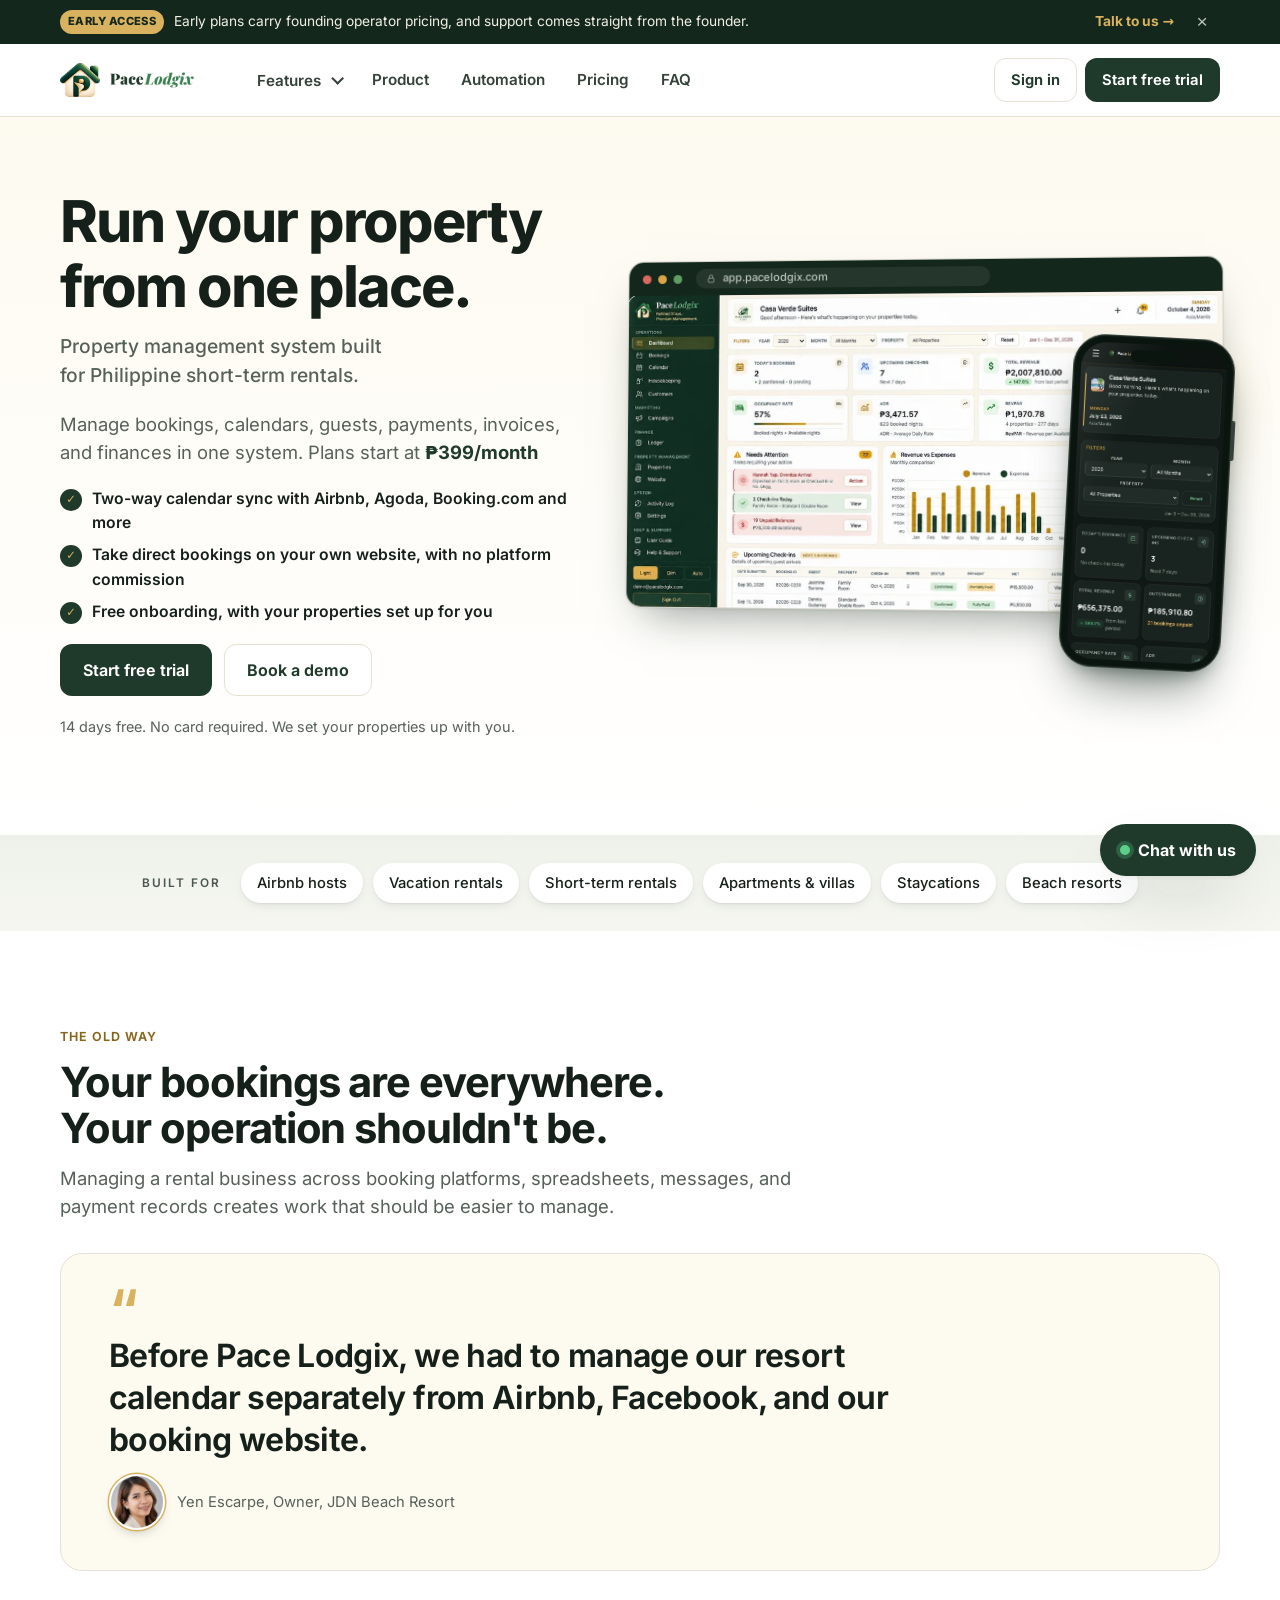
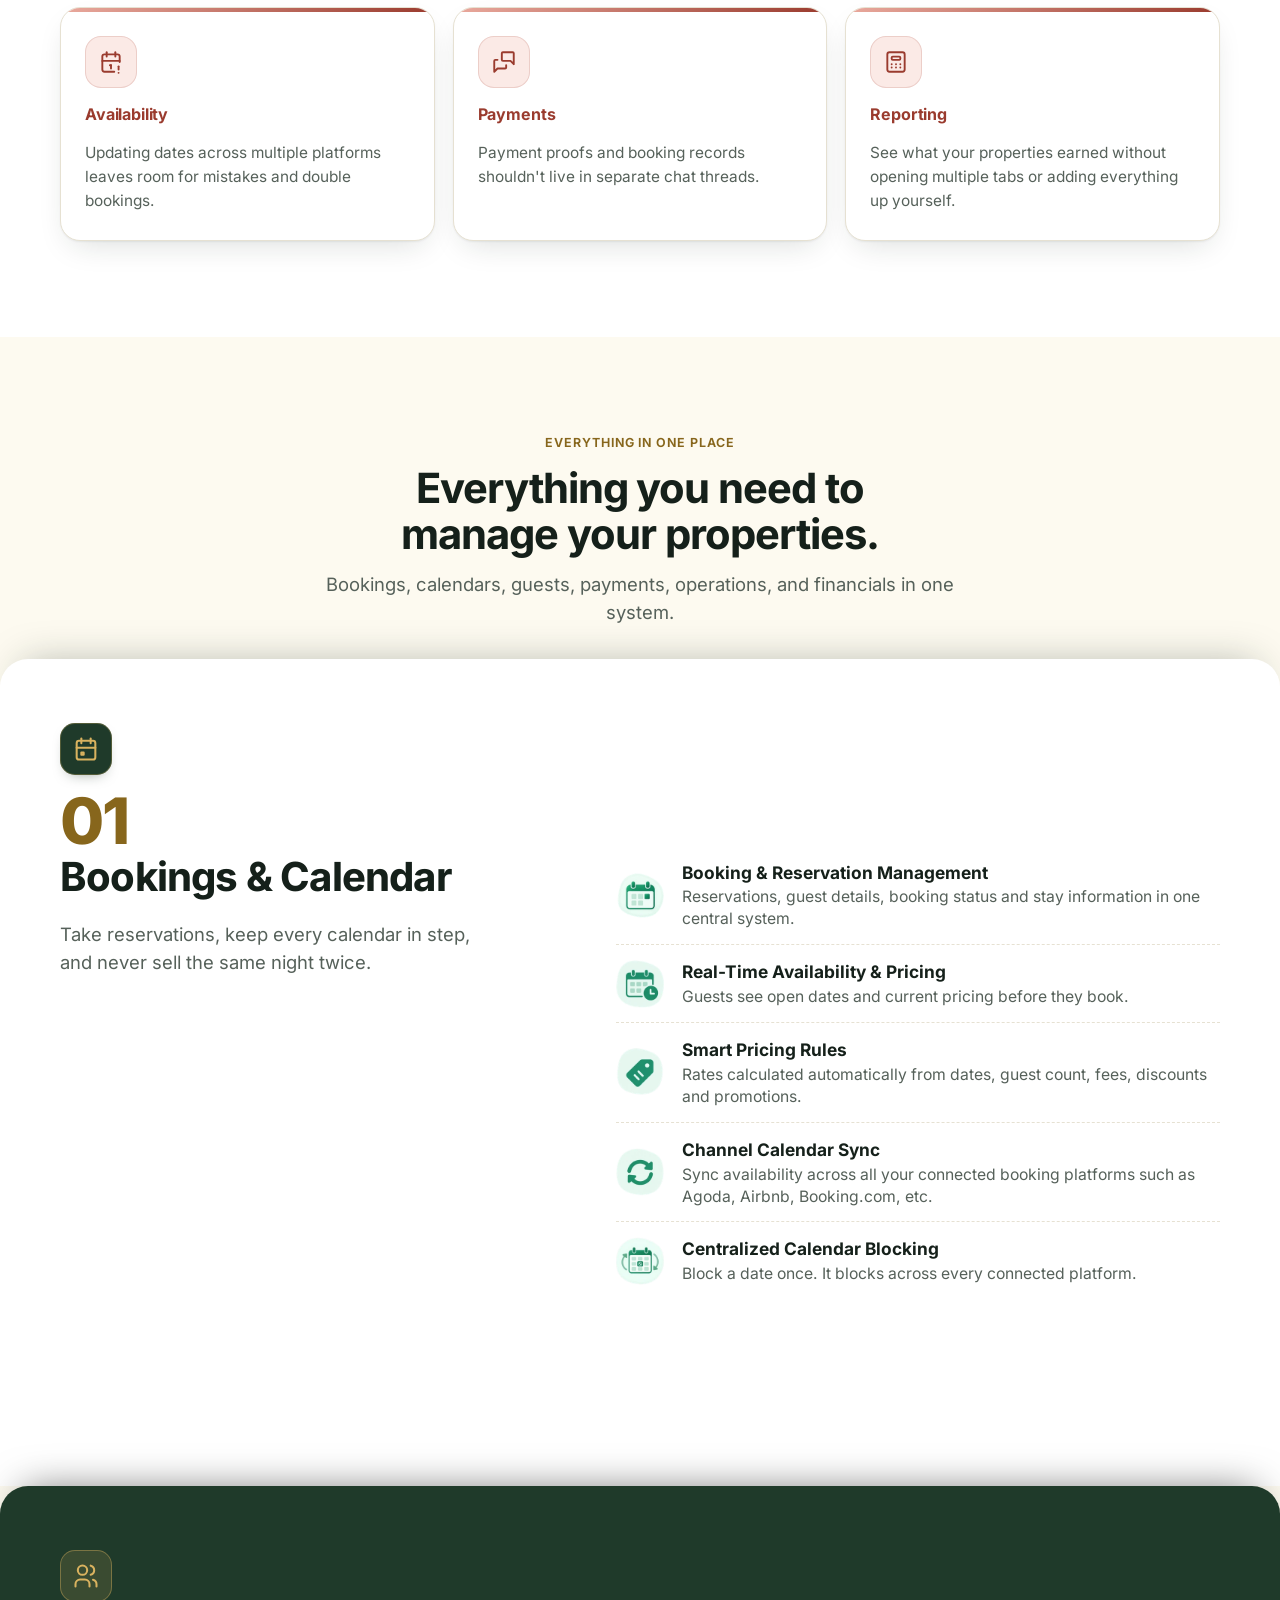
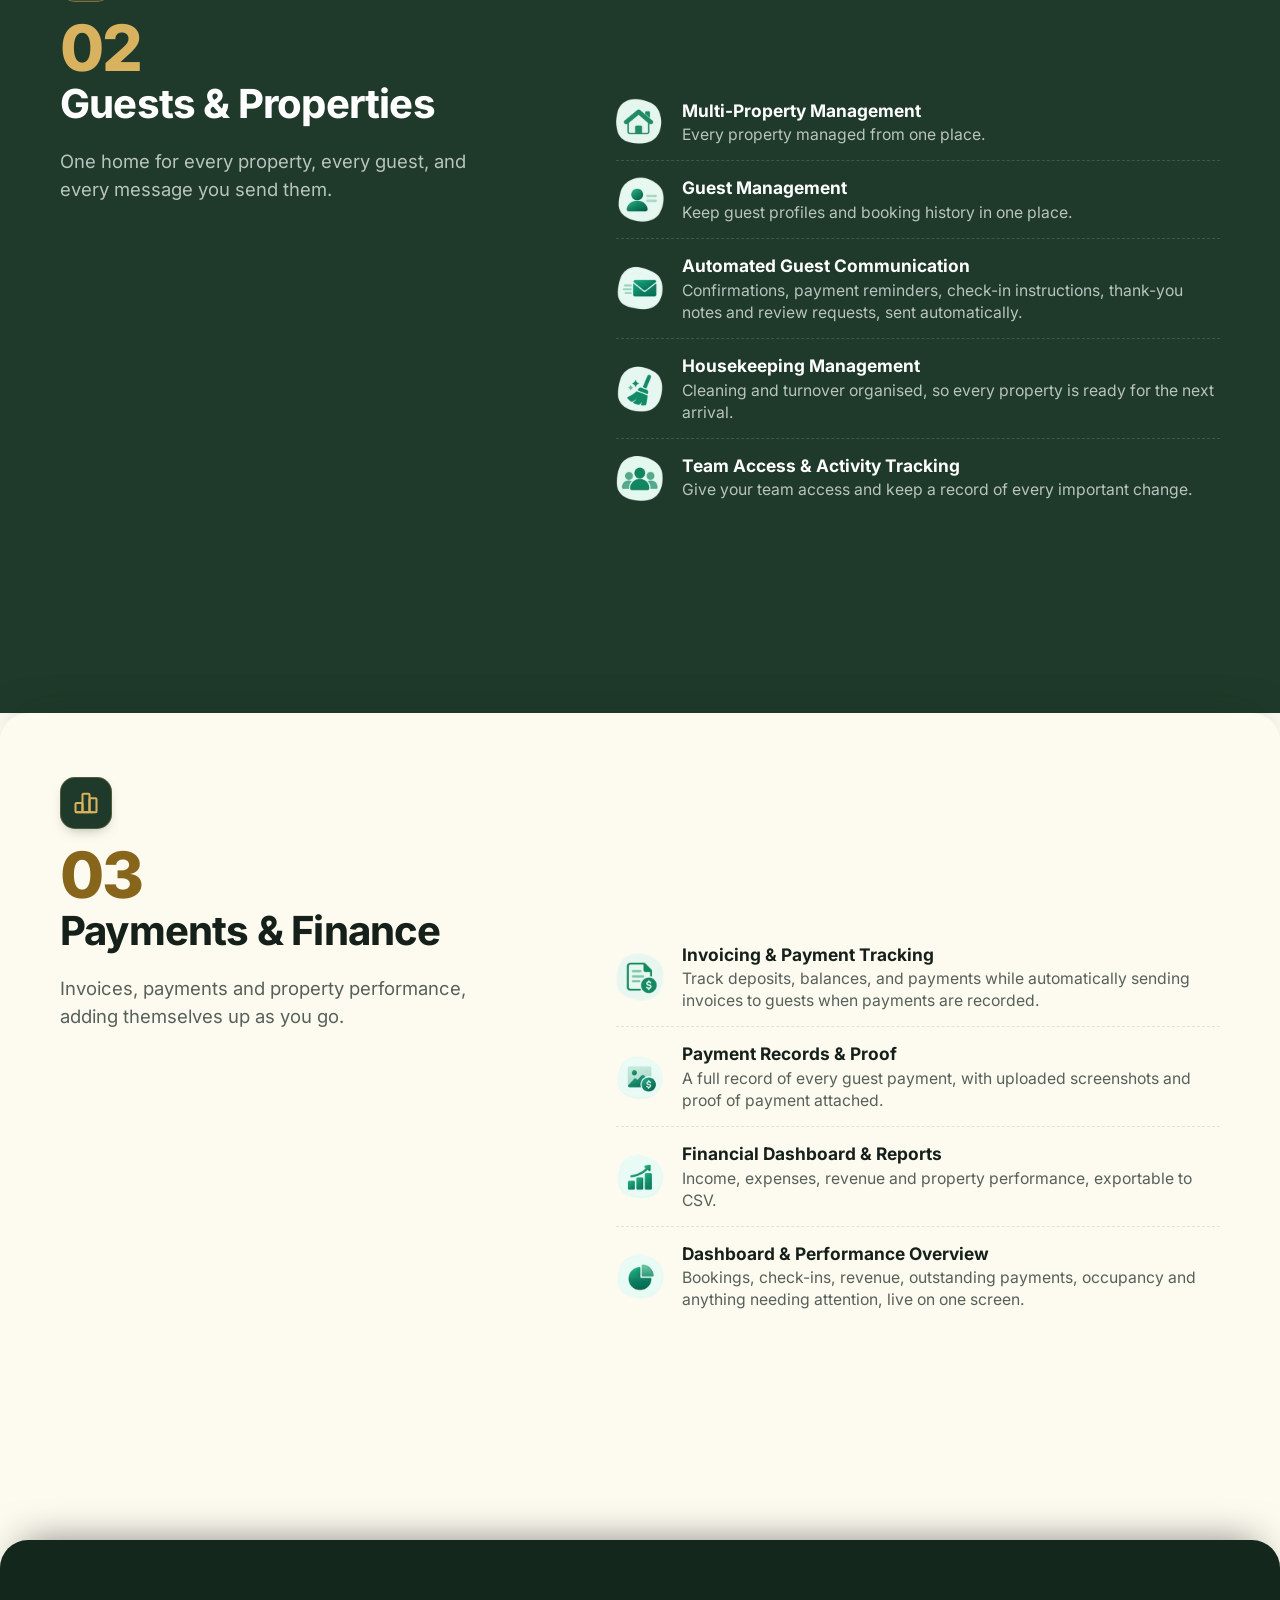
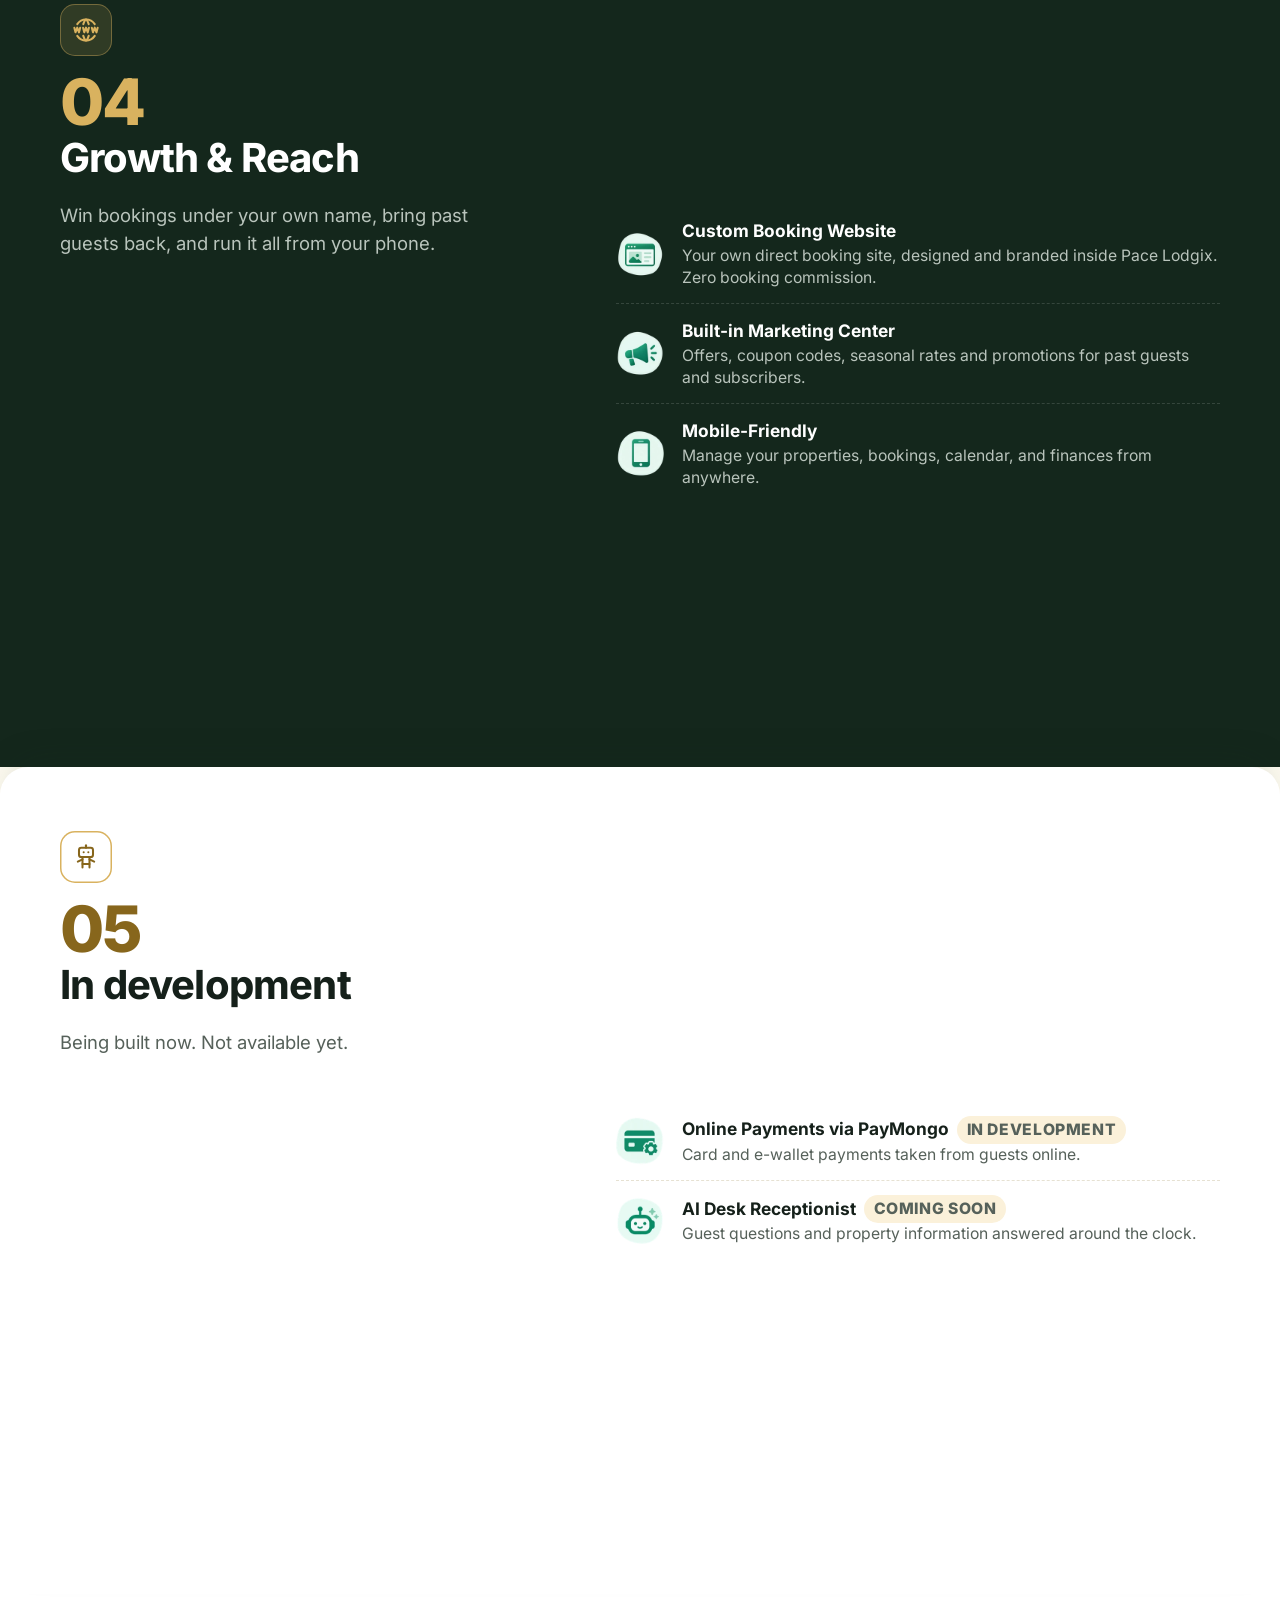
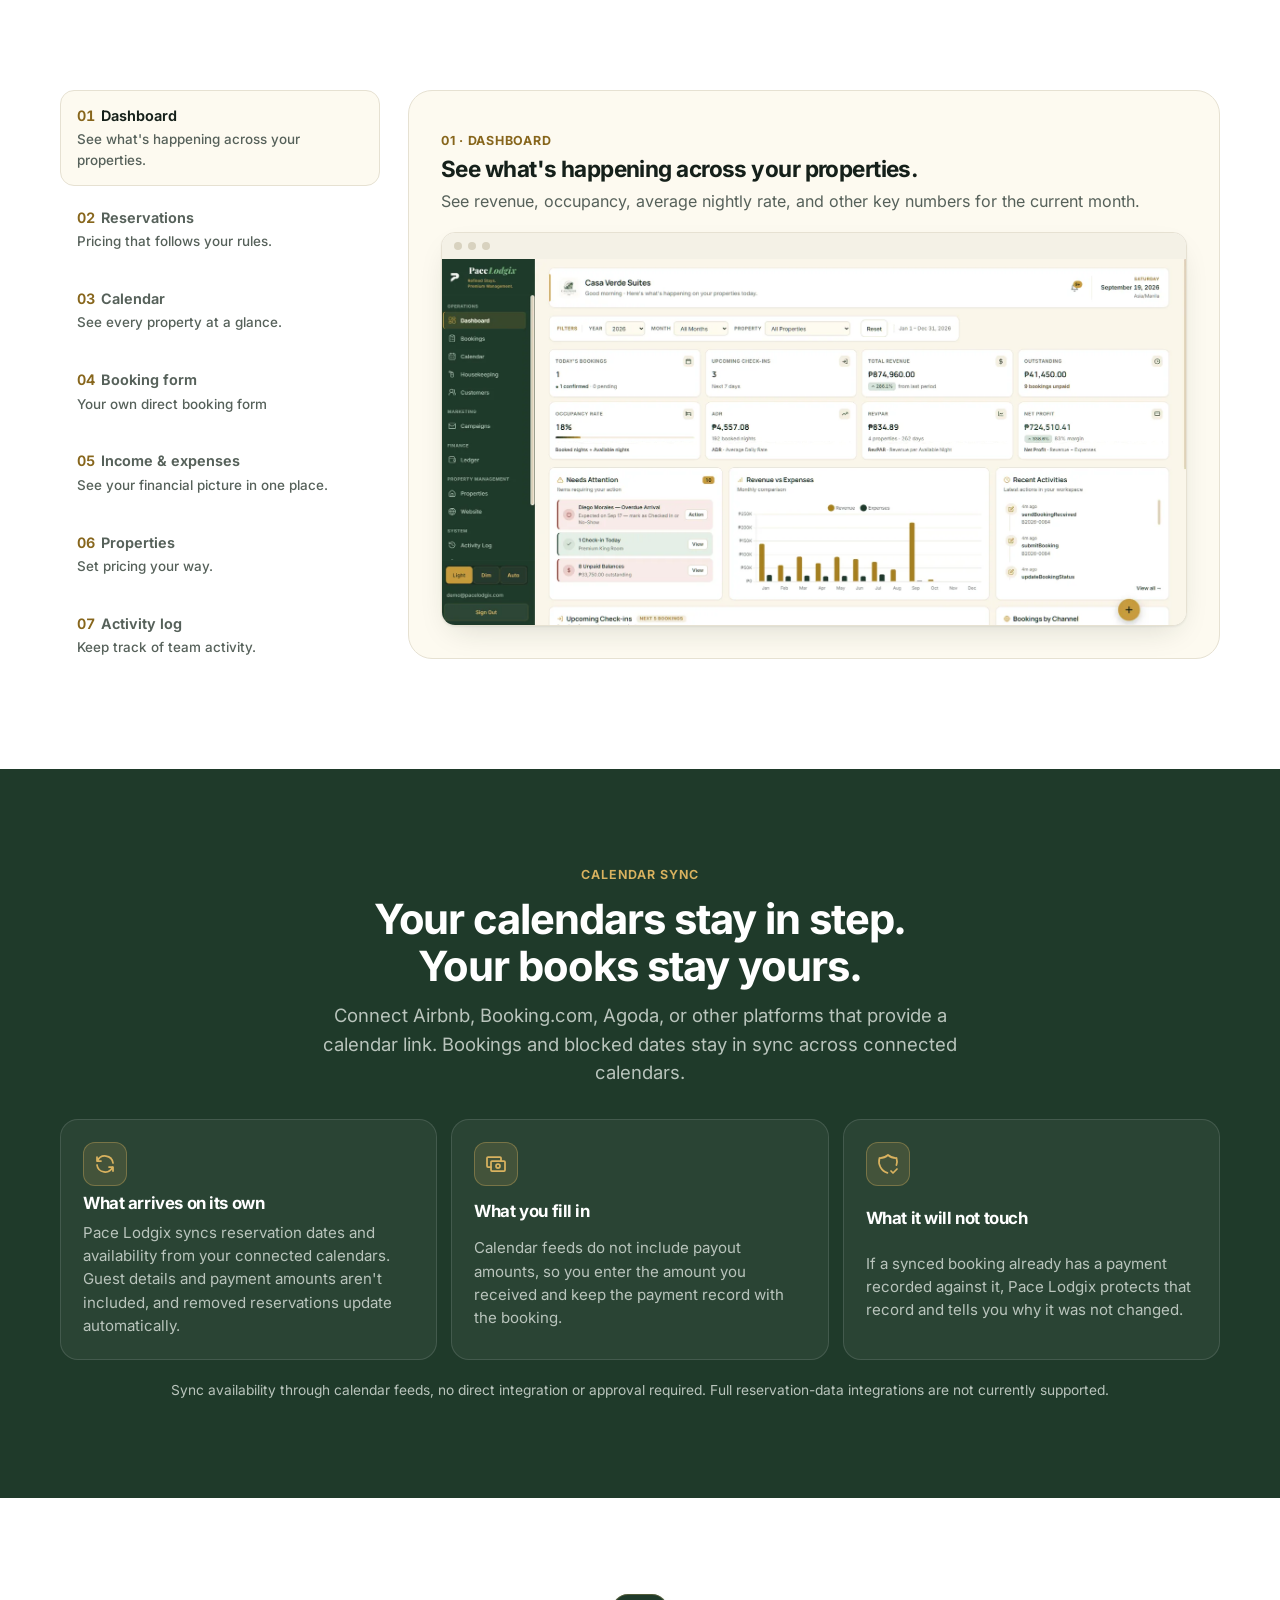
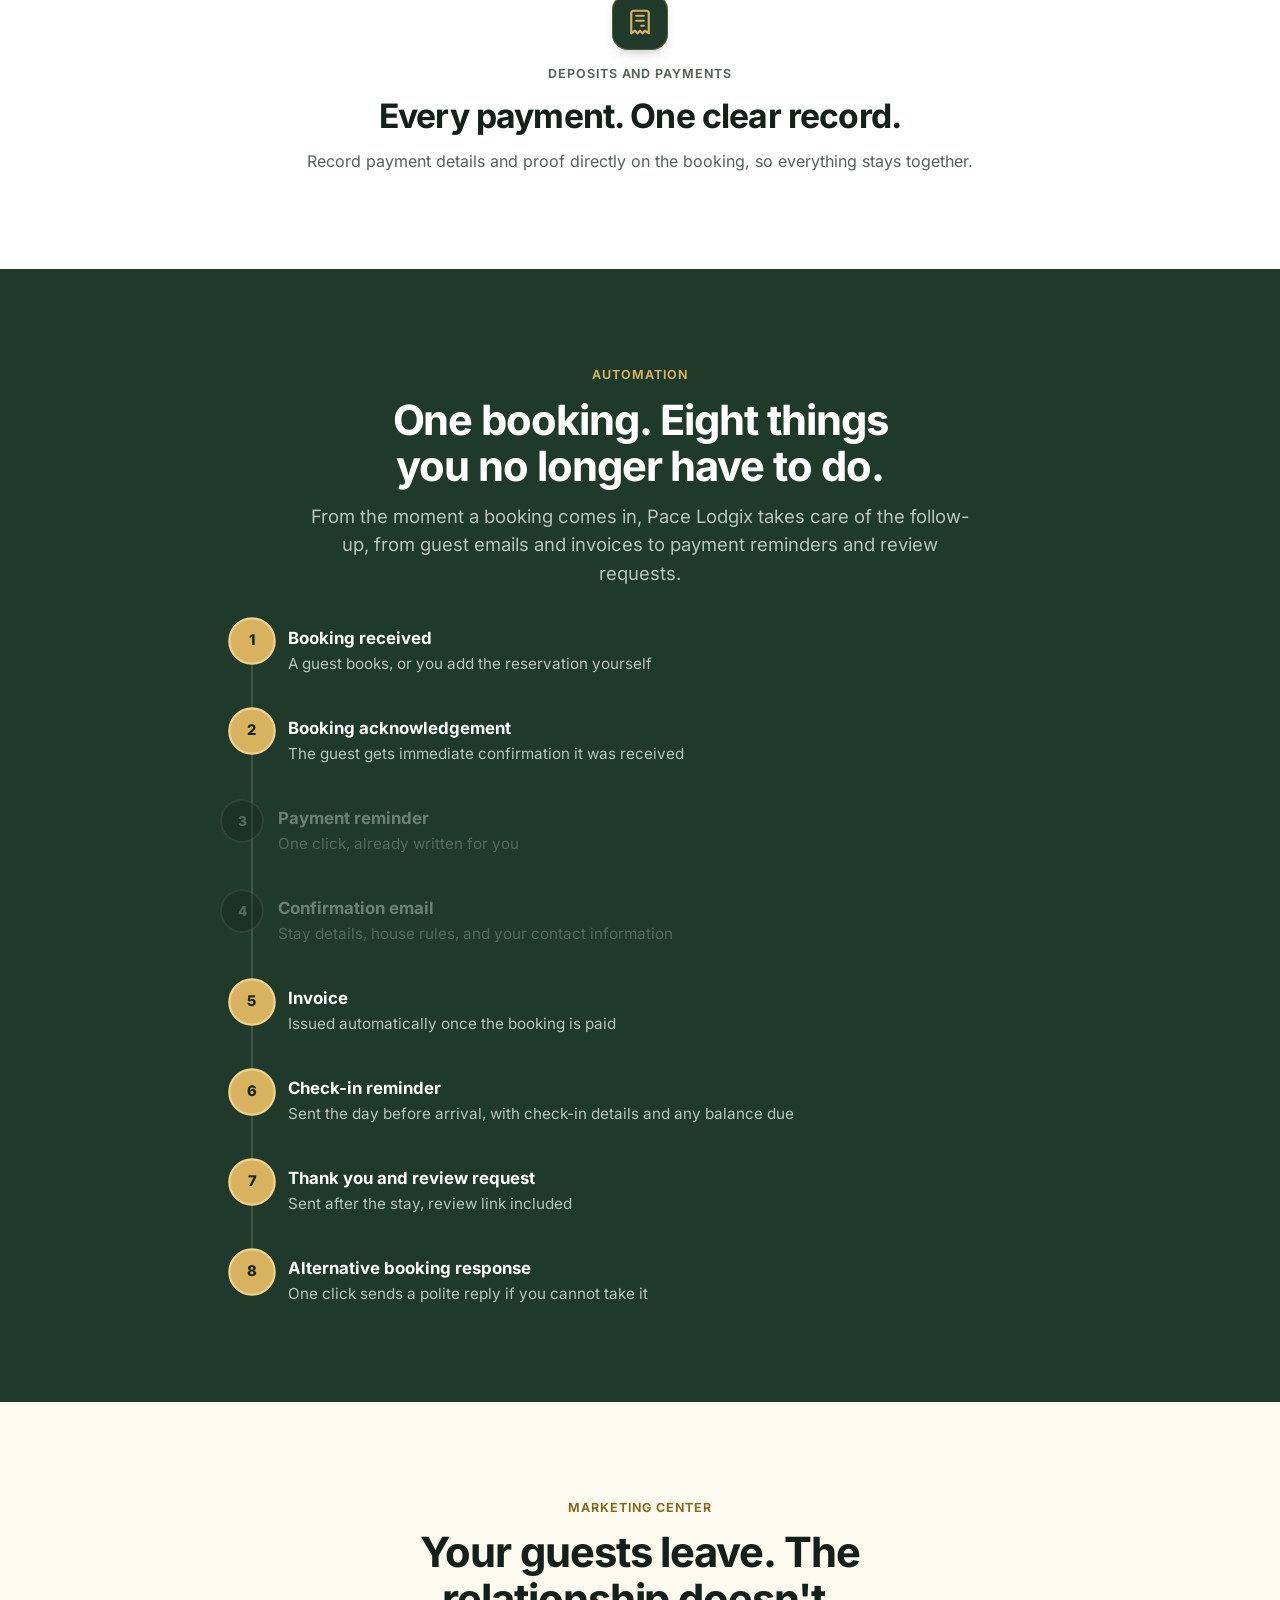
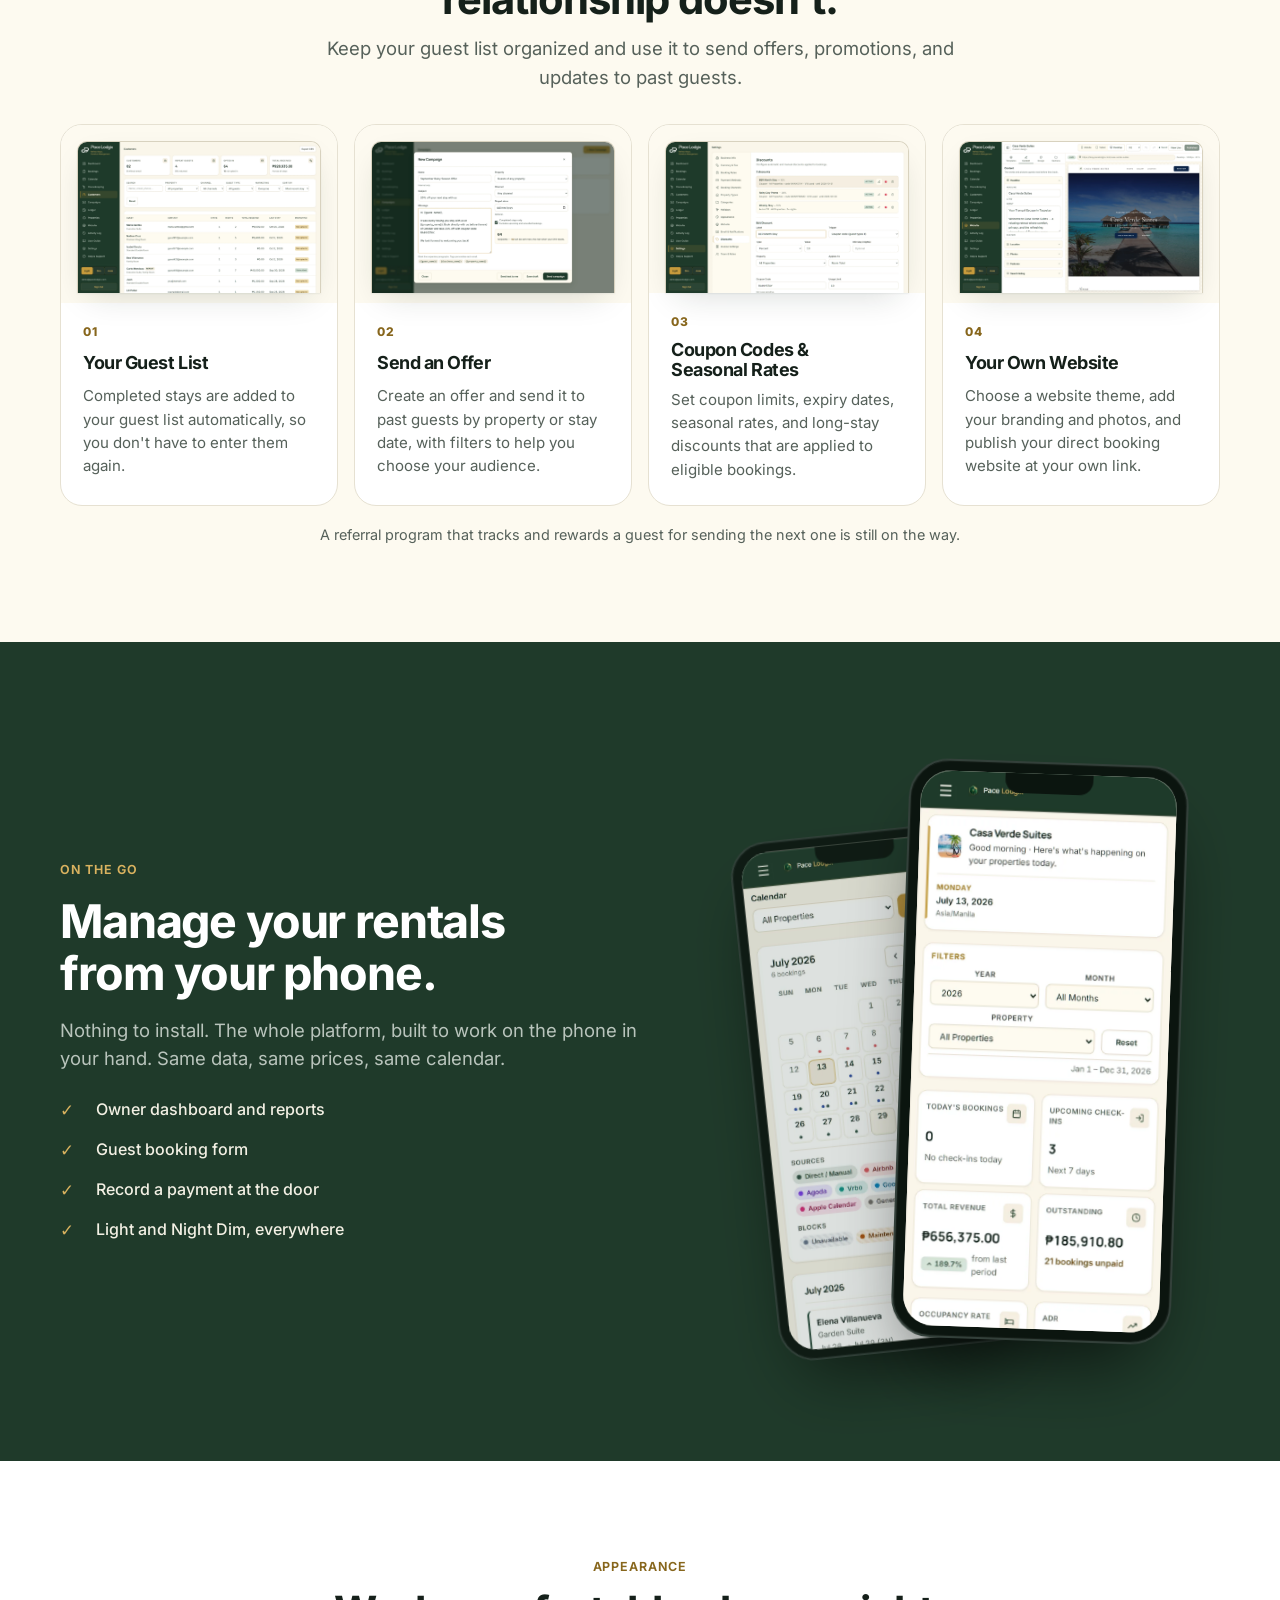
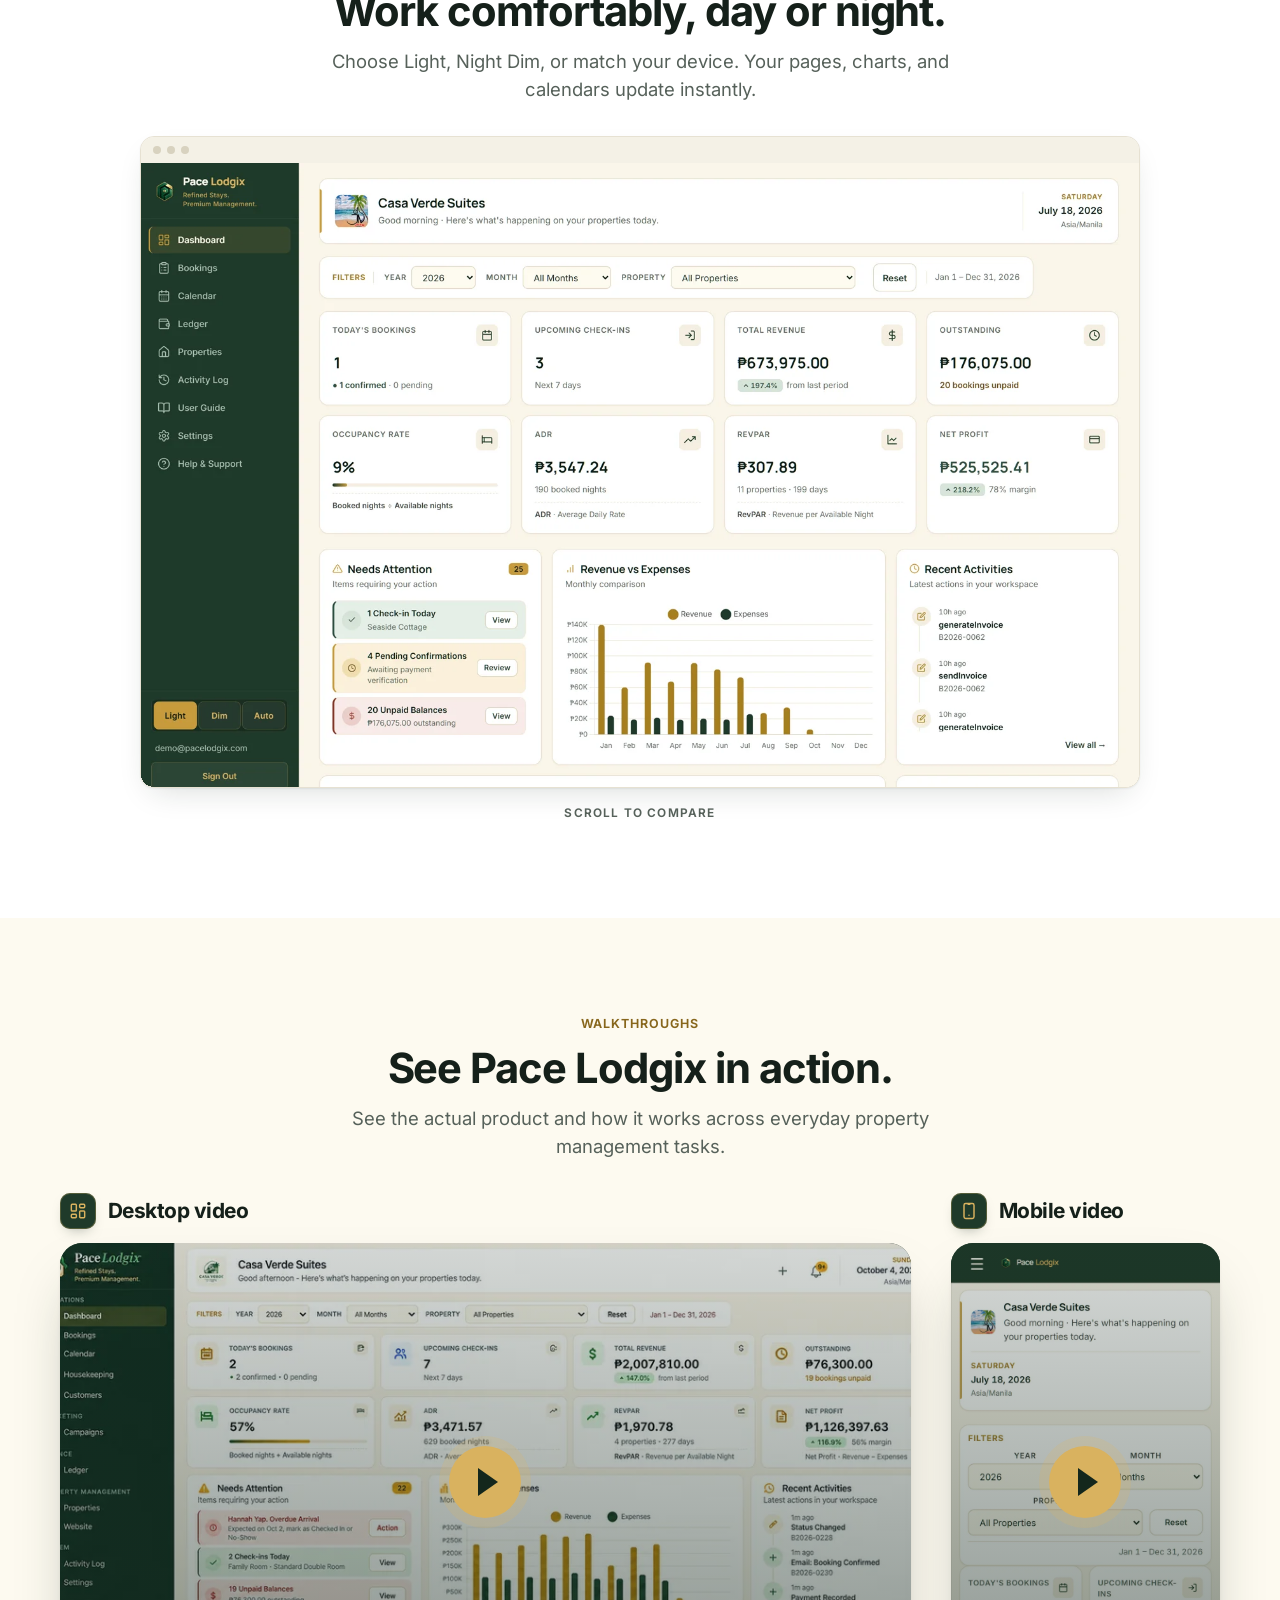
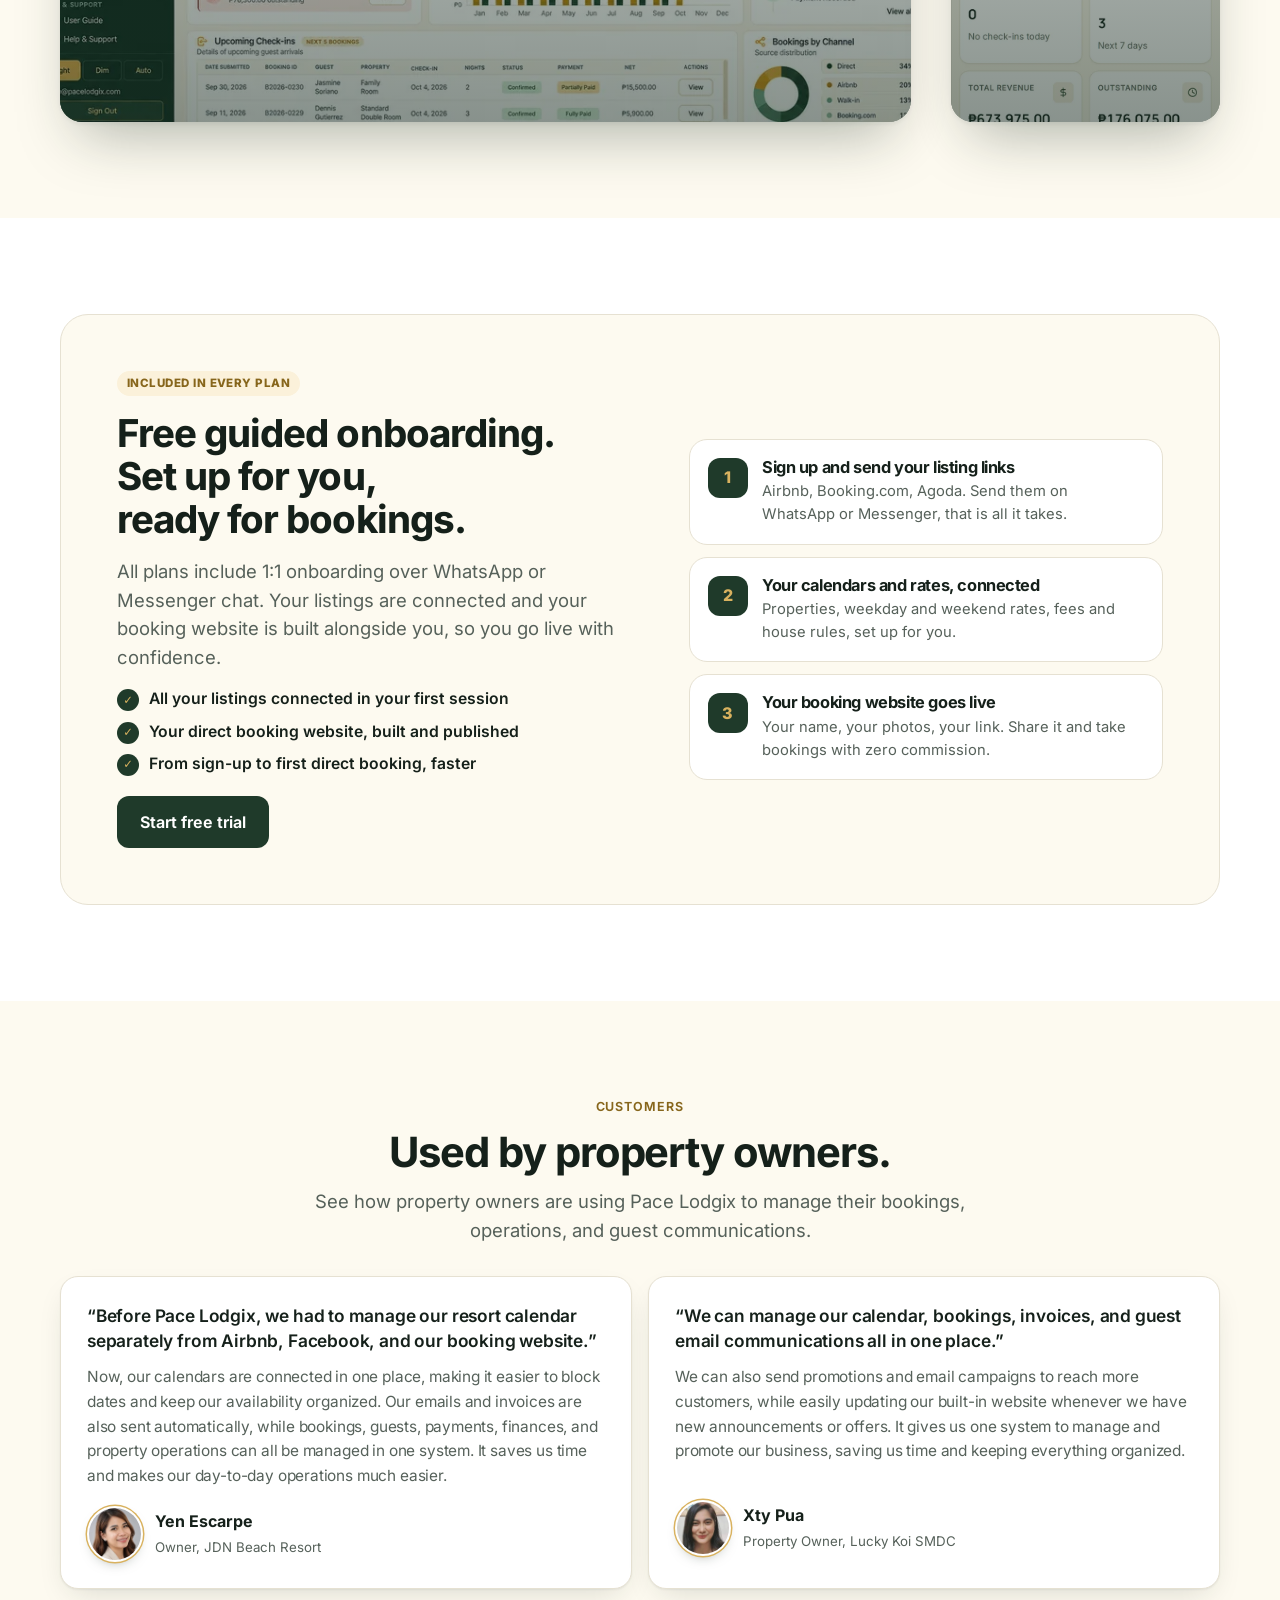
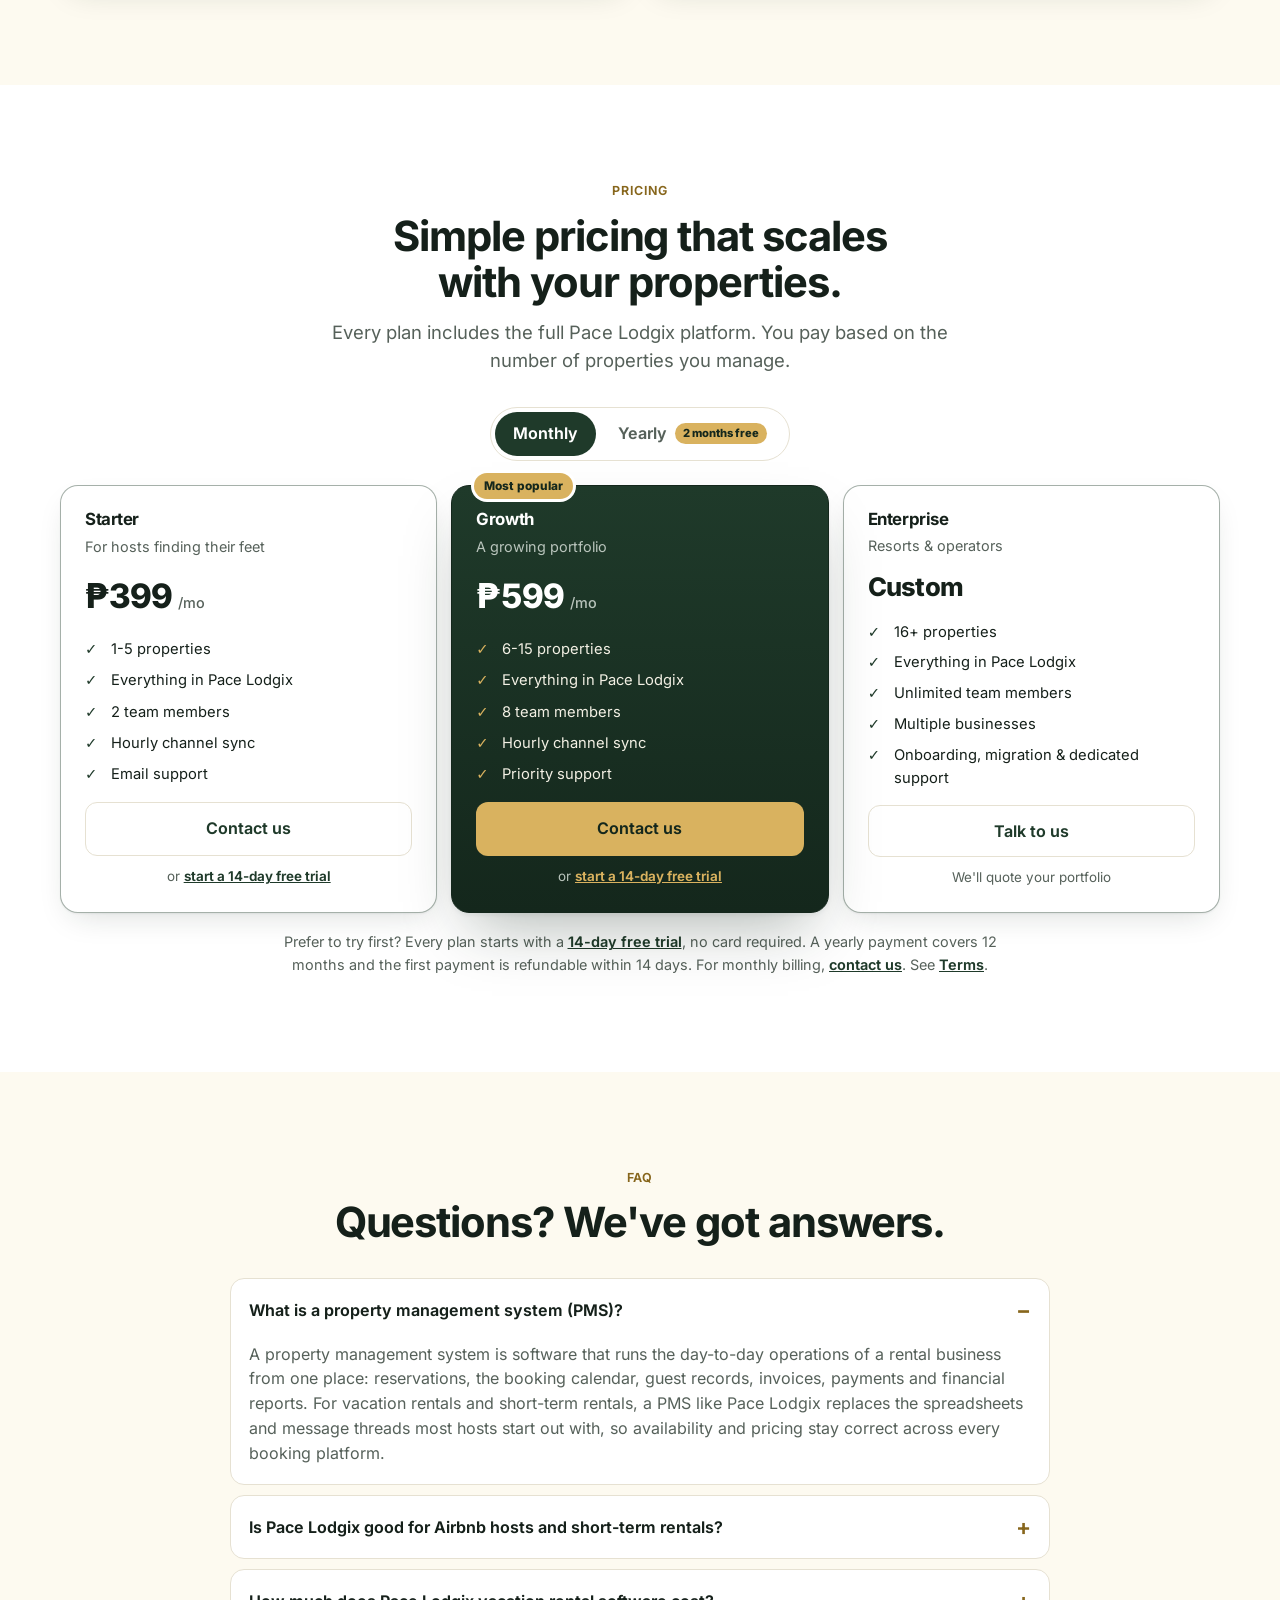
<file: index.html>
<!DOCTYPE html>
<html lang="en">
<head>
  <meta charset="UTF-8">
  <meta name="viewport" content="width=device-width, initial-scale=1.0">
  <title>Property Management System Philippines | Pace Lodgix PMS</title>
  <meta name="description" content="Property management software for Philippine vacation rentals, Airbnb hosts and resorts. Calendar sync with Airbnb, Agoda and Booking.com, every guest payment in one place, and your own commission-free booking site. From &#8369;399 a month.">
  <meta name="keywords" content="property management system Philippines, vacation rental software Philippines, Airbnb management software Philippines, resort booking system Philippines, PMS, channel manager, direct booking website">
  <link rel="canonical" href="https://pacelodgix.com/">
  <meta name="theme-color" content="#FDFAF0">
  <meta name="robots" content="index, follow, max-image-preview:large">

  <meta property="og:title" content="Vacation Rental Property Management Software &amp; PMS | Pace Lodgix">
  <meta property="og:description" content="A modern property management system for vacation rentals, Airbnb hosts and resorts. Bookings, two-way calendar sync, guest management, payments and financial reports. All in one platform.">
  <meta property="og:image" content="https://pacelodgix.com/assets/og-image.jpg">
  <meta property="og:image:width" content="1200">
  <meta property="og:image:height" content="630">
  <meta property="og:image:alt" content="The Pace Lodgix vacation rental property management dashboard on desktop and mobile.">
  <meta property="og:type" content="website">
  <meta property="og:url" content="https://pacelodgix.com/">
  <meta property="og:site_name" content="Pace Lodgix">
  <meta property="og:locale" content="en_PH">

  <meta name="twitter:card" content="summary_large_image">
  <meta name="twitter:title" content="Vacation Rental Property Management Software &amp; PMS | Pace Lodgix">
  <meta name="twitter:description" content="Manage bookings, calendar sync, guests, payments and financial reports for vacation rentals, Airbnb listings and resorts. All in one modern property management platform.">
  <meta name="twitter:image" content="https://pacelodgix.com/assets/og-image.jpg">

  <link rel="icon" href="assets/favicon-32.png" sizes="32x32">
  <link rel="icon" href="assets/logo-256.png" sizes="256x256">
  <link rel="apple-touch-icon" href="assets/apple-touch-icon.png">
  <link rel="preload" href="assets/fonts/inter-latin.woff2" as="font" type="font/woff2" crossorigin>
  <link rel="stylesheet" href="site.css">

  <script>try{if(localStorage.getItem('pl-beta-dismissed')==='1')document.documentElement.classList.add('beta-off');}catch(e){}</script>

  <script type="application/ld+json">
  {
    "@context": "https://schema.org",
    "@graph": [
      {
        "@type": "Organization",
        "@id": "https://pacelodgix.com/#organization",
        "name": "Pace Lodgix",
        "url": "https://pacelodgix.com/",
        "logo": "https://pacelodgix.com/assets/logo-256.png",
        "description": "Modern property management software for vacation rentals, Airbnb hosts, resorts and short-term rental businesses.",
        "slogan": "Refined Stays. Premium Management.",
        "areaServed": "PH",
        "email": "hello@pacelodgix.com",
        "contactPoint": {
          "@type": "ContactPoint",
          "contactType": "sales",
          "telephone": "+63-956-380-0054",
          "areaServed": "PH",
          "availableLanguage": ["en", "fil"]
        },
        "sameAs": ["https://www.facebook.com/pacedigitalworks"]
      },
      {
        "@type": "WebSite",
        "@id": "https://pacelodgix.com/#website",
        "url": "https://pacelodgix.com/",
        "name": "Pace Lodgix",
        "publisher": { "@id": "https://pacelodgix.com/#organization" },
        "inLanguage": "en"
      },
      {
        "@type": "SoftwareApplication",
        "@id": "https://pacelodgix.com/#software",
        "name": "Pace Lodgix",
        "applicationCategory": "BusinessApplication",
        "applicationSubCategory": "Property Management System",
        "operatingSystem": "Web",
        "url": "https://pacelodgix.com/",
        "publisher": { "@id": "https://pacelodgix.com/#organization" },
        "description": "Pace Lodgix is a vacation rental property management system (PMS) for Airbnb hosts, short-term rental operators, staycations, beach resorts, villas and apartments. It combines booking management, a reservation calendar, a channel manager with two-way sync, a direct booking website, guest management, automated invoices, payment tracking, financial reports and a property management dashboard in one platform.",
        "featureList": [
          "Booking management and reservation management",
          "Channel manager with real-time two-way calendar sync",
          "Commission-free direct booking website",
          "Guest management and automated guest emails",
          "Automated invoices and payment tracking",
          "Income and expense tracking with financial reports and Excel export",
          "Property management dashboard with occupancy and KPI monitoring",
          "Multi-property management and role-based team access",
          "Mobile-friendly short-term rental software"
        ],
        "offers": [
          {
            "@type": "Offer",
            "name": "Starter monthly",
            "price": "399",
            "priceCurrency": "PHP",
            "availability": "https://schema.org/InStock",
            "priceSpecification": {
              "@type": "UnitPriceSpecification",
              "price": "399",
              "priceCurrency": "PHP",
              "billingDuration": 1,
              "billingIncrement": 1,
              "unitCode": "MON"
            },
            "description": "1-5 properties. The full platform, 2 team members, hourly channel sync, email support. 14-day free trial, no card required."
          },
          {
            "@type": "Offer",
            "name": "Starter yearly",
            "price": "3990",
            "priceCurrency": "PHP",
            "availability": "https://schema.org/InStock",
            "priceSpecification": {
              "@type": "UnitPriceSpecification",
              "price": "3990",
              "priceCurrency": "PHP",
              "billingDuration": 12,
              "billingIncrement": 1,
              "unitCode": "MON"
            },
            "description": "1-5 properties, billed once for twelve months, two months free versus paying monthly."
          },
          {
            "@type": "Offer",
            "name": "Growth monthly",
            "price": "599",
            "priceCurrency": "PHP",
            "availability": "https://schema.org/InStock",
            "priceSpecification": {
              "@type": "UnitPriceSpecification",
              "price": "599",
              "priceCurrency": "PHP",
              "billingDuration": 1,
              "billingIncrement": 1,
              "unitCode": "MON"
            },
            "description": "6-15 properties. The full platform, 8 team members, hourly channel sync, priority support. 14-day free trial, no card required. Introductory price."
          },
          {
            "@type": "Offer",
            "name": "Growth yearly",
            "price": "5990",
            "priceCurrency": "PHP",
            "availability": "https://schema.org/InStock",
            "priceSpecification": {
              "@type": "UnitPriceSpecification",
              "price": "5990",
              "priceCurrency": "PHP",
              "billingDuration": 12,
              "billingIncrement": 1,
              "unitCode": "MON"
            },
            "description": "6-15 properties, billed once for twelve months, two months free versus paying monthly. Introductory price."
          }
        ]
      },
      {
        "@type": "FAQPage",
        "@id": "https://pacelodgix.com/#faq",
        "mainEntity": [
          {
            "@type": "Question",
            "name": "What is a property management system (PMS)?",
            "acceptedAnswer": { "@type": "Answer", "text": "A property management system (PMS) is software that runs the day-to-day operations of a rental business from one place: reservations, the booking calendar, guest records, invoices, payments and financial reports. For vacation rentals and short-term rentals, a PMS like Pace Lodgix replaces the spreadsheets and message threads most hosts start out with, so availability and pricing stay correct across every booking platform." }
          },
          {
            "@type": "Question",
            "name": "Is Pace Lodgix good for Airbnb hosts and short-term rentals?",
            "acceptedAnswer": { "@type": "Answer", "text": "Yes. Pace Lodgix is vacation rental software built for Airbnb hosts, short-term rental operators, staycations, villas, apartments and beach resorts. It works alongside the platforms you already list on, syncing your calendar both ways so the same dates are never sold twice, while giving you a commission-free direct booking page of your own." }
          },
          {
            "@type": "Question",
            "name": "How much does Pace Lodgix vacation rental software cost?",
            "acceptedAnswer": { "@type": "Answer", "text": "Plans start at ₱399 per month for 1-5 properties and ₱599 per month for 6-15 properties, with custom pricing for 16 or more. Paying yearly costs ₱3,990 or ₱5,990 and saves two months. Every plan includes the full platform, with no feature paywalls, you pay for the number of properties you run. Each plan starts with a 14-day free trial and no card is required." }
          },
          {
            "@type": "Question",
            "name": "How do I pay for Pace Lodgix, and can I use GCash?",
            "acceptedAnswer": { "@type": "Answer", "text": "Yes. GCash, Maya, GrabPay, Visa, Mastercard and online bank transfer are all accepted. Choose a yearly plan and you finish on our payment provider's secure hosted checkout page; card details are entered there and never on the Pace Lodgix website, so they never reach our servers. A yearly payment covers 12 months and the first payment is refundable within 14 days. For monthly billing, contact us and we will set it up." }
          },
          {
            "@type": "Question",
            "name": "Do I have to stop using Airbnb or Booking.com?",
            "acceptedAnswer": { "@type": "Answer", "text": "No. Pace Lodgix syncs your calendar with them. Connect each platform's calendar link and availability stays in step both ways. A booking on Airbnb blocks the dates here, and a direct booking here blocks them there." }
          },
          {
            "@type": "Question",
            "name": "Does a booking from Airbnb arrive with the guest name and the amount?",
            "acceptedAnswer": { "@type": "Answer", "text": "Partly, and it depends on the platform. Connecting a calendar link brings the reservation and its dates across on its own and blocks the night here, tagged with the platform it came from. Some sites publish the guest name in that feed and it arrives with it; Airbnb usually does not. No platform publishes the payout in a calendar link, so you enter what you were paid. That takes a moment per booking and keeps your records under your control." }
          },
          {
            "@type": "Question",
            "name": "Can guests book directly, without a platform commission?",
            "acceptedAnswer": { "@type": "Answer", "text": "Yes. Every business gets its own booking page and link. A guest picks dates, sees the live price, and submits. It arrives as Pending and nothing is confirmed until you approve it." }
          },
          {
            "@type": "Question",
            "name": "Can my guests pay by card on my booking page?",
            "acceptedAnswer": { "@type": "Answer", "text": "Not yet. Today a guest pays by GCash, bank transfer or cash and attaches the proof on the booking form, and you confirm it in one tap. Online card and e-wallet payment is in build. When it arrives you will connect your own payment account, so the money goes straight to you and Pace Lodgix never holds it or takes a share of a booking." }
          },
          {
            "@type": "Question",
            "name": "Does it handle weekend, holiday and long-stay pricing?",
            "acceptedAnswer": { "@type": "Answer", "text": "Yes, plus per-guest-count brackets, cleaning fees, extra-head charges, automatic length-of-stay discounts and platform commission. You set the rules once and the price computes itself on every booking." }
          },
          {
            "@type": "Question",
            "name": "Can my staff use it without seeing everything?",
            "acceptedAnswer": { "@type": "Answer", "text": "Yes. Invite your team as owner, manager or staff. Deletion is owner-gated and every change lands in the activity log with a name and a timestamp." }
          },
          {
            "@type": "Question",
            "name": "Is my data separated from other businesses?",
            "acceptedAnswer": { "@type": "Answer", "text": "Yes, enforced in the database itself, not only in the app. Every row is scoped to your business and the security policy is checked on every single query." }
          },
          {
            "@type": "Question",
            "name": "What does onboarding look like?",
            "acceptedAnswer": { "@type": "Answer", "text": "Hands-on. We set your properties, rates and channels up with you, so the first thing you see is your own business, not an empty screen." }
          }
        ]
      }
    ]
  }
  </script>
</head>
<body>
<svg width="0" height="0" style="position:absolute" aria-hidden="true"><symbol id="i-calendar-event" viewBox="0 0 24 24"><path d="M4 7a2 2 0 0 1 2 -2h12a2 2 0 0 1 2 2v12a2 2 0 0 1 -2 2h-12a2 2 0 0 1 -2 -2l0 -12" /> <path d="M16 3l0 4" /> <path d="M8 3l0 4" /> <path d="M4 11l16 0" /> <path d="M8 15h2v2h-2l0 -2" /></symbol><symbol id="i-cash" viewBox="0 0 24 24"><path d="M7 15h-3a1 1 0 0 1 -1 -1v-8a1 1 0 0 1 1 -1h12a1 1 0 0 1 1 1v3" /> <path d="M7 10a1 1 0 0 1 1 -1h12a1 1 0 0 1 1 1v8a1 1 0 0 1 -1 1h-12a1 1 0 0 1 -1 -1l0 -8" /> <path d="M12 14a2 2 0 1 0 4 0a2 2 0 0 0 -4 0" /></symbol><symbol id="i-chart-bar" viewBox="0 0 24 24"><path d="M3 13a1 1 0 0 1 1 -1h4a1 1 0 0 1 1 1v6a1 1 0 0 1 -1 1h-4a1 1 0 0 1 -1 -1l0 -6" /> <path d="M15 9a1 1 0 0 1 1 -1h4a1 1 0 0 1 1 1v10a1 1 0 0 1 -1 1h-4a1 1 0 0 1 -1 -1l0 -10" /> <path d="M9 5a1 1 0 0 1 1 -1h4a1 1 0 0 1 1 1v14a1 1 0 0 1 -1 1h-4a1 1 0 0 1 -1 -1l0 -14" /> <path d="M4 20h14" /></symbol><symbol id="i-device-mobile" viewBox="0 0 24 24"><path d="M6 5a2 2 0 0 1 2 -2h8a2 2 0 0 1 2 2v14a2 2 0 0 1 -2 2h-8a2 2 0 0 1 -2 -2v-14" /> <path d="M11 4h2" /> <path d="M12 17v.01" /></symbol><symbol id="i-file-invoice" viewBox="0 0 24 24"><path d="M14 3v4a1 1 0 0 0 1 1h4" /> <path d="M17 21h-10a2 2 0 0 1 -2 -2v-14a2 2 0 0 1 2 -2h7l5 5v11a2 2 0 0 1 -2 2" /> <path d="M9 7l1 0" /> <path d="M9 13l6 0" /> <path d="M13 17l2 0" /></symbol><symbol id="i-layout-dashboard" viewBox="0 0 24 24"><path d="M5 4h4a1 1 0 0 1 1 1v6a1 1 0 0 1 -1 1h-4a1 1 0 0 1 -1 -1v-6a1 1 0 0 1 1 -1" /> <path d="M5 16h4a1 1 0 0 1 1 1v2a1 1 0 0 1 -1 1h-4a1 1 0 0 1 -1 -1v-2a1 1 0 0 1 1 -1" /> <path d="M15 12h4a1 1 0 0 1 1 1v6a1 1 0 0 1 -1 1h-4a1 1 0 0 1 -1 -1v-6a1 1 0 0 1 1 -1" /> <path d="M15 4h4a1 1 0 0 1 1 1v2a1 1 0 0 1 -1 1h-4a1 1 0 0 1 -1 -1v-2a1 1 0 0 1 1 -1" /></symbol><symbol id="i-mail-fast" viewBox="0 0 24 24"><path d="M3 7h3" /> <path d="M3 11h2" /> <path d="M9.02 8.801l-.6 6a2 2 0 0 0 1.99 2.199h7.98a2 2 0 0 0 1.99 -1.801l.6 -6a2 2 0 0 0 -1.99 -2.199h-7.98a2 2 0 0 0 -1.99 1.801" /> <path d="M9.8 7.5l2.982 3.28a3 3 0 0 0 4.238 .202l3.28 -2.982" /></symbol><symbol id="i-receipt" viewBox="0 0 24 24"><path d="M5 21v-16a2 2 0 0 1 2 -2h10a2 2 0 0 1 2 2v16l-3 -2l-2 2l-2 -2l-2 2l-2 -2l-3 2m4 -14h6m-6 4h6m-2 4h2" /></symbol><symbol id="i-calendar-exclamation" viewBox="0 0 24 24"><path d="M15 21h-9a2 2 0 0 1 -2 -2v-12a2 2 0 0 1 2 -2h12a2 2 0 0 1 2 2v5" /> <path d="M16 3v4" /> <path d="M8 3v4" /> <path d="M4 11h16" /> <path d="M11 15h1" /> <path d="M12 15v3" /> <path d="M19 16v3" /> <path d="M19 22v.01" /></symbol><symbol id="i-messages" viewBox="0 0 24 24"><path d="M21 14l-3 -3h-7a1 1 0 0 1 -1 -1v-6a1 1 0 0 1 1 -1h9a1 1 0 0 1 1 1v10" /> <path d="M14 15v2a1 1 0 0 1 -1 1h-7l-3 3v-10a1 1 0 0 1 1 -1h2" /></symbol><symbol id="i-calculator" viewBox="0 0 24 24"><path d="M4 5a2 2 0 0 1 2 -2h12a2 2 0 0 1 2 2v14a2 2 0 0 1 -2 2h-12a2 2 0 0 1 -2 -2l0 -14" /> <path d="M8 8a1 1 0 0 1 1 -1h6a1 1 0 0 1 1 1v1a1 1 0 0 1 -1 1h-6a1 1 0 0 1 -1 -1l0 -1" /> <path d="M8 14l0 .01" /> <path d="M12 14l0 .01" /> <path d="M16 14l0 .01" /> <path d="M8 17l0 .01" /> <path d="M12 17l0 .01" /> <path d="M16 17l0 .01" /></symbol><symbol id="i-refresh" viewBox="0 0 24 24"><path d="M20 11a8.1 8.1 0 0 0 -15.5 -2m-.5 -4v4h4" /> <path d="M4 13a8.1 8.1 0 0 0 15.5 2m.5 4v-4h-4" /></symbol><symbol id="i-robot" viewBox="0 0 24 24"><path d="M6 6a2 2 0 0 1 2 -2h8a2 2 0 0 1 2 2v4a2 2 0 0 1 -2 2h-8a2 2 0 0 1 -2 -2l0 -4" /> <path d="M12 2v2" /> <path d="M9 12v9" /> <path d="M15 12v9" /> <path d="M5 16l4 -2" /> <path d="M15 14l4 2" /> <path d="M9 18h6" /> <path d="M10 8v.01" /> <path d="M14 8v.01" /></symbol><symbol id="i-shield-check" viewBox="0 0 24 24"><path d="M11.46 20.846a12 12 0 0 1 -7.96 -14.846a12 12 0 0 0 8.5 -3a12 12 0 0 0 8.5 3a12 12 0 0 1 -.09 7.06" /> <path d="M15 19l2 2l4 -4" /></symbol><symbol id="i-speakerphone" viewBox="0 0 24 24"><path d="M18 8a3 3 0 0 1 0 6" /> <path d="M10 8v11a1 1 0 0 1 -1 1h-1a1 1 0 0 1 -1 -1v-5" /> <path d="M12 8l4.524 -3.77a.9 .9 0 0 1 1.476 .692v12.156a.9 .9 0 0 1 -1.476 .692l-4.524 -3.77h-8a1 1 0 0 1 -1 -1v-4a1 1 0 0 1 1 -1h8" /></symbol><symbol id="i-users" viewBox="0 0 24 24"><path d="M5 7a4 4 0 1 0 8 0a4 4 0 1 0 -8 0" /> <path d="M3 21v-2a4 4 0 0 1 4 -4h4a4 4 0 0 1 4 4v2" /> <path d="M16 3.13a4 4 0 0 1 0 7.75" /> <path d="M21 21v-2a4 4 0 0 0 -3 -3.85" /></symbol><symbol id="i-users-group" viewBox="0 0 24 24"><path d="M10 13a2 2 0 1 0 4 0a2 2 0 0 0 -4 0" /> <path d="M8 21v-1a2 2 0 0 1 2 -2h4a2 2 0 0 1 2 2v1" /> <path d="M15 5a2 2 0 1 0 4 0a2 2 0 0 0 -4 0" /> <path d="M17 10h2a2 2 0 0 1 2 2v1" /> <path d="M5 5a2 2 0 1 0 4 0a2 2 0 0 0 -4 0" /> <path d="M3 13v-1a2 2 0 0 1 2 -2h2" /></symbol><symbol id="i-world-www" viewBox="0 0 24 24"><path d="M19.5 7a9 9 0 0 0 -7.5 -4a8.991 8.991 0 0 0 -7.484 4" /> <path d="M11.5 3a16.989 16.989 0 0 0 -1.826 4" /> <path d="M12.5 3a16.989 16.989 0 0 1 1.828 4" /> <path d="M19.5 17a9 9 0 0 1 -7.5 4a8.991 8.991 0 0 1 -7.484 -4" /> <path d="M11.5 21a16.989 16.989 0 0 1 -1.826 -4" /> <path d="M12.5 21a16.989 16.989 0 0 0 1.828 -4" /> <path d="M2 10l1 4l1.5 -4l1.5 4l1 -4" /> <path d="M17 10l1 4l1.5 -4l1.5 4l1 -4" /> <path d="M9.5 10l1 4l1.5 -4l1.5 4l1 -4" /></symbol></svg>
<div class="beta" id="beta">
  <div class="wrap">
    <span class="tag">Early access</span>
    <span class="long">Early plans carry founding operator pricing, and support comes straight from the founder.</span>
    <span class="short">You get founder support.</span>
    <a href="#cta">Talk to us &rarr;</a>
    <button type="button" aria-label="Close" onclick="document.documentElement.classList.add('beta-off');try{localStorage.setItem('pl-beta-dismissed','1')}catch(e){}">&times;</button>
  </div>
</div>

<header class="hdr">
  <div class="wrap">
    <a class="brand" href="#top" aria-label="Pace Lodgix home">
      <img class="mark" src="assets/logo-mark.png" alt="" width="40" height="34">
      <img class="word" src="assets/wordmark-forest.png" alt="Pace Lodgix" width="92" height="18">
    </a>
    <nav class="nav" aria-label="Main">
      <div class="has-mega">
        <button type="button" id="megaBtn" aria-expanded="false" aria-controls="mega">Features</button>
        <div class="mega" id="mega" hidden>
          <a href="#features"><span class="bi"><svg aria-hidden="true"><use href="#i-calendar-event"/></svg></span><b>Bookings &amp; Calendar</b><small>Take reservations, keep every calendar in step, and never sell the same night twice.</small></a>
          <a href="#features"><span class="bi"><svg aria-hidden="true"><use href="#i-users"/></svg></span><b>Guests &amp; Properties</b><small>One home for every property, every guest, and every message you send them.</small></a>
          <a href="#features"><span class="bi"><svg aria-hidden="true"><use href="#i-chart-bar"/></svg></span><b>Payments &amp; Finance</b><small>Invoices, payments and property performance, adding themselves up as you go.</small></a>
          <a href="#features"><span class="bi"><svg aria-hidden="true"><use href="#i-world-www"/></svg></span><b>Growth &amp; Reach</b><small>Win bookings under your own name, bring past guests back, and run it all from your phone.</small></a>
          <a href="#sync"><span class="bi"><svg aria-hidden="true"><use href="#i-refresh"/></svg></span><b>Calendar sync</b><small>Your calendars stay in step. Your books stay yours.</small></a>
          <a href="#marketing-center"><span class="bi"><svg aria-hidden="true"><use href="#i-speakerphone"/></svg></span><b>Marketing Center</b><small>Your guests leave. The relationship doesn't.</small></a>
        </div>
      </div>
      <a href="#showcase">Product</a>
      <a href="#automation">Automation</a>
      <a href="#pricing">Pricing</a>
      <a href="#faq">FAQ</a>
    </nav>
    <div class="hdr-cta">
      <a class="btn btn-ghost login" href="https://app.pacelodgix.com/">Sign in</a>
      <a class="btn btn-primary" href="https://app.pacelodgix.com/">Start free trial</a>
      <button class="burger" type="button" id="burger" aria-expanded="false" aria-controls="mnav" aria-label="Menu"><span></span></button>
    </div>
  </div>
  <div class="mnav" id="mnav" hidden>
    <div class="wrap">
      <a href="#features"><span class="bi"><svg aria-hidden="true"><use href="#i-calendar-event"/></svg></span>Features</a>
      <a href="#showcase"><span class="bi"><svg aria-hidden="true"><use href="#i-layout-dashboard"/></svg></span>Product</a>
      <a href="#automation"><span class="bi"><svg aria-hidden="true"><use href="#i-mail-fast"/></svg></span>Automation</a>
      <a href="#pricing"><span class="bi"><svg aria-hidden="true"><use href="#i-file-invoice"/></svg></span>Pricing</a>
      <a href="#faq"><span class="bi"><svg aria-hidden="true"><use href="#i-users-group"/></svg></span>FAQ</a>
      <a class="btn btn-ghost" href="https://app.pacelodgix.com/">Sign in</a>
    </div>
  </div>
</header>

<main id="top">
  <section class="hero">
    <div class="wrap">
      <div class="hero-copy">
        <h1>Run your property from one place.<span class="sub">Property management system built for Philippine <span class="nb">short-term</span> rentals.</span></h1>
        <p class="lede price-line">Manage bookings, calendars, guests, payments, invoices, and finances in one system. Plans start at <b>&#8369;399/month</b></p>
        <ul class="hlist">
          <li>Two-way calendar sync with Airbnb, Agoda, Booking.com and more</li>
          <li>Take direct bookings on your own website, with no platform commission</li>
          <li>Free onboarding, with your properties set up for you</li>
        </ul>
        <div class="hero-ctas">
          <a class="btn btn-primary" href="https://app.pacelodgix.com/">Start free trial</a>
          <a class="btn btn-ghost" href="#cta">Book a demo</a>
        </div>
        <p class="assure-line">14 days free. No card required. We set your properties up with you.</p>
      </div>

      <div class="hv" id="heroVisual">
        <div class="hv-browser">
          <div class="hv-bar"><span class="hv-dots" aria-hidden="true"><i></i><i></i><i></i></span><span class="hv-url"><svg viewBox="0 0 24 24" aria-hidden="true"><rect x="5" y="11" width="14" height="10" rx="2"/><path d="M8 11V7a4 4 0 0 1 8 0v4"/></svg>app.pacelodgix.com</span></div>
          <img src="assets/shots/hero-dashboard-light.webp" srcset="assets/shots/hero-dashboard-light-960.webp 960w, assets/shots/hero-dashboard-light.webp 1680w" sizes="(min-width: 640px) 600px, calc(100vw - 40px)" alt="Pace Lodgix dashboard" width="1680" height="887" fetchpriority="high" decoding="async">
        </div>
        <div class="hv-phone hv-layer">
          <div class="hv-screen"><div class="hv-pan"><img src="assets/shots/hero-dashboard-night-mobile.webp" alt="Pace Lodgix dashboard on a phone" width="540" height="4060" decoding="async"></div></div>
        </div>
      </div>
    </div>
  </section>

  <div class="strip">
    <div class="wrap">
      <div class="strip-row"><p>Built for</p><div class="logos"><span>Airbnb hosts</span><span>Vacation rentals</span><span>Short-term rentals</span><span>Apartments &amp; villas</span><span>Staycations</span><span>Beach resorts</span></div></div>
    </div>
  </div>

  <section id="problem">
    <div class="wrap">
      <div class="problem-head">
        <p class="eyebrow">The old way</p>
        <h2>Your bookings are everywhere. Your operation shouldn't be.</h2>
        <p class="lede">Managing a rental business across booking platforms, spreadsheets, messages, and payment records creates work that should be easier to manage.</p>
      </div>
      <div class="quote-card">
        <p class="quote-big">Before Pace Lodgix, we had to manage our resort calendar separately from Airbnb, Facebook, and our booking website.</p>
        <p class="quote-by"><img class="av" src="assets/people/yen-escarpe.webp" alt="" width="224" height="224" loading="lazy" decoding="async">Yen Escarpe, Owner, JDN Beach Resort</p>
      </div>
      <div class="cards3" id="pains">
        <div class="pcard"><span class="bi"><svg aria-hidden="true"><use href="#i-calendar-exclamation"/></svg></span><span class="tag">Availability</span><p>Updating dates across multiple platforms leaves room for mistakes and double bookings.</p></div>
        <div class="pcard"><span class="bi"><svg aria-hidden="true"><use href="#i-messages"/></svg></span><span class="tag">Payments</span><p>Payment proofs and booking records shouldn't live in separate chat threads.</p></div>
        <div class="pcard"><span class="bi"><svg aria-hidden="true"><use href="#i-calculator"/></svg></span><span class="tag">Reporting</span><p>See what your properties earned without opening multiple tabs or adding everything up yourself.</p></div>
      </div>
    </div>
  </section>

  <section class="tint" id="features">
    <div class="wrap">
      <div class="sec-head center">
        <p class="eyebrow">Everything in one place</p>
        <h2>Everything you need to manage your properties.</h2>
        <p class="lede">Bookings, calendars, guests, payments, operations, and financials in one system.</p>
      </div>
      <div class="fgroups">
        <div class="fgroup">
          <div class="fg-head"><span class="bi"><svg aria-hidden="true"><use href="#i-calendar-event"/></svg></span><div><span class="fg-num">01</span><h3>Bookings &amp; Calendar</h3></div></div>
          <p class="fg-intro">Take reservations, keep every calendar in step, and never sell the same night twice.</p>
          <ul>
            <li><img class="fi" src="assets/icons/booking-management.webp" alt="" width="128" height="128" loading="lazy" decoding="async"><b>Booking &amp; Reservation Management</b><span>Reservations, guest details, booking status and stay information in one central system.</span></li>
            <li><img class="fi" src="assets/icons/real-time-availability.webp" alt="" width="128" height="128" loading="lazy" decoding="async"><b>Real-Time Availability &amp; Pricing</b><span>Guests see open dates and current pricing before they book.</span></li>
            <li><img class="fi" src="assets/icons/smart-pricing.webp" alt="" width="128" height="128" loading="lazy" decoding="async"><b>Smart Pricing Rules</b><span>Rates calculated automatically from dates, guest count, fees, discounts and promotions.</span></li>
            <li><img class="fi" src="assets/icons/channel-sync.webp" alt="" width="128" height="128" loading="lazy" decoding="async"><b>Channel Calendar Sync</b><span>Sync availability across all your connected booking platforms such as Agoda, Airbnb, Booking.com, etc.</span></li>
            <li><img class="fi" src="assets/icons/calendar-blocking.webp" alt="" width="128" height="128" loading="lazy" decoding="async"><b>Centralized Calendar Blocking</b><span>Block a date once. It blocks across every connected platform.</span></li>
          </ul>
        </div>
        <div class="fgroup">
          <div class="fg-head"><span class="bi"><svg aria-hidden="true"><use href="#i-users"/></svg></span><div><span class="fg-num">02</span><h3>Guests &amp; Properties</h3></div></div>
          <p class="fg-intro">One home for every property, every guest, and every message you send them.</p>
          <ul>
            <li><img class="fi" src="assets/icons/multi-property.webp" alt="" width="128" height="128" loading="lazy" decoding="async"><b>Multi-Property Management</b><span>Every property managed from one place.</span></li>
            <li><img class="fi" src="assets/icons/guest-management.webp" alt="" width="128" height="128" loading="lazy" decoding="async"><b>Guest Management</b><span>Keep guest profiles and booking history in one place.</span></li>
            <li><img class="fi" src="assets/icons/guest-communication.webp" alt="" width="128" height="128" loading="lazy" decoding="async"><b>Automated Guest Communication</b><span>Confirmations, payment reminders, check-in instructions, thank-you notes and review requests, sent automatically.</span></li>
            <li><img class="fi" src="assets/icons/housekeeping.webp" alt="" width="128" height="128" loading="lazy" decoding="async"><b>Housekeeping Management</b><span>Cleaning and turnover organised, so every property is ready for the next arrival.</span></li>
            <li><img class="fi" src="assets/icons/team-access.webp" alt="" width="128" height="128" loading="lazy" decoding="async"><b>Team Access &amp; Activity Tracking</b><span>Give your team access and keep a record of every important change.</span></li>
          </ul>
        </div>
        <div class="fgroup">
          <div class="fg-head"><span class="bi"><svg aria-hidden="true"><use href="#i-chart-bar"/></svg></span><div><span class="fg-num">03</span><h3>Payments &amp; Finance</h3></div></div>
          <p class="fg-intro">Invoices, payments and property performance, adding themselves up as you go.</p>
          <ul>
            <li><img class="fi" src="assets/icons/invoicing.webp" alt="" width="128" height="128" loading="lazy" decoding="async"><b>Invoicing &amp; Payment Tracking</b><span>Track deposits, balances, and payments while automatically sending invoices to guests when payments are recorded.</span></li>
            <li><img class="fi" src="assets/icons/payment-proof.webp" alt="" width="128" height="128" loading="lazy" decoding="async"><b>Payment Records &amp; Proof</b><span>A full record of every guest payment, with uploaded screenshots and proof of payment attached.</span></li>
            <li><img class="fi" src="assets/icons/financial-reports.webp" alt="" width="128" height="128" loading="lazy" decoding="async"><b>Financial Dashboard &amp; Reports</b><span>Income, expenses, revenue and property performance, exportable to CSV.</span></li>
            <li><img class="fi" src="assets/icons/performance-overview.webp" alt="" width="128" height="128" loading="lazy" decoding="async"><b>Dashboard &amp; Performance Overview</b><span>Bookings, check-ins, revenue, outstanding payments, occupancy and anything needing attention, live on one screen.</span></li>
          </ul>
        </div>
        <div class="fgroup">
          <div class="fg-head"><span class="bi"><svg aria-hidden="true"><use href="#i-world-www"/></svg></span><div><span class="fg-num">04</span><h3>Growth &amp; Reach</h3></div></div>
          <p class="fg-intro">Win bookings under your own name, bring past guests back, and run it all from your phone.</p>
          <ul>
            <li><img class="fi" src="assets/icons/custom-website.webp" alt="" width="128" height="128" loading="lazy" decoding="async"><b>Custom Booking Website</b><span>Your own direct booking site, designed and branded inside Pace Lodgix. Zero booking commission.</span></li>
            <li><img class="fi" src="assets/icons/marketing-center.webp" alt="" width="128" height="128" loading="lazy" decoding="async"><b>Built-in Marketing Center</b><span>Offers, coupon codes, seasonal rates and promotions for past guests and subscribers.</span></li>
            <li><img class="fi" src="assets/icons/mobile.webp" alt="" width="128" height="128" loading="lazy" decoding="async"><b>Mobile-Friendly</b><span>Manage your properties, bookings, calendar, and finances from anywhere.</span></li>
          </ul>
        </div>
        <div class="fgroup dev">
          <div class="fg-head"><span class="bi"><svg aria-hidden="true"><use href="#i-robot"/></svg></span><div><span class="fg-num">05</span><h3>In development</h3></div></div>
          <p class="fg-intro">Being built now. Not available yet.</p>
          <ul>
            <li><img class="fi" src="assets/icons/online-payments.webp" alt="" width="128" height="128" loading="lazy" decoding="async"><b>Online Payments via PayMongo <span class="chip">In development</span></b><span>Card and e-wallet payments taken from guests online.</span></li>
            <li><img class="fi" src="assets/icons/ai-receptionist.webp" alt="" width="128" height="128" loading="lazy" decoding="async"><b>AI Desk Receptionist <span class="chip">Coming soon</span></b><span>Guest questions and property information answered around the clock.</span></li>
          </ul>
        </div>
      </div>
    </div>
  </section>

  <section id="showcase">
    <div class="wrap">
      <div class="show" id="show">
       <div class="show-sticky">
        <div class="show-list" role="tablist" aria-label="Product">
          <button class="show-btn" role="tab" aria-selected="true" data-p="0"><span class="k">01</span>Dashboard<span class="d">See what's happening across your properties.</span></button>
          <button class="show-btn" role="tab" aria-selected="false" data-p="1"><span class="k">02</span>Reservations<span class="d">Pricing that follows your rules.</span></button>
          <button class="show-btn" role="tab" aria-selected="false" data-p="2"><span class="k">03</span>Calendar<span class="d">See every property at a glance.</span></button>
          <button class="show-btn" role="tab" aria-selected="false" data-p="3"><span class="k">04</span>Booking form<span class="d">Your own direct booking form</span></button>
          <button class="show-btn" role="tab" aria-selected="false" data-p="4"><span class="k">05</span>Income &amp; expenses<span class="d">See your financial picture in one place.</span></button>
          <button class="show-btn" role="tab" aria-selected="false" data-p="5"><span class="k">06</span>Properties<span class="d">Set pricing your way.</span></button>
          <button class="show-btn" role="tab" aria-selected="false" data-p="6"><span class="k">07</span>Activity log<span class="d">Keep track of team activity.</span></button>
        </div>
        <div class="show-panels" id="showTrack">
          <div class="show-panel" data-panel="0"><div><p class="label">01 · Dashboard</p><h3>See what's happening across your properties.</h3><p>See revenue, occupancy, average nightly rate, and other key numbers for the current month.</p></div><div class="shot"><div class="bar"><i></i><i></i><i></i></div><picture><img src="assets/shots/app/dashboard.webp" alt="Dashboard" width="1600" height="787"></picture></div></div>
          <div class="show-panel" data-panel="1" hidden><div><p class="label">02 · Reservations</p><h3>Pricing that follows your rules.</h3><p>Set your rates, fees, discounts, guest charges, and commissions. Pace Lodgix calculates the booking total for you.</p></div><div class="shot"><div class="bar"><i></i><i></i><i></i></div><picture><img src="assets/shots/app/bookings.webp" alt="Reservations" width="1600" height="787"></picture></div></div>
          <div class="show-panel" data-panel="2" hidden><div><p class="label">03 · Calendar</p><h3>See every property at a glance.</h3><p>Block a room for repairs or cleaning in two clicks. It stops taking bookings straight away, on every channel you've connected.</p></div><div class="shot"><div class="bar"><i></i><i></i><i></i></div><picture><img src="assets/shots/app/calendar.webp" alt="Calendar" width="1600" height="787"></picture></div></div>
          <div class="show-panel" data-panel="3" hidden><div><p class="label">04 · Booking form</p><h3>Your own direct booking form</h3><p>Give guests a direct way to check availability and submit bookings through your own page, without platform commission.</p></div><div class="shot"><div class="bar"><i></i><i></i><i></i></div><picture><source media="(max-width: 639px)" srcset="assets/shots/app/booking-form-phone.webp" width="800" height="787"><img src="assets/shots/app/booking-form.webp" alt="Booking form" width="1600" height="787"></picture></div></div>
          <div class="show-panel" data-panel="4" hidden><div><p class="label">05 · Income &amp; expenses</p><h3>See your financial picture in one place.</h3><p>Track income, expenses, and booking-related payments in one place. Export to Excel whenever you need a closer look or want to share it with your accountant.</p></div><div class="shot"><div class="bar"><i></i><i></i><i></i></div><picture><img src="assets/shots/app/ledger.webp" alt="Income and expenses" width="1600" height="787"></picture></div></div>
          <div class="show-panel" data-panel="5" hidden><div><p class="label">06 · Properties</p><h3>Set pricing your way.</h3><p>Set nightly, guest-count, weekday, weekend, holiday, and special pricing for each property.</p></div><div class="shot"><div class="bar"><i></i><i></i><i></i></div><picture><img src="assets/shots/app/properties.webp" alt="Properties" width="1600" height="787"></picture></div></div>
          <div class="show-panel" data-panel="6" hidden><div><p class="label">07 · Activity log</p><h3>Keep track of team activity.</h3><p>See who made important changes and when, with activity recorded in the system.</p></div><div class="shot"><div class="bar"><i></i><i></i><i></i></div><picture><img src="assets/shots/app/activity-log.webp" alt="Activity log" width="1600" height="787"></picture></div></div>
        </div>
       </div>
      </div>
    </div>
  </section>

  <section class="dark" id="sync">
    <div class="wrap">
      <div class="sec-head center">
        <p class="eyebrow">Calendar sync</p>
        <h2>Your calendars stay in step. Your books stay yours.</h2>
        <p class="lede">Connect Airbnb, Booking.com, Agoda, or other platforms that provide a calendar link. Bookings and blocked dates stay in sync across connected calendars.</p>
      </div>
      <div class="sync-cols">
        <div class="sync-col"><span class="bi"><svg aria-hidden="true"><use href="#i-refresh"/></svg></span><h3>What arrives on its own</h3><p>Pace Lodgix syncs reservation dates and availability from your connected calendars. Guest details and payment amounts aren't included, and removed reservations update automatically.</p></div>
        <div class="sync-col"><span class="bi"><svg aria-hidden="true"><use href="#i-cash"/></svg></span><h3>What you fill in</h3><p>Calendar feeds do not include payout amounts, so you enter the amount you received and keep the payment record with the booking.</p></div>
        <div class="sync-col"><span class="bi"><svg aria-hidden="true"><use href="#i-shield-check"/></svg></span><h3>What it will not touch</h3><p>If a synced booking already has a payment recorded against it, Pace Lodgix protects that record and tells you why it was not changed.</p></div>
      </div>
      <p class="fine">Sync availability through calendar feeds, no direct integration or approval required. Full reservation-data integrations are not currently supported.</p>
    </div>
  </section>

  <section id="payments">
    <div class="wrap">
      <div class="frow solo">
        <div class="frow-copy">
          <span class="bi"><svg aria-hidden="true"><use href="#i-receipt"/></svg></span>
          <p class="eyebrow">Deposits and payments</p>
          <h3>Every payment. One clear record.</h3>
          <p>Record payment details and proof directly on the booking, so everything stays together.</p>
        </div>
      </div>
    </div>
  </section>

  <section class="dark" id="automation">
    <div class="wrap">
      <div class="sec-head center">
        <p class="eyebrow">Automation</p>
        <h2>One booking. Eight things you no longer have to do.</h2>
        <p class="lede">From the moment a booking comes in, Pace Lodgix takes care of the follow-up, from guest emails and invoices to payment reminders and review requests.</p>
      </div>
      <ol class="flow" id="flow">
        <li class="flow-node"><span class="fn-dot">1</span><strong>Booking received</strong><span class="fn-sub">A guest books, or you add the reservation yourself</span></li>
        <li class="flow-node"><span class="fn-dot">2</span><strong>Booking acknowledgement</strong><span class="fn-sub">The guest gets immediate confirmation it was received</span></li>
        <li class="flow-node"><span class="fn-dot">3</span><strong>Payment reminder</strong><span class="fn-sub">One click, already written for you</span></li>
        <li class="flow-node"><span class="fn-dot">4</span><strong>Confirmation email</strong><span class="fn-sub">Stay details, house rules, and your contact information</span></li>
        <li class="flow-node"><span class="fn-dot">5</span><strong>Invoice</strong><span class="fn-sub">Issued automatically once the booking is paid</span></li>
        <li class="flow-node"><span class="fn-dot">6</span><strong>Check-in reminder</strong><span class="fn-sub">Sent the day before arrival, with check-in details and any balance due</span></li>
        <li class="flow-node"><span class="fn-dot">7</span><strong>Thank you and review request</strong><span class="fn-sub">Sent after the stay, review link included</span></li>
        <li class="flow-node"><span class="fn-dot">8</span><strong>Alternative booking response</strong><span class="fn-sub">One click sends a polite reply if you cannot take it</span></li>
      </ol>
    </div>
  </section>

  <section class="tint" id="marketing-center">
    <div class="wrap">
      <div class="sec-head center">
        <p class="eyebrow">Marketing Center</p>
        <h2>Your guests leave. The relationship doesn't.</h2>
        <p class="lede">Keep your guest list organized and use it to send offers, promotions, and updates to past guests.</p>
      </div>
      <div class="mcards">
        <div class="mcard"><div class="img"><img src="assets/shots/marketing-guest-list-desktop.webp" alt="Guest list" width="2160" height="1350"></div><div class="txt"><span class="k">01</span><h3>Your Guest List</h3><p>Completed stays are added to your guest list automatically, so you don't have to enter them again.</p></div></div>
        <div class="mcard"><div class="img"><img src="assets/shots/marketing-offer-desktop.webp" alt="Send an offer" width="2160" height="1350"></div><div class="txt"><span class="k">02</span><h3>Send an Offer</h3><p>Create an offer and send it to past guests by property or stay date, with filters to help you choose your audience.</p></div></div>
        <div class="mcard"><div class="img"><img src="assets/shots/marketing-discounts-desktop.webp" alt="Coupon codes and seasonal rates" width="2160" height="1350"></div><div class="txt"><span class="k">03</span><h3>Coupon Codes &amp; Seasonal Rates</h3><p>Set coupon limits, expiry dates, seasonal rates, and long-stay discounts that are applied to eligible bookings.</p></div></div>
        <div class="mcard"><div class="img"><img src="assets/shots/marketing-website-desktop.webp" alt="Your own website" width="2160" height="1350"></div><div class="txt"><span class="k">04</span><h3>Your Own Website</h3><p>Choose a website theme, add your branding and photos, and publish your direct booking website at your own link.</p></div></div>
      </div>
      <p class="m-note">A referral program that tracks and rewards a guest for sending the next one is still on the way.</p>
    </div>
  </section>

  <section class="dark" id="mobile">
    <div class="wrap">
      <div class="gosplit">
        <div class="gocopy">
          <p class="eyebrow">On the go</p>
          <h2>Manage your rentals<br> from your phone.</h2>
          <p class="lede">Nothing to install. The whole platform, built to work on the phone in your hand. Same data, same prices, same calendar.</p>
          <ul class="goticks">
            <li>Owner dashboard and reports</li>
            <li>Guest booking form</li>
            <li>Record a payment at the door</li>
            <li>Light and Night Dim, everywhere</li>
          </ul>
        </div>
        <div class="gophones">
          <div class="pframe pback bob-b" id="phoneBack">
            <span class="notch"></span>
            <div class="pscreen"><img src="assets/shots/calendar-light-mobile.webp" alt="The calendar on a phone" width="680" height="2465"></div>
          </div>
          <div class="pframe pfront bob-a" id="phoneFront">
            <span class="notch"></span>
            <div class="pscreen"><img src="assets/shots/dashboard-light-mobile.webp" alt="The dashboard on a phone" width="680" height="6162"></div>
          </div>
        </div>
      </div>
    </div>
  </section>

  <section id="appearance">
    <div class="wrap">
      <div class="sec-head center">
        <p class="eyebrow">Appearance</p>
        <h2>Work comfortably, day or night.</h2>
        <p class="lede">Choose Light, Night Dim, or match your device. Your pages, charts, and calendars update instantly.</p>
      </div>
      <div class="dimbox">
        <div class="shot" id="dimStage"><div class="bar"><i></i><i></i><i></i></div><div class="dim-screen"><img class="dim-light" src="assets/shots/dashboard-light-desktop.webp" alt="Dashboard in light mode" width="1569" height="1002" loading="lazy"><img class="dim-dark" src="assets/shots/dashboard-dim-desktop.webp" alt="Dashboard in Night Dim" width="1569" height="1002" loading="lazy"></div></div>
        <p class="dim-hint">Scroll to compare</p>
      </div>
    </div>
  </section>

  <section class="tint" id="tour">
    <div class="wrap">
      <div class="sec-head center">
        <p class="eyebrow">Walkthroughs</p>
        <h2>See Pace Lodgix in action.</h2>
        <p class="lede">See the actual product and how it works across everyday property management tasks.</p>
      </div>
      <div class="vgroups">
      <div class="vgroup">
        <h3 class="vgroup-h"><span class="bi"><svg aria-hidden="true"><use href="#i-layout-dashboard"/></svg></span>Desktop video</h3>
        <a class="video yt" href="https://youtu.be/z6-gywAdg2s" target="_blank" rel="noopener" data-yt="z6-gywAdg2s" data-title="Pace Lodgix Desktop Tour" aria-label="Play video: Pace Lodgix Desktop Tour">
          <img src="assets/shots/hero-dashboard-light-960.webp" alt="" width="960" height="507" loading="lazy" decoding="async">
          <span class="play" aria-hidden="true"></span>
        </a>
      </div>
      <div class="vgroup tall">
        <h3 class="vgroup-h"><span class="bi"><svg aria-hidden="true"><use href="#i-device-mobile"/></svg></span>Mobile video</h3>
        <a class="video yt" href="https://youtu.be/1YY-aNZU-RM" target="_blank" rel="noopener" data-yt="1YY-aNZU-RM" data-title="Pace Lodgix Phone Tour" aria-label="Play video: Pace Lodgix Phone Tour">
          <img src="assets/shots/phone/m-dashboard.webp" alt="" width="680" height="1257" loading="lazy" decoding="async">
          <span class="play" aria-hidden="true"></span>
        </a>
      </div>
      </div>
    </div>
  </section>

  <section id="onboarding">
    <div class="wrap">
      <div class="onb">
        <div class="onb-copy">
          <span class="chip">Included in every plan</span>
          <h2>Free guided onboarding. Set up for you, ready for bookings.</h2>
          <p class="lede">All plans include 1:1 onboarding over WhatsApp or Messenger chat. Your listings are connected and your booking website is built alongside you, so you go live with confidence.</p>
          <ul class="hlist onb-list">
            <li>All your listings connected in your first session</li>
            <li>Your direct booking website, built and published</li>
            <li>From sign-up to first direct booking, faster</li>
          </ul>
          <div class="onb-cta"><a class="btn btn-primary" href="https://app.pacelodgix.com/">Start free trial</a></div>
        </div>
        <ol class="steps">
          <li class="step"><span class="n">1</span><div><h3>Sign up and send your listing links</h3><p>Airbnb, Booking.com, Agoda. Send them on WhatsApp or Messenger, that is all it takes.</p></div></li>
          <li class="step"><span class="n">2</span><div><h3>Your calendars and rates, connected</h3><p>Properties, weekday and weekend rates, fees and house rules, set up for you.</p></div></li>
          <li class="step"><span class="n">3</span><div><h3>Your booking website goes live</h3><p>Your name, your photos, your link. Share it and take bookings with zero commission.</p></div></li>
        </ol>
      </div>
    </div>
  </section>

  <section class="tint" id="customers">
    <div class="wrap">
      <div class="sec-head center">
        <p class="eyebrow">Customers</p>
        <h2>Used by property owners.</h2>
        <p class="lede">See how property owners are using Pace Lodgix to manage their bookings, operations, and guest communications.</p>
      </div>
      <div class="quotes">
        <figure class="qcard" style="margin:0"><blockquote>&ldquo;Before Pace Lodgix, we had to manage our resort calendar separately from Airbnb, Facebook, and our booking website.&rdquo;<p class="rest">Now, our calendars are connected in one place, making it easier to block dates and keep our availability organized. Our emails and invoices are also sent automatically, while bookings, guests, payments, finances, and property operations can all be managed in one system. It saves us time and makes our day-to-day operations much easier.</p></blockquote><figcaption class="who"><img class="av" src="assets/people/yen-escarpe.webp" alt="" width="224" height="224" loading="lazy" decoding="async"><span><b>Yen Escarpe</b><small>Owner, JDN Beach Resort</small></span></figcaption></figure>
        <figure class="qcard" style="margin:0"><blockquote>&ldquo;We can manage our calendar, bookings, invoices, and guest email communications all in one place.&rdquo;<p class="rest">We can also send promotions and email campaigns to reach more customers, while easily updating our built-in website whenever we have new announcements or offers. It gives us one system to manage and promote our business, saving us time and keeping everything organized.</p></blockquote><figcaption class="who"><img class="av" src="assets/people/xty-pua.webp" alt="" width="224" height="224" loading="lazy" decoding="async"><span><b>Xty Pua</b><small>Property Owner, Lucky Koi SMDC</small></span></figcaption></figure>
      </div>
    </div>
  </section>

  <section id="pricing">
    <div class="wrap">
      <div class="sec-head center">
        <p class="eyebrow">Pricing</p>
        <h2>Simple pricing that scales with your properties.</h2>
        <p class="lede">Every plan includes the full Pace Lodgix platform. You pay based on the number of properties you manage.</p>
      </div>
      <div class="cycle-wrap"><div class="cycle" id="billingToggle" role="group" aria-label="Billing cycle"><button type="button" data-cycle="monthly" aria-pressed="true">Monthly</button><button type="button" data-cycle="yearly" aria-pressed="false">Yearly <span class="free">2 months free</span></button></div></div>
      <div class="plans price-grid">
        <div class="plan"><h3>Starter</h3><p class="for">For hosts finding their feet</p><div class="pc-amt" data-monthly="399" data-yearly="3,990"><span class="pc-cur">&#8369;</span><span class="pc-figure">399</span><em class="pc-period">/mo</em></div><p class="pc-save" hidden>You save &#8369;798 a year</p><ul><li>1-5 properties</li><li>Everything in Pace Lodgix</li><li>2 team members</li><li>Hourly channel sync</li><li>Email support</li></ul><a class="btn btn-ghost" data-plan="starter" href="#cta">Subscribe</a><p class="alt">or <a href="https://app.pacelodgix.com/">start a 14-day free trial</a></p></div>
        <div class="plan pop"><span class="badge">Most popular</span><h3>Growth</h3><p class="for">A growing portfolio</p><div class="pc-amt" data-monthly="599" data-yearly="5,990"><span class="pc-cur">&#8369;</span><span class="pc-figure">599</span><em class="pc-period">/mo</em></div><p class="pc-save" hidden>You save &#8369;1,198 a year</p><ul><li>6-15 properties</li><li>Everything in Pace Lodgix</li><li>8 team members</li><li>Hourly channel sync</li><li>Priority support</li></ul><a class="btn btn-primary" data-plan="growth" href="#cta">Subscribe</a><p class="alt">or <a href="https://app.pacelodgix.com/">start a 14-day free trial</a></p></div>
        <div class="plan"><h3>Enterprise</h3><p class="for">Resorts &amp; operators</p><div class="pc-amt pc-custom">Custom</div><ul><li>16+ properties</li><li>Everything in Pace Lodgix</li><li>Unlimited team members</li><li>Multiple businesses</li><li>Onboarding, migration &amp; dedicated support</li></ul><a class="btn btn-ghost" href="#cta">Talk to us</a><p class="alt">We'll quote your portfolio</p></div>
      </div>
      <div class="paystrip" id="payMethods" hidden>
        <p><b>Pay securely with</b></p>
        <div class="logos"><span>GCash</span><span>Maya</span><span>GrabPay</span><span>Visa</span><span>Mastercard</span><span>Online bank transfer</span></div>
        <p>Payment is handled on our provider's secure checkout page. Card details are never entered on this website and never reach our servers.</p>
      </div>
      <p class="plan-note">Prefer to try first? Every plan starts with a <a href="https://app.pacelodgix.com/">14-day free trial</a>, no card required. A yearly payment covers 12 months and the first payment is refundable within 14 days. For monthly billing, <a href="#cta">contact us</a>. See <a href="terms.html#plans">Terms</a>.</p>
    </div>
  </section>

  <section class="tint" id="faq">
    <div class="wrap">
      <div class="sec-head center"><p class="eyebrow">FAQ</p><h2>Questions? We've got answers.</h2></div>
      <div class="faq">
        <details open><summary>What is a property management system (PMS)?</summary><p>A property management system is software that runs the day-to-day operations of a rental business from one place: reservations, the booking calendar, guest records, invoices, payments and financial reports. For vacation rentals and short-term rentals, a PMS like Pace Lodgix replaces the spreadsheets and message threads most hosts start out with, so availability and pricing stay correct across every booking platform.</p></details>
        <details><summary>Is Pace Lodgix good for Airbnb hosts and short-term rentals?</summary><p>Yes. Pace Lodgix is vacation rental software built for Airbnb hosts, short-term rental operators, staycations, villas, apartments and beach resorts. It works alongside the platforms you already list on, syncing your calendar both ways so the same dates are never sold twice, and gives you a commission-free direct booking page of your own.</p></details>
        <details><summary>How much does Pace Lodgix vacation rental software cost?</summary><p>Plans start at &#8369;399 a month for 1-5 properties and &#8369;599 a month for 6-15, with custom pricing for 16 or more. Every plan includes the full platform, with no feature paywalls, you pay for the number of properties you run. Each plan starts with a 14-day free trial and no card is required.</p></details>
        <details><summary>How do I pay for Pace Lodgix, and can I use GCash?</summary><p>Yes. GCash, Maya, GrabPay, Visa, Mastercard and online bank transfer are all accepted. Choose a yearly plan and you finish on our payment provider's secure checkout page; card details are entered there, never on this website, so they never reach our servers. A yearly payment covers 12 months and the first payment is refundable within 14 days. For monthly billing, contact us and we'll set it up.</p></details>
        <details><summary>Do I have to stop using Airbnb or Booking.com?</summary><p>No. Pace Lodgix syncs your calendar with them. Connect each platform's calendar link and availability stays in step both ways. A booking on Airbnb blocks the dates here, and a direct booking here blocks them there.</p></details>
        <details><summary>Does a booking from Airbnb arrive with the guest name and the amount?</summary><p>Partly, and it depends on the platform. Connecting a calendar link brings the reservation and its dates across on its own and blocks the night here, tagged with the platform it came from. Some sites publish the guest name in that feed and it arrives with it; Airbnb usually does not. No platform publishes the payout in a calendar link, so you enter what you were paid. That takes a moment per booking and keeps your records under your control.</p></details>
        <details><summary>Can guests book directly, without a platform commission?</summary><p>Yes. That is the point of your booking page. Every business gets its own link. A guest picks dates, sees the live price, and submits. It arrives as <b>Pending</b> and nothing is confirmed until you approve it.</p></details>
        <details><summary>Can my guests pay by card on my booking page?</summary><p>Not yet. Today a guest pays by GCash, bank transfer or cash and attaches the proof on the booking form, and you confirm it in one tap. Online card and e-wallet payment is in build. When it arrives you will connect your own payment account, so the money goes straight to you and Pace Lodgix never holds it or takes a share of a booking.</p></details>
        <details><summary>Does it handle weekend, holiday and long-stay pricing?</summary><p>All of it, plus per-guest-count brackets, cleaning fees, extra-head charges, automatic length-of-stay discounts and platform commission. You set the rules once and the price computes itself on every booking.</p></details>
        <details><summary>Can my staff use it without seeing everything?</summary><p>Yes. Invite your team as owner, manager or staff. Deletion is owner-gated and every change lands in the activity log with a name and a timestamp.</p></details>
        <details><summary>Is my data separated from other businesses?</summary><p>Yes, enforced in the database itself, not only in the app. Every row is scoped to your business and the security policy is checked on every single query.</p></details>
        <details><summary>What does onboarding look like?</summary><p>Hands-on. We set your properties, rates and channels up with you, so the first thing you see is your own business, not an empty screen.</p></details>
      </div>
    </div>
  </section>

  <div class="wrap" id="cta">
    <div class="final">
      <h2>Ready to run your rentals from one place?</h2>
      <p>Bring your bookings, calendars, guests, payments, and daily operations into one system. Start with a 14-day free trial or talk to us about your setup.</p>
      <form class="request-form" action="https://formspree.io/f/mnjedwqk" method="POST">
        <input type="hidden" name="_subject" value="New Pace Lodgix demo request">
        <input type="text" name="_gotcha" tabindex="-1" autocomplete="off" style="display:none">
        <input type="text" name="name" placeholder="Your name" aria-label="Your name" required autocomplete="name">
        <input type="email" name="email" placeholder="Email address" aria-label="Email address" required autocomplete="email">
        <input type="text" name="business" placeholder="Business name" aria-label="Business name" required autocomplete="organization">
        <input type="number" name="units" placeholder="How many units?" aria-label="How many units do you manage?" min="1" required>
        <button class="btn btn-gold" type="submit">Request a demo</button>
      </form>
      <div class="btns">
        <a class="btn btn-ghost chatbtn" href="https://wa.me/639563800054" target="_blank" rel="noopener"><img src="assets/brand/whatsapp-3d.png" alt="" width="26" height="26">Chat on WhatsApp</a>
        <a class="btn btn-ghost chatbtn" href="https://m.me/pacedigitalworks" target="_blank" rel="noopener"><img src="assets/brand/messenger-3d.png" alt="" width="26" height="26">Chat on Messenger</a>
      </div>
      <p class="small">We'll reply within a day. No card, no obligation.</p>
    </div>
  </div>
</main>

<footer class="ftr">
  <div class="wrap">
    <div class="ftr-brand">
      <div class="row"><img class="mark" src="assets/logo-mark.png" alt="" width="37" height="32"><img class="word" src="assets/wordmark-white.png" alt="Pace Lodgix" width="87" height="17"></div>
      <p class="tagline">Refined Stays. Premium Management.</p>
    </div>
    <div class="ftr-cols">
      <div><h4>Product</h4><ul><li><a href="#features">Features</a></li><li><a href="#showcase">Product</a></li><li><a href="#automation">Automation</a></li><li><a href="#pricing">Pricing</a></li></ul></div>
      <div><h4>Company</h4><ul><li><a href="#cta">Book a demo</a></li><li><a href="#faq">FAQ</a></li><li><a href="https://app.pacelodgix.com/">Sign in</a></li></ul></div>
      <div><h4>Contact</h4><ul><li><a href="mailto:hello@pacelodgix.com">hello@pacelodgix.com</a></li></ul></div>
    </div>
    <div class="ftr-base"><span>&copy; 2026 Pace Lodgix. All Rights Reserved.</span><span class="ftr-legal"><a href="privacy.html">Privacy policy</a><a href="terms.html">Terms</a></span></div>
  </div>
</footer>

<a class="chatfab" href="https://m.me/pacedigitalworks" target="_blank" rel="noopener">Chat with us</a>
<div class="sticky"><a class="btn btn-ghost" href="https://app.pacelodgix.com/">Sign in</a><a class="btn btn-primary" href="#cta">Request a demo</a></div>
<script src="site.js"></script>
<script src="payments.js"></script>
</body>
</html>
</file>
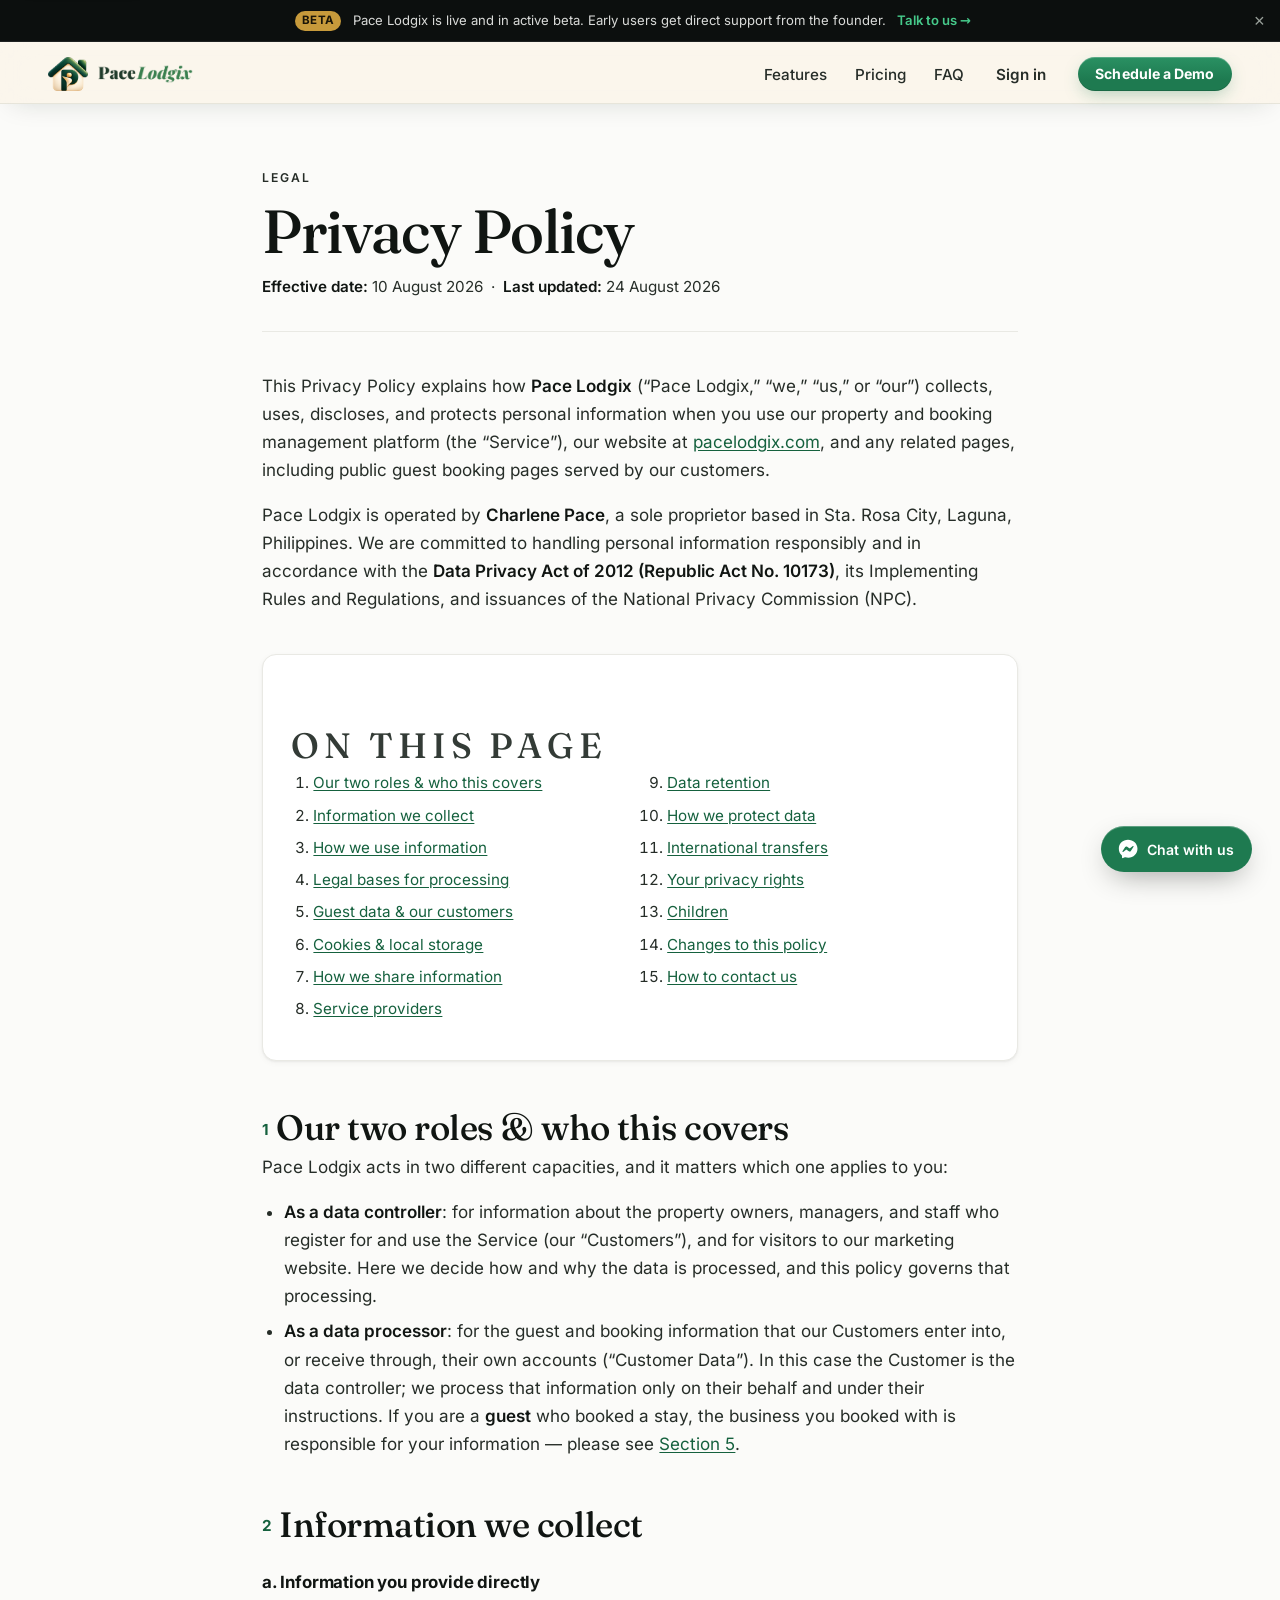
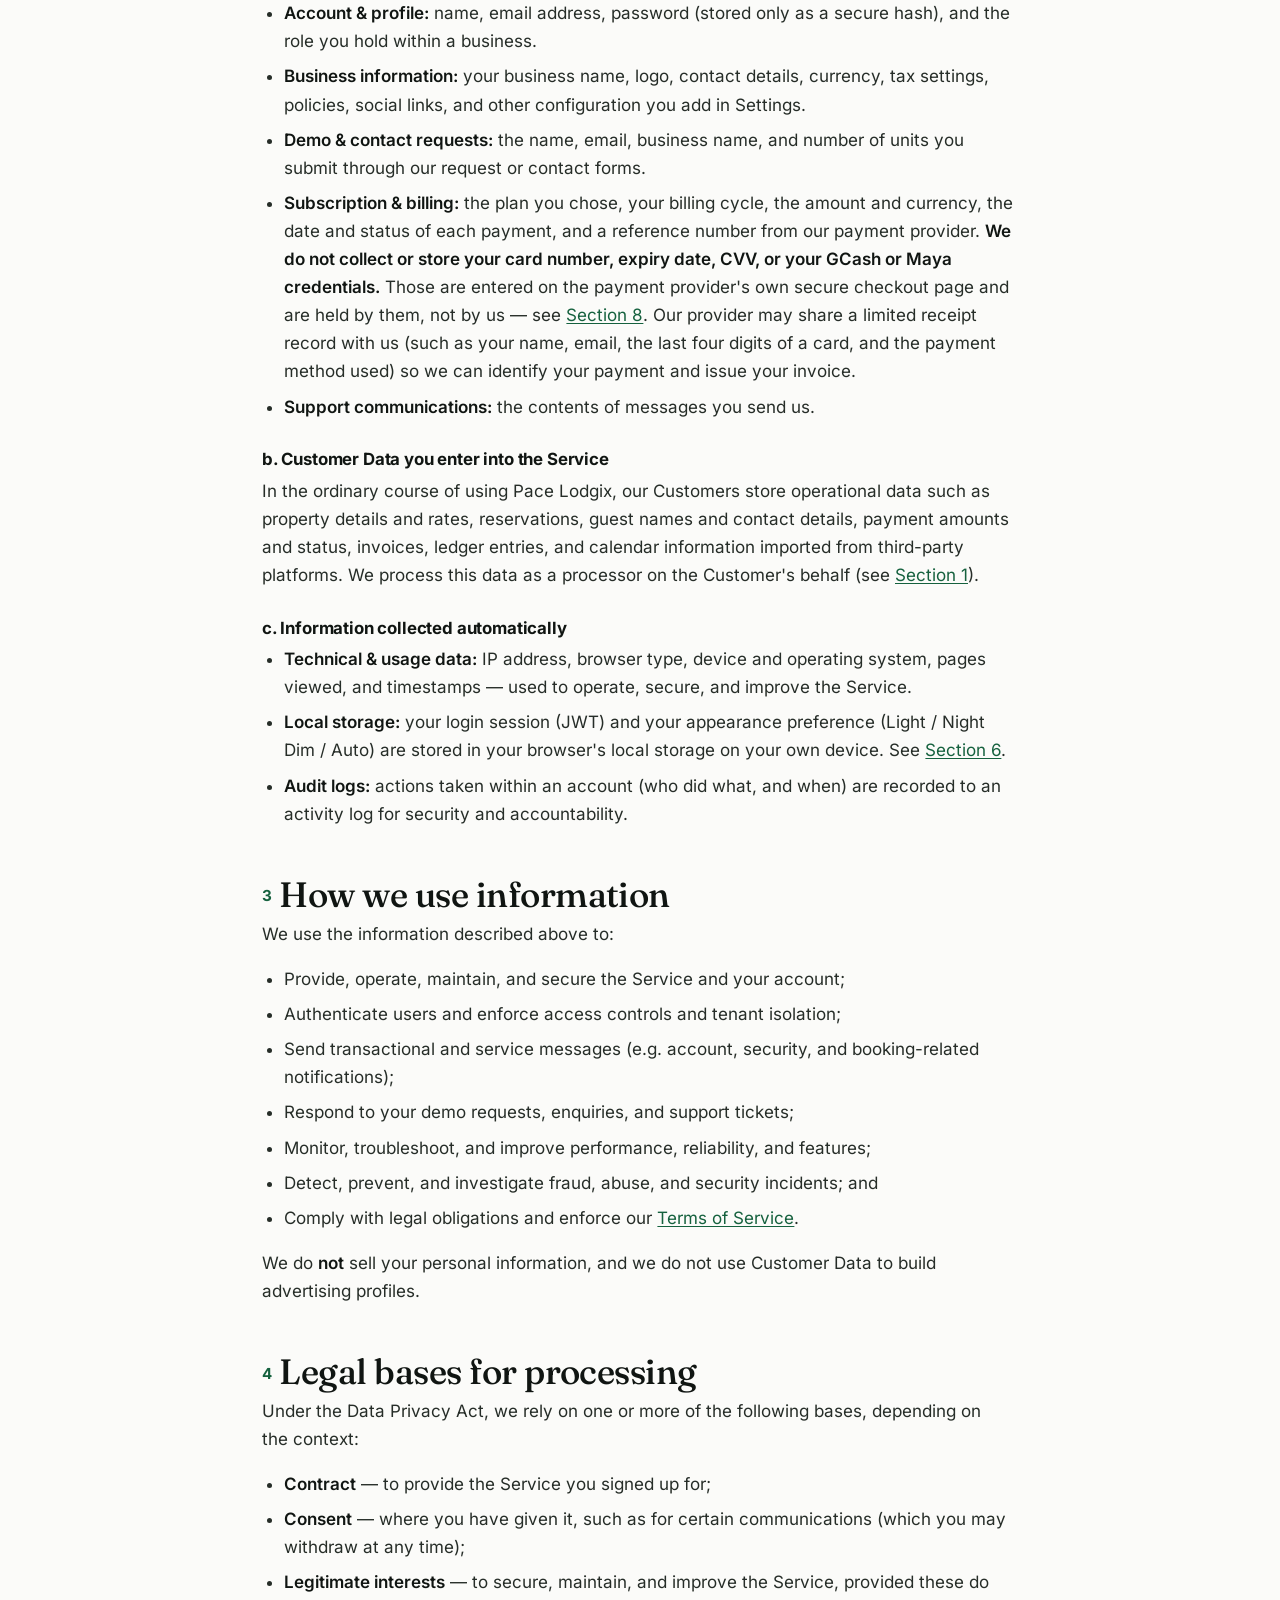
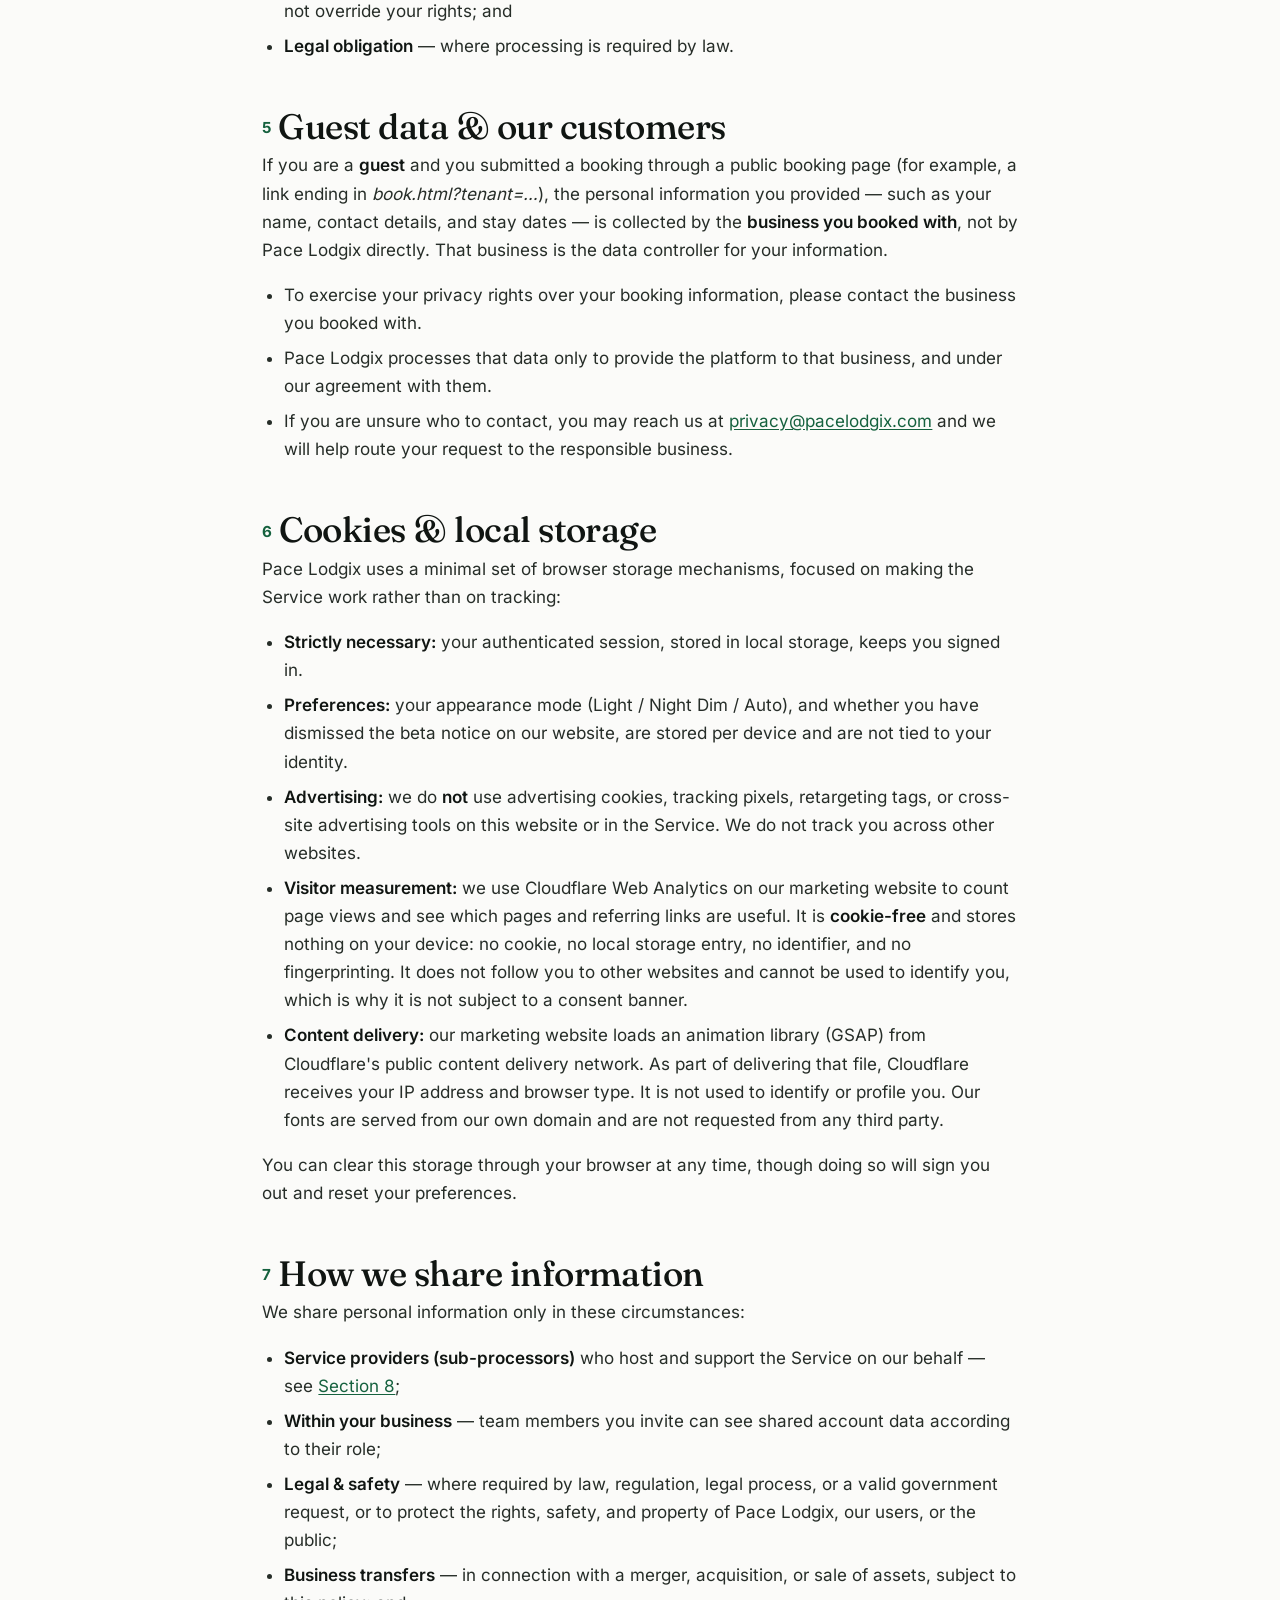
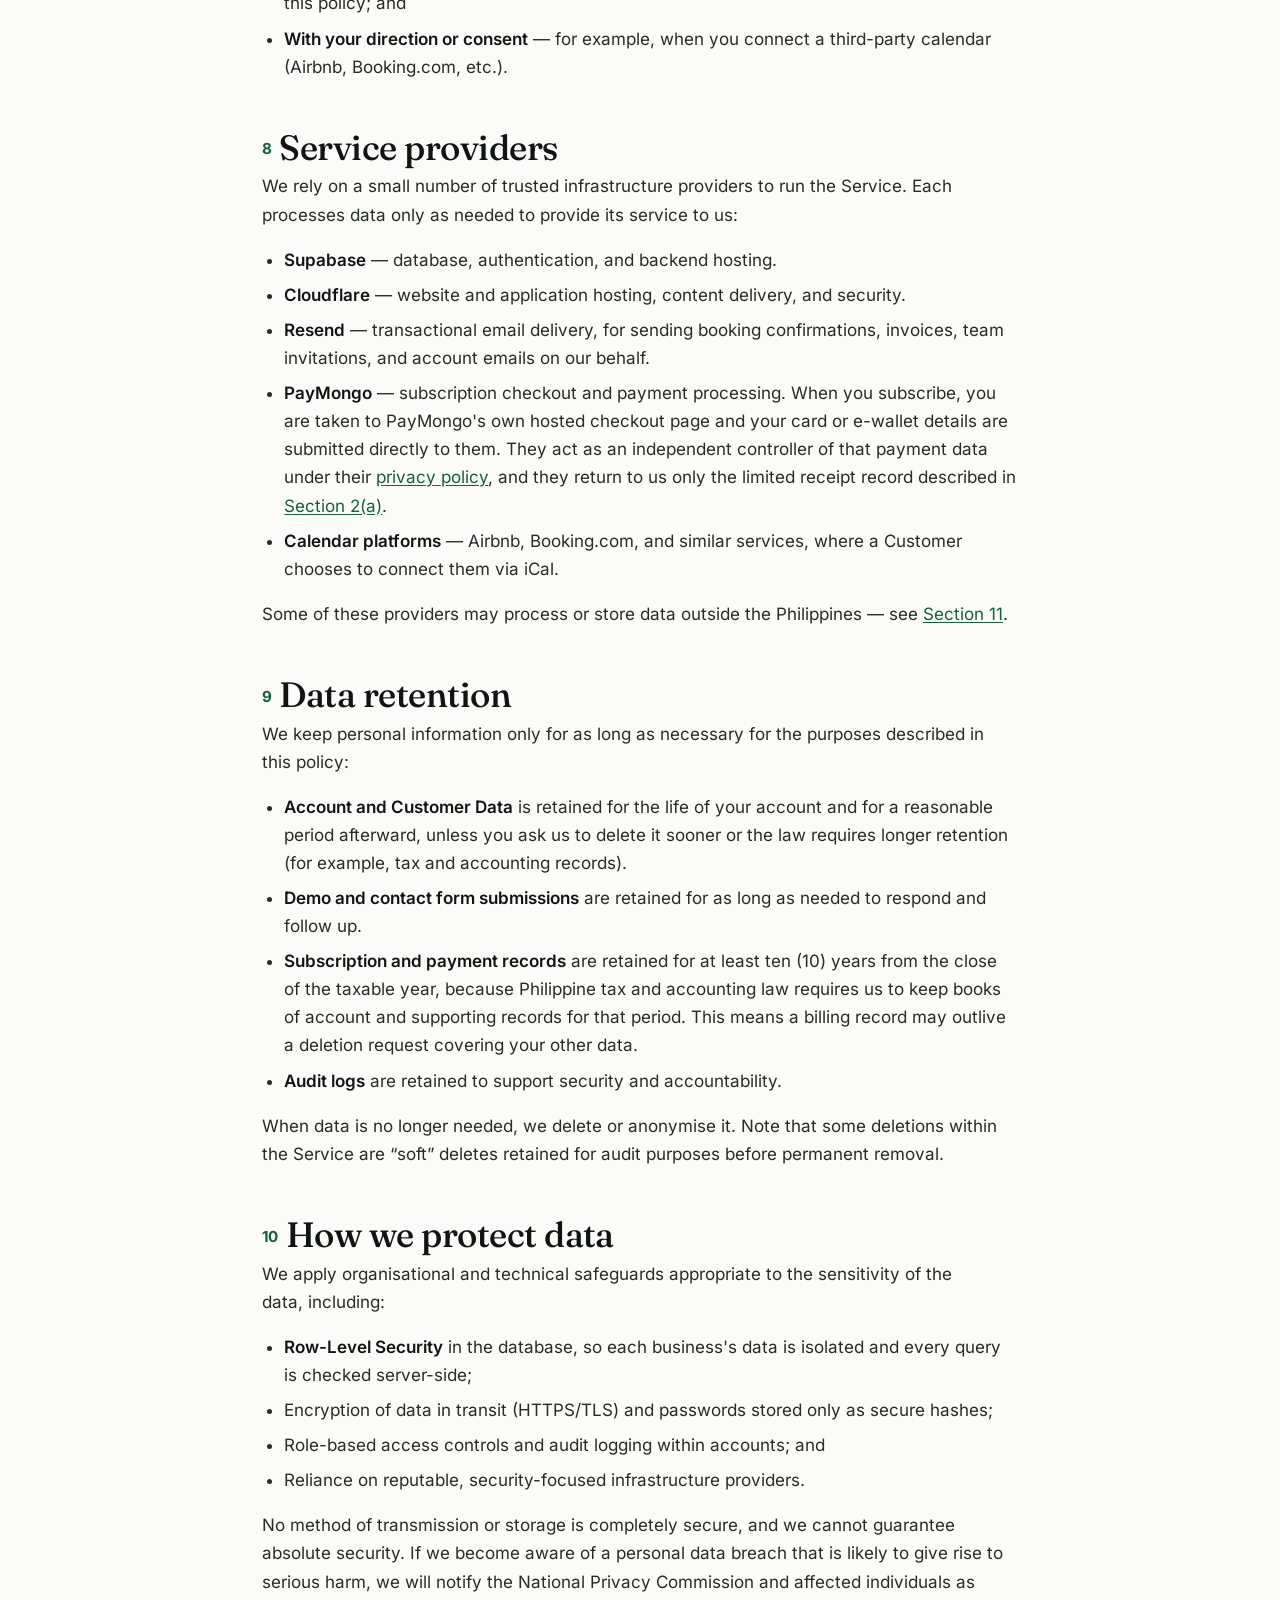
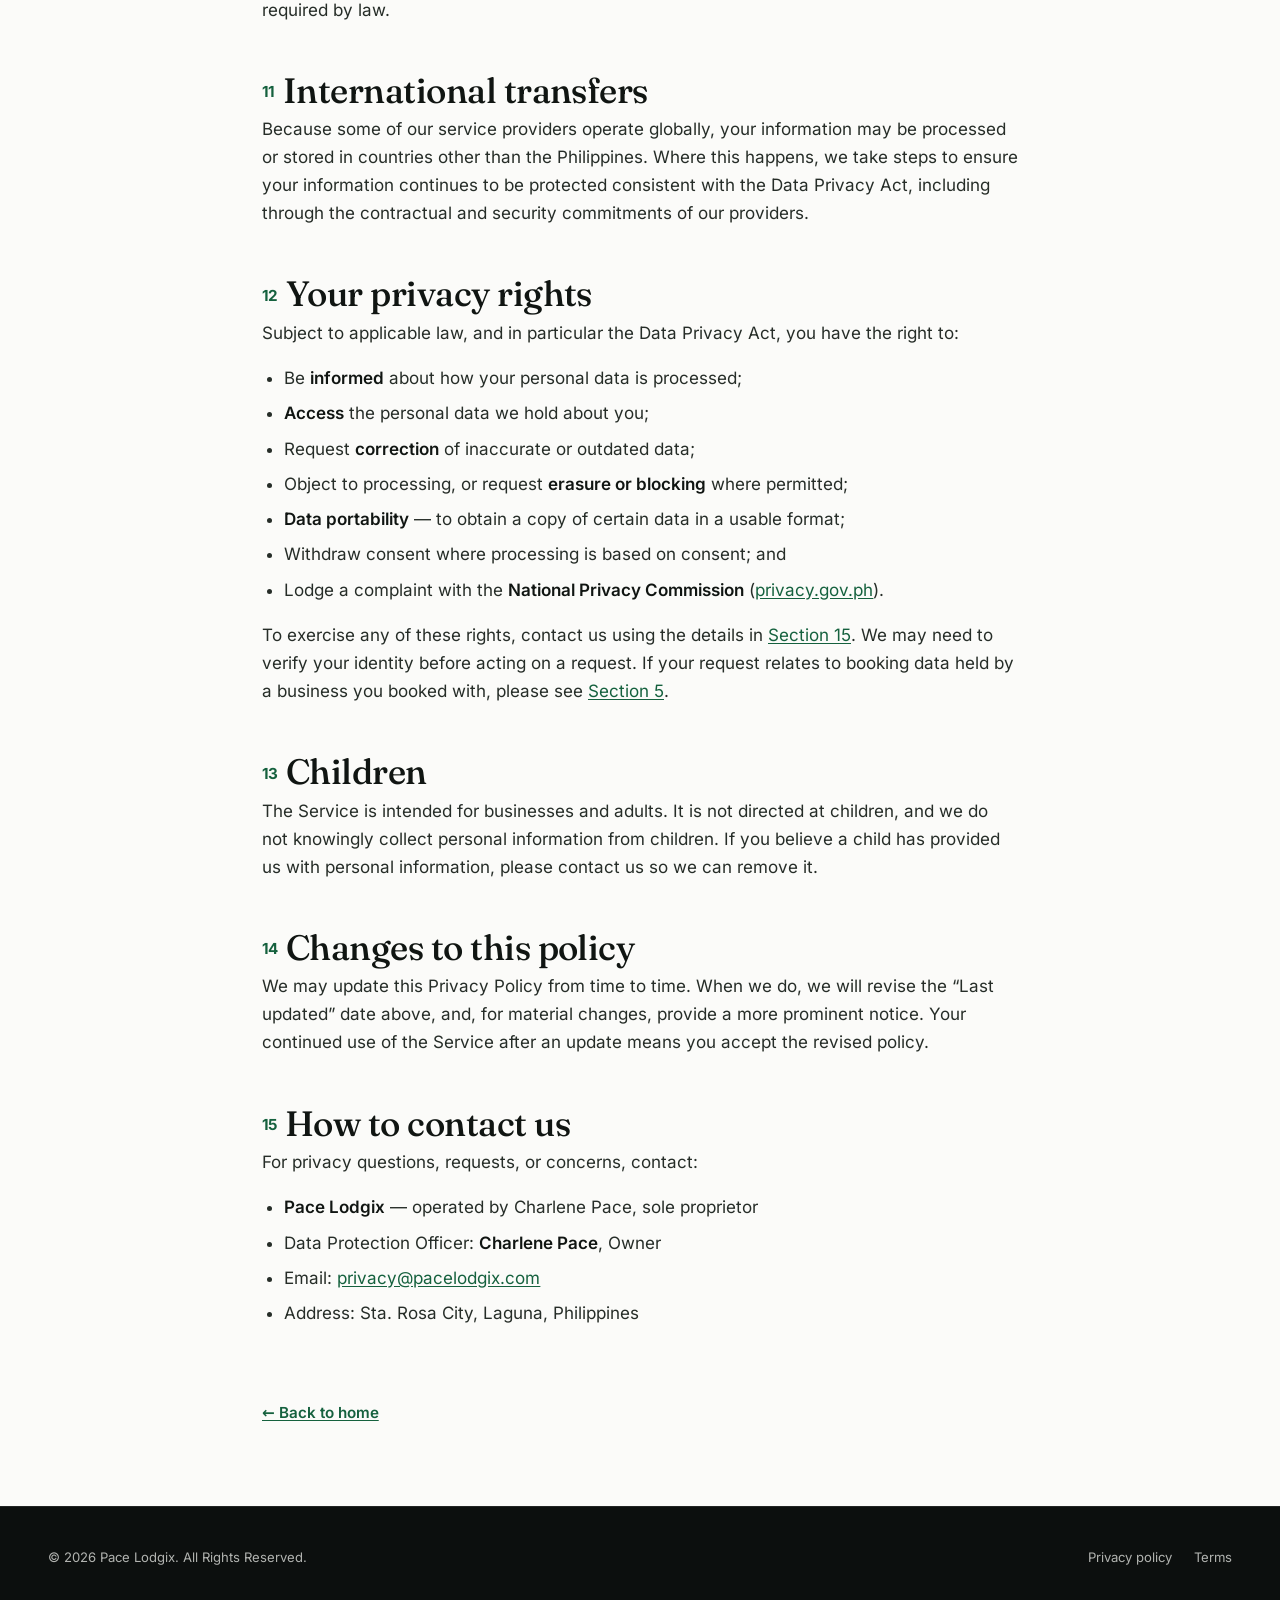
<file: privacy.html>
<!DOCTYPE html>
<html lang="en">
<head>
  <meta charset="UTF-8">
  <meta name="viewport" content="width=device-width, initial-scale=1.0">
  <title>Privacy Policy | Pace Lodgix</title>
  <meta name="description" content="How Pace Lodgix collects, uses, protects and shares personal information, for property owners using our vacation rental property management software and for the guests who book through it.">
  <!-- No .html. The Worker's asset handler 307-redirects /privacy.html to
       /privacy, so the extensionless URL is the only one that answers 200 and
       therefore the only one that can be canonical. Pointing this at
       /privacy.html made the canonical a redirect, Google then files the page
       under "Page with redirect" instead of indexing it. Keep this in step
       with sitemap.xml, which lists the same extensionless URLs. -->
  <link rel="canonical" href="https://pacelodgix.com/privacy">
  <meta name="robots" content="index, follow">

  <!-- Favicon is the --primary silhouette, not the white render: browser tabs
       are light in both themes and the white mark vanished against them.
       apple-touch-icon is the reverse (white on --primary-dark) and is flat
       opaque on purpose, iOS discards alpha and would matte it onto black. -->
  <link rel="icon" href="assets/favicon-32.png" sizes="32x32">
  <link rel="icon" href="assets/logo-256.png" sizes="256x256">
  <link rel="apple-touch-icon" href="assets/apple-touch-icon.png">
  <!-- Type: Fraunces for display, Inter for everything else.
       The APP uses Manrope for headings; the marketing site deliberately does
       not. Fraunces is a variable serif with an optical-size axis (opsz 9-144):
       set large, it takes on high contrast and flared, editorial detail that
       reads genuinely premium; set small it would still hold, but it stays
       display-only on purpose, anything under ~1.4rem is Inter. `opsz` is
       driven automatically by font-optical-sizing (see styles.css), so a
       3.7rem H1 and a 1.15rem H3 each get the right cut with no manual
       switching.

       SELF-HOSTED. The two preconnects and the fonts.googleapis.com
       stylesheet that used to sit here are gone, see the type block at the
       top of styles.css for why. Nothing on this page now touches a third
       party before it paints.

       These three preloads are the fonts that paint above the fold: the
       headline's roman and italic cuts, and Inter for everything else. They
       are declared here rather than left to styles.css because a browser only
       discovers an @font-face src AFTER it has downloaded and parsed the
       stylesheet, which is exactly the delay that makes text flash unstyled.
       `crossorigin` is required on font preloads even for same-origin files,
       fonts are always fetched in CORS mode, and without it the browser
       fetches the file a second time.
       Only preload what is genuinely above the fold. This page preloads two
       rather than three: the legal pages set no display italic, so pulling
       the italic cut here would be ~80KB fetched and never drawn. -->
  <link rel="preload" href="assets/fonts/fraunces-latin.woff2" as="font" type="font/woff2" crossorigin>
  <link rel="preload" href="assets/fonts/inter-latin.woff2" as="font" type="font/woff2" crossorigin>
  <link rel="stylesheet" href="styles.css">

  <!-- Restores a previous dismissal of the beta bar before first paint, see
       the matching note in index.html. -->
  <script>try{if(localStorage.getItem('pl-beta-dismissed')==='1')document.documentElement.classList.add('beta-off');}catch(e){}</script>
</head>
<body>

<a class="skip-link" href="#top">Skip to content</a>

<div class="beta-bar" id="betaBar" role="region" aria-label="Product status">
  <span class="beta-chip">Beta</span>
  <p class="beta-text">
    <span class="beta-full">Pace Lodgix is live and in active beta. Early users get direct support from the founder.</span>
    <span class="beta-short">Live in beta. Founder support included.</span>
  </p>
  <a class="beta-cta" href="index.html#cta">Talk to us <span aria-hidden="true">&rarr;</span></a>
  <button class="beta-close" id="betaClose" type="button" aria-label="Dismiss beta notice">&times;</button>
</div>

<!-- Solid nav: this page has no dark hero for the transparent nav to sit over,
     and it doesn't load scroll.js, so .nav-solid pins the "stuck" look. -->
<header class="nav nav-solid">
  <!-- This bar is .nav-solid, cream for the whole page, never transparent,
       so it takes only the --primary artwork. No white copy, no swap pair:
       the cross-fade on index.html exists for a bar that changes state, and
       this one cannot. -->
  <a class="nav-brand" href="index.html" aria-label="Pace Lodgix, home">
    <img class="brand-mark" src="assets/logo-mark.png" alt="" width="40" height="34" decoding="async">
    <img class="brand-word" src="assets/wordmark-forest.png" alt="" width="102" height="20" decoding="async">
  </a>
  <nav class="nav-links">
    <a href="index.html#features">Features</a>
    <a href="index.html#pricing">Pricing</a>
    <a href="index.html#faq">FAQ</a>
  </nav>
  <!-- Sign in was present on index.html's nav and missing here, so the bar
       lost an item between pages. Same bar, same items, same order. -->
  <a class="nav-signin" href="https://app.pacelodgix.com/">Sign in</a>
  <a class="btn btn-accent nav-cta" href="index.html#cta">Schedule a Demo</a>

  <!-- Mobile menu, same control, same behaviour and the same three
       destinations this bar carries on desktop. See the longer note on
       index.html; the panel is inert until nav.js opens it. -->
  <button class="nav-toggle" id="navToggle" type="button"
          aria-label="Menu" aria-expanded="false" aria-controls="navPanel">
    <span class="nav-burger" aria-hidden="true"></span>
  </button>

  <div class="nav-panel" id="navPanel" inert>
    <nav class="nav-panel-links" aria-label="Sections">
      <a href="index.html#features">Features</a>
      <a href="index.html#pricing">Pricing</a>
      <a href="index.html#faq">FAQ</a>
    </nav>
    <a class="nav-panel-signin" href="https://app.pacelodgix.com/">Sign in</a>
  </div>
</header>

<main id="top" tabindex="-1">
<article class="legal">

  <header class="legal-head">
    <p class="eyebrow">Legal</p>
    <h1>Privacy Policy</h1>
    <p class="legal-meta"><strong>Effective date:</strong> 10 August 2026 &nbsp;·&nbsp; <strong>Last updated:</strong> 24 August 2026</p>
  </header>

  <p>This Privacy Policy explains how <strong>Pace Lodgix</strong> (&ldquo;Pace Lodgix,&rdquo; &ldquo;we,&rdquo; &ldquo;us,&rdquo; or &ldquo;our&rdquo;) collects, uses, discloses, and protects personal information when you use our property and booking management platform (the &ldquo;Service&rdquo;), our website at <a href="https://pacelodgix.com">pacelodgix.com</a>, and any related pages, including public guest booking pages served by our customers.</p>

  <p>Pace Lodgix is operated by <strong>Charlene Pace</strong>, a sole proprietor based in Sta. Rosa City, Laguna, Philippines. We are committed to handling personal information responsibly and in accordance with the <strong>Data Privacy Act of 2012 (Republic Act No. 10173)</strong>, its Implementing Rules and Regulations, and issuances of the National Privacy Commission (NPC).</p>

  <nav class="legal-toc" aria-label="Table of contents">
    <h2>On this page</h2>
    <ol>
      <li><a href="#roles">Our two roles &amp; who this covers</a></li>
      <li><a href="#collect">Information we collect</a></li>
      <li><a href="#use">How we use information</a></li>
      <li><a href="#bases">Legal bases for processing</a></li>
      <li><a href="#guests">Guest data &amp; our customers</a></li>
      <li><a href="#cookies">Cookies &amp; local storage</a></li>
      <li><a href="#share">How we share information</a></li>
      <li><a href="#processors">Service providers</a></li>
      <li><a href="#retention">Data retention</a></li>
      <li><a href="#security">How we protect data</a></li>
      <li><a href="#transfers">International transfers</a></li>
      <li><a href="#rights">Your privacy rights</a></li>
      <li><a href="#children">Children</a></li>
      <li><a href="#changes">Changes to this policy</a></li>
      <li><a href="#contact">How to contact us</a></li>
    </ol>
  </nav>

  <h2 id="roles"><span class="legal-num">1</span>Our two roles &amp; who this covers</h2>
  <p>Pace Lodgix acts in two different capacities, and it matters which one applies to you:</p>
  <ul>
    <li><strong>As a data controller</strong>: for information about the property owners, managers, and staff who register for and use the Service (our &ldquo;Customers&rdquo;), and for visitors to our marketing website. Here we decide how and why the data is processed, and this policy governs that processing.</li>
    <li><strong>As a data processor</strong>: for the guest and booking information that our Customers enter into, or receive through, their own accounts (&ldquo;Customer Data&rdquo;). In this case the Customer is the data controller; we process that information only on their behalf and under their instructions. If you are a <strong>guest</strong> who booked a stay, the business you booked with is responsible for your information &mdash; please see <a href="#guests">Section 5</a>.</li>
  </ul>

  <h2 id="collect"><span class="legal-num">2</span>Information we collect</h2>

  <h3>a. Information you provide directly</h3>
  <ul>
    <li><strong>Account &amp; profile:</strong> name, email address, password (stored only as a secure hash), and the role you hold within a business.</li>
    <li><strong>Business information:</strong> your business name, logo, contact details, currency, tax settings, policies, social links, and other configuration you add in Settings.</li>
    <li><strong>Demo &amp; contact requests:</strong> the name, email, business name, and number of units you submit through our request or contact forms.</li>
    <li><strong>Subscription &amp; billing:</strong> the plan you chose, your billing cycle, the amount and currency, the date and status of each payment, and a reference number from our payment provider. <strong>We do not collect or store your card number, expiry date, CVV, or your GCash or Maya credentials.</strong> Those are entered on the payment provider's own secure checkout page and are held by them, not by us &mdash; see <a href="#processors">Section 8</a>. Our provider may share a limited receipt record with us (such as your name, email, the last four digits of a card, and the payment method used) so we can identify your payment and issue your invoice.</li>
    <li><strong>Support communications:</strong> the contents of messages you send us.</li>
  </ul>

  <h3>b. Customer Data you enter into the Service</h3>
  <p>In the ordinary course of using Pace Lodgix, our Customers store operational data such as property details and rates, reservations, guest names and contact details, payment amounts and status, invoices, ledger entries, and calendar information imported from third-party platforms. We process this data as a processor on the Customer's behalf (see <a href="#roles">Section 1</a>).</p>

  <h3>c. Information collected automatically</h3>
  <ul>
    <li><strong>Technical &amp; usage data:</strong> IP address, browser type, device and operating system, pages viewed, and timestamps &mdash; used to operate, secure, and improve the Service.</li>
    <li><strong>Local storage:</strong> your login session (JWT) and your appearance preference (Light / Night Dim / Auto) are stored in your browser's local storage on your own device. See <a href="#cookies">Section 6</a>.</li>
    <li><strong>Audit logs:</strong> actions taken within an account (who did what, and when) are recorded to an activity log for security and accountability.</li>
  </ul>

  <h2 id="use"><span class="legal-num">3</span>How we use information</h2>
  <p>We use the information described above to:</p>
  <ul>
    <li>Provide, operate, maintain, and secure the Service and your account;</li>
    <li>Authenticate users and enforce access controls and tenant isolation;</li>
    <li>Send transactional and service messages (e.g. account, security, and booking-related notifications);</li>
    <li>Respond to your demo requests, enquiries, and support tickets;</li>
    <li>Monitor, troubleshoot, and improve performance, reliability, and features;</li>
    <li>Detect, prevent, and investigate fraud, abuse, and security incidents; and</li>
    <li>Comply with legal obligations and enforce our <a href="terms.html">Terms of Service</a>.</li>
  </ul>
  <p>We do <strong>not</strong> sell your personal information, and we do not use Customer Data to build advertising profiles.</p>

  <h2 id="bases"><span class="legal-num">4</span>Legal bases for processing</h2>
  <p>Under the Data Privacy Act, we rely on one or more of the following bases, depending on the context:</p>
  <ul>
    <li><strong>Contract</strong> &mdash; to provide the Service you signed up for;</li>
    <li><strong>Consent</strong> &mdash; where you have given it, such as for certain communications (which you may withdraw at any time);</li>
    <li><strong>Legitimate interests</strong> &mdash; to secure, maintain, and improve the Service, provided these do not override your rights; and</li>
    <li><strong>Legal obligation</strong> &mdash; where processing is required by law.</li>
  </ul>

  <h2 id="guests"><span class="legal-num">5</span>Guest data &amp; our customers</h2>
  <p>If you are a <strong>guest</strong> and you submitted a booking through a public booking page (for example, a link ending in <em>book.html?tenant=&hellip;</em>), the personal information you provided &mdash; such as your name, contact details, and stay dates &mdash; is collected by the <strong>business you booked with</strong>, not by Pace Lodgix directly. That business is the data controller for your information.</p>
  <ul>
    <li>To exercise your privacy rights over your booking information, please contact the business you booked with.</li>
    <li>Pace Lodgix processes that data only to provide the platform to that business, and under our agreement with them.</li>
    <li>If you are unsure who to contact, you may reach us at <a href="mailto:privacy@pacelodgix.com">privacy@pacelodgix.com</a> and we will help route your request to the responsible business.</li>
  </ul>

  <h2 id="cookies"><span class="legal-num">6</span>Cookies &amp; local storage</h2>
  <p>Pace Lodgix uses a minimal set of browser storage mechanisms, focused on making the Service work rather than on tracking:</p>
  <ul>
    <li><strong>Strictly necessary:</strong> your authenticated session, stored in local storage, keeps you signed in.</li>
    <li><strong>Preferences:</strong> your appearance mode (Light / Night Dim / Auto), and whether you have dismissed the beta notice on our website, are stored per device and are not tied to your identity.</li>
    <li><strong>Advertising:</strong> we do <strong>not</strong> use advertising cookies, tracking pixels, retargeting tags, or cross-site advertising tools on this website or in the Service. We do not track you across other websites.</li>
    <li><strong>Visitor measurement:</strong> we use Cloudflare Web Analytics on our marketing website to count page views and see which pages and referring links are useful. It is <strong>cookie-free</strong> and stores nothing on your device: no cookie, no local storage entry, no identifier, and no fingerprinting. It does not follow you to other websites and cannot be used to identify you, which is why it is not subject to a consent banner.</li>
    <li><strong>Content delivery:</strong> our marketing website loads an animation library (GSAP) from Cloudflare's public content delivery network. As part of delivering that file, Cloudflare receives your IP address and browser type. It is not used to identify or profile you. Our fonts are served from our own domain and are not requested from any third party.</li>
  </ul>
  <p>You can clear this storage through your browser at any time, though doing so will sign you out and reset your preferences.</p>

  <h2 id="share"><span class="legal-num">7</span>How we share information</h2>
  <p>We share personal information only in these circumstances:</p>
  <ul>
    <li><strong>Service providers (sub-processors)</strong> who host and support the Service on our behalf &mdash; see <a href="#processors">Section 8</a>;</li>
    <li><strong>Within your business</strong> &mdash; team members you invite can see shared account data according to their role;</li>
    <li><strong>Legal &amp; safety</strong> &mdash; where required by law, regulation, legal process, or a valid government request, or to protect the rights, safety, and property of Pace Lodgix, our users, or the public;</li>
    <li><strong>Business transfers</strong> &mdash; in connection with a merger, acquisition, or sale of assets, subject to this policy; and</li>
    <li><strong>With your direction or consent</strong> &mdash; for example, when you connect a third-party calendar (Airbnb, Booking.com, etc.).</li>
  </ul>

  <h2 id="processors"><span class="legal-num">8</span>Service providers</h2>
  <p>We rely on a small number of trusted infrastructure providers to run the Service. Each processes data only as needed to provide its service to us:</p>
  <ul>
    <li><strong>Supabase</strong> &mdash; database, authentication, and backend hosting.</li>
    <li><strong>Cloudflare</strong> &mdash; website and application hosting, content delivery, and security.</li>
    <li><strong>Resend</strong> &mdash; transactional email delivery, for sending booking confirmations, invoices, team invitations, and account emails on our behalf.</li>
    <li><strong>PayMongo</strong> &mdash; subscription checkout and payment processing. When you subscribe, you are taken to PayMongo's own hosted checkout page and your card or e-wallet details are submitted directly to them. They act as an independent controller of that payment data under their <a href="https://www.paymongo.com/privacy" target="_blank" rel="noopener">privacy policy</a>, and they return to us only the limited receipt record described in <a href="#collect">Section 2(a)</a>.</li>
    <li><strong>Calendar platforms</strong> &mdash; Airbnb, Booking.com, and similar services, where a Customer chooses to connect them via iCal.</li>
  </ul>
  <p>Some of these providers may process or store data outside the Philippines &mdash; see <a href="#transfers">Section 11</a>.</p>

  <h2 id="retention"><span class="legal-num">9</span>Data retention</h2>
  <p>We keep personal information only for as long as necessary for the purposes described in this policy:</p>
  <ul>
    <li><strong>Account and Customer Data</strong> is retained for the life of your account and for a reasonable period afterward, unless you ask us to delete it sooner or the law requires longer retention (for example, tax and accounting records).</li>
    <li><strong>Demo and contact form submissions</strong> are retained for as long as needed to respond and follow up.</li>
    <li><strong>Subscription and payment records</strong> are retained for at least ten (10) years from the close of the taxable year, because Philippine tax and accounting law requires us to keep books of account and supporting records for that period. This means a billing record may outlive a deletion request covering your other data.</li>
    <li><strong>Audit logs</strong> are retained to support security and accountability.</li>
  </ul>
  <p>When data is no longer needed, we delete or anonymise it. Note that some deletions within the Service are &ldquo;soft&rdquo; deletes retained for audit purposes before permanent removal.</p>

  <h2 id="security"><span class="legal-num">10</span>How we protect data</h2>
  <p>We apply organisational and technical safeguards appropriate to the sensitivity of the data, including:</p>
  <ul>
    <li><strong>Row-Level Security</strong> in the database, so each business's data is isolated and every query is checked server-side;</li>
    <li>Encryption of data in transit (HTTPS/TLS) and passwords stored only as secure hashes;</li>
    <li>Role-based access controls and audit logging within accounts; and</li>
    <li>Reliance on reputable, security-focused infrastructure providers.</li>
  </ul>
  <p>No method of transmission or storage is completely secure, and we cannot guarantee absolute security. If we become aware of a personal data breach that is likely to give rise to serious harm, we will notify the National Privacy Commission and affected individuals as required by law.</p>

  <h2 id="transfers"><span class="legal-num">11</span>International transfers</h2>
  <p>Because some of our service providers operate globally, your information may be processed or stored in countries other than the Philippines. Where this happens, we take steps to ensure your information continues to be protected consistent with the Data Privacy Act, including through the contractual and security commitments of our providers.</p>

  <h2 id="rights"><span class="legal-num">12</span>Your privacy rights</h2>
  <p>Subject to applicable law, and in particular the Data Privacy Act, you have the right to:</p>
  <ul>
    <li>Be <strong>informed</strong> about how your personal data is processed;</li>
    <li><strong>Access</strong> the personal data we hold about you;</li>
    <li>Request <strong>correction</strong> of inaccurate or outdated data;</li>
    <li>Object to processing, or request <strong>erasure or blocking</strong> where permitted;</li>
    <li><strong>Data portability</strong> &mdash; to obtain a copy of certain data in a usable format;</li>
    <li>Withdraw consent where processing is based on consent; and</li>
    <li>Lodge a complaint with the <strong>National Privacy Commission</strong> (<a href="https://www.privacy.gov.ph">privacy.gov.ph</a>).</li>
  </ul>
  <p>To exercise any of these rights, contact us using the details in <a href="#contact">Section 15</a>. We may need to verify your identity before acting on a request. If your request relates to booking data held by a business you booked with, please see <a href="#guests">Section 5</a>.</p>

  <h2 id="children"><span class="legal-num">13</span>Children</h2>
  <p>The Service is intended for businesses and adults. It is not directed at children, and we do not knowingly collect personal information from children. If you believe a child has provided us with personal information, please contact us so we can remove it.</p>

  <h2 id="changes"><span class="legal-num">14</span>Changes to this policy</h2>
  <p>We may update this Privacy Policy from time to time. When we do, we will revise the &ldquo;Last updated&rdquo; date above, and, for material changes, provide a more prominent notice. Your continued use of the Service after an update means you accept the revised policy.</p>

  <h2 id="contact"><span class="legal-num">15</span>How to contact us</h2>
  <p>For privacy questions, requests, or concerns, contact:</p>
  <ul>
    <li><strong>Pace Lodgix</strong> &mdash; operated by Charlene Pace, sole proprietor</li>
    <li>Data Protection Officer: <strong>Charlene Pace</strong>, Owner</li>
    <li>Email: <a href="mailto:privacy@pacelodgix.com">privacy@pacelodgix.com</a></li>
    <li>Address: Sta. Rosa City, Laguna, Philippines</li>
  </ul>

  <a class="legal-back" href="index.html">&larr; Back to home</a>

</article>
</main>

<!-- .footer--minimal replaces three inline style declarations that used to
     live on the div below, see the modifier in styles.css. -->
<footer class="footer footer--minimal">
  <div class="footer-bottom">
    <p>© 2026 Pace Lodgix. All Rights Reserved.</p>
    <nav>
      <a href="privacy.html">Privacy policy</a>
      <a href="terms.html">Terms</a>
    </nav>
  </div>
</footer>

<a class="chat-fab" href="https://m.me/pacedigitalworks" target="_blank" rel="noopener"
   aria-label="Chat with us on Messenger">
  <svg viewBox="0 0 24 24" fill="currentColor" fill-rule="evenodd" aria-hidden="true" focusable="false">
    <path d="M12 2C6.36 2 2 6.13 2 11.7c0 2.91 1.19 5.44 3.14 7.17.16.15.26.35.27.57l.05 1.78c.02.57.6.94 1.12.71l1.99-.88c.17-.07.36-.09.53-.04 1.03.28 2.12.44 3.24.44 5.64 0 10-4.13 10-9.7S17.64 2 12 2Zm-6.01 12.54 2.94-4.66c.47-.74 1.47-.93 2.18-.4l2.34 1.75c.21.16.51.16.72 0l3.16-2.4c.42-.32.97.18.69.63l-2.94 4.66c-.47.74-1.47.93-2.18.4l-2.34-1.75a.6.6 0 0 0-.72 0l-3.16 2.4c-.42.32-.97-.18-.69-.63Z"/>
  </svg>
  <span class="chat-fab-label">Chat with us</span>
</a>

<script src="nav.js"></script>
</body>
</html>
</file>
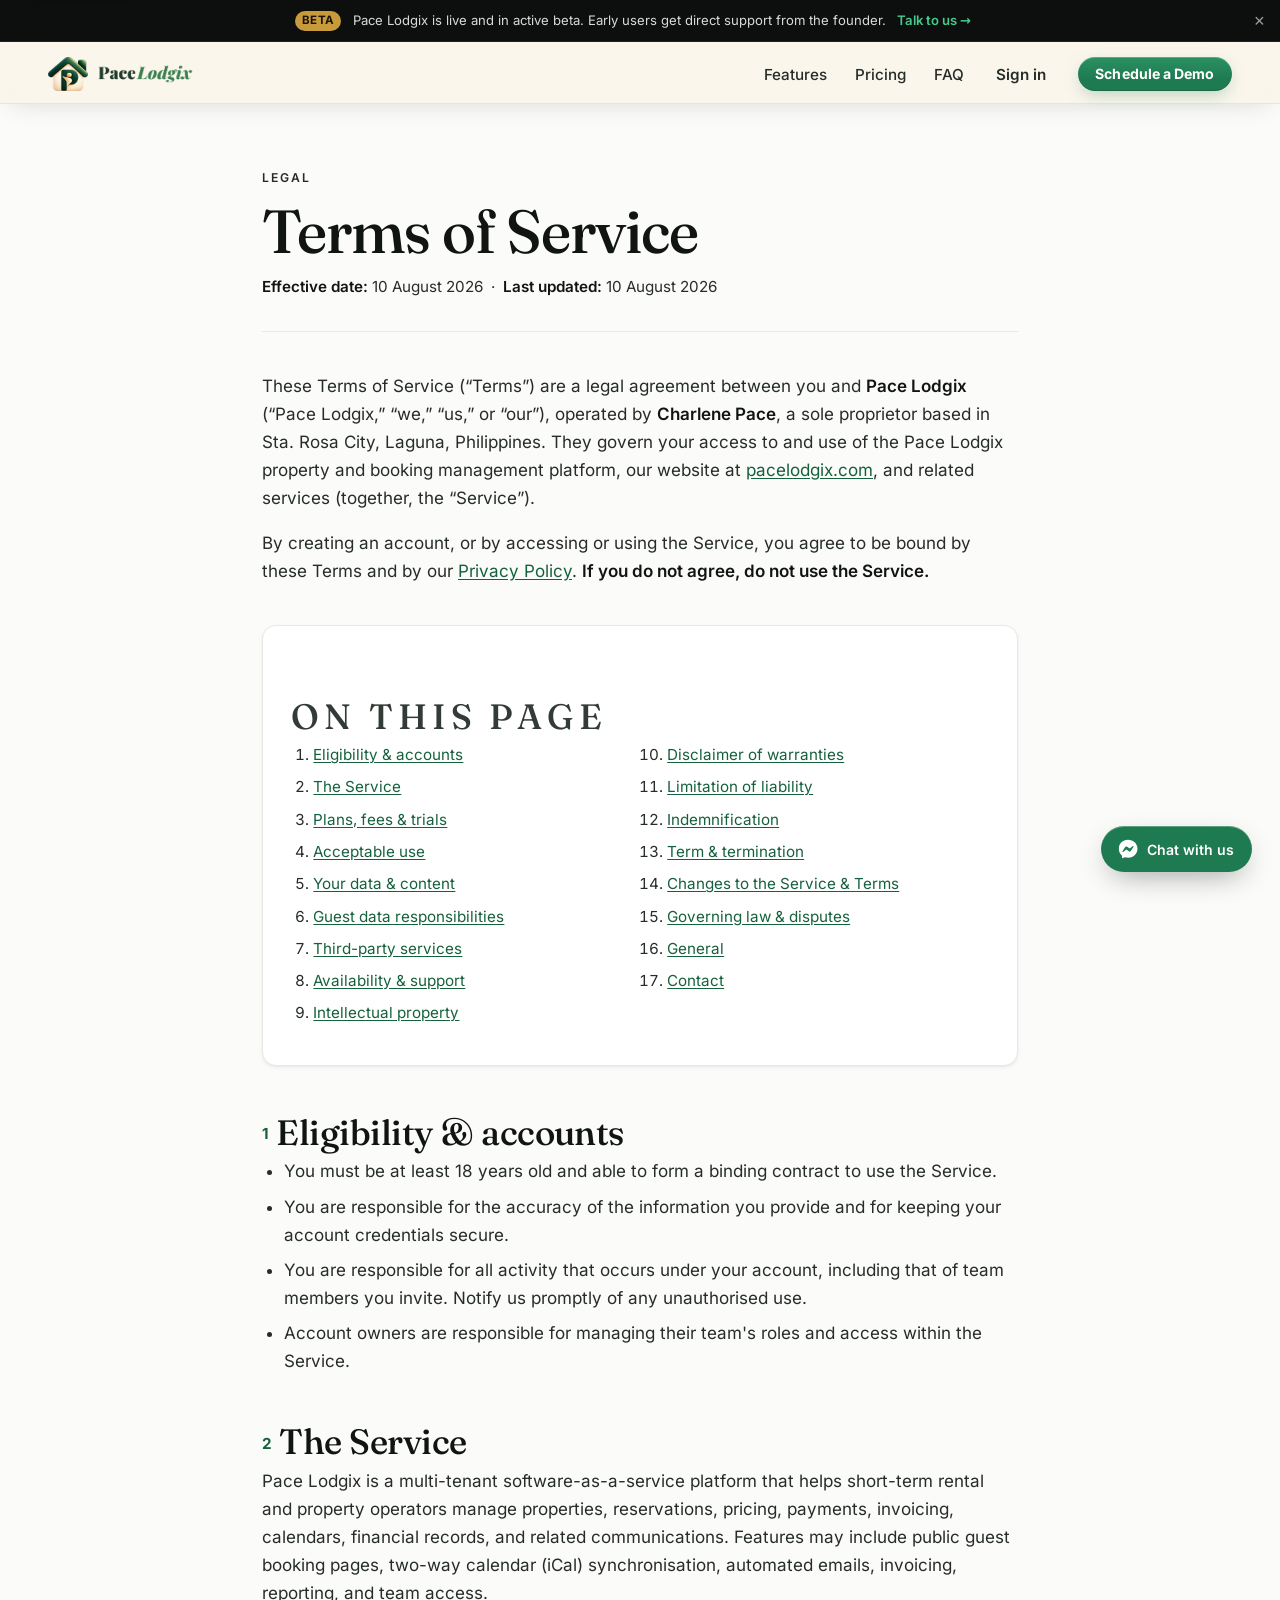
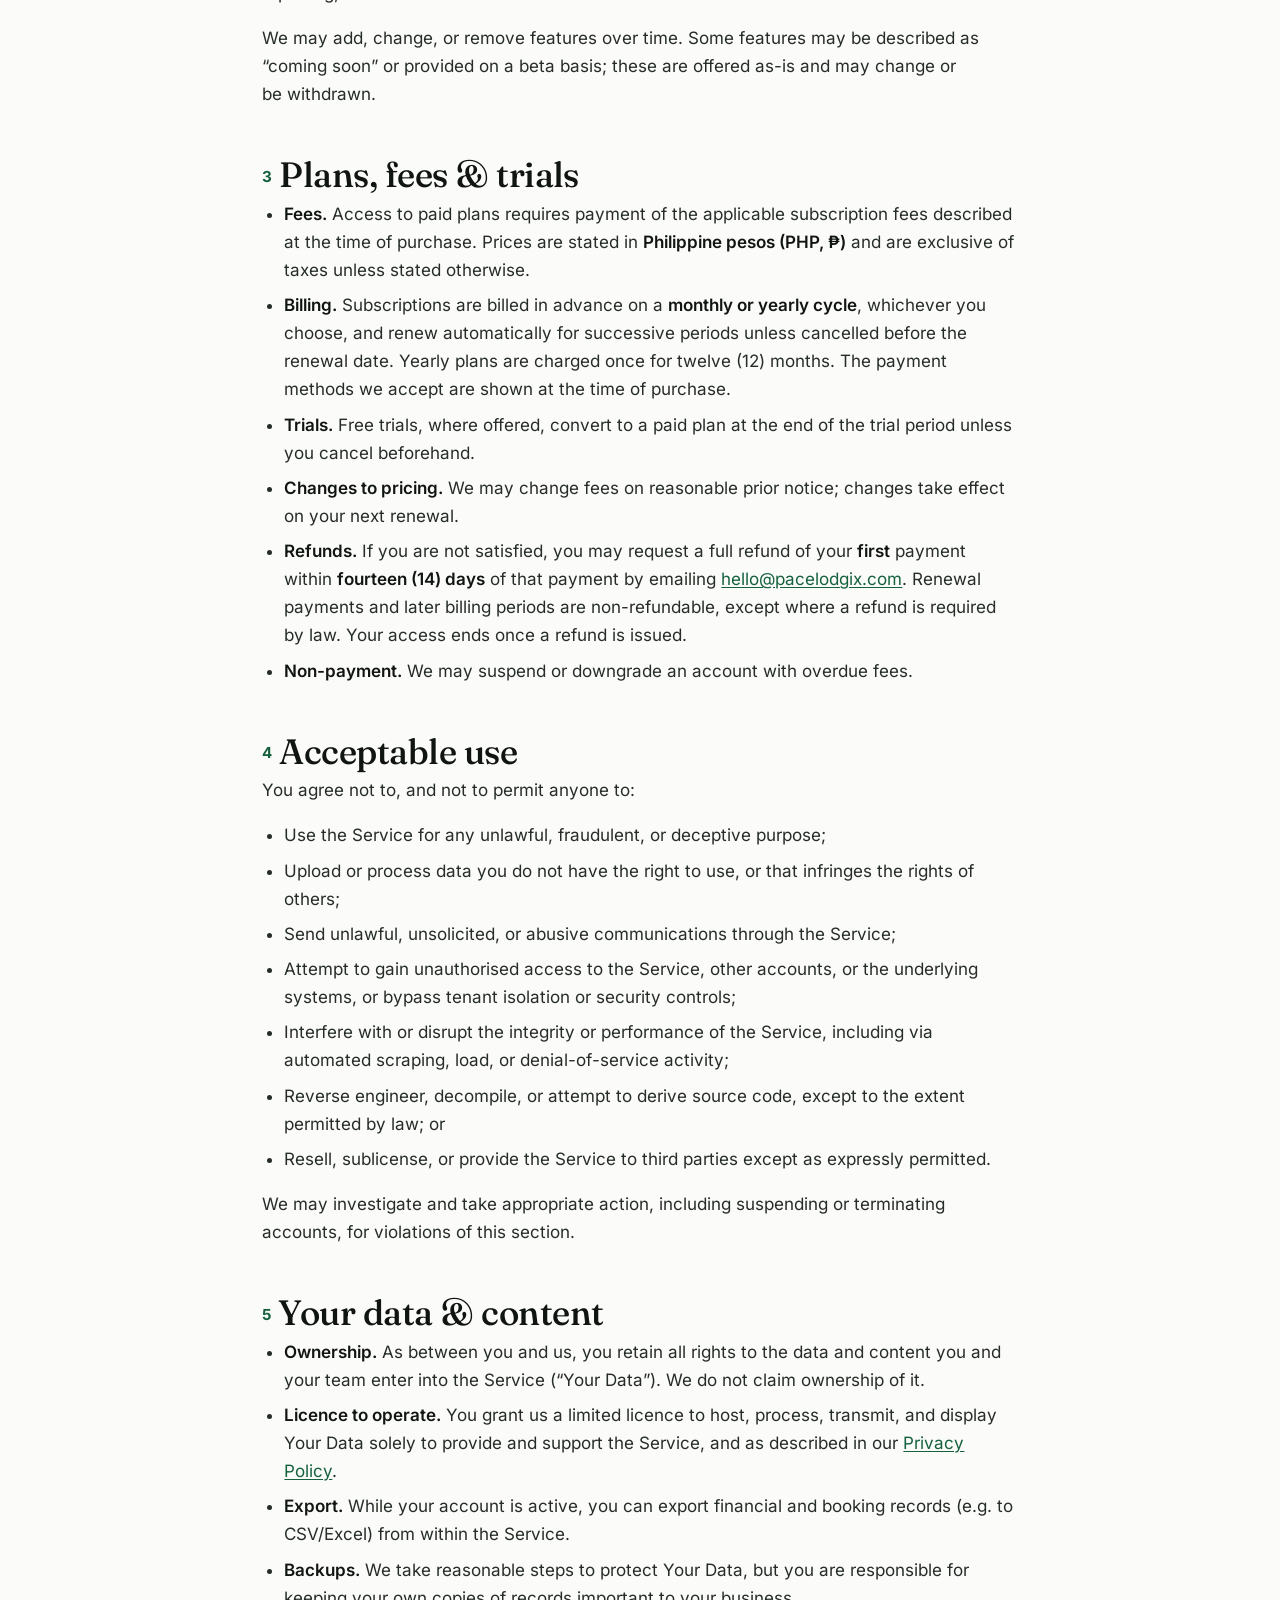
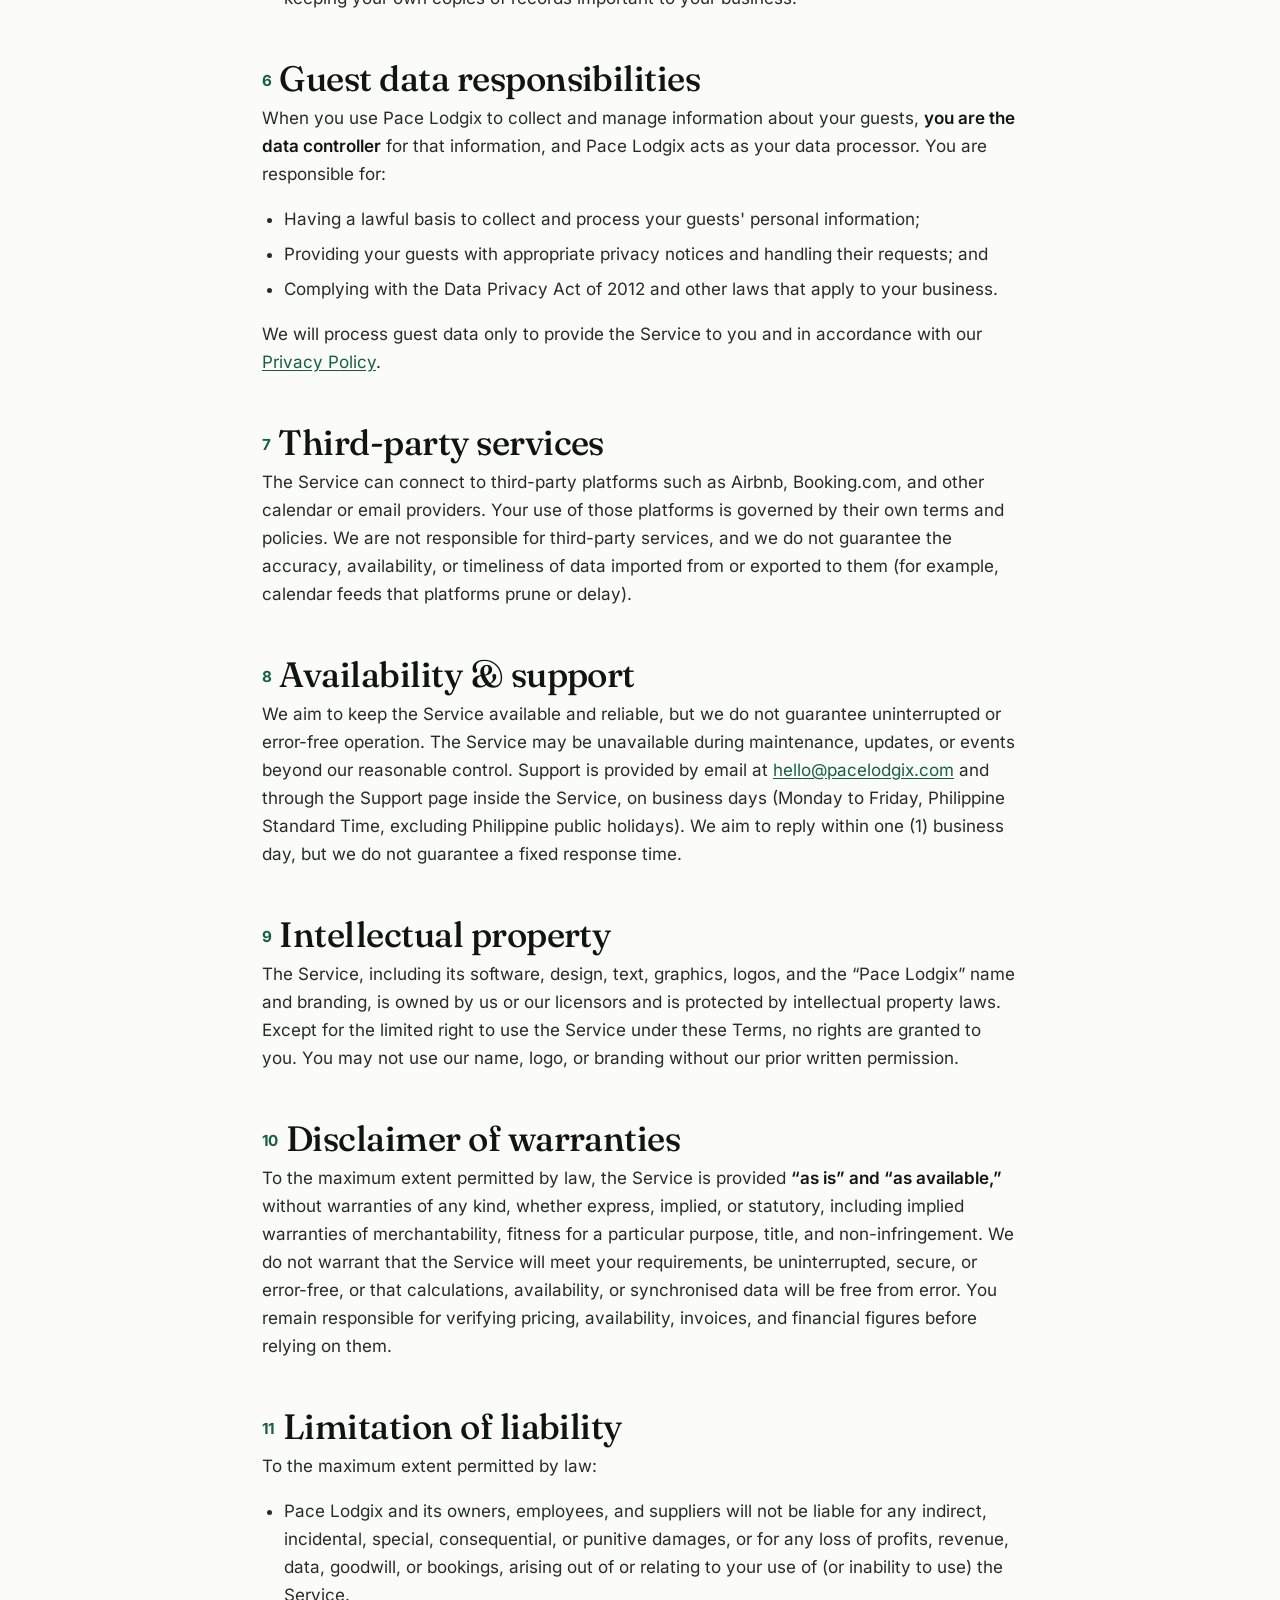
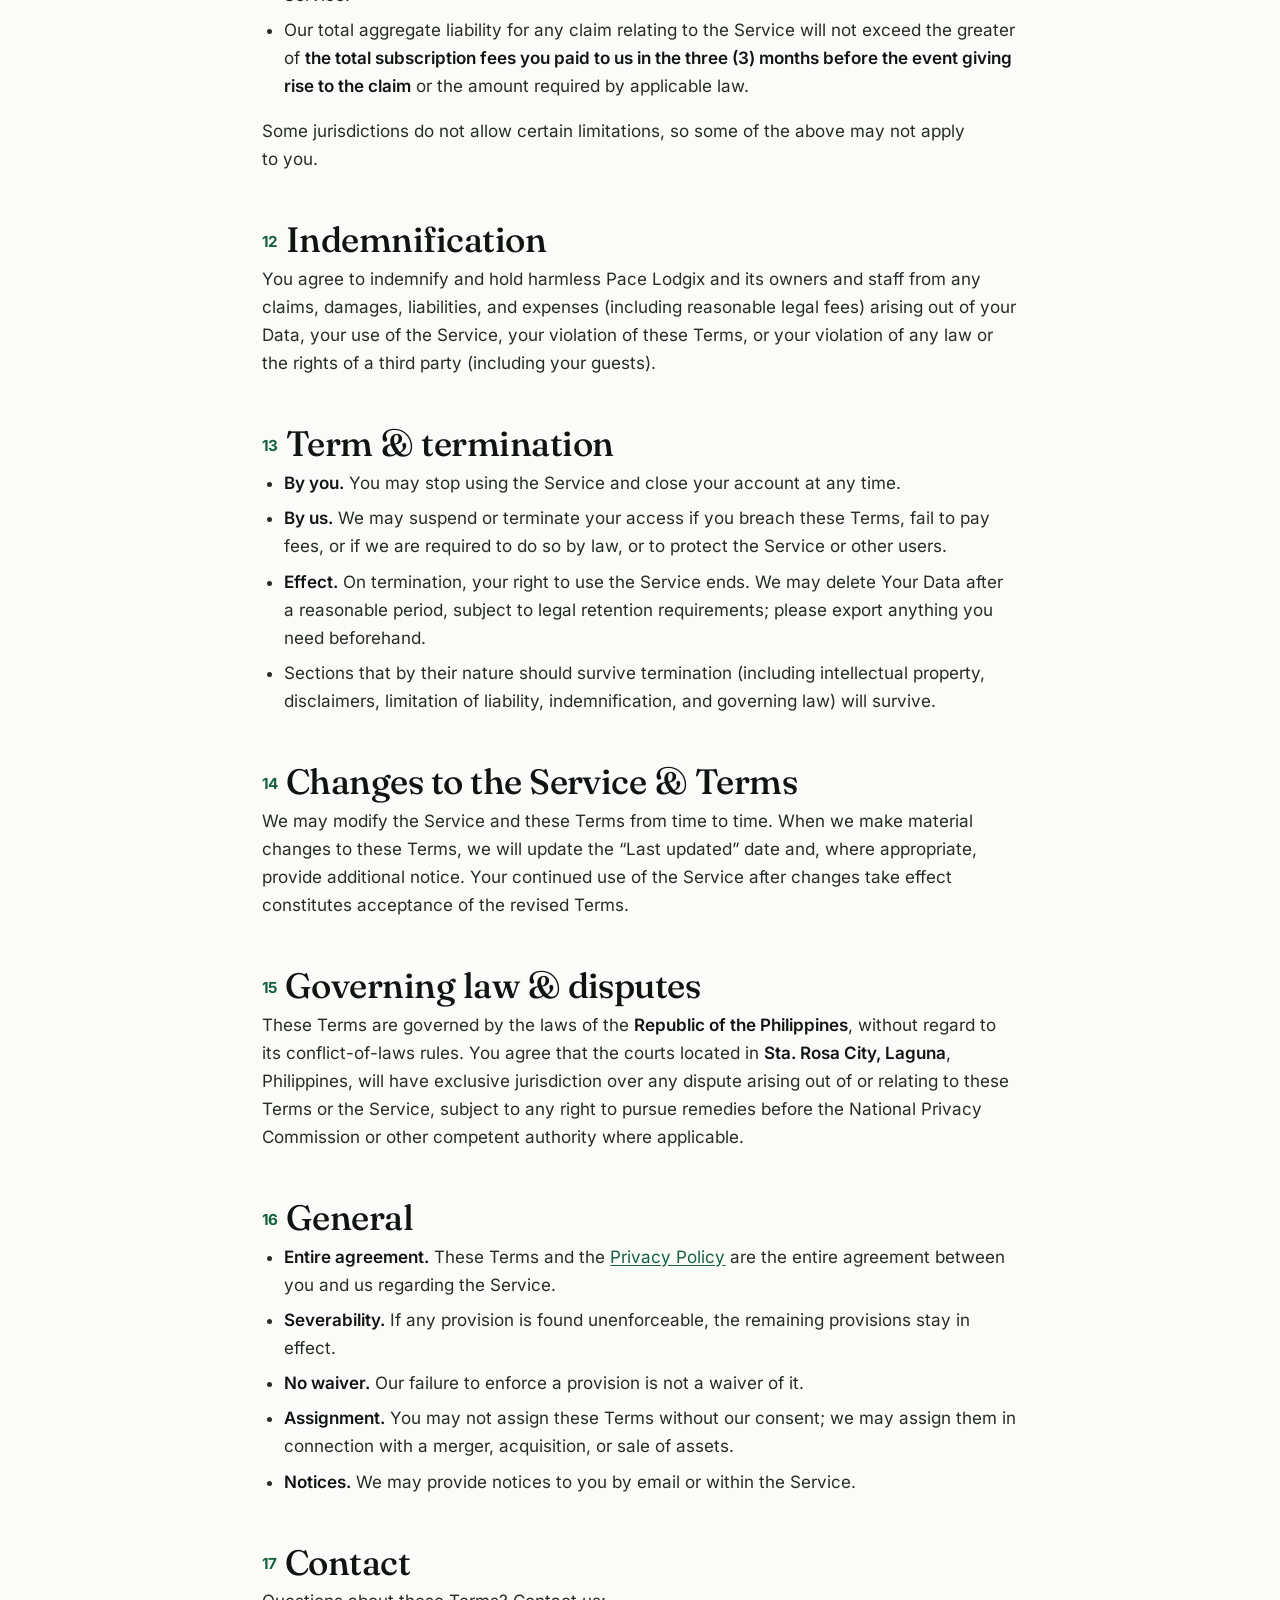
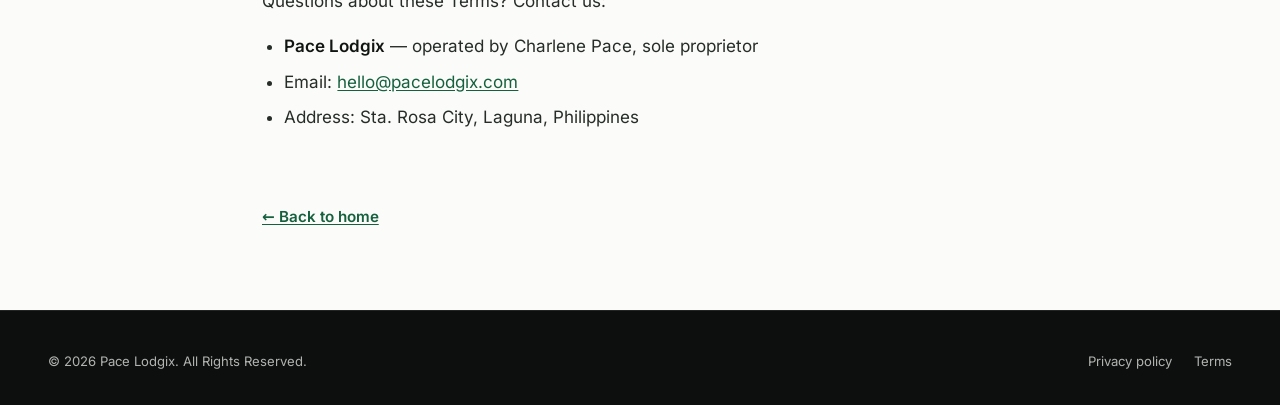
<file: terms.html>
<!DOCTYPE html>
<html lang="en">
<head>
  <meta charset="UTF-8">
  <meta name="viewport" content="width=device-width, initial-scale=1.0">
  <title>Terms of Service | Pace Lodgix</title>
  <meta name="description" content="The terms that govern your use of Pace Lodgix, the vacation rental property management system. Accounts, subscriptions, acceptable use, data, and liability.">
  <!-- No .html. The Worker's asset handler 307-redirects /terms.html to /terms,
       so the extensionless URL is the only one that answers 200 and therefore
       the only one that can be canonical. Pointing this at /terms.html made the
       canonical a redirect, Google then files the page under "Page with
       redirect" instead of indexing it. Keep this in step with sitemap.xml,
       which lists the same extensionless URLs. -->
  <link rel="canonical" href="https://pacelodgix.com/terms">
  <meta name="robots" content="index, follow">

  <!-- Favicon is the --primary silhouette, not the white render: browser tabs
       are light in both themes and the white mark vanished against them.
       apple-touch-icon is the reverse (white on --primary-dark) and is flat
       opaque on purpose, iOS discards alpha and would matte it onto black. -->
  <link rel="icon" href="assets/favicon-32.png" sizes="32x32">
  <link rel="icon" href="assets/logo-256.png" sizes="256x256">
  <link rel="apple-touch-icon" href="assets/apple-touch-icon.png">
  <!-- Type: Fraunces for display, Inter for everything else.
       The APP uses Manrope for headings; the marketing site deliberately does
       not. Fraunces is a variable serif with an optical-size axis (opsz 9-144):
       set large, it takes on high contrast and flared, editorial detail that
       reads genuinely premium; set small it would still hold, but it stays
       display-only on purpose, anything under ~1.4rem is Inter. `opsz` is
       driven automatically by font-optical-sizing (see styles.css), so a
       3.7rem H1 and a 1.15rem H3 each get the right cut with no manual
       switching.

       SELF-HOSTED. The two preconnects and the fonts.googleapis.com
       stylesheet that used to sit here are gone, see the type block at the
       top of styles.css for why. Nothing on this page now touches a third
       party before it paints.

       These three preloads are the fonts that paint above the fold: the
       headline's roman and italic cuts, and Inter for everything else. They
       are declared here rather than left to styles.css because a browser only
       discovers an @font-face src AFTER it has downloaded and parsed the
       stylesheet, which is exactly the delay that makes text flash unstyled.
       `crossorigin` is required on font preloads even for same-origin files,
       fonts are always fetched in CORS mode, and without it the browser
       fetches the file a second time.
       Only preload what is genuinely above the fold. This page preloads two
       rather than three: the legal pages set no display italic, so pulling
       the italic cut here would be ~80KB fetched and never drawn. -->
  <link rel="preload" href="assets/fonts/fraunces-latin.woff2" as="font" type="font/woff2" crossorigin>
  <link rel="preload" href="assets/fonts/inter-latin.woff2" as="font" type="font/woff2" crossorigin>
  <link rel="stylesheet" href="styles.css">

  <!-- Restores a previous dismissal of the beta bar before first paint, see
       the matching note in index.html. -->
  <script>try{if(localStorage.getItem('pl-beta-dismissed')==='1')document.documentElement.classList.add('beta-off');}catch(e){}</script>
</head>
<body>

<a class="skip-link" href="#top">Skip to content</a>

<div class="beta-bar" id="betaBar" role="region" aria-label="Product status">
  <span class="beta-chip">Beta</span>
  <p class="beta-text">
    <span class="beta-full">Pace Lodgix is live and in active beta. Early users get direct support from the founder.</span>
    <span class="beta-short">Live in beta. Founder support included.</span>
  </p>
  <a class="beta-cta" href="index.html#cta">Talk to us <span aria-hidden="true">&rarr;</span></a>
  <button class="beta-close" id="betaClose" type="button" aria-label="Dismiss beta notice">&times;</button>
</div>

<header class="nav nav-solid">
  <!-- This bar is .nav-solid, cream for the whole page, never transparent,
       so it takes only the --primary artwork. No white copy, no swap pair:
       the cross-fade on index.html exists for a bar that changes state, and
       this one cannot. -->
  <a class="nav-brand" href="index.html" aria-label="Pace Lodgix, home">
    <img class="brand-mark" src="assets/logo-mark.png" alt="" width="40" height="34" decoding="async">
    <img class="brand-word" src="assets/wordmark-forest.png" alt="" width="102" height="20" decoding="async">
  </a>
  <nav class="nav-links">
    <a href="index.html#features">Features</a>
    <a href="index.html#pricing">Pricing</a>
    <a href="index.html#faq">FAQ</a>
  </nav>
  <!-- Sign in was present on index.html's nav and missing here, so the bar
       lost an item between pages. Same bar, same items, same order. -->
  <a class="nav-signin" href="https://app.pacelodgix.com/">Sign in</a>
  <a class="btn btn-accent nav-cta" href="index.html#cta">Schedule a Demo</a>

  <!-- Mobile menu, same control, same behaviour and the same three
       destinations this bar carries on desktop. See the longer note on
       index.html; the panel is inert until nav.js opens it. -->
  <button class="nav-toggle" id="navToggle" type="button"
          aria-label="Menu" aria-expanded="false" aria-controls="navPanel">
    <span class="nav-burger" aria-hidden="true"></span>
  </button>

  <div class="nav-panel" id="navPanel" inert>
    <nav class="nav-panel-links" aria-label="Sections">
      <a href="index.html#features">Features</a>
      <a href="index.html#pricing">Pricing</a>
      <a href="index.html#faq">FAQ</a>
    </nav>
    <a class="nav-panel-signin" href="https://app.pacelodgix.com/">Sign in</a>
  </div>
</header>

<main id="top" tabindex="-1">
<article class="legal">

  <header class="legal-head">
    <p class="eyebrow">Legal</p>
    <h1>Terms of Service</h1>
    <p class="legal-meta"><strong>Effective date:</strong> 10 August 2026 &nbsp;·&nbsp; <strong>Last updated:</strong> 10 August 2026</p>
  </header>

  <p>These Terms of Service (&ldquo;Terms&rdquo;) are a legal agreement between you and <strong>Pace Lodgix</strong> (&ldquo;Pace Lodgix,&rdquo; &ldquo;we,&rdquo; &ldquo;us,&rdquo; or &ldquo;our&rdquo;), operated by <strong>Charlene Pace</strong>, a sole proprietor based in Sta. Rosa City, Laguna, Philippines. They govern your access to and use of the Pace Lodgix property and booking management platform, our website at <a href="https://pacelodgix.com">pacelodgix.com</a>, and related services (together, the &ldquo;Service&rdquo;).</p>

  <p>By creating an account, or by accessing or using the Service, you agree to be bound by these Terms and by our <a href="privacy.html">Privacy Policy</a>. <strong>If you do not agree, do not use the Service.</strong></p>

  <nav class="legal-toc" aria-label="Table of contents">
    <h2>On this page</h2>
    <ol>
      <li><a href="#eligibility">Eligibility &amp; accounts</a></li>
      <li><a href="#service">The Service</a></li>
      <li><a href="#plans">Plans, fees &amp; trials</a></li>
      <li><a href="#acceptable">Acceptable use</a></li>
      <li><a href="#yourdata">Your data &amp; content</a></li>
      <li><a href="#guestdata">Guest data responsibilities</a></li>
      <li><a href="#thirdparty">Third-party services</a></li>
      <li><a href="#availability">Availability &amp; support</a></li>
      <li><a href="#ip">Intellectual property</a></li>
      <li><a href="#warranty">Disclaimer of warranties</a></li>
      <li><a href="#liability">Limitation of liability</a></li>
      <li><a href="#indemnity">Indemnification</a></li>
      <li><a href="#termination">Term &amp; termination</a></li>
      <li><a href="#changes">Changes to the Service &amp; Terms</a></li>
      <li><a href="#law">Governing law &amp; disputes</a></li>
      <li><a href="#misc">General</a></li>
      <li><a href="#contact">Contact</a></li>
    </ol>
  </nav>

  <h2 id="eligibility"><span class="legal-num">1</span>Eligibility &amp; accounts</h2>
  <ul>
    <li>You must be at least 18 years old and able to form a binding contract to use the Service.</li>
    <li>You are responsible for the accuracy of the information you provide and for keeping your account credentials secure.</li>
    <li>You are responsible for all activity that occurs under your account, including that of team members you invite. Notify us promptly of any unauthorised use.</li>
    <li>Account owners are responsible for managing their team's roles and access within the Service.</li>
  </ul>

  <h2 id="service"><span class="legal-num">2</span>The Service</h2>
  <p>Pace Lodgix is a multi-tenant software-as-a-service platform that helps short-term rental and property operators manage properties, reservations, pricing, payments, invoicing, calendars, financial records, and related communications. Features may include public guest booking pages, two-way calendar (iCal) synchronisation, automated emails, invoicing, reporting, and team access.</p>
  <p>We may add, change, or remove features over time. Some features may be described as &ldquo;coming soon&rdquo; or provided on a beta basis; these are offered as-is and may change or be withdrawn.</p>

  <h2 id="plans"><span class="legal-num">3</span>Plans, fees &amp; trials</h2>
  <ul>
    <li><strong>Fees.</strong> Access to paid plans requires payment of the applicable subscription fees described at the time of purchase. Prices are stated in <strong>Philippine pesos (PHP, &#8369;)</strong> and are exclusive of taxes unless stated otherwise.</li>
    <li><strong>Billing.</strong> Subscriptions are billed in advance on a <strong>monthly or yearly cycle</strong>, whichever you choose, and renew automatically for successive periods unless cancelled before the renewal date. Yearly plans are charged once for twelve (12) months. The payment methods we accept are shown at the time of purchase.</li>
    <li><strong>Trials.</strong> Free trials, where offered, convert to a paid plan at the end of the trial period unless you cancel beforehand.</li>
    <li><strong>Changes to pricing.</strong> We may change fees on reasonable prior notice; changes take effect on your next renewal.</li>
    <li><strong>Refunds.</strong> If you are not satisfied, you may request a full refund of your <strong>first</strong> payment within <strong>fourteen (14) days</strong> of that payment by emailing <a href="mailto:hello@pacelodgix.com">hello@pacelodgix.com</a>. Renewal payments and later billing periods are non-refundable, except where a refund is required by law. Your access ends once a refund is issued.</li>
    <li><strong>Non-payment.</strong> We may suspend or downgrade an account with overdue fees.</li>
  </ul>

  <h2 id="acceptable"><span class="legal-num">4</span>Acceptable use</h2>
  <p>You agree not to, and not to permit anyone to:</p>
  <ul>
    <li>Use the Service for any unlawful, fraudulent, or deceptive purpose;</li>
    <li>Upload or process data you do not have the right to use, or that infringes the rights of others;</li>
    <li>Send unlawful, unsolicited, or abusive communications through the Service;</li>
    <li>Attempt to gain unauthorised access to the Service, other accounts, or the underlying systems, or bypass tenant isolation or security controls;</li>
    <li>Interfere with or disrupt the integrity or performance of the Service, including via automated scraping, load, or denial-of-service activity;</li>
    <li>Reverse engineer, decompile, or attempt to derive source code, except to the extent permitted by law; or</li>
    <li>Resell, sublicense, or provide the Service to third parties except as expressly permitted.</li>
  </ul>
  <p>We may investigate and take appropriate action, including suspending or terminating accounts, for violations of this section.</p>

  <h2 id="yourdata"><span class="legal-num">5</span>Your data &amp; content</h2>
  <ul>
    <li><strong>Ownership.</strong> As between you and us, you retain all rights to the data and content you and your team enter into the Service (&ldquo;Your Data&rdquo;). We do not claim ownership of it.</li>
    <li><strong>Licence to operate.</strong> You grant us a limited licence to host, process, transmit, and display Your Data solely to provide and support the Service, and as described in our <a href="privacy.html">Privacy Policy</a>.</li>
    <li><strong>Export.</strong> While your account is active, you can export financial and booking records (e.g. to CSV/Excel) from within the Service.</li>
    <li><strong>Backups.</strong> We take reasonable steps to protect Your Data, but you are responsible for keeping your own copies of records important to your business.</li>
  </ul>

  <h2 id="guestdata"><span class="legal-num">6</span>Guest data responsibilities</h2>
  <p>When you use Pace Lodgix to collect and manage information about your guests, <strong>you are the data controller</strong> for that information, and Pace Lodgix acts as your data processor. You are responsible for:</p>
  <ul>
    <li>Having a lawful basis to collect and process your guests' personal information;</li>
    <li>Providing your guests with appropriate privacy notices and handling their requests; and</li>
    <li>Complying with the Data Privacy Act of 2012 and other laws that apply to your business.</li>
  </ul>
  <p>We will process guest data only to provide the Service to you and in accordance with our <a href="privacy.html">Privacy Policy</a>.</p>

  <h2 id="thirdparty"><span class="legal-num">7</span>Third-party services</h2>
  <p>The Service can connect to third-party platforms such as Airbnb, Booking.com, and other calendar or email providers. Your use of those platforms is governed by their own terms and policies. We are not responsible for third-party services, and we do not guarantee the accuracy, availability, or timeliness of data imported from or exported to them (for example, calendar feeds that platforms prune or delay).</p>

  <h2 id="availability"><span class="legal-num">8</span>Availability &amp; support</h2>
  <p>We aim to keep the Service available and reliable, but we do not guarantee uninterrupted or error-free operation. The Service may be unavailable during maintenance, updates, or events beyond our reasonable control. Support is provided by email at <a href="mailto:hello@pacelodgix.com">hello@pacelodgix.com</a> and through the Support page inside the Service, on business days (Monday to Friday, Philippine Standard Time, excluding Philippine public holidays). We aim to reply within one (1) business day, but we do not guarantee a fixed response time.</p>

  <h2 id="ip"><span class="legal-num">9</span>Intellectual property</h2>
  <p>The Service, including its software, design, text, graphics, logos, and the &ldquo;Pace Lodgix&rdquo; name and branding, is owned by us or our licensors and is protected by intellectual property laws. Except for the limited right to use the Service under these Terms, no rights are granted to you. You may not use our name, logo, or branding without our prior written permission.</p>

  <h2 id="warranty"><span class="legal-num">10</span>Disclaimer of warranties</h2>
  <p>To the maximum extent permitted by law, the Service is provided <strong>&ldquo;as is&rdquo; and &ldquo;as available,&rdquo;</strong> without warranties of any kind, whether express, implied, or statutory, including implied warranties of merchantability, fitness for a particular purpose, title, and non-infringement. We do not warrant that the Service will meet your requirements, be uninterrupted, secure, or error-free, or that calculations, availability, or synchronised data will be free from error. You remain responsible for verifying pricing, availability, invoices, and financial figures before relying on them.</p>

  <h2 id="liability"><span class="legal-num">11</span>Limitation of liability</h2>
  <p>To the maximum extent permitted by law:</p>
  <ul>
    <li>Pace Lodgix and its owners, employees, and suppliers will not be liable for any indirect, incidental, special, consequential, or punitive damages, or for any loss of profits, revenue, data, goodwill, or bookings, arising out of or relating to your use of (or inability to use) the Service.</li>
    <li>Our total aggregate liability for any claim relating to the Service will not exceed the greater of <strong>the total subscription fees you paid to us in the three (3) months before the event giving rise to the claim</strong> or the amount required by applicable law.</li>
  </ul>
  <p>Some jurisdictions do not allow certain limitations, so some of the above may not apply to you.</p>

  <h2 id="indemnity"><span class="legal-num">12</span>Indemnification</h2>
  <p>You agree to indemnify and hold harmless Pace Lodgix and its owners and staff from any claims, damages, liabilities, and expenses (including reasonable legal fees) arising out of your Data, your use of the Service, your violation of these Terms, or your violation of any law or the rights of a third party (including your guests).</p>

  <h2 id="termination"><span class="legal-num">13</span>Term &amp; termination</h2>
  <ul>
    <li><strong>By you.</strong> You may stop using the Service and close your account at any time.</li>
    <li><strong>By us.</strong> We may suspend or terminate your access if you breach these Terms, fail to pay fees, or if we are required to do so by law, or to protect the Service or other users.</li>
    <li><strong>Effect.</strong> On termination, your right to use the Service ends. We may delete Your Data after a reasonable period, subject to legal retention requirements; please export anything you need beforehand.</li>
    <li>Sections that by their nature should survive termination (including intellectual property, disclaimers, limitation of liability, indemnification, and governing law) will survive.</li>
  </ul>

  <h2 id="changes"><span class="legal-num">14</span>Changes to the Service &amp; Terms</h2>
  <p>We may modify the Service and these Terms from time to time. When we make material changes to these Terms, we will update the &ldquo;Last updated&rdquo; date and, where appropriate, provide additional notice. Your continued use of the Service after changes take effect constitutes acceptance of the revised Terms.</p>

  <h2 id="law"><span class="legal-num">15</span>Governing law &amp; disputes</h2>
  <p>These Terms are governed by the laws of the <strong>Republic of the Philippines</strong>, without regard to its conflict-of-laws rules. You agree that the courts located in <strong>Sta. Rosa City, Laguna</strong>, Philippines, will have exclusive jurisdiction over any dispute arising out of or relating to these Terms or the Service, subject to any right to pursue remedies before the National Privacy Commission or other competent authority where applicable.</p>

  <h2 id="misc"><span class="legal-num">16</span>General</h2>
  <ul>
    <li><strong>Entire agreement.</strong> These Terms and the <a href="privacy.html">Privacy Policy</a> are the entire agreement between you and us regarding the Service.</li>
    <li><strong>Severability.</strong> If any provision is found unenforceable, the remaining provisions stay in effect.</li>
    <li><strong>No waiver.</strong> Our failure to enforce a provision is not a waiver of it.</li>
    <li><strong>Assignment.</strong> You may not assign these Terms without our consent; we may assign them in connection with a merger, acquisition, or sale of assets.</li>
    <li><strong>Notices.</strong> We may provide notices to you by email or within the Service.</li>
  </ul>

  <h2 id="contact"><span class="legal-num">17</span>Contact</h2>
  <p>Questions about these Terms? Contact us:</p>
  <ul>
    <li><strong>Pace Lodgix</strong> &mdash; operated by Charlene Pace, sole proprietor</li>
    <li>Email: <a href="mailto:hello@pacelodgix.com">hello@pacelodgix.com</a></li>
    <li>Address: Sta. Rosa City, Laguna, Philippines</li>
  </ul>

  <a class="legal-back" href="index.html">&larr; Back to home</a>

</article>
</main>

<!-- .footer--minimal replaces three inline style declarations that used to
     live on the div below, see the modifier in styles.css. -->
<footer class="footer footer--minimal">
  <div class="footer-bottom">
    <p>© 2026 Pace Lodgix. All Rights Reserved.</p>
    <nav>
      <a href="privacy.html">Privacy policy</a>
      <a href="terms.html">Terms</a>
    </nav>
  </div>
</footer>

<a class="chat-fab" href="https://m.me/pacedigitalworks" target="_blank" rel="noopener"
   aria-label="Chat with us on Messenger">
  <svg viewBox="0 0 24 24" fill="currentColor" fill-rule="evenodd" aria-hidden="true" focusable="false">
    <path d="M12 2C6.36 2 2 6.13 2 11.7c0 2.91 1.19 5.44 3.14 7.17.16.15.26.35.27.57l.05 1.78c.02.57.6.94 1.12.71l1.99-.88c.17-.07.36-.09.53-.04 1.03.28 2.12.44 3.24.44 5.64 0 10-4.13 10-9.7S17.64 2 12 2Zm-6.01 12.54 2.94-4.66c.47-.74 1.47-.93 2.18-.4l2.34 1.75c.21.16.51.16.72 0l3.16-2.4c.42-.32.97.18.69.63l-2.94 4.66c-.47.74-1.47.93-2.18.4l-2.34-1.75a.6.6 0 0 0-.72 0l-3.16 2.4c-.42.32-.97-.18-.69-.63Z"/>
  </svg>
  <span class="chat-fab-label">Chat with us</span>
</a>

<script src="nav.js"></script>
</body>
</html>
</file>
<file: site.css>
/* Layout: mobile first. One column at 375px, big tap targets, sticky trial bar.
   Two columns from 900px, with a Lodgify-style framed product shot beside the headline. */
@font-face { font-family: "Inter"; src: url("assets/fonts/inter-latin.woff2") format("woff2"); font-weight: 100 900; font-display: swap; }
:root {
  --forest: #1F3A2A;
  --forest-deep: #14271C;
  --cream: #FDFAF0;
  --gold: #D9B25F;
  --gold-ink: #87661C;
  --ink: #15201A;
  --muted: #56615A;
  --line: #E6E1D2;
  --white: #FFFFFF;
  --on-forest: #F3F0E4;
  --on-forest-2: #B9C4BC;
  --font: "Inter", system-ui, -apple-system, "Segoe UI", Roboto, Arial, sans-serif;
  --r-card: 18px;
  --r-btn: 12px;
  --shadow: 0 1px 2px rgba(20,39,28,.06), 0 12px 32px -12px rgba(20,39,28,.18);
  --shadow-lg: 0 2px 4px rgba(20,39,28,.06), 0 30px 60px -20px rgba(20,39,28,.35);
  color-scheme: light;
}
* { box-sizing: border-box; }
html { -webkit-text-size-adjust: 100%; }
body { margin: 0; background: var(--white); color: var(--ink); font-family: var(--font); font-size: 16px; line-height: 1.55; }
img { max-width: 100%; height: auto; display: block; }
[hidden] { display: none !important; }
a { color: inherit; }
h1, h2, h3 { margin: 0; letter-spacing: -0.025em; line-height: 1.12; text-wrap: balance; }
p { margin: 0; }
.wrap { width: 100%; max-width: 1200px; margin-inline: auto; padding-inline: 20px; }
.eyebrow { font-size: .78rem; font-weight: 650; letter-spacing: .08em; text-transform: uppercase; color: var(--gold-ink); }
.lede { color: var(--muted); font-size: 1.05rem; }
section { padding-block: 64px; }
.sec-head { display: grid; gap: 12px; max-width: 680px; margin-bottom: 32px; }
.sec-head h2 { font-size: 1.85rem; font-weight: 720; }
.center { text-align: center; margin-inline: auto; justify-items: center; }
.tint { background: var(--cream); }

/* Buttons: 48px minimum for thumbs */
.btn { display: inline-flex; align-items: center; justify-content: center; min-height: 52px; padding: 0 22px; border-radius: var(--r-btn); font-weight: 650; font-size: 1rem; text-decoration: none; border: 1.5px solid transparent; cursor: pointer; font-family: inherit; }
.btn-primary { background: var(--forest); color: var(--white); }
.btn-primary:hover { background: var(--forest-deep); }
.btn-gold { background: var(--gold); color: var(--forest-deep); }
.btn-ghost { background: var(--white); color: var(--forest); border-color: var(--line); }
.btn:focus-visible, button:focus-visible, a:focus-visible { outline: 3px solid var(--gold); outline-offset: 2px; }

/* Header */
.hdr { position: sticky; top: env(safe-area-inset-top, 0px); z-index: 50; background: rgba(255,255,255,.94); backdrop-filter: saturate(1.4) blur(10px); border-bottom: 1px solid var(--line); }
.hdr .wrap { display: flex; align-items: center; gap: 16px; min-height: 64px; }
.brand { display: flex; align-items: center; gap: 8px; text-decoration: none; }
.brand .mark { height: 34px; width: auto; }
.brand .word { height: 18px; width: auto; }
.nav { display: none; }
.hdr-cta { margin-left: auto; display: flex; align-items: center; gap: 8px; }
.hdr-cta .login, .hdr-cta .btn-primary { display: none; }
.hdr-cta .btn { min-height: 44px; padding: 0 16px; font-size: .92rem; }
.burger { width: 48px; height: 48px; display: grid; place-items: center; border: 1px solid var(--line); border-radius: 12px; background: var(--white); cursor: pointer; }
.burger span { display: block; width: 18px; height: 2px; background: var(--forest); box-shadow: 0 6px 0 var(--forest), 0 -6px 0 var(--forest); }
.mnav { border-top: 1px solid var(--line); background: var(--white); padding-block: 12px 20px; }
.mnav .wrap { display: grid; gap: 4px; }
.mnav a { display: flex; align-items: center; gap: 12px; min-height: 52px; text-decoration: none; font-weight: 600; border-bottom: 1px solid var(--line); }
.mnav a img { width: 32px; height: 32px; }
.mnav .btn { margin-top: 12px; }

/* Mega menu (desktop) */
.has-mega { position: relative; }
.mega { position: absolute; top: calc(100% + 10px); left: -24px; width: 620px; background: var(--white); border: 1px solid var(--line); border-radius: var(--r-card); box-shadow: var(--shadow-lg); padding: 16px; display: grid; grid-template-columns: 1fr 1fr; gap: 4px; }
.mega a { display: grid; grid-template-columns: 40px 1fr; gap: 2px 12px; padding: 12px; border-radius: 12px; text-decoration: none; }
.mega a:hover { background: var(--cream); }
.mega img { grid-row: span 2; width: 40px; height: 40px; }
.mega b { font-size: .95rem; }
.mega small { color: var(--muted); font-size: .84rem; line-height: 1.4; }

/* Hero */
.hero { padding-block: 40px 56px; background: linear-gradient(180deg, var(--cream) 0%, var(--white) 100%); overflow: hidden; }
.hero .wrap { display: grid; gap: 18px; }
.hero-copy { display: contents; }
.hero .eyebrow { order: 1; } .hero h1 { order: 2; } .hero .lede { order: 3; } .hero-ctas { order: 5; } .assure { order: 6; } .proof { order: 7; }
.hero .lede { font-size: 1rem; }
.hero h1 { font-size: 2.3rem; font-weight: 760; letter-spacing: -0.035em; }
.hero h1 em { font-style: normal; color: var(--gold-ink); }
.hero-ctas { display: grid; gap: 12px; }
.assure { font-size: .9rem; color: var(--muted); display: flex; flex-wrap: wrap; gap: 6px 16px; }
.assure span::before { content: "\2713"; color: var(--forest); font-weight: 800; margin-right: 6px; }
.proof { display: flex; align-items: center; gap: 12px; font-size: .88rem; color: var(--muted); padding-top: 4px; }
.proof .dots { display: flex; }
.proof .dots i { width: 32px; height: 32px; border-radius: 50%; border: 2px solid var(--white); background: var(--forest); color: var(--gold); font-style: normal; font-weight: 700; font-size: .78rem; display: grid; place-items: center; margin-left: -8px; }
.proof .dots i:first-child { margin-left: 0; background: var(--gold); color: var(--forest-deep); }

/* Hero picture: the light desktop dashboard in a browser frame, and the
   night-mode phone in front with its screen scrolling by itself. No text on
   top of it (the feature cards were removed, they repeated the bullets).
   site.js sets --mx and --my (pointer) and --sy (page scroll) on .hv; the
   phone moves by its own --dx and --dy, and that is what gives the depth.
   The phone hangs below the frame, so .hv keeps room under itself for it. */
.hv { order: 4; position: relative; margin-block: 14px 62px; --phone-w: 31%; }
.hv::before { content: ""; position: absolute; inset: -14% -22% -8% -12%; background: radial-gradient(closest-side at 66% 46%, rgba(217,178,95,.34), rgba(217,178,95,0) 72%); pointer-events: none; }
.hv-layer { transform: translate3d(calc(var(--mx, 0) * var(--dx, 0px)), calc(var(--my, 0) * var(--dx, 0px) + var(--sy, 0) * var(--dy, 0px)), 0); }
.hv-browser { position: relative; z-index: 1; border-radius: 12px; overflow: hidden; background: #F9F5EA; border: 1px solid rgba(20,39,28,.16); box-shadow: 0 1px 2px rgba(20,39,28,.08), 0 22px 44px -20px rgba(20,39,28,.5); }
.hv-bar { display: flex; align-items: center; gap: 10px; height: 24px; padding-inline: 10px; background: var(--forest-deep); }
.hv-dots { display: flex; gap: 5px; flex: none; }
.hv-dots i { width: 7px; height: 7px; border-radius: 50%; background: #D9695F; }
.hv-dots i:nth-child(2) { background: #D9A441; }
.hv-dots i:nth-child(3) { background: #5F9D63; }
.hv-url { display: flex; align-items: center; gap: 6px; flex: 1; max-width: 300px; height: 15px; padding-inline: 9px; border-radius: 999px; background: rgba(255,255,255,.07); color: var(--on-forest-2); font-size: .58rem; font-weight: 500; white-space: nowrap; overflow: hidden; }
.hv-url svg { flex: none; width: 9px; height: 9px; fill: none; stroke: currentColor; stroke-width: 2.2; stroke-linecap: round; stroke-linejoin: round; opacity: .7; }
.hv-browser img { width: 100%; height: auto; }
.hv-phone { position: absolute; z-index: 4; right: 4px; bottom: -46px; width: var(--phone-w); padding: 5px; border-radius: 26px; background: #0B150F; border: 1.5px solid #34423A; box-shadow: inset 0 0 0 1px rgba(255,255,255,.05), 0 10px 18px -10px rgba(20,39,28,.5), 0 30px 50px -18px rgba(20,39,28,.6); rotate: 3deg; --dy: -16px; }
.hv-phone::before { content: ""; position: absolute; z-index: 3; top: 9px; left: 50%; width: 30%; height: 9px; margin-left: -15%; border-radius: 999px; background: #0B150F; }
.hv-phone::after { content: ""; position: absolute; right: -4px; top: 24%; width: 3px; height: 12%; border-radius: 0 2px 2px 0; background: #34423A; }
.hv-screen { position: relative; overflow: hidden; border-radius: 20px; aspect-ratio: 9 / 19.5; background: #111815; }
.hv-screen::after { content: ""; position: absolute; inset: 0; z-index: 2; pointer-events: none; background: linear-gradient(115deg, rgba(255,255,255,.11) 0%, rgba(255,255,255,0) 30%); }
.hv-pan { position: absolute; inset: 0; }
.hv-pan img { position: absolute; top: 0; left: 0; width: 100%; height: auto; max-width: none; }
@media (min-width: 640px) {
  .hv { --phone-w: 27%; width: 100%; max-width: 600px; margin: 24px auto 80px; }
  .hv-browser { border-radius: 16px; }
  .hv-bar { height: 34px; padding-inline: 14px; gap: 14px; }
  .hv-dots { gap: 7px; }
  .hv-dots i { width: 9px; height: 9px; }
  .hv-url { height: 20px; padding-inline: 11px; font-size: .7rem; gap: 7px; }
  .hv-url svg { width: 10px; height: 10px; }
  .hv-phone { bottom: -60px; right: -8px; padding: 7px; border-radius: 32px; --dx: -9px; --dy: -22px; }
  .hv-phone::before { top: 13px; height: 12px; }
  .hv-screen { border-radius: 25px; }
}
@media (min-width: 900px) {
  .hv { max-width: none; margin: 0 0 60px; }
  .hv-browser { transform: perspective(1700px) rotateY(calc(-6deg + var(--mx, 0) * 1.4deg)) rotateX(calc(2deg - var(--my, 0) * 1.4deg)); }
}
@media (prefers-reduced-motion: no-preference) {
  .hv-pan { animation: hvPanDown 44s ease-in-out infinite alternate; }
  .hv-pan img { animation: hvPanUp 44s ease-in-out infinite alternate; }
  .hv-phone { animation: hvIn .9s cubic-bezier(.2,.7,.2,1) .15s both, hvFloat 8s ease-in-out 1.1s infinite; }
}
/* The screen scrolls from the top of the dashboard to the bottom and back.
   The holder moves down by one screen while the picture moves up by its own
   height, so the two together stop exactly at the last row at any size. */
@keyframes hvPanDown { 0%, 4% { transform: translateY(0); } 96%, 100% { transform: translateY(100%); } }
@keyframes hvPanUp { 0%, 4% { transform: translateY(0); } 96%, 100% { transform: translateY(-100%); } }
@keyframes hvIn { from { opacity: 0; translate: 0 16px; } to { opacity: 1; translate: 0 0; } }
@keyframes hvFloat { 0%, 100% { translate: 0 0; } 50% { translate: 0 -7px; } }

/* Channel strip */
.strip { padding-block: 28px; background: linear-gradient(180deg, #EEF1EA 0%, #F5F6F0 100%); }
.strip-row { display: grid; gap: 12px; justify-items: center; text-align: center; }
.strip-row p { font-size: .74rem; font-weight: 600; letter-spacing: .16em; text-transform: uppercase; color: #4A5750; }
.logos { display: flex; flex-wrap: wrap; justify-content: center; gap: 10px; }
.logos span { font-weight: 500; font-size: .92rem; color: var(--ink); background: var(--white); border-radius: 999px; padding: 9px 16px; box-shadow: 0 1px 2px rgba(20,39,28,.06), 0 4px 14px -6px rgba(20,39,28,.18); }

/* Problem */
.quote-big { font-size: 1.4rem; font-weight: 650; letter-spacing: -0.02em; line-height: 1.3; max-width: 820px; }
.quote-big::before { content: "\201C"; display: block; font-size: 3.5rem; line-height: .6; color: var(--gold); margin-bottom: 8px; }
.quote-by { margin-top: 14px; color: var(--muted); font-size: .92rem; }
.cards3 { display: grid; gap: 14px; margin-top: 36px; }
.pcard { background: var(--white); border: 1px solid var(--line); border-radius: var(--r-card); padding: 22px; display: grid; gap: 8px; }
.pcard h3 { font-size: 1.08rem; }
.pcard p { color: var(--muted); font-size: .96rem; }
.pcard .tag { font-size: .75rem; font-weight: 700; color: #9A3B2E; background: #FBEAE6; padding: 4px 10px; border-radius: 999px; justify-self: start; }

/* Hero checklist */
.hlist { order: 5; list-style: none; margin: 0; padding: 0; display: grid; gap: 10px; }
.hlist li { display: grid; grid-template-columns: 22px 1fr; gap: 10px; font-weight: 600; font-size: .98rem; }
.hlist li::before { content: "\2713"; width: 22px; height: 22px; border-radius: 50%; background: var(--forest); color: var(--gold); font-size: .72rem; font-weight: 800; display: grid; place-items: center; margin-top: 2px; }

/* All features */
.fgroups { display: grid; gap: 14px; }
.fgroup { background: var(--white); border: 1px solid var(--line); border-radius: var(--r-card); padding: 22px; }
.fg-head { display: flex; align-items: center; gap: 12px; padding-bottom: 14px; margin-bottom: 6px; border-bottom: 1px solid var(--line); }
.fg-head img { width: 40px; height: 40px; }
.fg-head h3 { font-size: 1.1rem; }
.fgroup ul { list-style: none; margin: 0; padding: 0; display: grid; }
.fgroup li { display: grid; grid-template-columns: 40px 1fr; column-gap: 14px; align-items: center; padding-block: 10px; }
.fgroup li + li { border-top: 1px dashed var(--line); }
/* Feature icon: assets/icons/*.webp, built by pms-app/Feature Icons/build-web-icons.py */
.fgroup li .fi { grid-row: span 2; align-self: center; width: 40px; height: 40px; }
.fgroup li b { font-size: .95rem; }
.fgroup li span { color: var(--muted); font-size: .88rem; line-height: 1.4; }
.soon { display: flex; flex-wrap: wrap; align-items: center; justify-content: center; gap: 8px 12px; margin-top: 20px; text-align: center; color: var(--muted); font-size: .9rem; }
.chip { font-size: .72rem; font-weight: 800; letter-spacing: .04em; text-transform: uppercase; background: #FBF1DA; color: var(--gold-ink); padding: 4px 10px; border-radius: 999px; }

/* Feature grid foot */
.fgrid-foot { text-align: center; margin-top: 24px; }
.shot { border-radius: 14px; overflow: hidden; border: 1px solid var(--line); box-shadow: var(--shadow); background: var(--white); }
.shot .bar { height: 26px; background: #F4F1E6; display: flex; align-items: center; gap: 6px; padding-inline: 12px; }
.shot .bar i { width: 8px; height: 8px; border-radius: 50%; background: #D8D2BF; }

/* Feature rows */
.frow { display: grid; gap: 28px; align-items: center; }
.frow + .frow { margin-top: 72px; }
.frow-copy { display: grid; gap: 14px; }
.frow-copy img.icon { width: 52px; height: 52px; }
.frow-copy h3 { font-size: 1.6rem; font-weight: 720; }
.frow-copy p { color: var(--muted); }
.frow-copy .link { font-weight: 700; color: var(--forest); text-decoration: none; min-height: 48px; display: inline-flex; align-items: center; }
.frow-copy .link::after { content: "\2192"; margin-left: 8px; }
/* A row with words only, no picture: one column, centred from tablet up */
.frow.solo { grid-template-columns: minmax(0, 1fr); }
@media (min-width: 640px) {
  .frow.solo .frow-copy { max-width: 680px; margin-inline: auto; justify-items: center; text-align: center; }
}
@media (max-width: 639px) {
  .frow .shot { width: 78%; max-width: 300px; margin-inline: auto; border-radius: 28px; border: 8px solid #0E1A13; }
  .frow .shot .bar { display: none; }
  .frow .shot img { height: 440px; width: 100%; object-fit: cover; object-position: top; }
}
.note { font-size: .9rem; background: var(--cream); border-left: 3px solid var(--gold); padding: 10px 14px; border-radius: 0 10px 10px 0; color: #3C4A42; }

/* Demo video placeholder */
.video { max-width: 960px; margin-inline: auto; aspect-ratio: 16 / 9; border-radius: 22px; overflow: hidden; position: relative; background: linear-gradient(135deg, var(--forest) 0%, var(--forest-deep) 100%); box-shadow: var(--shadow-lg); border: 2px dashed rgba(217,178,95,.6); }
.video-inner { position: absolute; inset: 0; display: grid; place-content: center; justify-items: center; gap: 8px; text-align: center; color: var(--on-forest); padding: 16px; }
.play { width: 72px; height: 72px; border-radius: 50%; background: var(--gold); position: relative; margin-bottom: 8px; box-shadow: 0 0 0 10px rgba(217,178,95,.2); }
.play::after { content: ""; position: absolute; left: 29px; top: 22px; border-left: 20px solid var(--forest-deep); border-top: 14px solid transparent; border-bottom: 14px solid transparent; }
.video b { font-size: 1.05rem; }
.video small { color: var(--on-forest-2); }
/* Walkthroughs are in two groups, Desktop video and Mobile video. A real
   video (.video.yt) shows a cover picture and a play button; YouTube itself
   is only loaded after the visitor taps play (site.js). */
.vgroups { display: grid; gap: 48px; }
.vgroup { width: 100%; max-width: 960px; margin-inline: auto; }
/* The phone tour is an upright video (9:16), so its group is narrow */
.vgroup.tall { max-width: 300px; }
.vgroup.tall .video { aspect-ratio: 9 / 16; }
.vgroup-h { display: flex; align-items: center; gap: 12px; margin-bottom: 14px; font-size: 1.15rem; font-weight: 720; }
.vgroup-h .bi { width: 36px; height: 36px; border-radius: 10px; }
.vgroup-h .bi svg { width: 20px; height: 20px; }
.video.yt { display: block; border: 0; cursor: pointer; }
.video.yt img { position: absolute; inset: 0; width: 100%; height: 100%; object-fit: cover; object-position: top; }
.video.yt::after { content: ""; position: absolute; inset: 0; background: linear-gradient(180deg, rgba(20,39,28,.18), rgba(20,39,28,.5)); }
.video.yt .play { position: absolute; z-index: 1; left: 50%; top: 50%; margin: -36px 0 0 -36px; }
.video.yt iframe { position: absolute; z-index: 2; inset: 0; width: 100%; height: 100%; border: 0; }
@media (prefers-reduced-motion: no-preference) {
  .video.yt .play { transition: transform .2s ease; }
  .video.yt:hover .play { transform: scale(1.06); }
}
/* Desktop: the two videos sit side by side at the same height. A 16:9 video
   and a 9:16 video are equally tall when their widths are 3.16 to 1. */
@media (min-width: 900px) {
  .vgroups { grid-template-columns: minmax(0, 3.16fr) minmax(0, 1fr); gap: 40px; align-items: start; }
  .vgroup, .vgroup.tall { max-width: none; margin: 0; }
  .vgroup .video { max-width: none; }
  .vgroup-h { font-size: 1.3rem; }
}

/* Onboarding */
.onb { display: grid; gap: 32px; background: var(--cream); border: 1px solid var(--line); border-radius: 28px; padding: 28px 20px; }
.onb-copy { display: grid; gap: 16px; justify-items: start; }
.onb-copy h2 { font-size: 1.8rem; font-weight: 740; }
.onb-list { order: 0; }
.onb-cta { padding-top: 4px; }
.steps { list-style: none; margin: 0; padding: 0; display: grid; gap: 12px; }
.step { background: var(--white); border: 1px solid var(--line); border-radius: var(--r-card); padding: 18px; display: grid; grid-template-columns: 40px 1fr; gap: 14px; align-items: start; }
.step .n { width: 40px; height: 40px; border-radius: 12px; background: var(--forest); color: var(--gold); font-weight: 800; display: grid; place-items: center; }
.step h3 { font-size: 1.02rem; margin-bottom: 4px; }
.step p { color: var(--muted); font-size: .92rem; }

/* Forest band */
.band { background: var(--forest); color: var(--on-forest); }
.facts { display: grid; grid-template-columns: 1fr 1fr; gap: 28px 16px; }
.fact b { display: block; font-size: 2rem; font-weight: 760; letter-spacing: -0.03em; color: var(--gold); font-variant-numeric: tabular-nums; }
.fact span { font-size: .9rem; color: var(--on-forest-2); }

/* Testimonials */
.quotes { display: grid; gap: 16px; }
.qcard { background: var(--white); border: 1px solid var(--line); border-radius: var(--r-card); padding: 26px; display: grid; gap: 18px; box-shadow: var(--shadow); }
.qcard blockquote { margin: 0; font-size: 1.12rem; font-weight: 600; line-height: 1.45; letter-spacing: -0.01em; }
.who { display: flex; align-items: center; gap: 12px; }
/* Host photos: a round picture with a thin gold ring */
.who .av, .quote-by .av { flex: none; width: 56px; height: 56px; border-radius: 50%; object-fit: cover; background: var(--cream); border: 2px solid var(--white); box-shadow: 0 0 0 1.5px var(--gold), 0 6px 14px -8px rgba(20,39,28,.5); }
.quote-by { display: flex; align-items: center; gap: 12px; }
.who b { display: block; }
.who small { color: var(--muted); }

/* Pricing teaser */
.plans { display: grid; gap: 14px; }
.plan { background: var(--white); border: 1px solid var(--line); border-radius: var(--r-card); padding: 24px; display: grid; gap: 10px; }
.plan.pop { border: 2px solid var(--forest); position: relative; }
.plan.pop .badge { position: absolute; top: -13px; left: 22px; background: var(--gold); color: var(--forest-deep); font-size: .74rem; font-weight: 800; padding: 4px 10px; border-radius: 999px; }
.plan h3 { font-size: 1.05rem; }
.plan .price { font-size: 2.1rem; font-weight: 780; letter-spacing: -0.03em; font-variant-numeric: tabular-nums; }
.plan .price small { font-size: .9rem; font-weight: 500; color: var(--muted); letter-spacing: 0; }
.plan p { color: var(--muted); font-size: .92rem; }
.plan .btn { margin-top: 6px; }
.plan-foot { text-align: center; margin-top: 22px; color: var(--muted); font-size: .92rem; }
.plan-foot a { color: var(--forest); font-weight: 700; }

/* FAQ */
.faq { display: grid; gap: 10px; max-width: 820px; margin-inline: auto; }
.faq details { background: var(--white); border: 1px solid var(--line); border-radius: 14px; }
.faq summary { min-height: 56px; padding: 14px 18px; display: flex; align-items: center; justify-content: space-between; gap: 16px; font-weight: 650; cursor: pointer; list-style: none; }
.faq summary::-webkit-details-marker { display: none; }
.faq summary::after { content: "+"; font-size: 1.4rem; color: var(--gold-ink); }
.faq details[open] summary::after { content: "\2212"; }
.faq details p { padding: 0 18px 18px; color: var(--muted); }

/* Final CTA + footer */
/* A link to the form lands with the heading clear of the fixed header */
#cta { scroll-margin-top: 84px; }
.final { background: var(--forest); color: var(--on-forest); border-radius: 28px; padding: 40px 22px; display: grid; gap: 18px; text-align: center; justify-items: center; position: relative; overflow: hidden; }
.final::after { content: ""; position: absolute; width: 420px; height: 420px; left: -160px; bottom: -220px; border-radius: 50%; background: radial-gradient(circle, rgba(217,178,95,.35), rgba(217,178,95,0) 70%); }
.final h2 { font-size: 1.9rem; font-weight: 740; color: var(--white); position: relative; }
.final p { color: var(--on-forest-2); max-width: 520px; position: relative; }
.final .btns { display: grid; gap: 10px; width: 100%; max-width: 360px; position: relative; }
.final .btn-ghost { background: transparent; color: var(--white); border-color: rgba(255,255,255,.35); }
.ftr { background: var(--forest-deep); color: var(--on-forest-2); padding-block: 48px 110px; margin-top: 64px; font-size: .92rem; }
.ftr .wrap { display: grid; gap: 32px; }
.ftr-brand { display: grid; gap: 12px; max-width: 320px; }
.ftr-brand .row { display: flex; align-items: center; gap: 8px; }
.ftr-brand .mark { height: 32px; width: auto; }
.ftr-brand .word { height: 17px; width: auto; }
.ftr-cols { display: grid; grid-template-columns: 1fr 1fr; gap: 28px 16px; }
.ftr h4 { margin: 0 0 10px; color: var(--white); font-size: .82rem; letter-spacing: .08em; text-transform: uppercase; }
.ftr ul { margin: 0; padding: 0; list-style: none; display: grid; gap: 2px; }
.ftr li a { text-decoration: none; display: inline-flex; min-height: 36px; align-items: center; }
.ftr li a:hover { color: var(--white); }
.ftr-base { border-top: 1px solid rgba(255,255,255,.12); padding-top: 20px; font-size: .84rem; display: grid; gap: 6px; }

/* Sticky trial bar, phones only */
.sticky { position: fixed; left: 0; right: 0; bottom: 0; z-index: 60; background: var(--white); border-top: 1px solid var(--line); padding: 10px 16px calc(10px + env(safe-area-inset-bottom, 0px)); display: flex; gap: 10px; box-shadow: 0 -8px 24px -12px rgba(20,39,28,.25); }
.sticky .btn { flex: 1; min-height: 50px; }
.sticky .btn-ghost { flex: 0 0 auto; }

/* ---------- Tablet ---------- */
@media (min-width: 640px) {
  .hero-ctas { grid-template-columns: auto auto; justify-content: start; }
  .cards3 { grid-template-columns: repeat(3, 1fr); }
  .quotes { grid-template-columns: 1fr 1fr; }
  .plans { grid-template-columns: repeat(3, 1fr); }
  .facts { grid-template-columns: repeat(4, 1fr); }
  .strip-row { grid-template-columns: auto auto; justify-content: center; align-items: center; gap: 20px; text-align: left; }
  .logos { justify-content: flex-start; }
  .final .btns { grid-template-columns: 1fr 1fr; max-width: 440px; }
}

/* ---------- Desktop ---------- */
@media (min-width: 900px) {
  section { padding-block: 96px; }
  .sec-head h2 { font-size: 2.6rem; }
  .burger, .mnav, .sticky { display: none !important; }
  .nav { display: flex; gap: 4px; margin-left: 28px; }
  .nav > a, .nav > .has-mega > button { display: inline-flex; align-items: center; min-height: 44px; padding: 0 14px; border-radius: 10px; text-decoration: none; font-weight: 600; font-size: .95rem; color: #34423A; background: none; border: 0; font-family: inherit; cursor: pointer; }
  .nav > .has-mega > button::after { content: ""; width: 7px; height: 7px; border-right: 2px solid currentColor; border-bottom: 2px solid currentColor; transform: rotate(45deg) translateY(-3px); margin-left: 10px; }
  .nav > a:hover, .nav > .has-mega > button:hover { background: var(--cream); color: var(--forest); }
  .hdr .wrap { min-height: 72px; }
  .hdr-cta .login, .hdr-cta .btn-primary { display: inline-flex; }
  .hero { padding-block: 72px 96px; }
  .hero .wrap { grid-template-columns: 0.92fr 1.08fr; align-items: center; gap: 48px; }
  .hero-copy { display: grid; gap: 20px; }
  .hero .lede { font-size: 1.15rem; }
  .hero h1 { font-size: 3.6rem; }
  .lede { font-size: 1.15rem; }
  .quote-big { font-size: 2rem; }
  .onb { grid-template-columns: 1.05fr 0.95fr; align-items: center; gap: 48px; padding: 56px; }
  .onb-copy h2 { font-size: 2.4rem; }
  .hlist { gap: 8px; }
  .frow { grid-template-columns: 1fr 1.15fr; gap: 64px; }
  .frow.flip .frow-copy { order: 2; }
  .frow-copy h3 { font-size: 2.1rem; }
  .fact b { font-size: 2.6rem; }
  .final { padding: 72px 48px; }
  .final h2 { font-size: 2.8rem; }
  .ftr { padding-block: 64px 40px; }
  .ftr .wrap { grid-template-columns: 1fr 2fr; }
  .ftr-cols { grid-template-columns: repeat(4, 1fr); }
  .ftr-base { grid-column: 1 / -1; display: flex; justify-content: space-between; }
}
@media (prefers-reduced-motion: no-preference) {
  .btn, .tab, .mega a { transition: background-color .2s, color .2s, border-color .2s; }
}

/* ===== Round 4: live wording, new layout ===== */

/* Early access bar */
.beta { background: var(--forest-deep); color: var(--on-forest); font-size: .8rem; }
.beta .wrap { display: flex; align-items: center; gap: 8px; min-height: 44px; padding-inline: 16px 8px; }
.beta .short { flex: 1; min-width: 0; }
.beta .tag { flex: none; background: var(--gold); color: var(--forest-deep); font-weight: 800; font-size: .64rem; letter-spacing: .04em; text-transform: uppercase; padding: 3px 7px; border-radius: 999px; }
.beta .long { display: none; }
.beta a { margin-left: auto; flex: none; color: var(--gold); font-weight: 700; text-decoration: none; min-height: 44px; display: none; align-items: center; }
.beta button { flex: none; width: 36px; height: 36px; border: 0; background: none; color: var(--on-forest-2); font-size: 1.2rem; cursor: pointer; }

/* Hero, live wording */
.hero h1 .sub { display: block; margin-top: 14px; font-size: 1.05rem; font-weight: 500; letter-spacing: 0; line-height: 1.5; color: var(--muted); }
.hero h1 .nb { white-space: nowrap; }
.hero .price-line b { color: var(--forest); }
.hero .hlist { order: 5; }
.hero .hero-ctas { order: 6; }
.hero .assure-line { order: 7; font-size: .9rem; color: var(--muted); }

/* Section heads on dark bands */
.dark { background: var(--forest); color: var(--on-forest); }
.dark .eyebrow { color: var(--gold); }
.dark .sec-head h2 { color: var(--white); }
.dark .lede { color: var(--on-forest-2); }

/* Problem */
.problem-head { display: grid; gap: 12px; max-width: 760px; }
.problem-head h2 { font-size: 1.85rem; font-weight: 720; }
.quote-card { margin-top: 32px; background: var(--cream); border: 1px solid var(--line); border-radius: 22px; padding: 26px 22px; }
.pcard .tag { font-size: .78rem; }

/* The old way: three pain points. Each card has an icon in the same soft red
   as its tag, and a red accent on one edge. site.js sets --p (0 to 1) on each
   card as it scrolls into view: the card rises into place, the accent draws
   itself and the icon settles. Without the script --p stays 1, so the cards
   are still and fully visible. */
#pains { position: relative; }
#pains .pcard { position: relative; overflow: hidden; grid-template-columns: auto minmax(0, 1fr); gap: 8px 16px; align-items: start; align-content: start; padding: 20px 20px 20px 22px; border-radius: 20px; box-shadow: var(--shadow); --rise: 44px; transform: translate3d(0, calc((1 - var(--p, 1)) * var(--rise)), 0); opacity: calc(.25 + var(--p, 1) * .75); }
#pains .pcard::before { content: ""; position: absolute; left: 0; top: 0; bottom: 0; width: 4px; background: linear-gradient(180deg, #E9A99D, #9A3B2E); transform: scaleY(var(--p, 1)); transform-origin: top; }
#pains .bi { grid-row: span 2; width: 48px; height: 48px; border-radius: 14px; background: #FBEAE6; color: #9A3B2E; box-shadow: inset 0 0 0 1px rgba(154,59,46,.16); transform: translate3d(0, calc((1 - var(--p, 1)) * 18px), 0) rotate(calc((1 - var(--p, 1)) * -10deg)); }
#pains .bi svg { width: 26px; height: 26px; }
#pains .tag { align-self: center; background: none; padding: 0; border-radius: 0; font-size: 1rem; letter-spacing: -0.01em; }
#pains .pcard p { grid-column: 2; }
@media (min-width: 640px) {
  #pains { gap: 18px; }
  #pains .pcard { grid-template-columns: minmax(0, 1fr); gap: 14px; padding: 28px 24px; --rise: 64px; }
  #pains .pcard::before { right: 0; bottom: auto; width: auto; height: 4px; background: linear-gradient(90deg, #E9A99D, #9A3B2E); transform: scaleX(var(--p, 1)); transform-origin: left; }
  #pains .bi { grid-row: auto; width: 52px; height: 52px; border-radius: 16px; }
  #pains .pcard p { grid-column: auto; }
}
@media (hover: hover) and (prefers-reduced-motion: no-preference) {
  #pains .pcard { transition: translate .25s ease, box-shadow .25s ease; }
  #pains .pcard:hover { translate: 0 -4px; box-shadow: var(--shadow-lg); }
}

/* Features: five groups, live wording */
.fg-intro { color: var(--muted); font-size: .92rem; margin: -2px 0 6px; }
.fg-num { font-size: .72rem; font-weight: 800; color: var(--gold-ink); letter-spacing: .08em; }
.fg-head div { display: grid; gap: 2px; }
.fgroup.dev { background: transparent; border-style: dashed; }
/* Title + status chip: the chip never splits, and when the row is too narrow it
   drops under the title flush left instead of breaking mid-word. */
.fgroup li b:has(.chip) { display: flex; flex-wrap: wrap; align-items: center; gap: 6px 8px; }
.fgroup li .chip { display: inline-block; white-space: nowrap; line-height: 1.3; }

/* Product showcase: numbered list + screen */
.show-list { display: flex; gap: 8px; overflow-x: auto; scrollbar-width: none; margin-inline: -20px; padding-inline: 20px; }

/* Phones and tablets: the seven cards stack down the page, each only as tall
   as its words and its picture. The picture is the whole desktop screenshot,
   fitted to the card width: nothing is cut and nothing moves. */
@media (max-width: 899px) {
  .show-list { display: none; }
  .show-panels { display: grid; gap: 16px; }
  .show-panel, .show-panel[hidden] { display: grid !important; grid-template-columns: minmax(0, 1fr); gap: 16px; padding: 16px; }
  .show-panel > * { min-width: 0; }
  .show-panel h3 { font-size: 1.2rem; }
  .show-panel p { font-size: .93rem; margin-top: 6px; }
  .show-panel .shot { border-radius: 12px; }
  .show-panel .shot .bar { height: 20px; gap: 5px; padding-inline: 10px; }
  .show-panel .shot .bar i { width: 6px; height: 6px; }
  .show-panel .shot img { width: 100%; height: auto; }
}
.show-list::-webkit-scrollbar { display: none; }
.show-btn { flex: none; min-height: 48px; padding: 0 16px; border-radius: 999px; border: 1px solid var(--line); background: var(--white); font: inherit; font-size: .9rem; font-weight: 650; color: var(--muted); cursor: pointer; text-align: left; }
.show-btn .k { color: var(--gold-ink); margin-right: 6px; font-variant-numeric: tabular-nums; }
.show-btn[aria-selected="true"] { background: var(--forest); color: var(--white); border-color: var(--forest); }
.show-btn[aria-selected="true"] .k { color: var(--gold); }
.show-btn .d { display: none; }
.show-panel { display: grid; gap: 18px; background: var(--cream); border: 1px solid var(--line); border-radius: 24px; padding: 20px; }
.show-panel .label { font-size: .78rem; font-weight: 700; letter-spacing: .06em; text-transform: uppercase; color: var(--gold-ink); }
.show-panel h3 { font-size: 1.4rem; font-weight: 720; margin-top: 6px; }
.show-panel p { color: var(--muted); margin-top: 8px; }

/* Calendar sync (dark) */
.sync-cols { display: grid; gap: 14px; margin-top: 8px; }
.sync-col { background: rgba(255,255,255,.05); border: 1px solid rgba(255,255,255,.12); border-radius: var(--r-card); padding: 22px; display: grid; gap: 8px; }
.sync-col h3 { font-size: 1.05rem; color: var(--white); }
.sync-col p { color: var(--on-forest-2); font-size: .94rem; }
.sync-col .ic { width: 40px; height: 40px; border-radius: 12px; background: rgba(217,178,95,.16); color: var(--gold); display: grid; place-items: center; font-weight: 800; }
.fine { margin-top: 20px; font-size: .86rem; color: var(--on-forest-2); text-align: center; }

/* Automation (dark): the live site's timeline, kept as it was.
   A spine runs down the left and draws itself as the section is read
   (--flow-fill, set in site.js); each step lights up as it comes into view. */
.flow { list-style: none; margin: 8px auto 0; padding: 0; max-width: 820px; position: relative; }
.flow::before, .flow::after { content: ""; position: absolute; left: 17px; top: 12px; bottom: 12px; width: 2px; }
.flow::before { background: rgba(255,255,255,.14); }
.flow::after { background: linear-gradient(180deg, #F0D48E, var(--gold)); transform: scaleY(var(--flow-fill, 0)); transform-origin: top; box-shadow: 0 0 14px rgba(217,178,95,.45); }
.flow-node { position: relative; padding: 0 0 1.5rem 2.9rem; opacity: .35; transform: translateX(-10px); transition: opacity .5s var(--ease-out, ease), transform .5s var(--ease-out, ease); }
.flow-node.is-lit { opacity: 1; transform: none; }
.flow-node:last-child { padding-bottom: 0; }
.fn-dot { position: absolute; left: 0; top: 0; z-index: 1; display: grid; place-items: center; width: 36px; height: 36px; border-radius: 50%; background: var(--forest-deep); border: 2px solid rgba(255,255,255,.22); color: var(--on-forest-2); font-weight: 800; font-size: .75rem; transition: background-color .45s ease, color .45s ease, border-color .45s ease, transform .45s ease; }
.flow-node.is-lit .fn-dot { background: var(--gold); border-color: #F0D48E; color: var(--forest-deep); transform: scale(1.08); }
.flow-node strong { display: block; font-size: 1rem; color: var(--white); padding-top: .25rem; }
.fn-sub { font-size: .88rem; color: var(--on-forest-2); }
@media (prefers-reduced-motion: reduce) {
  .flow-node { opacity: 1; transform: none; transition: none; }
  .flow::after { transform: scaleY(1); }
}

/* Marketing Center cards */
.mcards { display: grid; gap: 16px; }
.mcard { background: var(--white); border: 1px solid var(--line); border-radius: 22px; overflow: hidden; display: grid; }
.mcard .img { background: var(--cream); padding: 16px 16px 0; }
.mcard .img img { border: 1px solid #D8D2BF; border-bottom: 0; border-radius: 10px 10px 0 0; box-shadow: var(--shadow); aspect-ratio: 16 / 10; width: 100%; height: auto; object-fit: cover; object-position: top left; }
.mcard .txt { padding: 20px 22px 24px; display: grid; gap: 8px; }
.mcard .k { font-size: .75rem; font-weight: 800; color: var(--gold-ink); letter-spacing: .08em; }
.mcard h3 { font-size: 1.12rem; }
.mcard p { color: var(--muted); font-size: .94rem; }
.m-note { margin-top: 18px; text-align: center; color: var(--muted); font-size: .9rem; }

/* On the go (dark): two phones, the front screen scrolls with the page (kept from the live site) */
.gosplit { display: grid; gap: 48px; align-items: center; }
.gocopy { display: grid; gap: 16px; }
.gocopy h2 { font-size: 1.95rem; font-weight: 740; color: var(--white); }
.goticks { list-style: none; margin: 8px 0 0; padding: 0; display: grid; gap: 14px; }
.goticks li { display: grid; grid-template-columns: 24px 1fr; gap: 12px; color: var(--on-forest); font-weight: 500; }
.goticks li::before { content: "\2713"; color: var(--gold); font-weight: 800; font-size: 1.05rem; }
.gophones { position: relative; display: flex; justify-content: center; align-items: flex-start; padding-block: 8px 24px; }
.pframe { position: relative; width: 240px; border-radius: 40px; padding: 10px; background: #0B150F; border: 2px solid #33403A; box-shadow: 0 40px 80px -30px rgba(0,0,0,.75), inset 0 0 0 1px rgba(255,255,255,.04); flex: none; }
.pframe .notch { position: absolute; top: 10px; left: 50%; transform: translateX(-50%); width: 88px; height: 20px; background: #0B150F; border-radius: 0 0 14px 14px; z-index: 2; }
.pscreen { position: relative; overflow: hidden; border-radius: 30px; aspect-ratio: 9 / 19.5; background: var(--cream); }
.pscreen img { position: absolute; top: 0; left: 0; width: 100%; height: auto; max-width: none; will-change: transform; }
.pfront { z-index: 1; transform: rotate(2deg); }
.pback { display: none; }
@media (prefers-reduced-motion: no-preference) {
  .bob-a { animation: bob 7s ease-in-out infinite; }
  .bob-b { animation: bob 9s ease-in-out infinite .8s; }
}
@keyframes bob { 0%, 100% { translate: 0 0; } 50% { translate: 0 -14px; } }

/* Appearance: Light / Night Dim switch */
.dimbox { display: grid; gap: 16px; justify-items: center; }
.dimbox .shot { width: 100%; max-width: 1000px; }
/* The Night Dim screenshot lies on top of the Light one. site.js raises
   --dim-mix from 0 to 1 as the section is scrolled, which fades it in. */
.dim-screen { position: relative; aspect-ratio: 16 / 10; overflow: hidden; }
.dim-screen img { position: absolute; inset: 0; width: 100%; height: 100%; object-fit: cover; object-position: top; }
.dim-screen .dim-dark { opacity: var(--dim-mix, 0); }
.dim-hint { font-size: .74rem; font-weight: 650; letter-spacing: .1em; text-transform: uppercase; color: var(--muted); }
@media (prefers-reduced-motion: reduce) {
  .dim-screen .dim-dark { opacity: 0; }
}

/* Walkthroughs */

/* Customers: full quotes */
.qcard blockquote { font-size: 1.08rem; }
.qcard .rest { font-size: .96rem; font-weight: 400; color: var(--muted); line-height: 1.6; margin-top: 12px; }

/* Pricing, live wording */
.cycle { display: inline-flex; align-items: center; gap: 4px; background: var(--white); border: 1px solid var(--line); border-radius: 999px; padding: 4px; margin: 0 auto 24px; }
.cycle button { min-height: 44px; padding: 0 18px; border: 0; border-radius: 999px; background: none; font: inherit; font-weight: 650; color: var(--muted); cursor: pointer; display: inline-flex; align-items: center; gap: 8px; }
.cycle button[aria-pressed="true"] { background: var(--forest); color: var(--white); }
.cycle .free { font-size: .7rem; font-weight: 800; background: var(--gold); color: var(--forest-deep); padding: 2px 8px; border-radius: 999px; }
.cycle-wrap { text-align: center; }
.plan .for { color: var(--muted); font-size: .9rem; margin-top: -4px; }
.plan .save { font-size: .84rem; font-weight: 700; color: var(--forest); background: #E7F1EA; padding: 4px 10px; border-radius: 999px; justify-self: start; }
.plan ul { list-style: none; margin: 4px 0 0; padding: 0; display: grid; gap: 8px; }
.plan li { display: grid; grid-template-columns: 18px 1fr; gap: 8px; font-size: .92rem; }
.plan li::before { content: "\2713"; color: var(--forest); font-weight: 800; }
.plan .alt { font-size: .84rem; color: var(--muted); text-align: center; }
.plan .alt a { color: var(--forest); font-weight: 650; }
.paystrip { margin-top: 24px; display: grid; gap: 10px; justify-items: center; text-align: center; }
.paystrip .logos span { font-size: .84rem; padding: 6px 12px; }
.paystrip p { color: var(--muted); font-size: .84rem; max-width: 620px; }
.plan-note { margin-top: 18px; text-align: center; color: var(--muted); font-size: .9rem; max-width: 760px; margin-inline: auto; }
.plan-note a { color: var(--forest); font-weight: 650; }

/* Final CTA, live wording */
.final .small { font-size: .86rem; color: var(--on-forest-2); position: relative; }
.final .btns { max-width: 520px; }

/* Footer, live wording */
.ftr-cols { grid-template-columns: 1fr 1fr; }
.ftr .tagline { color: var(--gold); font-weight: 600; }
.ftr-legal { display: flex; gap: 16px; }
.ftr-legal a { text-decoration: none; }

/* Floating chat, desktop */
.chatfab { display: none; }

@media (min-width: 640px) {
  .sync-cols { grid-template-columns: repeat(3, 1fr); }
  .mcards { grid-template-columns: 1fr 1fr; }
  .pframe { width: 260px; }
}
@media (min-width: 900px) {
  .beta { font-size: .86rem; }
  .beta .wrap { padding-inline: 20px; gap: 10px; }
  .beta .tag { font-size: .7rem; padding: 3px 8px; }
  .beta .long { display: inline; }
  .beta a { display: inline-flex; }
  .beta .short { display: none; }
  .hero h1 .sub { font-size: 1.2rem; }
  .problem-head h2 { font-size: 2.6rem; }
  .quote-card { padding: 40px 48px; }
  .show-sticky { display: grid; grid-template-columns: 320px 1fr; align-items: start; gap: 28px; }
  .show-list { flex-direction: column; overflow: visible; margin: 0; padding: 0; gap: 6px; }
  .show-btn { border-radius: 14px; padding: 14px 16px; min-height: 0; background: transparent; border-color: transparent; }
  .show-btn .d { display: block; font-weight: 500; font-size: .84rem; color: var(--muted); margin-top: 2px; }
  .show-btn[aria-selected="true"] { background: var(--cream); color: var(--ink); border-color: var(--line); }
  .show-btn[aria-selected="true"] .k { color: var(--gold-ink); }
  .show-panel { padding: 32px; }
  .flow { margin-top: 16px; }
  .flow::before, .flow::after { left: 21px; }
  .flow-node { padding: 0 0 2.1rem 3.6rem; }
  .fn-dot { width: 44px; height: 44px; font-size: .85rem; }
  .flow-node strong { font-size: 1.05rem; padding-top: .35rem; }
  .fn-sub { font-size: .95rem; }
  .mcards { grid-template-columns: repeat(4, 1fr); }
  .gosplit { grid-template-columns: 1fr 480px; gap: 64px; }
  .gocopy h2 { font-size: 2.9rem; }
  .gophones { min-height: 600px; padding-block: 24px; }
  .pframe { width: 280px; }
  .pfront { margin-left: 120px; }
  .pback { display: block; position: absolute; left: 0; top: 64px; transform: rotate(-6deg) scale(.9); opacity: .85; }
  .ftr-cols { grid-template-columns: repeat(3, 1fr); }
  .chatfab { display: inline-flex; position: fixed; right: 24px; bottom: 24px; z-index: 70; align-items: center; gap: 8px; min-height: 52px; padding: 0 20px; border-radius: 999px; background: var(--forest); color: var(--white); font-weight: 700; text-decoration: none; box-shadow: var(--shadow-lg); }
  .chatfab::before { content: ""; width: 10px; height: 10px; border-radius: 50%; background: #5BD08B; box-shadow: 0 0 0 4px rgba(91,208,139,.25); }
}
@media (min-width: 1100px) {
  .fgroup.dev ul { grid-template-columns: 1fr 1fr; column-gap: 24px; }
  .fgroup.dev li + li { border-top: 0; }
}

/* Brand icons: gold line on forest tile */
.bi { flex: none; width: 44px; height: 44px; border-radius: 12px; background: var(--forest); color: var(--gold); display: grid; place-items: center; box-shadow: inset 0 0 0 1px rgba(217,178,95,.28), 0 6px 14px -8px rgba(20,39,28,.5); }
.bi svg { width: 24px; height: 24px; fill: none; stroke: currentColor; stroke-width: 1.75; stroke-linecap: round; stroke-linejoin: round; }
.mega .bi { grid-row: span 2; width: 40px; height: 40px; }
.mega .bi svg { width: 22px; height: 22px; }
.mnav .bi { width: 34px; height: 34px; border-radius: 10px; }
.mnav .bi svg { width: 19px; height: 19px; }
.frow-copy .bi { width: 56px; height: 56px; border-radius: 16px; }
.frow-copy .bi svg { width: 30px; height: 30px; }
.dark .bi { background: rgba(217,178,95,.14); box-shadow: inset 0 0 0 1px rgba(217,178,95,.35); }
.fgroup.dev .bi { background: transparent; color: var(--gold-ink); box-shadow: inset 0 0 0 1.5px var(--gold); }

/* Final CTA: three buttons */
.chatbtn { gap: 10px; }
.chatbtn img { width: 26px; height: 26px; }
@media (min-width: 640px) {
  .final .btns { grid-template-columns: repeat(3, auto); justify-content: center; max-width: none; }
}

/* ===== Real site: pricing markup used by payments.js ===== */
.plan .pc-amt { font-size: 2.1rem; font-weight: 780; letter-spacing: -0.03em; font-variant-numeric: tabular-nums; display: flex; align-items: baseline; gap: 2px; }
.plan .pc-period { font-style: normal; font-size: .9rem; font-weight: 500; color: var(--muted); letter-spacing: 0; margin-left: 4px; }
.plan .pc-custom { font-size: 1.6rem; }
.plan .pc-save { font-size: .84rem; font-weight: 700; color: var(--forest); background: #E7F1EA; padding: 4px 10px; border-radius: 999px; justify-self: start; }

/* Pricing cards, made easier to see. Starter and Enterprise: a clear dark
   outline and a soft shadow. Growth: the dark green card with light text and
   a gold button, so the three alternate light, dark, light. Colours only,
   the markup payments.js needs is untouched. */
.plan { border: 1.5px solid rgba(31,58,42,.4); box-shadow: var(--shadow); }
.plan.pop { background: linear-gradient(180deg, var(--forest) 0%, var(--forest-deep) 100%); border: 1.5px solid var(--forest-deep); box-shadow: var(--shadow-lg); color: var(--white); }
.plan.pop h3, .plan.pop .pc-amt { color: var(--white); }
.plan.pop p, .plan.pop .for, .plan.pop .alt, .plan.pop .pc-period { color: var(--on-forest-2); }
.plan.pop li { color: var(--on-forest); }
.plan.pop li::before { color: var(--gold); }
.plan.pop .btn-primary { background: var(--gold); color: var(--forest-deep); }
.plan.pop .btn-primary:hover { background: #E6C47C; }
.plan.pop .alt a { color: var(--gold); }
.plan.pop .pc-save { background: rgba(217,178,95,.18); color: var(--gold); }
.plan.pop .badge { box-shadow: 0 0 0 3px var(--white); }
:root.beta-off .beta { display: none; }

/* ===== Real site: demo request form in the final band ===== */
.request-form { position: relative; display: grid; gap: 10px; width: 100%; max-width: 520px; }
.request-form input { min-height: 52px; padding: 0 16px; border-radius: 12px; border: 1px solid rgba(255,255,255,.25); background: rgba(255,255,255,.08); color: var(--white); font: inherit; font-size: 16px; }
.request-form input::placeholder { color: var(--on-forest-2); }
.request-form input:focus-visible { outline: 3px solid var(--gold); outline-offset: 1px; }
@media (min-width: 640px) {
  .request-form { grid-template-columns: 1fr 1fr; max-width: 640px; }
  .request-form button { grid-column: 1 / -1; }
  .final .btns { grid-template-columns: repeat(2, auto); }
}

/* ===== Features: full-width pages that stack as you scroll =====
   Each group sticks under the header and the next one slides up over it.
   site.js sets --stick (where each page pins; negative for a page taller than
   the screen, so it scrolls fully into view first) and --cover (0 to 1, how
   far the next page has covered this one). */
#features { overflow-x: clip; padding-bottom: 0; }
.fgroups { display: block; margin-inline: calc(50% - 50vw); margin-top: 8px; }
.fgroup {
  position: sticky; top: var(--stick, 65px);
  min-height: calc(100vh - 65px - 74px); min-height: calc(100svh - 65px - 74px);
  display: grid; align-content: start; gap: 14px;
  padding: 32px max(20px, calc(50vw - 580px)) 40px;
  border: 0; border-radius: 28px 28px 0 0;
  background: var(--white);
  box-shadow: 0 -18px 40px -24px rgba(20,39,28,.35);
  transform-origin: 50% 0;
  transform: scale(calc(1 - var(--cover, 0) * .05));
  filter: brightness(calc(1 - var(--cover, 0) * .12));
}
/* Pages alternate light and dark: 01 light, 02 forest, 03 light, 04 deep forest, 05 light */
.fgroup:nth-child(3) { background: var(--cream); }
.fgroup:nth-child(2) { background: var(--forest); }
.fgroup:nth-child(4) { background: var(--forest-deep); }
.fgroup.dev { background: var(--white); border-style: none; }
.fg-head { align-items: flex-end; gap: 14px; padding-bottom: 16px; margin-bottom: 0; }
.fg-head .bi { width: 52px; height: 52px; border-radius: 15px; }
.fg-head .bi svg { width: 28px; height: 28px; }
.fg-num { font-size: 2.4rem; line-height: 1; letter-spacing: -0.03em; color: var(--gold-ink); }
.fg-head h3 { font-size: 1.55rem; font-weight: 740; letter-spacing: -0.02em; }
.fg-intro { font-size: 1.02rem; margin: 0; }
.fgroup li b { font-size: 1rem; }
.fgroup li span { font-size: .92rem; }

/* Dark pages (02 and 04) */
.fgroup:nth-child(even) { color: var(--on-forest); box-shadow: 0 -18px 40px -24px rgba(0,0,0,.6); }
.fgroup:nth-child(even) .fg-head { border-bottom-color: rgba(255,255,255,.14); }
.fgroup:nth-child(even) .fg-head h3, .fgroup:nth-child(even) li b { color: var(--white); }
.fgroup:nth-child(even) .fg-num { color: var(--gold); }
.fgroup:nth-child(even) .fg-intro, .fgroup:nth-child(even) li span { color: var(--on-forest-2); }
.fgroup:nth-child(even) li + li { border-top-color: rgba(255,255,255,.14); }
.fgroup:nth-child(even) .bi { background: rgba(217,178,95,.14); box-shadow: inset 0 0 0 1px rgba(217,178,95,.4); }

@media (min-width: 900px) {
  .fgroup {
    top: var(--stick, 73px);
    min-height: calc(100vh - 73px);
    grid-template-columns: minmax(0, 1fr) minmax(0, 1.25fr);
    grid-template-rows: auto 1fr;
    column-gap: 72px; row-gap: 20px;
    align-content: center;
    padding-block: 64px;
  }
  .fg-head { grid-column: 1; grid-row: 1; flex-direction: column; align-items: flex-start; border-bottom: 0; padding-bottom: 0; }
  .fg-intro { grid-column: 1; grid-row: 2; font-size: 1.15rem; max-width: 420px; }
  .fgroup ul { grid-column: 2; grid-row: 1 / span 2; align-self: center; }
  .fg-num { font-size: 4rem; }
  .fg-head h3 { font-size: 2.5rem; }
  .fgroup li { grid-template-columns: 48px 1fr; column-gap: 18px; padding-block: 14px; }
  .fgroup li .fi { width: 48px; height: 48px; }
  .fgroup li b { font-size: 1.08rem; }
  .fgroup li span { font-size: .98rem; }
  .fgroup.dev ul { grid-template-columns: 1fr; }
  .fgroup.dev li + li { border-top: 1px dashed var(--line); }
}
@media (prefers-reduced-motion: reduce) {
  .fgroup { transform: none; filter: none; }
}
</file>
<file: styles.css>
/* ════════════════════════════════════════════════════════════════════════
   SELF-HOSTED TYPE — Fraunces (display) + Inter (everything else)

   These used to load from fonts.googleapis.com / fonts.gstatic.com. They do
   not any more, and that is a privacy fix rather than a performance tweak:
   an external font request hands every visitor's IP address to a third party
   before the page can draw a single word, and a German court has already
   awarded damages over exactly that. Nothing on this site needs to leave the
   visitor's connection to us.

   It is also faster. The old <link> was a render-blocking stylesheet on
   another origin, so the browser had to resolve two extra domains, open two
   TLS connections and parse a CSS file before it even learned which font
   files to fetch. Now the font files are named directly in the stylesheet
   that is already loading, and index.html preloads the two that paint first.

   VARIABLE FONTS, deliberately. Google's default export is one file per
   weight; requesting the axis ranges instead gives one file that carries
   every weight AND Fraunces' optical-size axis. That axis is not decoration
   here — `font-optical-sizing: auto` below is what gives the 3.7rem hero
   headline its high-contrast, flared cut while a 1.15rem h3 gets a sturdier
   one, with no manual switching. Replace these with static weights and the
   display face quietly loses its whole reason for being chosen.

   SUBSETS: latin and latin-ext only. Google also serves Cyrillic, Greek and
   Vietnamese cuts; this site is English and Filipino, both of which sit
   inside latin. `unicode-range` means latin-ext is only downloaded if a
   character actually needs it, so a typical visitor fetches the latin cuts
   and nothing else.

   LICENCE: both families are SIL Open Font License 1.1, which explicitly
   permits self-hosting and redistribution. See assets/fonts/OFL.txt.

   TO UPDATE: re-request the CSS from Google's css2 API with the axis ranges
   (…Fraunces:ital,opsz,wght@0,9..144,400..700;1,9..144,400..700 and
   Inter:wght@400..800), download the latin and latin-ext woff2 files into
   assets/fonts/, and repoint the src values below. Keep the unicode-range
   lines exactly as Google supplies them.
   ════════════════════════════════════════════════════════════════════════ */
/* Fraunces italic — latin-ext */
@font-face {
  font-family: 'Fraunces';
  font-style: italic;
  font-weight: 400 700;
  font-display: swap;
  src: url('assets/fonts/fraunces-italic-latin-ext.woff2') format('woff2');
  unicode-range: U+0100-02BA, U+02BD-02C5, U+02C7-02CC, U+02CE-02D7, U+02DD-02FF, U+0304, U+0308, U+0329, U+1D00-1DBF, U+1E00-1E9F, U+1EF2-1EFF, U+2020, U+20A0-20AB, U+20AD-20C0, U+2113, U+2C60-2C7F, U+A720-A7FF;
}
/* Fraunces italic — latin */
@font-face {
  font-family: 'Fraunces';
  font-style: italic;
  font-weight: 400 700;
  font-display: swap;
  src: url('assets/fonts/fraunces-italic-latin.woff2') format('woff2');
  unicode-range: U+0000-00FF, U+0131, U+0152-0153, U+02BB-02BC, U+02C6, U+02DA, U+02DC, U+0304, U+0308, U+0329, U+2000-206F, U+20AC, U+2122, U+2191, U+2193, U+2212, U+2215, U+FEFF, U+FFFD;
}
/* Fraunces normal — latin-ext */
@font-face {
  font-family: 'Fraunces';
  font-style: normal;
  font-weight: 400 700;
  font-display: swap;
  src: url('assets/fonts/fraunces-latin-ext.woff2') format('woff2');
  unicode-range: U+0100-02BA, U+02BD-02C5, U+02C7-02CC, U+02CE-02D7, U+02DD-02FF, U+0304, U+0308, U+0329, U+1D00-1DBF, U+1E00-1E9F, U+1EF2-1EFF, U+2020, U+20A0-20AB, U+20AD-20C0, U+2113, U+2C60-2C7F, U+A720-A7FF;
}
/* Fraunces normal — latin */
@font-face {
  font-family: 'Fraunces';
  font-style: normal;
  font-weight: 400 700;
  font-display: swap;
  src: url('assets/fonts/fraunces-latin.woff2') format('woff2');
  unicode-range: U+0000-00FF, U+0131, U+0152-0153, U+02BB-02BC, U+02C6, U+02DA, U+02DC, U+0304, U+0308, U+0329, U+2000-206F, U+20AC, U+2122, U+2191, U+2193, U+2212, U+2215, U+FEFF, U+FFFD;
}
/* Inter normal — latin-ext */
@font-face {
  font-family: 'Inter';
  font-style: normal;
  font-weight: 400 800;
  font-display: swap;
  src: url('assets/fonts/inter-latin-ext.woff2') format('woff2');
  unicode-range: U+0100-02BA, U+02BD-02C5, U+02C7-02CC, U+02CE-02D7, U+02DD-02FF, U+0304, U+0308, U+0329, U+1D00-1DBF, U+1E00-1E9F, U+1EF2-1EFF, U+2020, U+20A0-20AB, U+20AD-20C0, U+2113, U+2C60-2C7F, U+A720-A7FF;
}
/* Inter normal — latin */
@font-face {
  font-family: 'Inter';
  font-style: normal;
  font-weight: 400 800;
  font-display: swap;
  src: url('assets/fonts/inter-latin.woff2') format('woff2');
  unicode-range: U+0000-00FF, U+0131, U+0152-0153, U+02BB-02BC, U+02C6, U+02DA, U+02DC, U+0304, U+0308, U+0329, U+2000-206F, U+20AC, U+2122, U+2191, U+2193, U+2212, U+2215, U+FEFF, U+FFFD;
}


/* ════════════════════════════════════════════════════════════════════════
   Pace Lodgix — marketing site

   Standalone by design: it does NOT import the app's global.css. That
   stylesheet carries a component library and two themes this page doesn't
   need, and the marketing page is light-only. What it DOES share is the
   palette and the type ramp — copied below from src/styles/global.css so the
   two properties read as one brand. If the brand hues change there, change
   them here too.
   ════════════════════════════════════════════════════════════════════════ */

:root {
  /* ══════════════════════════════════════════════════════════════════════
     LUXURY REDESIGN 2026 — neutral canvas · brand as accent

     The site was a warm-cream + forest-green brand where GREEN WAS THE CANVAS.
     It now reads like a premium software company (Stripe / Linear / Vercel /
     Apple): a NEUTRAL dual canvas — porcelain light sections alternating with
     near-black graphite — where green and gold appear only as small, deliberate
     accents (links, active states, icons, ticks, one solid CTA, a rare badge).

     Architecture: the palette is defined once as raw neutrals + accents below,
     then the whole existing stylesheet is remapped onto it by pointing its old
     token NAMES at these. Change a value here, the site follows.
     ════════════════════════════════════════════════════════════════════════ */

  /* ── Neutrals — the canvas (the 95%) ──────────────────────────────────── */
  --ink:        #101512;   /* near-black text on light, a hair of green in it */
  --ink-2:      #262D28;   /* secondary text */
  /* Darkened 19 Sep 2026 on Chad's read of the live page. Every muted line
     (ledes, card copy, captions) looked pale next to the near-black headings.
     The old value (#4B534D) already cleared AA on porcelain by the numbers.
     This is a legibility call, not a compliance fix, and it only improves
     the ratio further. Was #4B534D. */
  --ink-3:      #333B36;   /* muted text / captions */
  --porcelain:  #FBFBF9;   /* light section background — never pure white */
  --surface:    #FFFFFF;   /* cards / raised panels on light */
  --surface-2:  #F3F3F0;   /* subtle inset panel */
  --hairline:   #E9E9E4;   /* 1px borders on light */
  --hairline-2: #DBDBD4;   /* stronger divider */

  --graphite:      #0C0F0E;   /* dark section floor — near-black, faint green */
  --graphite-elev: #15191700; /* (kept as var below) */
  --on-dark:    #ECEDEA;   /* primary text on graphite */
  --on-dark-2:  #9AA19B;   /* secondary text on graphite */

  /* ── Brand accents — used sparingly (the 5%) ──────────────────────────── */
  --green:        #1E7A50;   /* emerald — solid fills, icons, the primary CTA */
  --green-ink:    #15613E;   /* emerald that clears AA as text/links on light */
  --green-bright: #46C98A;   /* emerald that reads on graphite (links/active/dark)*/
  --gold:         #C79A3B;   /* rare — a badge, a single highlight */
  --gold-ink:     #8C6C1A;   /* rare readable gold on light */

  /* ══ Compatibility remap ═══════════════════════════════════════════════
     The old token names the rest of the file uses, re-pointed at the system
     above. This is what converts every component at once. */
  --primary:       var(--green);       /* now an ACCENT, no longer the canvas */
  --primary-light: #2A9163;            /* lighter emerald accent */
  --primary-dark:  var(--graphite);    /* dark SURFACES are graphite, not green */
  --accent:        var(--gold);
  --accent-light:  #D8BE79;
  --accent-dark:   var(--gold-ink);
  --accent-ink:    var(--gold-ink);
  --graphite-2:    #14181500;

  --bg:         var(--porcelain);
  --bg-card:    var(--surface);
  --bg-tint:    var(--surface-2);
  --bg-subtle:  #F6F6F3;

  --text:         var(--ink);
  --text-light:   var(--ink-2);
  --text-muted:   var(--ink-3);
  --text-inverse: var(--on-dark);
  /* Text sitting on a solid green button/badge — white reads cleanest on the
     emerald and clears AA. */
  --on-accent:    #FFFFFF;

  /* Ink roles on the graphite slabs (measured against --graphite).
     --ink-dark-2 raised from 0.60 to 0.74 on 19 Sep 2026, same reason as
     --ink-3 above: supporting copy on the dark sections (automation, mobile,
     the final CTA) read as too faint against the near-black floor. 0.60
     already cleared AA; 0.74 clears it with more room and sits well short of
     --ink-dark-1, so the two tiers stay visibly different. */
  --ink-dark-1: rgba(236, 237, 234, 0.92);
  --ink-dark-2: rgba(236, 237, 234, 0.74);

  --border:        var(--hairline);
  --border-strong: var(--hairline-2);

  /* Type — two families, strictly split by size.
     DISPLAY (Fraunces): h1, h2, pull-quotes, big figures. A variable serif with
     an optical-size axis, so it earns its keep at scale — high contrast and
     flared terminals that read premium and editorial. Kept display-only (nothing
     under ~1.4rem); at small sizes the same detail turns fussy.
     UI (Inter): body, buttons, nav, eyebrows, labels, every small piece of chrome.
     The app uses Manrope for headings; the marketing site deliberately doesn't. */
  --font: 'Inter', system-ui, sans-serif;
  --font-display: 'Fraunces', 'Iowan Old Style', Georgia, serif;
  --font-brand: 'Inter', system-ui, sans-serif;

  /* ── Type ramp ───────────────────────────────────────────────────────────
     The UI layer of this page was set in seventeen distinct font sizes
     between 0.62rem and 1.15rem — 0.92 next to 0.93 next to 0.94 next to
     0.95. At those deltas nothing reads as hierarchy; it reads as drift,
     because you see three of them inside one card. Six steps, with a
     ~1.09 ratio, is enough to say everything this page needs to say.

     DISPLAY sizes (h1, h2, .counter strong, .pc-amt) are NOT in here — they
     are per-component clamps, because a display face has to be tuned against
     its own measure. This ramp governs the UI/chrome layer only.

     The two --fs-label steps are the tracked-uppercase family. They are
     separate from the body ramp on purpose: uppercase runs optically larger
     and letter-spacing adds width, so a label at the same px as body text
     reads bigger than it is. */
  --fs-label: 0.76rem;    /* 12.9px  section eyebrows, step numbers */
  --fs-label-sm: 0.7rem;  /* 11.9px  column headings, hints, meta labels */
  --fs-xs: 0.82rem;       /* 13.9px  legal lines, footer bottom, captions */
  --fs-sm: 0.88rem;       /* 15.0px  secondary body, chips, tick lists */
  --fs-base: 0.95rem;     /* 16.2px  buttons, nav, dense body copy */
  --fs-md: 1.02rem;       /* 17.3px  card body, FAQ questions, leads */
  --fs-lg: 1.15rem;       /* 19.6px  section ledes, h3 */

  /* ── Spacing ramp ────────────────────────────────────────────────────────
     Same problem as the type ramp, in the other axis: padding and margin
     were set in free-hand rem across the file (1.35, 1.4, 1.5, 1.6, 1.7,
     1.75, 1.8, 1.9, 2, 2.1, 2.2 …). These are the steps everything new
     should snap to. Existing values are migrated where the difference was
     drift; where a number is doing real optical work (a card's asymmetric
     padding, a fold budget) it is left alone and says so. */
  --s-1: 0.25rem;
  --s-2: 0.5rem;
  --s-3: 0.75rem;
  --s-4: 1rem;
  --s-5: 1.5rem;
  --s-6: 2rem;
  --s-7: 2.5rem;
  --s-8: 3.5rem;
  --s-9: 4.5rem;

  --r-sm: 8px;
  --r-md: 14px;
  --r-lg: 22px;
  --r-full: 999px;
  /* Icon tiles sat at a hand-picked 17px — between --r-md and --r-lg, so the
     one shape that repeats five times down the feature stack belonged to no
     step of the scale. Its own token, because a filled 58px tile wants a
     tighter corner than the 22px card it sits inside: matching --r-lg makes
     the tile read as a small card rather than as a glyph holder. */
  --r-tile: 16px;

  /* Multi-layer shadows: three stacked layers with negative spreads so the
     penumbra falls off smoothly instead of as one hard ring — most of what
     reads as "expensive". Neutral graphite tint (10,13,11), soft on porcelain.
     Kept restrained: luxury light UIs cast light shadows, not heavy ones. */
  --shadow-sm: 0 1px 2px rgba(10, 13, 11, 0.05), 0 2px 6px rgba(10, 13, 11, 0.04);
  --shadow-md:
    0 1px 2px rgba(10, 13, 11, 0.05),
    0 5px 14px -4px rgba(10, 13, 11, 0.08),
    0 12px 30px -12px rgba(10, 13, 11, 0.07);
  --shadow-lg:
    0 2px 4px rgba(10, 13, 11, 0.05),
    0 12px 26px -10px rgba(10, 13, 11, 0.10),
    0 28px 56px -20px rgba(10, 13, 11, 0.14);
  --shadow-xl:
    0 4px 8px rgba(10, 13, 11, 0.06),
    0 22px 44px -14px rgba(10, 13, 11, 0.16),
    0 46px 90px -28px rgba(10, 13, 11, 0.24);
  /* The primary CTA is emerald now, so its cast is a soft green lift rather
     than a gold one. Used by .btn-accent and .play-icon. */
  --shadow-accent: 0 6px 18px -4px rgba(30, 122, 80, 0.35);
  --shadow-accent-hi: 0 12px 28px -6px rgba(30, 122, 80, 0.45);

  /* ── Content measures ────────────────────────────────────────────────────
     There were six near-identical column caps on the page (760, 820, 860,
     920, 960, 1200). Anything within ~10% of a neighbour is not a different
     measure, it is an unaligned one — and two of them are visible at the
     same time at a section boundary. Three steps: prose, panel, page. */
  --wrap: 1200px;         /* page */
  --wrap-panel: 940px;    /* stage-width blocks: showcase mockup, video duo */
  --wrap-prose: 820px;    /* reading measure: FAQ, flow, legal */

  /* expo.out — the signature "premium software" curve (Stripe/Linear/Vercel):
     a fast, confident start that glides to a near-imperceptible stop. */
  --ease: cubic-bezier(0.16, 1, 0.3, 1);
  /* A slight overshoot, for the few things that should feel sprung rather
     than eased — icon tiles landing, badges popping in. */
  --ease-spring: cubic-bezier(0.34, 1.56, 0.64, 1);

  /* Hairlines on the graphite slabs — cool white at low alpha. */
  --edge-dark: rgba(255, 255, 255, 0.09);
  --edge-dark-strong: rgba(255, 255, 255, 0.16);

  /* ── Section rhythm ──────────────────────────────────────────────────────
     The gap between a section's heading block and the content under it was
     set independently per section and had drifted to four different values:
     3.5rem (.cards, .counter-grid, .stack, .price-grid, .video-grid), 3rem
     (.faq-list), 4rem (.flow) and 2.5rem (.chip-cloud). At those sizes the
     differences are not read as hierarchy — they are read as misalignment,
     because you see two of them at once when a section boundary is on screen.
     One token, so the whole page breathes on the same beat. */
  --lead: 3.5rem;

  /* ── Focus ring ──────────────────────────────────────────────────────────
     See the :focus-visible block below for why this exists at all. */
  --focus-ring: 3px;
  --focus-offset: 3px;
}

*, *::before, *::after { box-sizing: border-box; }

html {
  scroll-behavior: smooth;
  scroll-padding-top: 90px;
}

body {
  margin: 0;
  background: var(--bg);
  color: var(--text-light);
  font-family: var(--font);
  font-size: 17px;
  line-height: 1.65;
  -webkit-font-smoothing: antialiased;
  overflow-x: clip;
}

img { max-width: 100%; display: block; }

/* Selection was the browser default — a flat blue that belongs to no brand and
   looks especially wrong dragged across cream and gold. --on-accent (not
   white) because the gold is light enough that white text on it fails to read;
   it is the same pairing the CTA button already uses. */
::selection { background: var(--green-bright); color: var(--on-accent); }

/* The scrollbar is a full-height element on every desktop view of this page,
   so leaving it at the OS default put a grey channel down the side of a warm
   cream layout. Firefox gets the standard properties, Chromium/WebKit the
   -webkit- ones; neither is load-bearing, and touch devices see no scrollbar
   at all. Kept slim and low-contrast — this should be felt, not noticed. */
html {
  scrollbar-width: thin;
  scrollbar-color: var(--border-strong) transparent;
}
::-webkit-scrollbar { width: 11px; height: 11px; }
::-webkit-scrollbar-track { background: transparent; }
::-webkit-scrollbar-thumb {
  background: var(--border-strong);
  border-radius: var(--r-full);
  /* Transparent border + background-clip is the standard trick for insetting a
     webkit thumb — it leaves breathing room without a second element. */
  border: 3px solid transparent;
  background-clip: content-box;
}
::-webkit-scrollbar-thumb:hover { background: var(--text-muted); background-clip: content-box; }

/* ── Display figures ─────────────────────────────────────────────────────
   The display face can render OLDSTYLE (text) figures, where 3/4/5/7/9 descend
   below the baseline and 0 sits at x-height. That is lovely inside running
   prose, and wrong for every place this page uses the display face for numbers
   that must line up and be compared. `lnum` + lining-nums pins the flat,
   cap-height set at exactly these three spots:

     • .stack-num — "01" through "05" rendered as something very close to
       "OI"…"OS". This is the feature stack's chapter marker and it was not
       reading as a number at all.
     • .pc-amt    — "399" and "999" with three glyphs hanging under the
       baseline, in a table whose entire job is being compared across.

   `lining-nums` asks for the flat, cap-height set. `font-feature-settings`
   is the fallback for engines that don't implement the high-level property;
   both are needed, and the high-level one must come after so it wins where
   it is supported. Declared on the .num-lining utility rather than on the
   display face wholesale, because a date or a figure inside legal prose
   still wants the oldstyle default.

   If you prefer the editorial look on the PRICES specifically, remove
   .pc-amt from the selector list below — but leave .stack-num in it,
   because that one is a legibility fault, not a taste. */
.stack-num,
.pc-amt {
  font-feature-settings: "lnum" 1;
  font-variant-numeric: lining-nums tabular-nums;
}

/* Display — Fraunces. `font-optical-sizing: auto` lets the browser drive the
   opsz axis from the rendered px, so a 5rem H1 gets the high-contrast display
   cut while a 1.5rem heading stays sturdier — one family, tuned to its own
   size. Fraunces carries more weight and a taller x-height than Cormorant did,
   so headings sit a step lighter (500, not 600) and a hair tighter to keep the
   refined, editorial feel rather than reading bold. Letter-spacing stays near
   zero: a serif this expressive does not want to be tracked in. */
h1, h2 {
  font-family: var(--font-display);
  font-optical-sizing: auto;
  color: var(--text);
  line-height: 1.06;
  letter-spacing: -0.015em;
  margin: 0 0 0.5em;
  text-wrap: balance;
}
h1 { font-size: clamp(2.9rem, 6.6vw, 5.1rem); font-weight: 500; }
h2 { font-size: clamp(2.2rem, 4.5vw, 3.5rem); font-weight: 500; }

/* h3/h4 are UI-scale — Inter, not Cormorant. */
h3, h4 {
  font-family: var(--font);
  color: var(--text);
  line-height: 1.25;
  letter-spacing: -0.01em;
  margin: 0 0 0.5em;
  text-wrap: balance;
  font-weight: 700;
}
h3 { font-size: var(--fs-lg); }

/* The italic is where Fraunces earns its keep — expressive, calligraphic
   terminals carry the emphasis on their own. Kept MONOCHROME on purpose: gold
   text on the green read brassy rather than premium, so the emphasis is the
   same ink as the rest of the heading and the italic does all the work. This is
   the Apple/Stripe/Linear move — colour is spent on one thing (the CTA), not
   sprinkled through the type. Inherits: cream on the dark hero/sections, deep
   ink on the light ones. */
h1 em, h2 em { font-style: italic; color: inherit; font-weight: 500; }

/* `pretty` is the paragraph-level counterpart to the `balance` already set on
   the headings: it asks the browser to avoid leaving a single word alone on a
   paragraph's last line. The ledes here are centred and 58ch wide, which is
   exactly the shape where an orphan is most visible. Progressive enhancement —
   engines that don't support it simply wrap as before. */
p { margin: 0 0 1em; text-wrap: pretty; }

.eyebrow {
  font-family: var(--font-brand);
  font-size: var(--fs-label);
  font-weight: 600;
  letter-spacing: 0.16em;
  text-transform: uppercase;
  color: var(--green-ink);
  margin-bottom: var(--s-3);
}
.eyebrow.center { text-align: center; }

.lede { font-size: var(--fs-lg); color: var(--text-muted); max-width: 58ch; }
.lede.center { margin-inline: auto; text-align: center; }

/* ── The section header triad ────────────────────────────────────────────
   eyebrow → h2 → lede is the page's most-repeated composition (it opens
   eight sections), and its spacing was inverted: the eyebrow sat 1rem above
   the heading while the lede sat 0.5em of a 3.6rem h2 — 1.8rem — below it.
   So the label the heading OWNS was nearer to it than the sentence that
   completes it, and the three lines read as three unrelated blocks instead
   of one masthead.

   Tightened to a real triad: 0.75rem above, 1rem below, and the whole group
   then separated from the content by --lead (3.5rem). Proximity now matches
   the hierarchy.

   Only applies when a lede actually follows. Sections that go straight from
   h2 to a grid keep the old value, and it is invisible there anyway —
   adjacent siblings collapse margins, and the grid's own --lead margin-top
   is the larger of the two.

   Deliberately NOT scoped to `.section >`: the same triad appears one level
   down inside .dim-copy and .split-copy, and scoping it would have tightened
   six of the eight section headers while leaving those two visibly looser
   than their neighbours — which is worse than leaving all eight alone. */
h2:has(+ .lede) { margin-bottom: var(--s-4); }
.hero-copy h1:has(+ .lede) { margin-bottom: var(--s-4); }

/* ── Scroll progress indicator ───────────────────────────────────────── */
.progress {
  position: fixed;
  inset: 0 0 auto 0;
  height: 3px;
  z-index: 60;
  background: transparent;
  pointer-events: none;
}
.progress span {
  display: block;
  height: 100%;
  width: var(--p, 0%);
  /* Three stops, not two. A two-stop forest→gold ramp spends most of its
     length in the muddy olive between them; landing on --accent-light at the
     head gives the bar a lit tip that reads as progress rather than as a
     coloured rule. */
  background: linear-gradient(90deg,
    var(--green-ink), var(--green) 70%, var(--primary-light));
  /* Rounds only the leading edge — a pill would float the tail off the left
     corner of the viewport. */
  border-radius: 0 var(--r-full) var(--r-full) 0;
  box-shadow: 0 0 12px rgba(30, 122, 80, 0.5);
}

/* ── Buttons ─────────────────────────────────────────────────────────── */
.btn {
  display: inline-flex;
  align-items: center;
  justify-content: center;
  gap: 0.55em;
  padding: 0.72em 1.5em;
  border: 0;
  border-radius: var(--r-full);
  font-family: var(--font-brand);
  font-size: var(--fs-base);
  font-weight: 700;
  /* The label is the smallest type on a large filled shape, so it takes a
     touch of positive tracking — set solid, a bold pill label closes up and
     reads muddier than the same word in running copy. */
  letter-spacing: 0.005em;
  text-decoration: none;
  cursor: pointer;
  /* Buttons are the one control that must never be a moving target: without
     this, "Book a demo" and "Start free" sit at different heights whenever
     one of them carries an icon and the other doesn't. */
  line-height: 1.2;
  transition: transform 0.25s var(--ease), box-shadow 0.25s var(--ease),
              background-color 0.25s var(--ease), border-color 0.25s var(--ease);
}
.btn-lg { padding: 0.95em 1.9em; font-size: var(--fs-md); }
.btn-block { width: 100%; }

/* The primary action — a solid EMERALD pill, the one place brand colour is
   spent on a filled surface. A faint top-lit gradient + inset highlight keep it
   from reading as flat paint; white label clears AA on the emerald. It works on
   both canvases (pops on porcelain, glows on graphite), so the whole site has
   exactly one primary-button treatment. */
.btn-accent {
  background: linear-gradient(180deg, var(--primary-light), var(--green) 68%);
  color: var(--on-accent);
  box-shadow:
    inset 0 1px 0 rgba(255, 255, 255, 0.22),
    inset 0 -1px 0 rgba(0, 0, 0, 0.14),
    var(--shadow-accent);
}
.btn-accent:hover {
  background: linear-gradient(180deg, #34A972, var(--primary-light) 68%);
  transform: translateY(-2px);
  box-shadow:
    inset 0 1px 0 rgba(255, 255, 255, 0.26),
    inset 0 -1px 0 rgba(0, 0, 0, 0.14),
    var(--shadow-accent-hi);
}

/* The secondary action. On LIGHT it is a clean outline button (ink label,
   hairline edge, white surface); on graphite it becomes a frosted translucent
   pane. One class, two skins, chosen by the section it sits in. */
.btn-glass {
  background: var(--surface);
  color: var(--ink);
  border: 1px solid var(--hairline-2);
  box-shadow:
    inset 0 1px 0 rgba(255, 255, 255, 0.9),
    0 1px 3px rgba(10, 13, 11, 0.04),
    0 8px 20px -6px rgba(10, 13, 11, 0.06);
}
.btn-glass:hover {
  border-color: var(--ink-3);
  transform: translateY(-2px);
  box-shadow:
    inset 0 1px 0 rgba(255, 255, 255, 0.95),
    0 2px 6px rgba(10, 13, 11, 0.05),
    0 14px 28px -8px rgba(10, 13, 11, 0.09);
}
.section.dark .btn-glass,
.cta .btn-glass {
  background: rgba(255, 255, 255, 0.055);
  color: var(--on-dark);
  border: 1px solid var(--edge-dark-strong);
  -webkit-backdrop-filter: blur(10px);
          backdrop-filter: blur(10px);
  box-shadow: inset 0 1px 0 rgba(255, 255, 255, 0.10);
}
.section.dark .btn-glass:hover,
.cta .btn-glass:hover {
  background: rgba(255, 255, 255, 0.11);
  border-color: rgba(255, 255, 255, 0.30);
  transform: translateY(-2px);
}

.btn-ghost {
  background: var(--bg-card);
  color: var(--text);
  border: 1px solid var(--border-strong);
  box-shadow: var(--shadow-sm);
}
/* Was a transparent-to-tint swap, which on a white pricing card meant the
   button got DARKER on hover while the accent button next to it got
   lighter — two secondary CTAs moving in opposite directions. Now it firms
   up its edge and lifts, the same gesture as the others. */
.btn-ghost:hover {
  background: var(--bg-card);
  border-color: var(--green);
  color: var(--primary);
  transform: translateY(-2px);
  box-shadow: var(--shadow-md);
}

/* Press feedback. Every interactive thing on this page had a hover lift and
   nothing for the pressed state, so on touch — where hover never fires — a tap
   produced no acknowledgement at all until the page navigated. The button
   settles back through its own hover lift rather than dipping below the
   baseline, so the motion reads as "pushed" instead of "dropped".
   Transform only; nothing here can shift a neighbour. */
.btn:active { transform: translateY(0) scale(0.985); }

/* ════════════════════════════════════════════════════════════════════════
   FOCUS

   This stylesheet previously contained exactly one :focus rule, and what it
   did was `outline: none` on the demo-request inputs — the site's only
   conversion form. So a keyboard user tabbing to the CTA had no visible
   position indicator anywhere on the page (WCAG 2.4.7 Focus Visible, Level
   AA), and on the one control where the browser default would have saved it,
   it was explicitly removed.

   :focus-visible, not :focus — the browser then shows the ring for keyboard
   and programmatic focus but not for a mouse click, which is what makes it
   safe to put a bold ring on a button without it flashing on every press.

   Two rings, because the page runs on two grounds: gold on the cream
   sections, cream on the dark slabs. Both are drawn with box-shadow rather
   than `outline` so they follow border-radius on every engine, and both use a
   contrasting inner hairline so the ring survives landing on a surface close
   to its own colour.

   `outline: 2px solid transparent` is deliberate and must stay: in Windows
   High Contrast Mode box-shadows are dropped entirely, and the transparent
   outline is what gets forced to a system colour so the ring still exists. */
:where(a, button, summary, input, [tabindex]):focus-visible {
  outline: 2px solid transparent;
  outline-offset: var(--focus-offset);
  box-shadow:
    0 0 0 var(--focus-offset) var(--bg),
    0 0 0 calc(var(--focus-offset) + var(--focus-ring)) var(--green-ink);
  border-radius: var(--r-sm);
}

/* On the dark slabs the gold ring loses its contrast against the deep green,
   and the cream "gap" ring above would draw a bright halo. Invert both. */
.section.dark :where(a, button, summary, input, [tabindex]):focus-visible,
.footer :where(a, button, summary, input, [tabindex]):focus-visible,
.lightbox :where(a, button, summary, input, [tabindex]):focus-visible,
.hero :where(a, button, summary, input, [tabindex]):focus-visible {
  box-shadow:
    0 0 0 var(--focus-offset) var(--primary-dark),
    0 0 0 calc(var(--focus-offset) + var(--focus-ring)) var(--green-bright);
}

/* Pill controls keep their own radius so the ring hugs the shape. */
.btn:focus-visible,
.nav-cta:focus-visible,
.request-form input:focus-visible { border-radius: var(--r-full); }

/* ── Skip link ───────────────────────────────────────────────────────────
   The nav is five links, a sign-in and a CTA, and it is the first thing in
   the tab order on every page — so a keyboard or switch user paid seven tab
   stops before reaching the headline, on every navigation, including the two
   legal pages where the content is a 20-section document.

   Hidden by clip rather than by `display: none` or a negative text-indent:
   the element has to stay focusable, and it has to still be announced when
   it takes focus. It comes back as a real, styled control on focus rather
   than as the browser's default blue rectangle — it is the first thing some
   people see of this site. */
.skip-link {
  position: absolute;
  top: var(--s-2);
  left: var(--s-2);
  z-index: 200;
  padding: 0.7em 1.2em;
  border-radius: var(--r-full);
  background: var(--green);
  color: var(--on-accent);
  font-family: var(--font-brand);
  font-size: var(--fs-base);
  font-weight: 700;
  text-decoration: none;
  box-shadow: var(--shadow-accent), inset 0 1px 0 rgba(255, 255, 255, 0.45);
  /* Off-screen but focusable. */
  transform: translateY(-160%);
  transition: transform 0.2s var(--ease);
}
.skip-link:focus-visible { transform: none; }

/* <main tabindex="-1"> is the skip link's target, and it matches the
   [tabindex] arm of the focus rule above — which would draw a gold ring
   around the entire page. A container that fills the viewport cannot
   usefully indicate focus by outlining itself; the jump to the top of the
   content is the indication, and the next Tab lands on a control that rings
   properly. Suppressed only for this one programmatic target. */
main:focus,
main:focus-visible { outline: 0; box-shadow: none; }

/* ── Forced colours / high contrast ──────────────────────────────────────
   Windows High Contrast Mode and `forced-colors` drop background-image,
   box-shadow and most colour declarations. That is fine for the type — the
   focus system above already keeps its transparent outline for exactly this
   reason — but this page carries meaning in a few places that are drawn ONLY
   as decoration, and those go blank:

     • .ticks li::before  — the "included" checkmark on every pricing row,
       built from two CSS borders
     • .step.is-active    — the showcase's active step, signalled by opacity
     • .flow-node.is-lit  — same, in the automation chain

   Each is restored to something forced-colors will actually paint. */
@media (forced-colors: active) {
  .ticks li::before {
    border-left-color: CanvasText;
    border-bottom-color: CanvasText;
  }
  .step,
  .flow-node { opacity: 1; filter: none; transform: none; }
  .step.is-active::before,
  .flow-node.is-lit .fn-dot { forced-color-adjust: none; background: Highlight; }
  .btn { border: 1px solid ButtonText; }
}

/* `prefers-contrast: more` is the standard-track opt-in and, unlike
   forced-colors, it leaves the design intact — so the response is to firm up
   the two things this palette deliberately runs soft: hairline borders and
   the muted ink. Both are AA-compliant today; this takes them past AAA for
   people who have asked for it. */
@media (prefers-contrast: more) {
  :root {
    --text-muted: #3F4C44;          /* 5.2:1 → 8.0:1 on cream */
    --border: #C9BC9E;
    --border-strong: #B3A47F;
    --ink-dark-2: rgba(250, 245, 234, 0.82);
    --edge-dark: rgba(250, 245, 234, 0.24);
    --edge-dark-strong: rgba(250, 245, 234, 0.38);
  }
  .step { opacity: 1; filter: none; }
  .flow-node { opacity: 1; transform: none; }
  .glass { background: rgba(255, 255, 255, 0.94); }
}

/* The nav underline is a hover affordance; without this a keyboard user gets
   the ring but not the state change the mouse user sees. */
.nav-links a:focus-visible::after { width: 100%; }

/* ── Glassmorphism ───────────────────────────────────────────────────────
   A flat 62% white panel with a uniform white border is "frosted" in the
   sense that it is translucent, but it is not glass: real glass catches more
   light along its top edge than its bottom, and the page's texture layers
   (dot grid, grain, drifting orbs) all sit BEHIND these cards, so a card
   that doesn't refract them just looks like a piece of paper laid over the
   texture.

   Three changes, all on the same element, no extra markup:
     • a top-to-bottom fill gradient — brighter where the light is
     • an inset hairline highlight on the top edge only
     • the border graded from bright to near-nothing, so the card's own
       silhouette fades into the page at its base instead of ringing it */
/* Cards on LIGHT are now crisp white with a hairline edge and a soft layered
   shadow — the Stripe/Notion/Linear surface, not frosted glass. (The old
   translucent treatment was built to refract the dark hero's texture; on a
   clean porcelain page it just looked hazy.) */
.glass {
  background: var(--surface);
  border: 1px solid var(--hairline);
  box-shadow: var(--shadow-md);
}
/* On graphite: a barely-lifted translucent panel with a cool hairline and a
   top-edge highlight, so cards read as raised glass on the near-black. */
.dark .glass,
.section.dark .glass {
  /* Raised from 0.035 on 19 Sep 2026. At the old value the card read as
     solid near-black rather than glass, and it is the only card on the site
     with no colour override for its own body copy, so .card p was falling
     through to --text-muted, a token built for a cream background, at roughly
     2.4:1 on this floor. Fixed properly below with an inverse colour on
     .sync .card p; the lift here is separate and just makes the panel itself
     read as translucent, which is what "glass" is meant to look like. */
  background: rgba(255, 255, 255, 0.06);
  border: 1px solid var(--edge-dark);
  -webkit-backdrop-filter: blur(12px);
          backdrop-filter: blur(12px);
  box-shadow:
    inset 0 1px 0 rgba(255, 255, 255, 0.06),
    0 20px 44px -20px rgba(0, 0, 0, 0.6);
}
/* .card has no built-in inverse text colour; .card p is always --text-muted,
   a token calibrated for cream. .sync is the only place .card sits on a dark
   floor, so the fix is scoped here rather than changing .card globally,
   which would also touch the light "problem" cards, on cream, where
   --text-muted is correct. */
.sync .card p { color: var(--ink-dark-1); }
.sync .card-icon { color: var(--green-bright); }

/* ── Animated gradient blobs ─────────────────────────────────────────── */
.blobs {
  position: absolute;
  inset: 0;
  overflow: hidden;
  pointer-events: none;
  z-index: 0;
}
.blob {
  position: absolute;
  border-radius: 50%;
  filter: blur(90px);
  opacity: 0.5;
  will-change: transform;
}
/* These drift behind the final CTA's dark-green ground. blob-1 and blob-3 used
   to be gold, which read as brassy blobs smeared across the green; all three
   are now emerald/moss so the CTA field stays a clean, deep green with only
   motion for interest — the section's one warm element is the solid gold
   button, same discipline as the hero. */
.blob-1 {
  width: 480px; height: 480px;
  top: -140px; left: -100px;
  background: radial-gradient(circle, rgba(40, 88, 64, 0.52), transparent 70%);
  animation: drift-1 22s ease-in-out infinite;
}
.blob-2 {
  width: 380px; height: 380px;
  top: 30%; right: -120px;
  background: radial-gradient(circle, rgba(30, 72, 53, 0.55), transparent 70%);
  animation: drift-2 27s ease-in-out infinite;
}
.blob-3 {
  width: 420px; height: 420px;
  bottom: -160px; left: 40%;
  background: radial-gradient(circle, rgba(22, 60, 44, 0.45), transparent 70%);
  animation: drift-3 31s ease-in-out infinite;
}
@keyframes drift-1 {
  0%, 100% { transform: translate(0, 0) scale(1); }
  50%      { transform: translate(70px, 50px) scale(1.15); }
}
@keyframes drift-2 {
  0%, 100% { transform: translate(0, 0) scale(1.1); }
  50%      { transform: translate(-60px, -70px) scale(1); }
}
@keyframes drift-3 {
  0%, 100% { transform: translate(0, 0) scale(1); }
  50%      { transform: translate(-80px, -40px) scale(1.2); }
}

/* ── Floating elements ───────────────────────────────────────────────── */
.float-a { animation: bob 7s ease-in-out infinite; }
.float-b { animation: bob 9s ease-in-out infinite 0.8s; }
.float-c { animation: bob 8s ease-in-out infinite 1.6s; }
.float-slow { animation: bob 11s ease-in-out infinite; }
@keyframes bob {
  0%, 100% { translate: 0 0; }
  50%      { translate: 0 -14px; }
}

/* ── Nav ─────────────────────────────────────────────────────────────── */
/* `inset: 3px` used to hold the bar clear of the 3px scroll-progress
   indicator. That left a 3px transparent letterbox above the frosted panel
   once the nav went solid — and page content scrolled through it, so the
   site's most permanent piece of chrome had a hairline of moving cream
   showing above it on every scroll. The progress bar is already z-index 60
   against the nav's 50, so it can simply ride ON the bar: nav goes to the
   top edge, the indicator draws over its first 3px, and the seam is gone.
   The extra 3px of top padding keeps the lockup optically centred under it. */
.nav {
  position: fixed;
  inset: 0 0 auto 0;
  z-index: 50;
  display: flex;
  align-items: center;
  gap: 2rem;
  padding: calc(var(--s-4) + 3px) clamp(1.2rem, 4vw, 3rem) var(--s-4);
  transition: background-color 0.35s var(--ease), box-shadow 0.35s var(--ease),
              padding 0.35s var(--ease), backdrop-filter 0.35s var(--ease);
}
/* Stuck state. The old treatment was a 1px --border line plus a 24px cast at
   5% — the line was the only thing separating bar from page, and --border
   (#EAE1CE) on cream is under 1.4:1, so at a glance the bar had no edge at
   all and the content appeared to slide under a slightly milky rectangle.
   Replaced with a graded ink hairline and a shorter, tighter cast: the bar
   now reads as a plane above the page rather than a wash across it. */
.nav.is-stuck {
  background: rgba(251, 251, 249, 0.72);
  -webkit-backdrop-filter: blur(20px) saturate(1.6);
          backdrop-filter: blur(20px) saturate(1.6);
  box-shadow:
    inset 0 -1px 0 rgba(16, 21, 18, 0.07),
    0 8px 28px -14px rgba(10, 13, 11, 0.16);
  padding-block: calc(0.6rem + 3px) 0.6rem;
}
/* An open mobile menu fills the bar in too, even at the very top of the page
   where it is otherwise transparent over the dark hero — the panel below is
   an opaque cream sheet, and hanging it off an invisible bar left the brand
   and the burger floating on the hero above a rectangle that appeared from
   nowhere. Deliberately NOT the padding change: the bar must not shrink at
   the moment the menu opens.

   FLAT --bg, not the frosted rgba+blur of .is-stuck, and this is load-bearing
   rather than a taste call. Bar and panel are one surface while the menu is
   open, so they have to resolve to the same colour — and they can't, frosted:
   the panel sits OUTSIDE the bar's bounds, and a backdrop-filter makes its
   element a backdrop root, so a nested one samples nothing and the two
   translucent sheets composite differently over the same hero. Opaque also
   means the section headings behind can't read through the menu, which they
   did. Listed after .is-stuck so it wins at equal specificity.

   box-shadow: none because the panel carries the drop shadow for the pair;
   the bar's own bottom hairline would otherwise draw a second line across
   the middle of the sheet. */
.nav.is-menu-open {
  background: var(--bg);
  backdrop-filter: none;
  box-shadow: none;
}

.nav-brand {
  display: flex;
  align-items: center;
  gap: 0.55rem;
  text-decoration: none;
}

/* ── Brand lockup ────────────────────────────────────────────────────────
   The mark and the wordmark are both artwork now, not an icon beside styled
   text. The old font-family/size/weight on .nav-brand and the .mark-primary
   / .mark-accent colour pair went with the text — there is nothing left to
   set in Inter or to recolour.

   Sized by HEIGHT with width:auto. The mark is 1.46:1 and the wordmark is
   5.09:1, so the square `width:36px; height:36px` this replaced would have
   squashed both. The width/height attributes in the markup are the true
   pixel ratios at these heights, so the bar holds its layout before the
   images decode.

   TWO COPIES OF EACH, and the reason matters: the supplied artwork is white
   only. This bar is transparent over the dark hero, but turns cream
   (rgba(250,245,234,.82)) once stuck — and is cream for the entire length of
   privacy.html and terms.html via .nav-solid. White on cream is invisible.
   So each asset ships as the original white render for dark surfaces and as
   a flat --primary silhouette for light ones (~3-6KB each).

   Swapped by opacity, not display, and stacked in the same grid cell: the
   bar's own background transition is 0.35s, and a hard display swap popped
   against it. This inherits the timing the .mark-primary colour transition
   used to have, so the lockup fades exactly as the bar fills in. */
.brand-mark,
.brand-word { display: block; width: auto; }
.brand-mark { height: 34px; }
.brand-word { height: 20px; }

.brand-swap { display: grid; }
.brand-swap > img {
  grid-area: 1 / 1;
  transition: opacity 0.35s var(--ease);
}

/* The hero is a LIGHT canvas now, so the bar reads dark-on-light from the very
   top — the forest lockup is the default, and the white (on-dark) artwork is
   retired along with the dark hero it was for. The is-stuck / solid states no
   longer swap the mark; they only frost the bar. */
.brand-on-dark  { opacity: 0; }
.brand-on-light { opacity: 1; }

.nav-links { display: flex; gap: 1.75rem; margin-left: auto; }
.nav-links a {
  position: relative;
  color: var(--ink-2);
  text-decoration: none;
  font-size: var(--fs-base);
  font-weight: 500;
  /* A bare inline link in a 56px bar is a ~19px tap/click target sitting in a
     lot of dead space. Padding (not a larger face) takes it to ~34px without
     changing the bar's height or the type's optical weight. */
  padding-block: 0.45rem;
  transition: color 0.2s var(--ease);
}
.nav-links a:hover { color: var(--ink); }
/* Micro-interaction: a hairline emerald underline grows from the left — the
   accent doing exactly one small job. */
.nav-links a::after {
  content: "";
  position: absolute;
  left: 0;
  bottom: -4px;
  width: 0;
  height: 2px;
  border-radius: 2px;
  background: var(--green);
  transition: width 0.3s var(--ease);
}
.nav-links a:hover::after { width: 100%; }

.nav-signin {
  color: var(--ink-2);
  text-decoration: none;
  font-size: var(--fs-base);
  font-weight: 600;
  padding-block: 0.45rem;
  transition: color 0.2s var(--ease);
}
.nav-signin:hover { color: var(--green-ink); }

.nav-cta { padding: 0.6em 1.25em; font-size: var(--fs-sm); }

/* ── Mobile menu ─────────────────────────────────────────────────────────
   Below 900px .nav-links goes display:none and, until this existed, took the
   site's whole navigation with it: on a phone the only route from the FAQ
   back to Pricing was to scroll ~12,000px to the top and start again. The
   burger and the panel below are that route.

   Both are display:none above the breakpoint rather than merely hidden — the
   panel is a second copy of the nav, and leaving it in the layout (even
   invisible) puts a duplicate set of links in the a11y tree on desktop.

   Everything here is defined at phone scale and switched off at the bottom
   of the block, which is the opposite of the rest of this file. It reads
   better that way: this component only exists on small screens, so its real
   styles belong together rather than scattered through the breakpoints. */
.nav-toggle {
  display: none;                  /* → grid in the ≤900px block */
  place-items: center;
  /* 44px is the floor for a primary tap target and this is now the most
     tapped control on the bar. It sits on the padding, not on a font-size —
     the burger inside is drawn, not typeset. */
  width: 44px;
  height: 44px;
  margin-right: -0.35rem;         /* optical: pull the glyph to the bar's edge */
  padding: 0;
  border: 0;
  background: none;
  color: rgba(250, 245, 234, 0.92);
  cursor: pointer;
  -webkit-tap-highlight-color: transparent;
}
/* Same two cream-bar states the brand lockup answers to. */
.nav.is-stuck .nav-toggle,
.nav.is-menu-open .nav-toggle,
.nav-solid .nav-toggle { color: var(--primary); }

/* The burger itself: one element, three lines. The span is the middle bar;
   ::before and ::after are the outer two, positioned off it. Drawing it in
   CSS rather than shipping two SVGs is what lets the open state be a
   transition (bars rotating into an X) instead of an icon swap. */
.nav-burger,
.nav-burger::before,
.nav-burger::after {
  display: block;
  width: 20px;
  height: 2px;
  border-radius: 2px;
  background: currentColor;
  transition: transform 0.28s var(--ease), background-color 0.16s var(--ease);
}
.nav-burger { position: relative; }
.nav-burger::before,
.nav-burger::after {
  content: "";
  position: absolute;
  left: 0;
}
.nav-burger::before { top: -6px; }
.nav-burger::after  { top: 6px; }

/* Open: the outer bars slide to the centre and cross, the middle one drops
   out. The translate and the rotate are on the same transition, so they
   happen together rather than as two steps.

   The middle bar goes transparent rather than opacity: 0 — the other two ARE
   its pseudo-elements, so fading the span fades the entire X with it and the
   button renders empty. Only its own painted background may be touched. */
.nav.is-menu-open .nav-burger { background: transparent; }
.nav.is-menu-open .nav-burger::before { transform: translateY(6px) rotate(45deg); }
.nav.is-menu-open .nav-burger::after  { transform: translateY(-6px) rotate(-45deg); }

/* ── The panel ───────────────────────────────────────────────────────────
   Absolutely positioned against .nav (which is fixed), so it hangs from the
   bar's bottom edge and follows it — including through the bar's own padding
   transition when it becomes stuck. Full-bleed rather than a floating card:
   a card would need a shadow and a radius on all four corners to read as
   deliberate, and at 320px that costs horizontal room the links want. */
.nav-panel {
  display: none;                  /* → block in the ≤900px block */
  position: absolute;
  top: 100%;
  left: 0;
  right: 0;
  padding: var(--s-2) clamp(1.2rem, 4vw, 3rem) var(--s-4);
  /* Opaque, and the same flat --bg the bar switches to while it is open —
     see the note on .nav.is-menu-open for why neither may be frosted. */
  background: var(--bg);
  box-shadow:
    inset 0 -1px 0 rgba(31, 58, 42, 0.09),
    0 18px 40px -20px rgba(13, 31, 22, 0.35);

  /* Closed state. visibility (not display) so the transition runs, and it is
     listed last in the transition with a delay on the way out so the panel
     is still visible while it slides away. `inert` in the markup is what
     actually takes it out of the tab order — see nav.js. */
  visibility: hidden;
  opacity: 0;
  transform: translateY(-0.6rem);
  transition:
    opacity 0.22s var(--ease),
    transform 0.28s var(--ease),
    visibility 0s linear 0.28s;
}
.nav.is-menu-open .nav-panel {
  visibility: visible;
  opacity: 1;
  transform: none;
  transition:
    opacity 0.22s var(--ease),
    transform 0.28s var(--ease),
    visibility 0s;
}

.nav-panel-links { display: flex; flex-direction: column; }
.nav-panel-links a {
  padding: 0.85rem 0.15rem;
  color: var(--text);
  text-decoration: none;
  font-size: 1.05rem;
  font-weight: 600;
  /* A hairline between rows, and none under the last one — the panel's own
     bottom padding closes the list. Cheaper and more reliable than a
     :not(:last-child) border on a flex column that may be 3 or 5 items long
     depending on the page. */
  box-shadow: inset 0 -1px 0 rgba(31, 58, 42, 0.08);
  transition: color 0.2s var(--ease), padding-left 0.2s var(--ease);
}
.nav-panel-links a:last-child { box-shadow: none; }
.nav-panel-links a:hover,
.nav-panel-links a:active { color: var(--green-ink); padding-left: 0.5rem; }

/* Sign in reads as a different KIND of destination from the five section
   links — it leaves the marketing site for the app — so it gets the gold ink
   and a gap rather than another row in the list. */
.nav-panel-signin {
  display: block;
  margin-top: var(--s-3);
  padding: 0.65rem 0.15rem;
  color: var(--green-ink);
  text-decoration: none;
  font-size: 0.95rem;
  font-weight: 700;
  letter-spacing: 0.01em;
}
.nav-panel-signin:hover { color: var(--primary); }

/* ── Hero ────────────────────────────────────────────────────────────── */
/* The top padding is a fold budget, not a taste call. Everything above the
   dashboard (nav + eyebrow + h1 + lede + buttons + note) has to fit, AND leave
   enough viewport for the mockup to read as a screenshot rather than a sliver.
   At the old 7-10rem the frame started ~620px down a 940px viewport and got
   cut through the KPI row — the one part of the shot that proves the product
   does anything. */
.hero {
  position: relative;
  padding: clamp(5.5rem, 11vh, 7.5rem) clamp(1.2rem, 4vw, 3rem) 4rem;
  display: flex;
  flex-direction: column;
  align-items: center;
  text-align: center;
  isolation: isolate;
}

/* ── Hero floor ───────────────────────────────────────────────────────────
   The hero's own dark. Deliberately NOT --graphite (#0C0F0E, the near-black
   the .section.dark slabs use) and NOT the raw brand Deep Forest (#1F3A2A,
   which at full-bleed size goes flat and muddy). This is a near-black carrying
   just enough forest to read as the brand colour at a glance, while leaving
   white type at roughly 18:1. The dark sections further down the page stay
   graphite, so the hero reads as the warm end of one family rather than as a
   different site.

   These are dark on purpose and it is a contrast budget, not a taste call: the
   darker the floor, the more the product mockup, the grid blocks and the
   emerald CTA earn from being the only lit things on screen. */
:root {
  --hero-floor:    #061009;
  --hero-floor-2:  #0A1B12;   /* the lit middle — still green, just quieter */
  --hero-floor-3:  #040B07;   /* the settled bottom */
}

/* ── Hero field ───────────────────────────────────────────────────────────
   THE HERO IS A DARK CHAPTER. It was a white canvas with five light pools on
   it at 0.09–0.16 alpha, which is below what most laptop screens resolve — so
   the work was invisible and every band of the page sat within a few percent
   of the same brightness. A page with no dark note in it reads as unfinished
   rather than as expensive. On a dark field the same five pools become the
   whole effect and the product video stops sitting on the page and starts
   glowing out of it.

   Full height, not the old 90%. The light field faded to --bg before the hero
   ended so the dashboard could emerge from the page; on a dark field that same
   fade puts the audience pills half on dark and half on cream. The chapter now
   runs the full section and ends on a crisp edge, and .hero::after draws the
   lit hairline that finishes it.

   NO GOLD ON THIS FIELD. There was a gold catch-light over the upper right and
   a matching gold glow, and between them the right-hand third of the hero went
   warm olive-brown — which is what gold does at any alpha once it mixes into
   dark green as a large soft wash. Gold has not left the brand: it still runs
   the hero's .sq-gold blocks, where it is small, crisp and high-alpha, plus
   the badges and the cream feature cards. Do not reintroduce it here as a
   gradient. */
.hero-field {
  position: absolute;
  inset: 0 0 auto 0;
  height: 100%;
  z-index: -2;
  overflow: hidden;
  isolation: isolate;
  background:
    /* 1 · the lit centre, directly behind the headline */
    radial-gradient(48% 32% at 50% 24%, rgba(70, 201, 138, 0.08) 0%, transparent 72%),
    /* 2 · emerald bloom washing down from behind the nav. Keep it modest —
           turned up, the top quarter washes out to mid-green and the fixed nav
           loses the dark ground its white logo needs. */
    radial-gradient(72% 55% at 50% -10%, rgba(30, 122, 80, 0.30) 0%, rgba(30, 122, 80, 0.08) 55%, transparent 82%),
    /* 3 · mint accent, upper left. Deliberately off-centre and the only such
           source, so the field is lit from one side rather than reading as a
           symmetrical vignette. */
    radial-gradient(52% 42% at 8% 16%, rgba(70, 201, 138, 0.09) 0%, transparent 68%),
    /* 4 · the pool the dashboard sits in — the brightest thing on the field,
           on purpose. It is what lifts the product shot off the page. */
    radial-gradient(80% 48% at 50% 88%, rgba(30, 122, 80, 0.16) 0%, transparent 72%),
    /* 5 · the floor */
    linear-gradient(180deg,
      var(--hero-floor)   0%,
      var(--hero-floor-2) 42%,
      var(--hero-floor)   74%,
      var(--hero-floor-3) 100%);
}

/* Texture, layer 1 — RETIRED. A 28px dot matrix plus a 112px rule grid used to
   live on .hero-field::before. It is gone because .hero-grid below draws a
   single clean square grid, and running both meant three repeating patterns on
   one field: the dots beat against the squares at every zoom level and the
   whole thing shimmered. One grid, one rhythm. The pseudo-element is not
   redefined anywhere — deleting the rule is the whole change. */

/* Texture, layer 2 — the wash. It pulls the field down to something type can
   live on, adds a vignette so the corners settle, and keeps one soft highlight
   behind the headline so the middle stays lit.

   The highlight is what separates the H1 from the field now that the floor is
   this dark, so it is the value to raise if the headline ever looks pasted on.
   The vignette is deliberately gentle: the floor is already dark, and a heavy
   one here darkens twice and swallows the square grid whole. */
.hero-field::after {
  content: "";
  position: absolute;
  inset: 0;
  z-index: 2;
  background:
    radial-gradient(62% 40% at 50% 26%, rgba(255, 255, 255, 0.055) 0%, transparent 68%),
    radial-gradient(120% 100% at 50% 40%, transparent 45%, rgba(3, 8, 6, 0.55) 100%),
    linear-gradient(180deg, rgba(3, 8, 6, 0.20) 0%, transparent 40%, rgba(3, 8, 6, 0.30) 100%);
  pointer-events: none;
}

/* Oversized soft-mesh shapes — ambient lighting pools drifting behind the
   headline and the stage.

   z-index 4 and `screen` blending. Screen is additive, so on the old white
   field it meant "no change" — a second reason the light pools never showed
   there. On a dark field it is genuine light. Sitting ABOVE .hero-grid
   (z-index 3) is what makes the grid look lit from behind: a block caught
   inside a drifting glow is brighter than the same block outside it, so the
   wall gains slow highs and lows for free. */
.hero-field .blobs { z-index: 4; mix-blend-mode: screen; }
.hero-glow {
  position: absolute;
  border-radius: 50%;
  filter: blur(100px);
  pointer-events: none;
  will-change: transform;
}
.hero-glow-green {
  width: 880px; height: 880px;
  top: -180px; left: -120px;
  /* Modest on purpose. Screen-blended on the dark floor, anything much above
     this blows the upper left out to a flat mid-green disc with a visible
     circular edge — the blur cannot hide a shape that bright. */
  background: radial-gradient(circle, rgba(30, 122, 80, 0.22), rgba(30, 122, 80, 0.05) 50%, transparent 74%);
  animation: hero-glow-drift-a 35s ease-in-out infinite;
}
/* OFF in the hero. This was the second gold source that pushed the right-hand
   side to olive — see the note on .hero-field. The element stays in the markup
   because the same .blobs pattern is reused by the final CTA section, which
   sits on a flat dark ground where gold does work. */
.hero-glow-gold {
  display: none;
}
@keyframes hero-glow-drift-a {
  0%, 100% { transform: translate3d(0, 0, 0) scale(1); }
  50%      { transform: translate3d(60px, 40px, 0) scale(1.12); }
}
@keyframes hero-glow-drift-b {
  0%, 100% { transform: translate3d(0, 0, 0) scale(1.08); }
  50%      { transform: translate3d(-50px, -35px, 0) scale(1); }
}
@media (prefers-reduced-motion: reduce) {
  .hero-glow { animation: none; }
}

/* ── The animated square grid ─────────────────────────────────────────────
   Pure CSS — no video, no canvas, no JavaScript. This element draws the grid
   lines itself with two repeating gradients; the <span> children in index.html
   are the blocks that light up and fade back out. Under 2KB against roughly
   4MB for the same effect shot as video, and sharp at any resolution.

   THE ALIGNMENT TRICK, because it is not obvious and it will look broken if
   anyone changes it by hand:

   `background-position: 50% 0` does NOT mean "a line down the middle". A
   percentage position aligns that percentage point of the TILE with the same
   point of the BOX, so the first tile starts at (width - cell) / 2 and every
   line therefore falls at width/2 - cell/2 + n·cell. That is why each block's
   `left` carries the same `- var(--cell) / 2` term. The offset is a constant,
   independent of viewport width, which is what lets a block sit perfectly
   inside a cell at 320px and at 2560px with no media queries.

   Consequence: --cell must be one value used by BOTH the lines and the
   blocks. Never hard-code a pixel size into either.

   z-index 3 puts this above the field's wash (::after, z-index 2) so the lines
   stay crisp instead of being flattened by the vignette, and below .blobs
   (z-index 4) so the drifting glows wash over it as light. */
.hero-grid {
  position: absolute;
  inset: 0;
  z-index: 3;
  overflow: hidden;
  pointer-events: none;

  /* Small enough on a phone that several cells still read as a grid, capped on
     desktop before the cells get big enough to look like a spreadsheet. */
  --cell: clamp(46px, 4.4vw, 68px);

  background-image:
    linear-gradient( 90deg, rgba(255, 255, 255, 0.07) 1px, transparent 1px),
    linear-gradient(180deg, rgba(255, 255, 255, 0.07) 1px, transparent 1px);
  background-size: var(--cell) var(--cell);
  background-position: 50% 0;

  /* Fades the grid out toward every edge and, importantly, well before the
     dashboard mockup. Unmasked it runs to the corners and the hero stops being
     a hero and starts being graph paper — and the lines moiré against the
     product video's own pixel grid wherever the two overlap. */
  -webkit-mask-image: radial-gradient(78% 58% at 50% 30%, #000 0%, rgba(0, 0, 0, 0.5) 56%, transparent 86%);
          mask-image: radial-gradient(78% 58% at 50% 30%, #000 0%, rgba(0, 0, 0, 0.5) 56%, transparent 86%);
}

/* One block. Everything that varies between them — position, size, timing,
   colour — arrives as a custom property from the markup; this rule holds only
   what they all share. See the comment block in index.html for each one. */
.hero-grid span {
  position: absolute;
  width:  calc(var(--w, 1) * var(--cell));
  height: calc(var(--h, 1) * var(--cell));
  left: calc(50% + var(--x) * var(--cell) - var(--cell) / 2);
  top:  calc(var(--y) * var(--cell));

  /* A gradient rather than a flat fill, and that is the difference between a
     lit block and a grey postage stamp: it is brightest at its top-left corner
     and falls off, so it reads as light catching a panel. Raise BOTH stops if
     the wall ever looks faint again — the first alpha alone just makes the top
     corner hot. */
  background: var(--sq, linear-gradient(150deg, rgba(255, 255, 255, 0.13), rgba(255, 255, 255, 0.04)));
  /* Starts invisible. Without this the whole wall flashes on at first paint,
     before any delay has elapsed, and then goes dark — which looks like a bug.
     No will-change: there are around forty of these, and forty forced
     compositor layers costs more than the opacity animation ever saves. */
  opacity: 0;
  animation: hero-grid-pulse var(--t, 6s) ease-in-out var(--d, 0s) infinite;
}

/* The gold blocks. Gold gets to be genuinely bright here — roughly four times
   the alpha of a white block, plus a ring and a halo — because this is the one
   place on the dark field where it works: small, crisp, high-alpha shapes
   rather than a soft wash that would mix to olive. Four of these across the
   whole grid is the budget; see the colour note in index.html. */
.hero-grid span.sq-gold {
  background: linear-gradient(150deg, rgba(216, 190, 121, 0.55), rgba(199, 154, 59, 0.14));
  box-shadow:
    inset 0 0 0 1px rgba(216, 190, 121, 0.45),
    0 0 28px rgba(199, 154, 59, 0.30);
}

/* Lit for a bit over a third of the cycle, dark for the rest. Get this ratio
   wrong in either direction and the effect dies: too narrow and the wall is
   blank most of the time and looks broken rather than subtle; past about 55%
   they are all lit at once and it goes back to being a static texture. */
@keyframes hero-grid-pulse {
  0%,  100% { opacity: 0; }
  14%       { opacity: 1; }
  46%       { opacity: 1; }
  62%       { opacity: 0; }
}

/* Motion is the whole point of this layer, so under reduced-motion it must not
   simply stop mid-flash. The blocks settle at a fixed low level and the grid
   becomes the static texture it would otherwise have been. */
@media (prefers-reduced-motion: reduce) {
  .hero-grid span { animation: none; opacity: 0.55; }
}

/* Wider than the 900px it used to be, and a step down in size: the same
   sentence now sets in two balanced lines instead of three. Pure fold budget —
   the headline reads no smaller, it just stops pushing the product shot off
   the bottom of the screen. Narrow it again and the third line comes back. */
.hero-copy {
  position: relative;
  z-index: 2;
  max-width: 1120px;
  width: 100%;
  margin-inline: auto;
  display: flex;
  flex-direction: column;
  align-items: center;
  text-align: center;
}
.hero-copy h1 {
  color: var(--ink);
  /* TIED TO THE COPY. This has tracked the headline through three lengths:
     clamp(2.75rem, 5.6vw, 4.6rem) at ~55 characters, then
     clamp(2.1rem, 4.2vw, 3.4rem) at ~104 — the long SEO line set in five lines
     (~380px) at the larger ramp and pushed the dashboard shot clean off the
     fold — and now this, at ~81 characters with "without the spreadsheets"
     cut. Deliberately NOT a return to the original 4.6rem: 81 characters is
     still half again the length that ramp was built for. This holds two lines
     on a desktop and keeps the mockup on the fold.
     Re-measure here whenever the h1 in index.html changes length. */
  font-size: clamp(2.3rem, 4.6vw, 3.7rem);
  /* The global h1 sets 1.05, which is right for the one- or two-line display
     headline this used to be. At three lines on desktop and five on a phone
     that tracks as a solid block — the descenders of one line almost touch the
     caps of the next. 1.12 opens it just enough to read as separate lines
     without breaking the display feel. */
  line-height: 1.12;
  text-align: center;
}

/* Green theme text contrast for hero headline phrases */
.hero-copy h1 .hero-green,
.hero-copy h1 .text-green,
.text-green {
  color: var(--green-ink);
}

.hero-copy .lede {
  color: var(--ink-2);
  margin-inline: auto;
  margin-top: var(--s-5);
  font-size: 1.22rem;
  /* Keeps the lede inside the 60-75 char comfortable measure and, just as
     importantly, narrower than the h1 above it so the block tapers. */
  max-width: 58ch;
  width: 100%;
  line-height: 1.6;
  text-align: center;
}

/* Snapped to the --s-* scale (was 2.1rem / 1.1rem — free-hand values that sat
   between steps). The two gaps are deliberately unequal and that is the whole
   point: 1rem below the buttons keeps the trust line attached to them, 2rem
   above the proof strip (set on .hero-proof) separates it as its own group.
   Equal gaps would flatten five elements into one undifferentiated column. */
.hero-actions {
  display: flex;
  gap: var(--s-3);
  justify-content: center;
  flex-wrap: wrap;
  margin: var(--s-7) 0 var(--s-4);
}
/* This line lands on the brightest part of the photo (the sun). At 0.62 alpha
   with no shadow it was effectively invisible — cream on cream. */
.hero-note {
  font-size: 0.88rem;
  color: var(--ink-3);
  margin: 0;
}

/* ── Hero credibility strip ──────────────────────────────────────────────
   Sits on the photo, so it needs the same shadow treatment as .hero-note —
   at plain 0.9 cream it disappeared into the sunlit cloud behind it. Ticks are
   gold rather than green: green on this scrim is nearly invisible, and the
   gold is already the CTA colour so the eye reads the two as one group. */
/* GRID, not a centred flex-wrap row. The old rule was
     `flex-wrap: wrap; justify-content: center` with short chip-length items,
   and it broke the moment the copy got long: item 1 ("Automatic two-way
   calendar sync with Airbnb, Agoda, Booking.com and other platforms") is now
   ~72 characters, so it claims a whole row on its own and items 2-3 share the
   next one — a ragged 1-then-2 arrangement that reads as an accident. Three
   equal columns give the strip a fixed shape that does not depend on how long
   any one line happens to be.

   Each item is itself a 2-column grid (tick | text) rather than a flex row.
   That is what produces the hanging indent: a wrapped second line starts under
   the FIRST line of text, not back under the tick. With flex + align-items:
   center the tick also floated to the vertical middle of a 2-line block, which
   is the misalignment visible on mobile. */
.hero-proof {
  display: grid;
  grid-template-columns: repeat(3, minmax(0, 1fr));
  gap: var(--s-4) var(--s-6);
  width: min(100%, 960px);
  list-style: none;
  margin: var(--s-6) auto 0;
  padding: 0;
  text-align: left;
}
.hero-proof li {
  display: grid;
  grid-template-columns: 16px minmax(0, 1fr);
  align-items: start;
  gap: 0.55rem;
  font-size: var(--fs-sm);
  font-weight: 500;
  /* 1.45 because these are now multi-line. At the inherited heading-ish
     line-height the wrapped lines sat on top of each other. */
  line-height: 1.45;
  color: var(--ink-2);
}
/* Stroke-weight discipline. The page draws icons at four scales — 15px here,
   21-27px in the card and stack tiles, up to 56px for the stack check — and
   every one of them was set at a different stroke width picked by eye (3,
   1.8, 2.6). Optical weight is stroke ÷ size, so a fixed number cannot be
   right at every scale, but 3 on a 15px glyph is 0.20 against 0.067 for the
   card icons: the hero ticks were three times heavier than the icon language
   they were meant to belong to, which is why they read as clipart. 2.2 here
   holds the same apparent weight at a third of the size. */
.hero-proof svg {
  width: 16px;
  height: 16px;
  flex: none;
  fill: none;
  stroke: var(--green);
  stroke-width: 2.2;
  stroke-linecap: round;
  stroke-linejoin: round;
  /* Optical, not geometric. `align-items: start` puts the 16px box flush with
     the top of a 1.45 line box, which leaves the tick sitting visibly high
     against the cap-height of the first line. ~0.2em drops it onto the text's
     optical centre. Tie any change here to the line-height above. */
  margin-top: 0.2em;
}

.hero-stage {
  position: relative;
  z-index: 2;
  width: min(1020px, 100%);
  margin-top: clamp(2.5rem, 5.5vh, 4rem);
  perspective: 1800px;
}
/* Starting pose — scroll.js (or the GSAP layer) interpolates it flat as it
   enters view. */
#heroFrame {
  transform: perspective(1800px) rotateX(17deg) scale(0.94);
  transform-origin: 50% 0%;
  will-change: transform;
  /* Near-black and much deeper than the light-hero version, plus a 1px light
     hairline. On a dark floor a soft grey cast is invisible, so the shadow has
     to be genuinely black to register, and the hairline is what gives the
     bright screen a defined edge instead of bleeding into the field. */
  box-shadow:
    0 4px 12px rgba(0, 0, 0, 0.34),
    0 18px 40px -10px rgba(0, 0, 0, 0.46),
    0 44px 90px -20px rgba(0, 0, 0, 0.55),
    0 0 0 1px rgba(255, 255, 255, 0.07);
}

/* The halo under the mockup. On a light page this was an ambient tint plus a
   soft dark cast; on a dark floor a dark cast is invisible, so the mockup has
   to be separated by LIGHT behind it rather than shadow beneath it. Both
   layers are therefore emerald — a tight bright pool and a wider soft one that
   spreads the halo without warming it. */
.hero-stage::before {
  content: "";
  position: absolute;
  inset: -10% -8% -22%;
  z-index: -1;
  background:
    radial-gradient(62% 50% at 50% 44%, rgba(70, 201, 138, 0.34) 0%, transparent 68%),
    radial-gradient(88% 72% at 50% 60%, rgba(30, 122, 80, 0.16) 0%, transparent 74%);
  filter: blur(46px);
  pointer-events: none;
}

/* ── Floating hero cards ─────────────────────────────────────────────── */
.float-card {
  position: absolute;
  z-index: 3;
  padding: 0.95rem 1.1rem;
  border-radius: var(--r-lg);
  --tint: 30, 122, 80; /* --green, as channels for rgba() */
  background:
    linear-gradient(155deg,
      rgba(255, 255, 255, 0.96),
      rgba(var(--tint), 0.04) 55%,
      rgba(255, 255, 255, 0.92) 100%);
  border: 1px solid rgba(var(--tint), 0.22);
  -webkit-backdrop-filter: blur(16px);
          backdrop-filter: blur(16px);
  box-shadow:
    inset 0 1px 0 rgba(255, 255, 255, 1),
    0 4px 14px rgba(10, 13, 11, 0.04),
    0 20px 48px -12px rgba(10, 13, 11, 0.09),
    0 12px 32px -10px rgba(var(--tint), 0.26);
  text-align: left;
  font-size: 0.84rem;
}
/* The calendar card leans on the rare gold instead of emerald, so the three
   panels aren't one flat colour. Kept a whisper — gold is a highlight here, not
   a fill (see the --gold note in the palette). */
.float-cal { --tint: 199, 154, 59; } /* --gold, as channels */
/* Card outset. Two values, not one, because the two edges of the mockup are
   not worth the same: the LEFT edge is the app's sidebar (nav labels — losing
   40px of it costs nothing) while the RIGHT edge is the 4th KPI column, i.e.
   the actual Outstanding and Net Profit figures. At a symmetric -6% the stat
   card sat directly on top of the Outstanding value, so the hero's proof card
   was covering the hero's proof. The right side gets pushed further out. */
.hero-stage {
  /* The outset is derived, not guessed. A fixed percentage cannot work here:
     it is a share of the STAGE, but what actually constrains a card is the
     room between the stage edge and the VIEWPORT edge — and that gutter
     collapses to zero once the stage hits its 1020px cap, while a percentage
     of 1020px does not. Below ~1200px the two diverge and body's
     overflow-x: clip amputates the card instead of scrolling it.

     So: measure the room, then take whichever is smaller. --room is the
     distance from viewport edge to stage edge, less a 12px breathing margin
     that also absorbs the desktop scrollbar (100vw includes it, the content
     box does not). 204px is the old -20% of 1020px — still the cap, so wide
     screens look exactly as they did, and everything narrower tapers
     continuously instead of jumping at a breakpoint. */
  --stage-w: min(1020px, 100vw - 2 * clamp(1.2rem, 4vw, 3rem));
  --room: max(0px, (100vw - var(--stage-w)) / 2 - 12px);
  --card-out-l: calc(-1 * min(204px, var(--room)));
  --card-out-r: calc(-1 * min(204px, var(--room)));
}
.float-booking { top: 9%;     left: var(--card-out-l);  width: 230px; }
.float-cal     { bottom: 12%; left: var(--card-out-l);  width: 176px; }
/* Sits BETWEEN the two KPI rows rather than on either of them. */
.float-stat    { top: 40%;    right: var(--card-out-r); width: 190px; }

/* No breakpoint override here any more. The old `@media (max-width: 1440px)`
   fallback dropped the outset to -7%/-8%, which is still 71px of a 1020px
   stage — fine at 1300px wide, but at ~1100px the gutter is gone entirely and
   only the hero's own ~44px of padding remains, so the card was clipped by
   ~27px. --room above handles the whole range continuously. */

.fc-row { display: flex; align-items: center; gap: 0.65rem; }
.fc-avatar {
  display: grid;
  place-items: center;
  width: 34px; height: 34px;
  flex: none;
  border-radius: 50%;
  background: var(--primary);
  color: var(--text-inverse);
  font-family: var(--font-brand);
  font-size: 0.75rem;
  font-weight: 700;
}
.fc-row strong { display: block; color: var(--text); font-size: 0.88rem; }
.fc-sub { color: var(--text-muted); font-size: 0.76rem; }
.fc-foot {
  display: flex;
  align-items: center;
  justify-content: space-between;
  margin-top: 0.8rem;
  padding-top: 0.7rem;
  border-top: 1px solid var(--border);
}
/* Peso figures in the floating cards. Tabular so the amount does not visibly
   reflow while the card bobs. */
.fc-amt { color: var(--text); font-family: var(--font-brand); font-variant-numeric: tabular-nums; }
.pill {
  padding: 0.2em 0.6em;
  border-radius: var(--r-full);
  font-size: 0.68rem;
  font-weight: 700;
}
.pill-confirmed { background: #D7E4DA; color: #173626; }

.fc-cal-head {
  font-family: var(--font-brand);
  font-weight: 700;
  color: var(--text);
  font-size: 0.8rem;
  margin-bottom: 0.55rem;
}
.fc-cal-grid {
  display: grid;
  grid-template-columns: repeat(7, 1fr);
  gap: 3px;
}
.fc-cal-grid i {
  aspect-ratio: 1;
  border-radius: 3px;
  background: var(--bg-tint);
}
.fc-cal-grid i.on { background: var(--primary-light); }
.fc-cal-grid i.dot { background: var(--green); }
.fc-cal-foot {
  margin-top: 0.6rem;
  font-size: 0.7rem;
  color: var(--text-muted);
}

.fc-label { font-size: 0.72rem; color: var(--text-muted); }
.fc-big {
  display: block;
  font-family: var(--font-brand);
  font-size: 1.35rem;
  font-weight: 800;
  color: var(--text);
  line-height: 1.2;
  font-variant-numeric: tabular-nums;
}
.fc-delta { font-size: 0.72rem; font-weight: 600; color: #2C5340; }

/* ── Hero audience row ───────────────────────────────────────────────── */
.hero-audience {
  position: relative;
  z-index: 2;
  margin-top: 4rem;
  display: flex;
  align-items: center;
  gap: 1.2rem;
  flex-wrap: wrap;
  justify-content: center;
}
.hero-audience > span {
  font-size: var(--fs-label-sm);
  letter-spacing: 0.14em;
  text-transform: uppercase;
  color: var(--text-muted);
  font-weight: 600;
}
.hero-audience ul {
  display: flex;
  /* --s-2 here, in .stack-tags and in .chip-cloud. These are the same
     component — a wrapping row of pills — rendered in three places, and they
     carried three gaps (0.5, 0.55, 0.6rem). Nobody perceives a 1px difference
     as intent; they perceive the set as slightly unaligned. */
  gap: var(--s-2);
  flex-wrap: wrap;
  justify-content: center;
  list-style: none;
  margin: 0;
  padding: 0;
}
.hero-audience li {
  padding: 0.4em 1em;
  border: 1px solid var(--border-strong);
  border-radius: var(--r-full);
  background: rgba(255, 255, 255, 0.6);
  box-shadow: inset 0 1px 0 rgba(255, 255, 255, 0.9), var(--shadow-sm);
  font-size: var(--fs-sm);
  font-weight: 600;
  color: var(--text-light);
  transition: transform 0.25s var(--ease), border-color 0.25s var(--ease),
              background-color 0.25s var(--ease), color 0.25s var(--ease);
}
.hero-audience li:hover {
  transform: translateY(-3px);
  border-color: var(--green);
  background: var(--bg-card);
  color: var(--text);
}

/* ══════════════════════════════════════════════════════════════════════════
   HERO — EVERYTHING THAT SITS ON THE DARK FIELD

   The hero is the only dark chapter above the fold, and every rule above this
   point was written for a light canvas. Rather than fork each of those rules,
   this block re-states just the parts that flip. It has to come AFTER the
   generic .nav, .float-card and .hero-audience rules it overrides, which is
   why it sits at the end of the hero section rather than beside each original.

   Nothing here invents a colour. These are the --on-dark / --ink-dark-* roles
   the palette already defines and already measures for contrast on dark
   ground.
   ══════════════════════════════════════════════════════════════════════════ */

/* The seam. A dark chapter ending on a raw horizontal cut looks like a
   rendering bug; the same cut with a lit edge on it looks like a decision.
   Three pixels, fading out at both ends so it never reads as a full-width
   rule. Emerald, not gold — one gold bar under an otherwise all-green chapter
   reads as leftover rather than as an accent. */
.hero::after {
  content: "";
  position: absolute;
  left: 0; right: 0; bottom: 0;
  height: 3px;
  z-index: 3;
  background: linear-gradient(90deg,
    transparent 0%,
    rgba(30, 122, 80, 0.45) 18%,
    rgba(70, 201, 138, 0.80) 50%,
    rgba(30, 122, 80, 0.45) 82%,
    transparent 100%);
  pointer-events: none;
}

/* ── Type ────────────────────────────────────────────────────────────── */
.hero-copy h1 { color: #FFFFFF; }
/* --green-ink (#15613E) is the emerald that clears AA on LIGHT. On this floor
   it measures about 2:1 and the italic phrase all but disappears.
   --green-bright is the token that exists for exactly this surface. */
.hero-copy h1 .hero-green,
.hero-copy h1 .text-green { color: var(--green-bright); }
.hero-copy .lede { color: var(--ink-dark-1); }
.hero-proof li   { color: var(--ink-dark-1); }
.hero-proof svg  { stroke: var(--green-bright); }

/* --ink-dark-2 (rgba(236,237,234,0.60)) is NOT safe here, and this is measured
   rather than assumed. That token is calibrated against --graphite (#0C0F0E),
   the flat near-black the .section.dark slabs use, where it clears AA. This
   hero floor is not flat: the light pools lift it under the headline and again
   toward the bottom, and the same token measured close to 3:1 at those spots.
   Both lines are small text, so both needed 4.5. 0.80 alpha composites to
   roughly 4.8:1 at the lightest point. If the field is ever brightened,
   re-measure these rather than nudging them. */
.hero-note            { color: rgba(236, 237, 234, 0.80); }
.hero-audience > span { color: rgba(236, 237, 234, 0.80); }

/* ── Controls ────────────────────────────────────────────────────────── */

/* Audience pills — glass on dark instead of white-on-white. */
.hero-audience li {
  background: rgba(255, 255, 255, 0.06);
  border-color: rgba(255, 255, 255, 0.16);
  box-shadow: inset 0 1px 0 rgba(255, 255, 255, 0.10);
  color: var(--ink-dark-1);
  -webkit-backdrop-filter: blur(8px);
          backdrop-filter: blur(8px);
}
.hero-audience li:hover {
  background: rgba(70, 201, 138, 0.16);
  border-color: var(--green-bright);
  color: #FFFFFF;
}

/* The secondary CTA. The on-dark treatment for this button already exists — it
   is just scoped to .section.dark and .cta, neither of which the hero is.
   Borrowed rather than written a third time. */
.hero .btn-glass {
  background: rgba(255, 255, 255, 0.055);
  color: var(--on-dark);
  border: 1px solid rgba(255, 255, 255, 0.20);
  box-shadow: inset 0 1px 0 rgba(255, 255, 255, 0.10);
}
.hero .btn-glass:hover {
  background: rgba(255, 255, 255, 0.10);
  border-color: rgba(255, 255, 255, 0.34);
}

/* ── The three floating cards ────────────────────────────────────────────
   These break outright on a dark field, and the reason is worth writing down:
   the shipped background is a gradient running
   rgba(255,255,255,0.96) → rgba(--tint,0.04) → rgba(255,255,255,0.92),
   so the MIDDLE of every card is 96% transparent. On a white page that is
   invisible and harmless — white showing through white. On a dark field the
   same card becomes a dark hole with near-black text sitting in it, and
   "Villa Anilao · 3 nights" is effectively unreadable.

   So the gradient goes opaque. It keeps its shape — a cool-white top raking to
   a faintly tinted bottom — it just never drops below 96% alpha, and the tint
   moves from the brand hue to a neutral so the card does not go grey-green
   against the field behind it. */
.hero .float-card {
  background: linear-gradient(155deg,
    rgba(255, 255, 255, 0.99) 0%,
    rgba(247, 250, 248, 0.97) 55%,
    rgba(255, 255, 255, 0.98) 100%);
  border: 1px solid rgba(255, 255, 255, 0.30);
  box-shadow:
    inset 0 1px 0 rgba(255, 255, 255, 1),
    0 2px 8px rgba(0, 0, 0, 0.25),
    0 22px 54px -18px rgba(0, 0, 0, 0.6),
    0 0 0 1px rgba(255, 255, 255, 0.07);
}
/* The calendar card keeps its warm note, at the same opacity floor. */
.hero .float-cal {
  background: linear-gradient(155deg,
    rgba(255, 255, 255, 0.99) 0%,
    rgba(252, 249, 241, 0.97) 55%,
    rgba(255, 255, 255, 0.98) 100%);
}

/* ── The nav, over a dark hero ───────────────────────────────────────────
   The bar is transparent until .is-stuck, so at the top of the page it now
   sits on the dark field with near-black links on it. Everything below applies
   in that one state only.

   Excluded: .is-stuck (frosted cream — dark links are correct again),
   .is-menu-open (fills with flat --bg on phones), .nav-solid (privacy/terms).
   Miss any of those and the links turn white on a cream bar. */
.nav:not(.is-stuck):not(.is-menu-open):not(.nav-solid) .nav-links a,
.nav:not(.is-stuck):not(.is-menu-open):not(.nav-solid) .nav-signin {
  color: rgba(255, 255, 255, 0.82);
}
.nav:not(.is-stuck):not(.is-menu-open):not(.nav-solid) .nav-links a:hover,
.nav:not(.is-stuck):not(.is-menu-open):not(.nav-solid) .nav-signin:hover {
  color: #FFFFFF;
}
.nav:not(.is-stuck):not(.is-menu-open):not(.nav-solid) .nav-links a::after {
  background: var(--green-bright);
}

/* The logo. The supplied artwork is white-only; the two colour cuts (white for
   dark surfaces, --primary silhouette for light ones) are cross-faded by
   opacity. The white cut was retired when the hero went light — this brings it
   back for the top-of-page state only, which is what the two-copy system was
   built for. See BRAND-UPDATE-HANDOVER.md. */
.nav:not(.is-stuck):not(.is-menu-open):not(.nav-solid) .brand-on-dark  { opacity: 1; }
.nav:not(.is-stuck):not(.is-menu-open):not(.nav-solid) .brand-on-light { opacity: 0; }

/* The burger's bars are drawn in --ink. */
.nav:not(.is-stuck):not(.is-menu-open):not(.nav-solid) .nav-toggle { color: #FFFFFF; }


/* ── Sections ────────────────────────────────────────────────────────── */
.section {
  position: relative;
  padding: clamp(5rem, 11vh, 8.5rem) clamp(1.2rem, 4vw, 3rem);
  max-width: var(--wrap);
  margin-inline: auto;
}
.section > h2 { text-align: center; }
.section.dark {
  max-width: none;
  /* Was a flat --primary-dark fill. A 900px-tall slab of one hex has no light
     in it, so the type sits on it rather than in it — and next to the hero,
     which IS graded, the dark sections read as the cheaper surface. Same two
     ingredients the hero field uses, at a fraction of the strength: a lit
     centre-top and a fractionally deeper floor. The end stops are within 4%
     lightness of --primary-dark, so nothing about the contrast maths in the
     --ink-dark-* tokens changes. */
  background:
    radial-gradient(120% 70% at 50% 0%, rgba(40, 120, 82, 0.10) 0%, transparent 60%),
    linear-gradient(180deg, #121613 0%, var(--graphite) 55%, #080A09 100%);
  color: var(--ink-dark-1);
  overflow: hidden;
  isolation: isolate;
}
.section.dark h2, .section.dark h3, .section.dark h4 { color: var(--text-inverse); }
.section.dark .lede { color: var(--ink-dark-2); }
.section.dark .eyebrow { color: var(--green-bright); }
.section.dark > * { position: relative; z-index: 1; }

/* ── Section transitions ─────────────────────────────────────────────────
   The page alternates cream and dark slabs five times, and every one of
   those boundaries was a hard horizontal cut. On a long scrolling page a cut
   like that reads as two documents stacked, not as one — which is exactly
   the problem the hero already solved for itself with .hero-field's dissolve
   into --bg. This is the same idea, generalised, and it is the single
   biggest thing standing between this page and "one continuous surface".

   Two layers per dark section:
     ::before  a light spill along the top edge, so the cream above appears
               to fall INTO the slab rather than stop at it
     ::after   a hairline of the page cream at the very top, at low alpha —
               the specular edge you get where two planes meet

   Both are drawn INSIDE the section (it is overflow: hidden), both are
   pointer-events: none, and both sit under the content via z-index, which
   .section.dark > * already elevates above. Nothing here can be selected,
   clicked or read by a screen reader. */
.section.dark::before {
  content: "";
  position: absolute;
  inset: 0 0 auto 0;
  height: clamp(90px, 14vh, 170px);
  z-index: 0;
  background: linear-gradient(180deg,
    rgba(255, 255, 255, 0.07) 0%,
    rgba(255, 255, 255, 0.028) 38%,
    transparent 100%);
  pointer-events: none;
}
.section.dark::after {
  content: "";
  position: absolute;
  inset: 0 0 auto 0;
  height: 1px;
  z-index: 0;
  /* Brightest in the middle, gone at the gutters — a hairline that runs edge
     to edge at a constant alpha reads as a border, which is the opposite of
     what a dissolve is for. */
  background: linear-gradient(90deg,
    transparent, rgba(255, 255, 255, 0.16) 22%,
    rgba(255, 255, 255, 0.16) 78%, transparent);
  pointer-events: none;
}
/* The final CTA and the footer are a single dark block that runs to the
   bottom of the document, so the CTA's own bottom edge is not a transition
   and the footer's top edge must not draw a second hairline through it. */
.footer { position: relative; }

/* ── Containing the decorative bleed ─────────────────────────────────────
   The page's only real source of horizontal overhang, and it is not an
   element you can see: .problem::before, .counters::before and
   .scrolly-stage::before are decorative blooms inset by -10%, and a negative
   PERCENTAGE inset scales with the viewport instead of staying a fixed bleed.
   Unlike the blobs, orbs and ambient clouds — which all live inside
   overflow:hidden wrappers — these sit directly on sections that never clip.

   This rule used to live inside the ≤600px block, which fixed phones and left
   the whole tablet/small-laptop band overhanging by exactly 10% of the
   viewport: measured 77px at 768px wide and 103px at 1024px. It is invisible
   today only because body's `overflow-x: clip` swallows it, i.e. the layout is
   relying on a backstop rather than being correct. Above ~1400px the sections
   hit their 1200px cap and the gutters absorb the bleed, so there was nothing
   to see at desktop width and the gap went unnoticed.

   Hoisted out of the media query so it holds at every width. Nothing visible
   is lost: the bloom is a radial gradient that has already reached `transparent`
   well before the 10% mark, so the clipped strip is fully transparent.

   `overflow-x: clip`, NOT `overflow: hidden`: .scrolly contains the sticky
   showcase stage, and hidden would make the section a scroll container, which
   silently kills position: sticky. clip has no such side effect and leaves the
   y axis visible. */
.problem,
.pricing,
.scrolly { overflow-x: clip; }

/* ── Cards ───────────────────────────────────────────────────────────── */
/* Card grids share one collapse point. .cards, .price-grid, .video-grid and
   .counter-grid each carried their own auto-fit minimum (260, 270, 250,
   180px), so the page reflowed from 3-up to 2-up at four different widths as
   you dragged a window — four separate "the layout just jumped" moments where
   there should be one. --card-min is the shared beat; .counter-grid keeps its
   own smaller value because four figures are meant to hold a single row far
   longer than three prose cards. */
.cards {
  --card-min: 264px;
  display: grid;
  grid-template-columns: repeat(auto-fit, minmax(var(--card-min), 1fr));
  gap: var(--s-5);
  margin-top: var(--lead);
}
.card {
  /* Was --r-md (14px) while .price-card, .stack-inner and .counter-grid — all
     panels of the same order of size — sat at --r-lg (22px). Radius is read
     as a family resemblance, so one card type at half the others' corner
     radius reads as belonging to a different set. 14px stays the tier for
     media tiles and accordion rows, which are genuinely smaller. */
  border-radius: var(--r-lg);
  padding: var(--s-6) 1.7rem;
  transition: transform 0.35s var(--ease), box-shadow 0.35s var(--ease);
}
.card:hover { transform: translateY(-6px); box-shadow: var(--shadow-lg); }
.card p { margin: 0; color: var(--text-muted); font-size: var(--fs-base); }
/* Themed line icons (deep-forest stroke), matching the feature-stack set —
   no emoji, so the page reads as one icon language. */
.card-icon { margin-bottom: 0.8rem; color: var(--primary); line-height: 0; }
.card-icon svg {
  width: 30px; height: 30px;
  fill: none;
  stroke: currentColor;
  stroke-width: 1.8;
  stroke-linecap: round;
  stroke-linejoin: round;
}

/* ── "The problem" — texture + accent ────────────────────────────────────
   This slab was three near-white cards on flat cream with nothing else in it.
   Everything below is decoration only: two pseudo-element layers on the
   section, an icon tile, and a gilded top edge on each card that draws itself
   in when the card reveals. No markup, no JS — the edge rides the .reveal
   observer's existing .is-in class, so there is nothing new to compute on
   scroll and nothing to keep in sync with scroll.js. */
/* ── Shared section texture ───────────────────────────────────────────────
   Used by .problem and .counters, the two light sections between the hero and
   the features grid. Both already spend ::before on a bloom and ::after on the
   dot grid, so this is the third layer: grain for tooth, plus a couple of very
   slow drifting orbs that give the sections a light source that moves.

   The whole layer is decorative and inert — z-index -1 puts it under the
   content (each section sets isolation:isolate so that stays local), and
   nothing here reacts to the pointer.

   Motion budget: transform/opacity only, on 30s+ periods with prime-ish
   offsets so the two orbs never visibly resync. Nothing animates a property
   that triggers layout. */
.tex {
  position: absolute;
  inset: 0;
  z-index: -1;
  overflow: hidden;
  pointer-events: none;
}

/* Grain. Same inline SVG turbulence as .hero-field, but `multiply` instead of
   `overlay` — on a pale cream ground overlay barely registers, multiply gives
   the paper tooth this section was missing. Kept low: it should read as the
   cream having a surface, not as visible static. */
.tex-grain {
  position: absolute;
  inset: 0;
  background-image: url("data:image/svg+xml,%3Csvg xmlns='http://www.w3.org/2000/svg' width='160' height='160'%3E%3Cfilter id='n'%3E%3CfeTurbulence type='fractalNoise' baseFrequency='0.85' numOctaves='3' stitchTiles='stitch'/%3E%3C/filter%3E%3Crect width='100%25' height='100%25' filter='url(%23n)'/%3E%3C/svg%3E");
  opacity: 0.055;
  mix-blend-mode: multiply;
}

/* Drifting orbs. These are the same device as the hero blobs, dialled right
   down for a light ground: no blend mode (screen would blow out to white on
   cream), heavy blur, low alpha. They mostly exist to put something in the
   dead space under the cards so the section doesn't end in a flat void. */
.tex-orb {
  position: absolute;
  border-radius: 50%;
  filter: blur(90px);
  will-change: transform;
}
/* Atmosphere on the light sections — now the faintest emerald/neutral clouds
   (were warm gold), so the porcelain reads as softly lit rather than tinted. */
.tex-orb-1 {
  width: 460px; height: 460px;
  top: -6%; left: -8%;
  background: radial-gradient(circle, rgba(30, 122, 80, 0.055), transparent 70%);
  animation: tex-drift-a 34s ease-in-out infinite;
}
.tex-orb-2 {
  width: 520px; height: 520px;
  bottom: -14%; right: -10%;
  background: radial-gradient(circle, rgba(16, 21, 18, 0.035), transparent 70%);
  animation: tex-drift-b 41s ease-in-out infinite;
}
.tex-orb-3 {
  width: 560px; height: 560px;
  bottom: -18%; left: 24%;
  background: radial-gradient(circle, rgba(30, 122, 80, 0.045), transparent 70%);
  animation: tex-drift-a 37s ease-in-out infinite 4s;
}
@keyframes tex-drift-a {
  0%, 100% { transform: translate3d(0, 0, 0) scale(1); }
  50%      { transform: translate3d(60px, 40px, 0) scale(1.14); }
}
@keyframes tex-drift-b {
  0%, 100% { transform: translate3d(0, 0, 0) scale(1.12); }
  50%      { transform: translate3d(-70px, -50px, 0) scale(1); }
}

.problem { position: relative; isolation: isolate; }
/* A warm bloom behind the heading, so the section has a light source. */
.problem::before {
  content: "";
  position: absolute;
  z-index: -1;
  inset: -6% -10% auto;
  height: 440px;
  background: radial-gradient(58% 100% at 50% 0%, rgba(30, 122, 80, 0.07), transparent 70%);
  pointer-events: none;
  /* Slow breathe, so the "light source" isn't a static wash. Long period on
     purpose — at anything under ~20s it reads as a pulsing effect rather than
     as light. */
  animation: bloom-breathe 24s ease-in-out infinite;
}
@keyframes bloom-breathe {
  0%, 100% { opacity: 0.75; transform: scale(1); }
  50%      { opacity: 1;    transform: scale(1.06); }
}
/* A faint dot grid for tooth, masked to a soft oval so it never reaches the
   section edges as a visible seam. */
.problem::after {
  content: "";
  position: absolute;
  z-index: -1;
  inset: 0;
  /* Was --border-strong at 0.45, which measured fine and disappeared on screen:
     a 1px dot of #DDD2B9 on #FAF5EA is under 2% contrast. Stepped to a real
     ink at low alpha so the grid actually reads as tooth. */
  background-image: radial-gradient(circle, rgba(31, 58, 42, 0.16) 1px, transparent 1px);
  background-size: 26px 26px;
  opacity: 0.85;
  -webkit-mask-image: radial-gradient(72% 62% at 50% 48%, #000 35%, transparent 78%);
          mask-image: radial-gradient(72% 62% at 50% 48%, #000 35%, transparent 78%);
  pointer-events: none;
}

.problem .card { position: relative; overflow: hidden; }
.problem .card::before {
  content: "";
  position: absolute;
  inset: 0 0 auto;
  height: 3px;
  background: linear-gradient(90deg, var(--green), var(--primary-light) 60%, transparent);
  transform: scaleX(0);
  transform-origin: left;
  transition: transform 0.75s var(--ease) 0.15s;
}
.problem .card.is-in::before { transform: scaleX(1); }

/* The bare 30px icon was floating in whitespace; a tinted tile gives it a seat
   and carries the gold through to the card body. */
/* Icon tile geometry is shared with .stack-ico: both are square, filled or
   tinted, and hold a line glyph at ~46% of the tile. What was NOT shared was
   the corner — 8px here against 17px there, on tiles of 46px and 58px. A
   squircle's character comes from radius ÷ size, so those two read as
   different shapes rather than two sizes of one shape. Both now run off
   --r-tile scaled to their own box (0.28), which is the ratio the larger tile
   was already using. */
.problem .card-icon {
  display: inline-grid;
  place-items: center;
  width: 46px; height: 46px;
  margin-bottom: var(--s-4);
  border-radius: 13px;
  background: linear-gradient(145deg, rgba(30, 122, 80, 0.12), rgba(30, 122, 80, 0.04));
  box-shadow: inset 0 0 0 1px rgba(30, 122, 80, 0.20);
  color: var(--green-ink);
  transition: background 0.4s var(--ease), box-shadow 0.4s var(--ease),
              transform 0.4s var(--ease);
}
.problem .card-icon svg { width: 24px; height: 24px; }

/* The cards only moved on hover, which is invisible on touch and on a first
   read-through. A very shallow, staggered bob gives the row a pulse without
   turning into a carousel — 1.5rem of travel over 9s. The three offsets are
   uneven so they drift apart instead of marching in step. */
.problem .cards > .card:nth-child(1) { animation: card-bob 9s ease-in-out infinite; }
.problem .cards > .card:nth-child(2) { animation: card-bob 11s ease-in-out infinite 1.1s; }
.problem .cards > .card:nth-child(3) { animation: card-bob 10s ease-in-out infinite 2.3s; }
@keyframes card-bob {
  0%, 100% { transform: translate3d(0, 0, 0); }
  50%      { transform: translate3d(0, -7px, 0); }
}
/* Hover must beat the bob, and both write `transform`. A running animation
   outranks a normal declaration no matter what, and PAUSING it does not hand
   the property back — a paused animation still applies its computed value. The
   only way to return transform to the cascade is to remove the animation
   outright, which is why this is `animation: none` and not play-state. */
.problem .card:hover {
  animation: none;
  transform: translateY(-10px);
}
.problem .card:hover .card-icon {
  transform: translateY(-2px) scale(1.06);
  background: linear-gradient(145deg, rgba(30, 122, 80, 0.22), rgba(30, 122, 80, 0.07));
  box-shadow: inset 0 0 0 1px rgba(30, 122, 80, 0.38),
              0 6px 18px -6px rgba(30, 122, 80, 0.28);
}

/* ── The dark card in the middle ─────────────────────────────────────────
   One of the three is inverted. Three identical white cards in a row give the
   eye nowhere to land — it reads as a list rather than as a composition — and
   the centre is the natural place to break the pattern because it is the only
   position that keeps the row symmetrical.

   Same gradient, same direction and the same floor family as .stack-dark and
   .counter-grid, so this is another beat of a rhythm the page already has
   rather than a new colour arriving. Which card carries it is decided in the
   markup, not here; see the note in index.html. */
.problem .card-dark {
  background: linear-gradient(158deg, #16352A 0%, #0E241A 48%, #081712 100%);
  border-color: rgba(255, 255, 255, 0.10);
  box-shadow:
    inset 0 1px 0 rgba(255, 255, 255, 0.07),
    0 18px 44px -22px rgba(8, 23, 18, 0.55),
    0 40px 90px -40px rgba(8, 23, 18, 0.45);
}
.problem .card-dark h3 { color: #FFFFFF; }
/* --text-muted is a grey calibrated for the cream ground and lands near 2:1
   on this card. 0.78 light ink clears 4.5 with room, and still sits clearly
   below the heading. */
.problem .card-dark p { color: rgba(236, 237, 234, 0.78); }

/* The gilded top edge is drawn from --green, which on a near-black card is
   almost the card itself. --green-bright is the token for dark ground. */
.problem .card-dark::before {
  background: linear-gradient(90deg, var(--green-bright), var(--primary-light) 60%, transparent);
}

/* The icon tile is emerald-tinted glass over cream; over near-black that same
   recipe is a dark square on a dark square. White glass instead — the same
   treatment the hero's audience pills use — with the glyph in the bright
   emerald so the card keeps its green note. */
.problem .card-dark .card-icon {
  background: rgba(255, 255, 255, 0.07);
  box-shadow: inset 0 0 0 1px rgba(255, 255, 255, 0.16);
  color: var(--green-bright);
}
.problem .card-dark:hover .card-icon {
  background: rgba(70, 201, 138, 0.18);
  box-shadow: inset 0 0 0 1px rgba(70, 201, 138, 0.45),
              0 6px 18px -6px rgba(70, 201, 138, 0.30);
}
/* --shadow-lg is built to lift a white card off a cream page and is invisible
   under this one. Deeper and near-black, so the lift still reads. */
.problem .card-dark:hover {
  box-shadow:
    inset 0 1px 0 rgba(255, 255, 255, 0.09),
    0 26px 60px -24px rgba(8, 23, 18, 0.7),
    0 50px 110px -45px rgba(8, 23, 18, 0.55);
}

/* ── Feature stack — pinned cards that pile up on scroll ─────────────────
   The sixteen features, grouped into five themed cards. Each card is
   position:sticky at an incrementally lower offset, so as you scroll a new
   card slides up and pins just below the previous one — the earlier cards
   stay peeking above, and the whole set reads as a growing pile. Pure CSS:
   there is nothing here for scroll.js to compute (same "no scroll maths"
   discipline as the rest of the page). The fade-in and the check-draw ride
   the shared .reveal IntersectionObserver.

   Each card carries its own jewel pair (--c1 deep / --c2 light) inline in the
   markup, so the pile reads as five distinct chapters instead of five white
   boxes: forest, gold, ocean, copper, plum. Every coloured part of a card —
   the gilded top edge, the numeral, the icon tile, the tag dots, the check,
   the hover glow — derives from those two vars and nothing else. To retheme a
   card, change the two hex values in index.html; touch nothing here. */
.features { text-align: center; }

.stack {
  --stack-top: 96px;    /* where the first card pins (clears the sticky nav) */
  --stack-step: 26px;   /* how far each card peeks out below the previous one */
  display: flex;
  flex-direction: column;
  gap: clamp(3rem, 9vh, 7rem);   /* the scroll travel between one pin and the next */
  max-width: 860px;
  margin: var(--lead) auto 0;
  padding-bottom: 12vh;
  text-align: left;
}

/* Each card pins a little lower than the one before it, so the stack fans
   out at the top rather than sitting in a single spot. */
.stack-card {
  position: sticky;
  top: calc(var(--stack-top) + var(--i) * var(--stack-step));
  /* Fallbacks, so a card without an inline pair still looks brand-correct. */
  --c1: var(--primary);
  --c2: var(--green);
}

.stack-inner {
  position: relative;
  overflow: hidden;
  padding: clamp(1.7rem, 3.5vw, 2.8rem);
  border-radius: var(--r-lg);
  background: var(--bg-card);
  border: 1px solid var(--border);
  /* Two shadows: the neutral depth that holds the pile apart, plus a faint
     wash of the card's own hue so the colour bleeds onto the page. */
  box-shadow: var(--shadow-lg), 0 18px 50px -30px color-mix(in srgb, var(--c1) 65%, transparent);
  transition: transform 0.5s var(--ease), box-shadow 0.5s var(--ease),
              border-color 0.5s var(--ease);
}
/* A wash in the card's own hue so a stacked card never reads as a plain white
   box — two offset radials (light from the top-right, deep from the
   bottom-left) give it the graded look of a lit surface rather than a tint. */
.stack-inner::before {
  content: "";
  position: absolute;
  inset: 0;
  background:
    radial-gradient(120% 140% at 100% 0%,
      color-mix(in srgb, var(--c2) 22%, transparent), transparent 58%),
    radial-gradient(90% 120% at 0% 100%,
      color-mix(in srgb, var(--c1) 9%, transparent), transparent 60%);
  pointer-events: none;
}

/* Gilded top edge — a hairline of the card's gradient that wipes across as
   the card reveals. It is the first thing that moves, so the eye lands on the
   card's colour before its words. */
.stack-inner::after {
  content: "";
  position: absolute;
  top: 0; left: 0; right: 0;
  height: 3px;
  background: linear-gradient(90deg,
    var(--c1), var(--c2), color-mix(in srgb, var(--c2) 45%, #FFFFFF), var(--c1));
  transform: scaleX(0);
  transform-origin: left;
  transition: transform 1.1s var(--ease) 0.1s;
  pointer-events: none;
}
.stack-inner:has(.reveal.is-in)::after { transform: scaleX(1); }

.stack-card:hover .stack-inner {
  transform: translateY(-6px);
  border-color: color-mix(in srgb, var(--c2) 45%, var(--border));
  box-shadow: var(--shadow-xl), 0 34px 70px -34px color-mix(in srgb, var(--c1) 80%, transparent);
}
/* Only the contents (.stack-body) fade/rise in — the card surface stays
   opaque, so a pinned card fully covers the ones stacked behind it (no text
   bleed-through during the entrance). The checkmark sits on the opaque
   surface, not inside the animated body, so it never shifts. */

/* A single slow sheen that travels across the card once, on reveal. Runs on
   transform only (no filter, no repaint of the card behind it) and does not
   loop — a permanent shimmer reads as a loading skeleton, not as silk. */
.stack-body::after {
  content: "";
  position: absolute;
  z-index: 2;          /* ::after so it rides OVER the text, not under it */
  top: 0; bottom: 0;
  left: -60%;
  width: 45%;
  background: linear-gradient(100deg, transparent,
              rgba(255, 255, 255, 0.55) 45%, transparent);
  transform: skewX(-16deg) translateX(-40%);
  opacity: 0;
  pointer-events: none;
}
.stack-body.is-in::after { animation: stackSheen 1.5s var(--ease) 0.25s 1; }
@keyframes stackSheen {
  0%   { opacity: 0;   transform: skewX(-16deg) translateX(-40%); }
  25%  { opacity: 1; }
  100% { opacity: 0;   transform: skewX(-16deg) translateX(340%); }
}
/* The sheen is absolutely positioned against the body, and the body is what
   the observer animates — so it needs to be a containing block. */
.stack-body { position: relative; }

.stack-num {
  display: block;
  font-family: var(--font-display);
  font-size: 1.9rem;
  font-weight: 600;
  line-height: 1;
  letter-spacing: 0.02em;
  /* The numeral is the card's colour chip: the gradient itself, clipped to the
     glyph. Falls back to a flat --c1 anywhere background-clip:text is missing. */
  color: var(--c1);
  background: linear-gradient(135deg, var(--c1), var(--c2));
  -webkit-background-clip: text;
  background-clip: text;
  -webkit-text-fill-color: transparent;
}

.stack-ico {
  position: relative;
  display: grid;
  place-items: center;
  width: 58px; height: 58px;
  margin: 0.9rem 0 1.15rem;
  border-radius: var(--r-tile);
  /* Filled tile in the card's gradient, with a light inner bevel and a glow
     cast in the same hue — the one genuinely "jewelled" element per card. */
  background: linear-gradient(150deg, var(--c2), var(--c1));
  color: #FFFFFF;
  box-shadow:
    inset 0 1px 0 rgba(255, 255, 255, 0.4),
    0 10px 22px -10px color-mix(in srgb, var(--c1) 85%, transparent);
  transform: scale(0.6) rotate(-12deg);
  opacity: 0;
  transition: transform 0.7s var(--ease-spring) 0.15s,
              opacity 0.5s var(--ease) 0.15s;
}
.stack-body.is-in .stack-ico { transform: none; opacity: 1; }
/* A soft halo that breathes around the tile once the card has landed. This is
   an outer box-shadow ring rather than a pseudo-element: .stack-ico is
   transformed, so it owns a stacking context, and a z-index:-1 child would
   paint OVER its gradient instead of behind it. */
.stack-body.is-in .stack-ico { animation: icoHalo 4.5s var(--ease) 1.1s infinite; }
@keyframes icoHalo {
  0% {
    box-shadow:
      inset 0 1px 0 rgba(255, 255, 255, 0.4),
      0 10px 22px -10px color-mix(in srgb, var(--c1) 85%, transparent),
      0 0 0 0 color-mix(in srgb, var(--c2) 40%, transparent);
  }
  60%, 100% {
    box-shadow:
      inset 0 1px 0 rgba(255, 255, 255, 0.4),
      0 10px 22px -10px color-mix(in srgb, var(--c1) 85%, transparent),
      0 0 0 13px color-mix(in srgb, var(--c2) 0%, transparent);
  }
}
.stack-card:hover .stack-ico { transform: translateY(-3px) rotate(-4deg) scale(1.06); }

/* Line icons, not emoji: single-weight strokes, now reversed out of the
   coloured tile so the set still reads as one refined system. */
.stack-ico svg {
  width: 27px; height: 27px;
  fill: none;
  stroke: currentColor;
  stroke-width: 1.8;
  stroke-linecap: round;
  stroke-linejoin: round;
}

.stack-inner h3 {
  font-size: clamp(1.3rem, 2.4vw, 1.75rem);
  margin-bottom: 0.45rem;
}
.stack-lead {
  margin: 0 0 1.35rem;
  color: var(--text-muted);
  font-size: var(--fs-md);
  max-width: 46ch;
}

.stack-tags {
  display: flex;
  flex-wrap: wrap;
  gap: var(--s-2);
  margin: 0;
  padding: 0;
  list-style: none;
}
.stack-tags li {
  display: inline-flex;
  align-items: center;
  gap: 0.45em;
  padding: 0.45em 0.95em;
  border-radius: var(--r-full);
  background: color-mix(in srgb, var(--c2) 9%, var(--bg-tint));
  border: 1px solid color-mix(in srgb, var(--c2) 26%, var(--border));
  font-size: var(--fs-sm);
  font-weight: 600;
  color: var(--text-light);
  /* Chips deal themselves out one after another once the card lands. */
  opacity: 0;
  transform: translateY(10px);
  transition: opacity 0.5s var(--ease), transform 0.5s var(--ease),
              background-color 0.3s var(--ease), border-color 0.3s var(--ease),
              box-shadow 0.3s var(--ease);
}
.stack-body.is-in .stack-tags li { opacity: 1; transform: none; }
.stack-tags li:nth-child(1) { transition-delay: 0.30s; }
.stack-tags li:nth-child(2) { transition-delay: 0.38s; }
.stack-tags li:nth-child(3) { transition-delay: 0.46s; }
.stack-tags li:nth-child(4) { transition-delay: 0.54s; }
.stack-tags li:hover {
  background: color-mix(in srgb, var(--c2) 20%, var(--bg-tint));
  border-color: color-mix(in srgb, var(--c2) 55%, var(--border));
  box-shadow: 0 6px 14px -8px color-mix(in srgb, var(--c1) 90%, transparent);
}
.stack-tags li::before {
  content: "";
  width: 6px; height: 6px;
  border-radius: 50%;
  background: linear-gradient(135deg, var(--c2), var(--c1));
}
.stack-tags li em {
  font-style: normal;
  font-size: 0.62rem;
  font-weight: 800;
  letter-spacing: 0.08em;
  text-transform: uppercase;
  color: var(--on-accent);
  background: linear-gradient(120deg, var(--green-bright), var(--green));
  padding: 0.15em 0.5em;
  border-radius: var(--r-full);
}

/* The big checkmark, top-right — its stroke draws in when the card reveals,
   in the card's own light hue, with a matching glow behind it. */
.stack-check {
  position: absolute;
  top: clamp(1.4rem, 3vw, 2.4rem);
  right: clamp(1.4rem, 3vw, 2.4rem);
  width: clamp(38px, 6vw, 56px);
  height: clamp(38px, 6vw, 56px);
  fill: none;
  stroke: var(--c2);
  stroke-width: 2.6;
  stroke-linecap: round;
  stroke-linejoin: round;
  filter: drop-shadow(0 4px 10px color-mix(in srgb, var(--c2) 45%, transparent));
}
.stack-check path {
  stroke-dasharray: 30;
  stroke-dashoffset: 30;
  transition: stroke-dashoffset 0.85s var(--ease) 0.25s;
}
.stack-inner:has(.reveal.is-in) .stack-check path { stroke-dashoffset: 0; }

/* ══════════════════════════════════════════════════════════════════════════
   THE STACK, ALTERNATING — deep forest / warm cream / deep forest / …

   The layout above does not change at all. This is colour only.

   All five cards used to share one near-black-and-emerald pair
   (--c1:#101512, --c2:#1E7A50), so the pile read as five copies of the same
   card. They now alternate forest, cream, forest, cream, forest. Because each
   card pins over the one before it as you scroll, the alternation is FELT as
   a rhythm — dark, light, dark — rather than seen all at once, and the dark
   cards give this section the same contrast the hero has.

   --c1 and --c2 are set INLINE in index.html, not here. An inline custom
   property beats any stylesheet rule, so the per-card palette has to live in
   the markup; everything below reads those two values exactly as the generic
   rules above already do. The .stack-dark / .stack-cream classes carry only
   what cannot be derived from them — chiefly which way the text has to run.

   (A bento grid was built here once and removed. Tidier laid flat, but it
   threw away the pin-and-hand-over scroll behaviour that is the point of this
   section. Don't re-litigate it.)
   ══════════════════════════════════════════════════════════════════════════ */

/* ── Deep forest cards (01, 03, 05) ────────────────────────────────────── */

.stack-dark .stack-inner {
  /* Lit from the top-left and settling toward the bottom-right, so a pinned
     card has a direction to it rather than being a flat slab. */
  background: linear-gradient(158deg, #16352A 0%, #0E241A 48%, #081712 100%);
  border-color: rgba(255, 255, 255, 0.10);
  box-shadow:
    inset 0 1px 0 rgba(255, 255, 255, 0.07),
    0 18px 44px -22px rgba(0, 0, 0, 0.75),
    0 40px 90px -40px rgba(0, 0, 0, 0.6);
}

/* The card's own graded wash. The generic rule builds this from --c2 at 22%
   over the top-right and --c1 at 9% over the bottom-left; on a dark ground the
   second half is invisible, so the emerald half is turned up and works alone. */
.stack-dark .stack-inner::before {
  background:
    radial-gradient(120% 140% at 100% 0%,
      color-mix(in srgb, var(--c2) 20%, transparent), transparent 58%),
    radial-gradient(90% 120% at 0% 100%,
      rgba(70, 201, 138, 0.07), transparent 62%);
}

.stack-dark .stack-inner h3 { color: #FFFFFF; }
/* --text-muted is a grey calibrated for the light canvas; on this card it
   measures under 3:1. Explicit light ink instead. */
.stack-dark .stack-lead { color: rgba(236, 237, 234, 0.78); }

/* The numeral is a gradient clipped to the glyph. Running it from --c1 (near
   black) on a near-black card would erase half of it, so on the dark cards it
   runs from white into the emerald instead. */
.stack-dark .stack-num {
  color: #FFFFFF;
  background: linear-gradient(135deg, #FFFFFF, var(--c2));
  -webkit-background-clip: text;
  background-clip: text;
  -webkit-text-fill-color: transparent;
}

/* Chips: --bg-tint is a light-canvas surface, so the generic rule (a color-mix
   of --c2 into --bg-tint) resolves to a pale mint block that destroys the
   card. Glass on dark instead. */
.stack-dark .stack-tags li {
  background: rgba(255, 255, 255, 0.06);
  border-color: rgba(255, 255, 255, 0.16);
  color: rgba(236, 237, 234, 0.92);
}
.stack-dark .stack-tags li:hover {
  background: color-mix(in srgb, var(--c2) 18%, rgba(255, 255, 255, 0.06));
  border-color: color-mix(in srgb, var(--c2) 55%, transparent);
}
/* The "Soon" pill uses --green-bright over --green; on a dark card that
   green-on-green loses its edge, so it takes the gold it can afford here. */
.stack-dark .stack-tags li em {
  background: linear-gradient(120deg, var(--accent-light), var(--gold));
  color: #1A1508;
}

/* The travelling sheen. At the generic 0.55 white it reads as a torch beam
   across a dark card; halved, it reads as light moving over a surface. */
.stack-dark .stack-body::after {
  background: linear-gradient(100deg, transparent,
              rgba(255, 255, 255, 0.22) 45%, transparent);
}

/* The gilded top edge wipes in from --c1 → --c2 → a light mix → --c1. On the
   dark cards --c1 is invisible against the card itself, so the ends fade out
   instead of showing as black stubs. */
.stack-dark .stack-inner::after {
  background: linear-gradient(90deg,
    transparent, var(--c2), color-mix(in srgb, var(--c2) 40%, #FFFFFF),
    var(--c2), transparent);
}

/* ── Warm cream cards (02, 04) ─────────────────────────────────────────── */

.stack-cream .stack-inner {
  /* Warm Cream from the brand palette, graded rather than flat so it does not
     read as an unstyled panel next to the forest cards. */
  background: linear-gradient(158deg, #FFFDF6 0%, #FDFAF0 52%, #F7F1E1 100%);
  border-color: #EBE1C9;
  box-shadow:
    inset 0 1px 0 rgba(255, 255, 255, 0.9),
    0 16px 40px -22px rgba(56, 44, 16, 0.28),
    0 36px 80px -42px rgba(56, 44, 16, 0.3);
}

/* --c2 is gold on these cards, so the generic wash already resolves warm; it
   just needs to be gentler, because gold at 22% over cream goes muddy. */
.stack-cream .stack-inner::before {
  background:
    radial-gradient(120% 140% at 100% 0%,
      color-mix(in srgb, var(--c2) 13%, transparent), transparent 60%),
    radial-gradient(90% 120% at 0% 100%,
      color-mix(in srgb, var(--c1) 7%, transparent), transparent 62%);
}

/* The icon tile is built as linear-gradient(150deg, --c2, --c1). On these cards
   that runs gold → forest, and gold and green meet in the middle as olive — the
   same murk that keeps gold off the hero field. The tile therefore takes flat
   brand forest, and the gold does its work where it stays clean: the numeral,
   the checkmark and the chip borders. */
.stack-cream .stack-ico {
  background: linear-gradient(150deg, #2E5A43, #1F3A2A);
  box-shadow:
    inset 0 1px 0 rgba(255, 255, 255, 0.28),
    0 10px 22px -10px rgba(31, 58, 42, 0.85);
}

.stack-cream .stack-inner h3 { color: var(--ink); }
/* Warmed one step off --text-muted: the cooler grey sits oddly on cream. */
.stack-cream .stack-lead { color: #4A4C42; }

.stack-cream .stack-tags li {
  background: rgba(255, 255, 255, 0.75);
  border-color: #E7DBC0;
  color: var(--ink-2);
}
.stack-cream .stack-tags li:hover {
  background: #FFFFFF;
  border-color: color-mix(in srgb, var(--c2) 60%, #E7DBC0);
}
/* Gold on cream is not readable as a filled pill, so the "Soon" flag keeps the
   emerald it has everywhere else. */
.stack-cream .stack-tags li em {
  background: linear-gradient(120deg, var(--green-bright), var(--green));
  color: #FFFFFF;
}

/* A pinned card must fully cover the ones behind it — the pile is only legible
   because each card is opaque. Both backgrounds above are opaque; this is the
   guard rail if either is ever given an alpha. */
.stack-inner { backdrop-filter: none; }

@media (max-width: 700px) {
  .stack {
    --stack-top: 84px;
    --stack-step: 16px;
    gap: clamp(2rem, 6vh, 4rem);
  }
  .stack-ico { width: 50px; height: 50px; border-radius: 15px; }
  .stack-num { font-size: 1.6rem; }
}

/* Everything above is decoration on top of a layout that already works. Strip
   the motion, keep the colour. */
@media (prefers-reduced-motion: reduce) {
  .stack-body.is-in::after,
  .stack-body.is-in .stack-ico { animation: none; }
  .stack-ico,
  .stack-tags li { transform: none; opacity: 1; transition: none; }
  .stack-inner::after { transform: scaleX(1); transition: none; }
  .stack-card:hover .stack-inner,
  .stack-card:hover .stack-ico { transform: none; }

  /* Keep the colour clouds, stop them drifting. */
  .ambient span { animation: none; }
}

/* ── Ambient field ───────────────────────────────────────────────────────
   Reusable decorative backdrop for the tall, sparse sections. Drop
   <div class="ambient" aria-hidden="true"><span></span>×3</div> as the first
   child of any `position: relative` section.

   Deliberately filter-free: the obvious way to build soft colour clouds is
   a solid circle plus `filter: blur(60px)`, but that forces the compositor to
   re-blur a large surface on every frame it moves. These are radial-gradients
   instead — already soft, so the drift animates transform alone and the layer
   never repaints. */
.ambient {
  position: absolute;
  z-index: 0;
  /* Bleeds to the full viewport width, NOT to the section box. The sections
     are max-width:1200px and centred, so `inset: 0` clipped the clouds and the
     dot field along a hard vertical line down each side of the content. Safe
     to overhang: body is already overflow-x: clip. */
  top: -6%; bottom: -6%;
  left: calc(50% - 50vw);
  right: calc(50% - 50vw);
  overflow: hidden;
  pointer-events: none;
}
/* Fine dot texture, faded out at the edges so it never meets a hard border. */
.ambient::before {
  content: "";
  position: absolute;
  inset: 0;
  background-image: radial-gradient(circle, rgba(31, 58, 42, 0.16) 1px, transparent 1px);
  background-size: 28px 28px;
  /* Fades at the sides and at the extreme top/bottom only. A tighter vertical
     radius would confine the texture to a band in the middle — this section is
     several thousand pixels tall, so percentages behave nothing like they do
     on a viewport-sized box. */
  -webkit-mask-image: radial-gradient(ellipse 62% 92% at 50% 50%, #000 45%, transparent 88%);
  mask-image: radial-gradient(ellipse 62% 92% at 50% 50%, #000 45%, transparent 88%);
}
/* Heights are a PERCENTAGE of the section, not vw. The showcase runs seven
   ~76vh steps — about 5,000px — and three vw-square blobs in that leaves most
   of the scroll with no colour at all. Sized and spaced in %, the three clouds
   hand off to each other the whole way down. */
.ambient span {
  position: absolute;
  will-change: transform;
}
/* Whisper-faint emerald/neutral clouds now (were forest/gold/ocean) — just
   enough to keep the porcelain from going dead-flat behind the mockup. */
.ambient span:nth-child(1) {
  width: 62vw; height: 34%;
  top: 1%; left: -14%;
  background: radial-gradient(ellipse at 50% 50%, rgba(30, 122, 80, 0.07), transparent 68%);
  animation: ambientDrift 26s ease-in-out infinite alternate;
}
.ambient span:nth-child(2) {
  width: 70vw; height: 38%;
  top: 32%; right: -18%;
  background: radial-gradient(ellipse at 50% 50%, rgba(16, 21, 18, 0.04), transparent 66%);
  animation: ambientDrift 34s ease-in-out infinite alternate-reverse;
}
/* Ocean, bottom-left — the coolest note, to stop the page going all-warm. */
.ambient span:nth-child(3) {
  width: 58vw; height: 34%;
  bottom: 1%; left: -8%;
  background: radial-gradient(ellipse at 50% 50%, rgba(30, 122, 80, 0.05), transparent 68%);
  animation: ambientDrift 42s ease-in-out infinite alternate;
}
@keyframes ambientDrift {
  from { transform: translate3d(0, 0, 0) scale(1); }
  to   { transform: translate3d(4%, -5%, 0) scale(1.14); }
}

/* ── Sticky showcase ─────────────────────────────────────────────────── */
.scrolly { max-width: var(--wrap); position: relative; }
.scrolly-inner {
  position: relative;   /* above .ambient */
  z-index: 1;
  display: grid;
  grid-template-columns: 1fr 1.3fr;
  gap: clamp(2rem, 5vw, 4.5rem);
  align-items: start;
}

/* Progress rail — the seven steps are ~76vh apart, which leaves a lot of dead
   column between them. The rail turns that gap into the thing that shows you
   how far through the tour you are: a hairline track, a gold fill scaled from
   --rail-fill (written by scroll.js), and a node per step that lights when its
   screenshot is on screen. No extra markup — the nodes are .step::before. */
.scrolly-steps {
  --rail-gap: clamp(1.7rem, 3vw, 2.8rem);
  position: relative;
  display: flex;
  flex-direction: column;
  padding-left: var(--rail-gap);
}
.scrolly-steps::before,
.scrolly-steps::after {
  content: "";
  position: absolute;
  left: 5px;
  top: 6vh; bottom: 6vh;
  width: 2px;
  border-radius: 2px;
}
.scrolly-steps::before {
  background: linear-gradient(180deg, transparent, var(--border-strong) 7%,
              var(--border-strong) 93%, transparent);
}
.scrolly-steps::after {
  background: linear-gradient(180deg, var(--primary-light), var(--green) 60%, var(--green-ink));
  box-shadow: 0 0 12px rgba(30, 122, 80, 0.45);
  transform: scaleY(var(--rail-fill, 0));
  transform-origin: top;
}

.step {
  position: relative;
  min-height: 76vh;
  display: flex;
  flex-direction: column;
  justify-content: center;
  opacity: 0.3;
  filter: blur(2px);
  transition: opacity 0.55s var(--ease), filter 0.55s var(--ease);
}
/* The rail node for this step, centred on the track. */
.step::before {
  content: "";
  position: absolute;
  left: calc(1px - var(--rail-gap));
  top: calc(50% - 6px);
  width: 12px; height: 12px;
  border-radius: 50%;
  background: var(--bg);
  border: 2px solid var(--border-strong);
  transition: transform 0.45s var(--ease), border-color 0.45s var(--ease),
              background-color 0.45s var(--ease), box-shadow 0.45s var(--ease);
}
.step.is-active { opacity: 1; filter: none; }
.step.is-active::before {
  background: linear-gradient(140deg, var(--primary-light), var(--green));
  border-color: var(--green);
  transform: scale(1.45);
  box-shadow: 0 0 0 6px rgba(30, 122, 80, 0.14),
              0 6px 16px -6px rgba(30, 122, 80, 0.8);
}
.step-num {
  font-family: var(--font-brand);
  font-size: var(--fs-label);
  font-weight: 700;
  letter-spacing: 0.14em;
  text-transform: uppercase;
  color: var(--green-ink);
  margin-bottom: var(--s-3);
}
.step h3 {
  font-family: var(--font-display);
  font-size: clamp(1.9rem, 3.2vw, 2.6rem);
  font-weight: 600;
  line-height: 1.08;
}
.step p { color: var(--text-muted); max-width: 46ch; margin: 0; }

.scrolly-stage {
  position: sticky;
  top: 50%;
  transform: translateY(-50%);
}
/* A semi-dark edge instead of the soft halo that used to sit under the
   mockup: Chad found the halo read as a smudge while scrolling, and wanted
   the screenshot itself to read as a clearly bordered object. */
.scrolly-stage .frame { border: 1px solid rgba(16, 21, 18, 0.28); }

/* The seven screenshots are stacked absolutely in one frame; exactly one is
   visible at a time and scroll.js cross-fades between them. WITHOUT the
   opacity:0 base, every screenshot paints at full opacity and the last one in
   DOM order simply covers the rest — the frame then shows the same page no
   matter which step you're reading. */
#scrollyScreen img { opacity: 0; transition: opacity 0.6s var(--ease); }
#scrollyScreen img.is-active { opacity: 1; }

/* ── Device frames ───────────────────────────────────────────────────── */
.frame {
  border-radius: var(--r-lg);
  background: #1a1f1c;
  box-shadow: var(--shadow-xl);
  overflow: hidden;
}
.frame-bar { display: flex; gap: 7px; padding: 11px 15px; background: #262c28; }
.frame-bar span { width: 11px; height: 11px; border-radius: 50%; }
.frame-bar span:first-child  { background: #E0565B; }
.frame-bar span:nth-child(2) { background: #E5B23C; }
.frame-bar span:nth-child(3) { background: #4A6E58; }

/* A viewport onto a much taller screenshot. Everything that "scrolls inside a
   device" on this page is just this box plus a translated <img>. */
.frame-screen {
  position: relative;
  overflow: hidden;
  background: var(--bg);
}
.frame-browser .frame-screen { aspect-ratio: 16 / 10; }
/* The hero frame holds a 16:9 screen RECORDING, while every other browser
   frame on the page holds a 16:10 still. Scoped to this modifier rather than
   changed on .frame-browser — the scrolly stage and the feature frames still
   depend on 16:10, and widening them would crop their screenshots. */
/* Specificity matters here: `.frame-browser .frame-screen` above is two
   classes, so a bare `.frame-screen-video` LOSES to it and the box stays
   16:10. The video is 16:9, and object-fit: cover then quietly crops its left
   and right edges — taking the app's sidebar with them. Match the selector
   weight; do not shorten this back to one class. */
.frame-browser .frame-screen-video { aspect-ratio: 16 / 9; }
.frame-screen-video video {
  position: absolute;
  inset: 0;
  display: block;
  width: 100%;
  height: 100%;
  object-fit: cover;
}
.frame-screen img {
  position: absolute;
  inset: 0;
  width: 100%;
  height: auto;
  will-change: transform;
}

.frame-phone {
  width: 285px;
  border-radius: 40px;
  padding: 11px;
  border: 2px solid #333b36;
  position: relative;
  flex: none;
}
.frame-phone .frame-screen { border-radius: 29px; aspect-ratio: 9 / 19.5; }
.frame-notch {
  position: absolute;
  top: 11px;
  left: 50%;
  transform: translateX(-50%);
  width: 104px;
  height: 21px;
  background: #1a1f1c;
  border-radius: 0 0 13px 13px;
  z-index: 2;
}

/* ── Automation flow ─────────────────────────────────────────────────── */
.flow {
  list-style: none;
  margin: var(--lead) auto 0;
  padding: 0;
  /* Was 760px against the FAQ's 820px and the legal column's 820px — three
     reading measures within 8% of each other, i.e. three attempts at the same
     number. One step. */
  max-width: var(--wrap-prose);
  position: relative;
}
/* The spine. scroll.js scales --flow-fill 0→1 to "draw" it. */
.flow::before {
  content: "";
  position: absolute;
  left: 21px;
  top: 12px;
  bottom: 12px;
  width: 2px;
  background: var(--edge-dark);
}
.flow::after {
  content: "";
  position: absolute;
  left: 21px;
  top: 12px;
  bottom: 12px;
  width: 2px;
  background: linear-gradient(180deg, var(--green-bright), var(--green));
  transform: scaleY(var(--flow-fill, 0));
  transform-origin: top;
  box-shadow: 0 0 14px rgba(70, 201, 138, 0.4);
}

.flow-node {
  position: relative;
  padding: 0 0 2.1rem 3.6rem;
  opacity: 0.35;
  transform: translateX(-10px);
  transition: opacity 0.5s var(--ease), transform 0.5s var(--ease);
}
.flow-node.is-lit { opacity: 1; transform: none; }
.flow-node:last-child { padding-bottom: 0; }
.fn-dot {
  position: absolute;
  left: 0;
  top: 0;
  z-index: 1;
  display: grid;
  place-items: center;
  width: 44px; height: 44px;
  border-radius: 50%;
  background: var(--primary-dark);
  border: 2px solid var(--edge-dark-strong);
  color: var(--ink-dark-2);
  font-family: var(--font-brand);
  font-weight: 800;
  font-size: 0.85rem;
  transition: background-color 0.45s var(--ease), color 0.45s var(--ease),
              border-color 0.45s var(--ease), transform 0.45s var(--ease);
}
.flow-node.is-lit .fn-dot {
  background: var(--green);
  border-color: var(--green-bright);
  color: var(--on-accent);
  transform: scale(1.08);
}
.flow-node strong {
  display: block;
  font-family: var(--font-brand);
  font-size: var(--fs-md);
  color: var(--text-inverse);
  padding-top: 0.35rem;
}
.fn-sub { font-size: var(--fs-base); color: var(--ink-dark-2); }

/* ── Marketing Center Feature Showcase ────────────────────────────────── */
.marketing {
  max-width: var(--wrap);
  margin-inline: auto;
  position: relative;
  text-align: center;
}
.marketing-grid {
  display: grid;
  grid-template-columns: repeat(2, minmax(0, 1fr));
  gap: clamp(1.75rem, 3.5vw, 2.75rem);
  margin-top: var(--lead);
  text-align: left;
}
.mkt-card {
  display: flex;
  flex-direction: column;
  background: #FFFFFF;
  border: 1px solid var(--border);
  border-radius: var(--r-lg);
  padding: clamp(1.25rem, 2vw, 1.75rem);
  box-shadow: var(--shadow-sm);
  transition: transform 0.3s var(--ease), box-shadow 0.3s var(--ease), border-color 0.3s var(--ease);
}
.mkt-card:hover {
  transform: translateY(-3px);
  box-shadow: var(--shadow-lg);
  border-color: var(--border-strong);
}
.mkt-card-copy {
  display: flex;
  gap: var(--s-3);
  align-items: flex-start;
  margin-bottom: var(--s-4);
}
.mkt-step-num {
  font-family: var(--font-brand);
  font-size: var(--fs-label);
  font-weight: 700;
  letter-spacing: 0.12em;
  text-transform: uppercase;
  color: var(--green-ink);
  background: var(--bg-tint);
  border: 1px solid var(--border);
  border-radius: var(--r-sm);
  padding: 3px 8px;
  flex-shrink: 0;
  margin-top: 2px;
}
.mkt-card-text {
  flex: 1;
}
.mkt-card-text h3 {
  font-family: var(--font-brand);
  font-size: clamp(1.2rem, 1.6vw, 1.45rem);
  font-weight: 600;
  color: var(--text);
  line-height: 1.25;
  margin: 0 0 0.4rem;
}
.mkt-card-text p {
  font-size: var(--fs-base);
  color: var(--text-muted);
  line-height: 1.55;
  margin: 0;
}
.mkt-card .frame-browser {
  margin-top: auto;
  border-radius: var(--r-md);
  box-shadow: var(--shadow-md);
}
.mkt-card .frame-screen img {
  width: 100%;
  height: auto;
  display: block;
}
/* .honest-note shares this rule rather than copying it. Both are the same
   thing: the small centred line under a section that states a limit or
   names something still being built. One rule so the two cannot drift. */
.marketing-honesty,
.honest-note {
  margin-top: var(--lead);
  font-size: var(--fs-sm);
  color: var(--text-muted);
  text-align: center;
  max-width: 60ch;
  margin-inline: auto;
  line-height: 1.6;
}
.section.dark .honest-note { color: var(--ink-dark-2); }

/* A tick list in a section that has no stage beside it, so it centres as a
   block while its items stay left aligned and readable. */
.ticks.center {
  max-width: 54ch;
  margin-inline: auto;
}

@media (max-width: 860px) {
  .marketing-grid {
    grid-template-columns: 1fr;
    gap: 1.75rem;
  }
}

/* ── Split (mobile section) ──────────────────────────────────────────── */
.split {
  max-width: var(--wrap);
  margin-inline: auto;
  display: grid;
  grid-template-columns: 1fr 460px;
  gap: clamp(2rem, 6vw, 5rem);
  align-items: center;
}
.phones {
  display: flex;
  justify-content: center;
  align-items: flex-start;
  position: relative;
  min-height: 560px;
}
.phone-back {
  position: absolute;
  left: 0;
  top: 40px;
  transform: rotate(-6deg) scale(0.9);
  opacity: 0.85;
}
.phone-front { position: relative; z-index: 1; transform: rotate(2deg); }

.ticks { list-style: none; padding: 0; margin: 2rem 0 0; }
.ticks li {
  position: relative;
  padding-left: 1.9rem;
  margin-bottom: var(--s-3);
  font-size: var(--fs-base);
}
/* .ticks li carries no text colour of its own, so it was inheriting body's
   --text-light (near-black), the right default on every light section this
   list sits in. The mobile section is the one dark exception, and it had no
   override, so its own feature list was rendering in near-black on graphite.
   Found 19 Sep 2026 while fixing the same fault on .sync. */
.section.dark .ticks li { color: var(--ink-dark-1); }
/* These checkmarks are meaningful, not decorative — they are what marks a line
   as "included", so WCAG 1.4.11 holds them to 3:1 against their background.
   Brand gold --accent is 2.35:1 on cream and ~2.5:1 on a white card, i.e. it
   failed on every light plan. --accent-dark is the same gold one step down and
   clears it at 3.37:1. On the dark grounds the relationship inverts, so those
   keep the brighter hue — see the override below. */
.ticks li::before {
  content: "";
  position: absolute;
  left: 0;
  top: 0.4em;
  width: 1.05rem;
  height: 0.55rem;
  border-left: 2.5px solid var(--green);
  border-bottom: 2.5px solid var(--green);
  transform: rotate(-45deg);
}
/* Dark grounds: the mobile section's tick list and the featured pricing card.
   .price-card.featured is NOT inside a .section.dark, so it needs naming. */
.section.dark .ticks li::before,
.price-card.featured .ticks li::before {
  border-left-color: var(--green-bright);
  border-bottom-color: var(--green-bright);
}

/* ── Night Dim crossfade ─────────────────────────────────────────────── */
.dim-demo { text-align: center; }
.dim-copy { max-width: 700px; margin: 0 auto 3.5rem; }
.dim-stage { max-width: var(--wrap-panel); margin-inline: auto; }
/* scroll.js drives --dim-mix from 0 → 1 across this section. */
.dim-stage .dim-dark { opacity: var(--dim-mix, 0); }
.dim-hint {
  margin-top: var(--s-5);
  font-size: var(--fs-label-sm);
  letter-spacing: 0.1em;
  text-transform: uppercase;
  color: var(--text-muted);
}

/* ── Video gallery ───────────────────────────────────────────────────── */
.tour { text-align: center; }
.video-grid {
  display: grid;
  --card-min: 264px;
  grid-template-columns: repeat(auto-fit, minmax(var(--card-min), 1fr));
  gap: var(--s-5);
  margin-top: var(--lead);
  text-align: left;
}
.video-card { margin: 0; }
.video-card.wide { grid-column: span 2; }

/* Two-clip variant: two equal, centered tiles instead of the 5-up auto-fit,
   so wide screens don't leave dead columns. Collapses to a single column at
   720px — the same breakpoint scroll.js uses to switch to the mobile clip. */
.video-grid--duo {
  grid-template-columns: repeat(2, 1fr);
  max-width: var(--wrap-panel);
  margin-left: auto;
  margin-right: auto;
}
@media (max-width: 720px) {
  .video-grid--duo { grid-template-columns: 1fr; }
}

.video-play {
  display: block;
  width: 100%;
  /* 16:9 — matches the source recordings (1920×1080). At 16:10 the poster was
     letterboxed and the card washed out along the bottom edge. */
  aspect-ratio: 16 / 9;
  border: 1px solid var(--border);
  border-radius: var(--r-md);
  background-size: cover;
  background-position: center;
  cursor: pointer;
  position: relative;
  box-shadow: var(--shadow-md);
  transition: transform 0.35s var(--ease), box-shadow 0.35s var(--ease);
}
.video-play::after {
  content: "";
  position: absolute;
  inset: 0;
  border-radius: inherit;
  background: linear-gradient(180deg, transparent 40%, rgba(13, 31, 22, 0.5));
}
.video-play:hover { transform: translateY(-5px); box-shadow: var(--shadow-lg); }
/* Touch has no hover, so without this the only feedback for tapping a video
   tile was the lightbox appearing. Settles back through the hover lift. */
.video-play:active { transform: translateY(-1px) scale(0.99); }
.video-play:active .play-icon { transform: scale(1.04); }
.play-icon {
  position: absolute;
  inset: 0;
  margin: auto;
  width: 62px; height: 62px;
  display: grid;
  place-items: center;
  border-radius: 50%;
  background: var(--green);
  color: var(--on-accent);
  z-index: 1;
  box-shadow: 0 8px 24px rgba(13, 31, 22, 0.35);
  transition: transform 0.3s var(--ease);
}
.video-play:hover .play-icon { transform: scale(1.12); }
.video-card figcaption {
  display: flex;
  justify-content: space-between;
  padding-top: 0.85rem;
  font-family: var(--font-brand);
  font-weight: 600;
  color: var(--text);
  font-size: var(--fs-base);
}
.video-card figcaption span { color: var(--text-muted); font-weight: 500; }

/* ── Lightbox ────────────────────────────────────────────────────────── */
.lightbox {
  position: fixed;
  inset: 0;
  z-index: 100;
  display: grid;
  place-items: center;
  padding: 2rem;
  background: rgba(13, 31, 22, 0.92);
  backdrop-filter: blur(6px);
}
.lightbox[hidden] { display: none; }
.lightbox video {
  width: min(1200px, 100%);
  max-height: 84vh;
  border-radius: var(--r-md);
  box-shadow: var(--shadow-xl);
}
.lightbox-close {
  position: absolute;
  top: 1.5rem;
  right: 2rem;
  width: 44px; height: 44px;
  border: 0;
  border-radius: 50%;
  background: rgba(250, 245, 234, 0.14);
  color: var(--text-inverse);
  font-size: 1.8rem;
  line-height: 1;
  cursor: pointer;
}
.lightbox-close:hover { background: rgba(250, 245, 234, 0.28); }

/* ── Testimonials ────────────────────────────────────────────────────── */
.testimonials { text-align: center; }
.quote-grid {
  display: grid;
  grid-template-columns: repeat(auto-fit, minmax(260px, 1fr));
  gap: 1.4rem;
  margin-top: var(--lead);
  text-align: left;
}
.quote-grid blockquote {
  margin: 0;
  padding: 1.9rem 1.7rem;
  border-radius: var(--r-md);
  transition: transform 0.35s var(--ease), box-shadow 0.35s var(--ease);
}
.quote-grid blockquote:hover { transform: translateY(-6px); box-shadow: var(--shadow-lg); }
.stars { color: var(--green); letter-spacing: 0.15em; margin-bottom: 0.9rem; }
.quote-grid p {
  font-size: 1rem;
  color: var(--text);
  line-height: 1.6;
}
.quote-grid footer {
  display: flex;
  align-items: center;
  gap: 0.8rem;
  margin-top: 1.4rem;
  padding-top: 1.2rem;
  border-top: 1px solid var(--border);
}
.q-avatar {
  display: grid;
  place-items: center;
  width: 42px; height: 42px;
  flex: none;
  border-radius: 50%;
  background: var(--bg-tint);
  color: var(--text-muted);
}
.quote-grid footer strong { display: block; color: var(--text); font-size: 0.94rem; }
.quote-grid footer span { font-size: 0.85rem; color: var(--text-muted); }

/* ── Pricing ─────────────────────────────────────────────────────────── */
/* Surface rhythm. Between the automation slab and the footer the page runs
   five consecutive sections on flat --bg — marketing centre, night dim, tour,
   pricing, FAQ — with only the mobile slab breaking them up. The two sections
   at the TOP of that run (.problem, .counters) each carry a bloom and a dot
   grid; the bottom of the run has nothing, so the page visibly loses its
   surface right where it starts asking for money.

   Pricing gets the treatment because it is the decision moment and because a
   price grid is the one block on the page that benefits from being seated on
   something. Same two ingredients as .problem — a warm bloom for a light
   source, a masked dot grid for tooth — deliberately reusing the SAME 26px
   cell so the three textured sections read as one material. Change the cell
   here and you have to change it in .problem::after and .counters::after too. */
.pricing { text-align: center; position: relative; isolation: isolate; }
.pricing::before {
  content: "";
  position: absolute;
  z-index: -1;
  inset: -4% -10% auto;
  height: 520px;
  background: radial-gradient(56% 100% at 50% 0%, rgba(30, 122, 80, 0.06), transparent 70%);
  pointer-events: none;
  /* Offset again from .problem (24s) and .counters (29s) so no two blooms on
     the page ever swell in step. */
  animation: bloom-breathe 33s ease-in-out infinite 11s;
}
.pricing::after {
  content: "";
  position: absolute;
  z-index: -1;
  inset: 0;
  background-image: radial-gradient(circle, rgba(31, 58, 42, 0.16) 1px, transparent 1px);
  background-size: 26px 26px;
  opacity: 0.7;
  -webkit-mask-image: radial-gradient(74% 58% at 50% 54%, #000 30%, transparent 78%);
          mask-image: radial-gradient(74% 58% at 50% 54%, #000 30%, transparent 78%);
  pointer-events: none;
}

.price-grid {
  display: grid;
  /* Shares .cards' collapse point — see the note there. 270 vs 264 is not a
     different layout decision, it is the same one made twice. */
  --card-min: 264px;
  grid-template-columns: repeat(auto-fit, minmax(var(--card-min), 1fr));
  gap: var(--s-5);
  margin-top: var(--lead);
  text-align: left;
  /* Was `center`, which vertically centred three cards of different heights —
     so the three "Book a demo / Start free / Talk to us" buttons landed at
     three different heights, and so did the three feature lists. A pricing
     table is read ACROSS, and nothing signals "hand-made" faster than a CTA
     row that zigzags. Stretch equalises the cards; the buttons are then pinned
     to the bottom by the `margin-top: auto` below, so they line up regardless
     of how many bullets a tier carries. Growth still stands proud — that comes
     from its dark fill, its badge and its heavier padding, not from being a
     different height. */
  align-items: stretch;
}
.price-card {
  position: relative;
  padding: 2.2rem 1.9rem;
  border-radius: var(--r-lg);
  /* Column flex exists purely so the CTA can be pushed to the bottom edge. */
  display: flex;
  flex-direction: column;
  transition: transform 0.35s var(--ease), box-shadow 0.35s var(--ease);
}
/* Takes up the slack in a shorter card so every tier's button sits on one
   line across the row. The .ticks bottom margin survives as a minimum gap. */
.price-card .btn { margin-top: auto; }
.price-card:hover { transform: translateY(-8px); box-shadow: var(--shadow-lg); }
.price-card.featured {
  /* The one graphite card in the grid — the plan the page steers you toward.
     A near-black surface with a faint emerald bloom from the top-left (tying it
     to the emerald "Most popular" badge and the green CTA on it) makes it the
     obvious hero without shouting. */
  background:
    radial-gradient(95% 65% at 15% 0%, rgba(40, 120, 82, 0.16), transparent 60%),
    linear-gradient(165deg, #161A18 0%, var(--graphite) 58%, #080A09 100%);
  border-color: rgba(255, 255, 255, 0.12);
  /* The `padding-block: 3rem` that used to be here was how this card was made
     to stand out back when .price-grid centred three unequal cards. Now that
     they stretch to a shared height it does the opposite of its job: 0.8rem of
     extra padding at each end pushed this card's title 13px DOWN and its CTA
     13px UP relative to its neighbours, so the row read as three misaligned
     cards rather than one emphasised one. Matching the base padding puts all
     three titles on one baseline and all three buttons on another. The
     emphasis is carried entirely by the dark fill, the badge and the gold
     CTA — which is more than enough. */
  box-shadow: var(--shadow-lg);
}
.price-card.featured h3,
.price-card.featured .pc-amt { color: var(--text-inverse); }
.price-card.featured .pc-for,
.price-card.featured .ticks li { color: var(--ink-dark-1); }

.pc-badge {
  position: absolute;
  top: -13px;
  left: 50%;
  transform: translateX(-50%);
  padding: 0.3em 0.9em;
  border-radius: var(--r-full);
  /* The ONE gold moment on the site — the "Most popular" badge. Deliberately
     gold (not the green CTA colour it sits above) so it reads as a small
     jewel, the single warm accent the brief allows. Dark ink on gold clears
     contrast where white would not. */
  background: linear-gradient(180deg, var(--accent-light), var(--accent) 70%);
  color: #17120A;
  font-family: var(--font-brand);
  font-size: var(--fs-label-sm);
  font-weight: 800;
  letter-spacing: 0.08em;
  text-transform: uppercase;
  white-space: nowrap;
  /* The badge straddles the card's top edge, so it is the one element on the
     page that has to read as sitting IN FRONT of a surface rather than on it.
     A cast shadow plus the same lit top edge as .btn-accent does that; without
     them it looks like a sticker that was pasted slightly wrong. */
  box-shadow:
    inset 0 1px 0 rgba(255, 255, 255, 0.45),
    0 4px 12px -3px rgba(200, 155, 60, 0.55);
}
.pc-for { font-size: var(--fs-sm); color: var(--text-muted); margin-bottom: var(--s-4); }
.pc-amt {
  font-family: var(--font-display);
  font-size: 3.4rem;
  font-weight: 600;
  color: var(--primary);
  line-height: 1;
  margin-bottom: var(--s-5);
  /* Prices are compared column-to-column, so the digits must sit on a fixed
     advance width — proportional figures make 399 and 999 different lengths
     and the two amounts stop lining up.

     `font-variant-numeric` is NOT set here, deliberately: it is set once, with
     `lining-nums` alongside `tabular-nums`, in the display-figures block near
     the top of this file. Re-declaring the property here wins on source order
     and drops the lining-nums half of it — which left the whole fix resting on
     the `font-feature-settings: "lnum"` fallback rather than on the property
     that is actually meant to do the job. */
}
/* The peso sign. `vertical-align: super` is a relative shift with no defined
   magnitude — browsers put it somewhere around a third of the parent's
   font-size, which on a 3.4rem numeral parked the ₱ well above the cap line
   and left an obvious notch of air under it. It also inflates the line box,
   which is what was making the three .pc-amt rows sit at fractionally
   different heights across the grid.

   Aligned explicitly instead: baseline, then lifted by a share of its OWN
   size so it hangs from the numeral's cap height. inline-block keeps the
   translate from being ignored on an inline box, and the line box stops
   growing, so the three cards' amounts land on one baseline.

   TARGETED BY CLASS, NOT BY TAG. This was `.pc-amt span`, which was safe only
   while the peso sign was the sole span in the box. The billing toggle added a
   second one (.pc-figure, wrapping the digits so payments.js can swap them),
   and it inherited this rule — the amount silently rendered at 1.55rem and
   shifted up, i.e. the price was half size on every card. A tag selector
   inside a component is a trap for exactly this reason: it captures whatever
   is added later. Keep this keyed to .pc-cur. */
.pc-amt .pc-cur {
  display: inline-block;
  /* 1.4rem read as a footnote next to a 3.4rem numeral — the symbol that
     tells you the currency was the least legible thing in the card. 0.45 of
     the amount is the usual ratio for a raised currency mark. */
  font-size: 1.55rem;
  font-weight: 500;
  vertical-align: baseline;
  transform: translateY(-0.62em);
  margin-right: 0.06em;
}
.pc-amt em { font-style: normal; font-size: var(--fs-base); font-weight: 500; color: var(--text-muted); }
.price-card .ticks { margin: 0 0 1.8rem; }
.price-card .ticks li { font-size: var(--fs-sm); }
/* The property count is the thing the tier is actually sold on, so it is the
   one bolded line in each card. */
.price-card .ticks li strong { color: var(--primary); font-weight: 700; }
.price-card.featured .ticks li strong { color: var(--text-inverse); }

/* Annual + trial line under the grid. */
.price-note {
  margin: 2.2rem auto 0;
  max-width: 54ch;
  text-align: center;
  font-size: var(--fs-base);
  color: var(--text-muted);
}
.price-note strong { color: var(--primary); font-weight: 700; }

/* ── FAQ ─────────────────────────────────────────────────────────────── */
.faq { max-width: var(--wrap-prose); }
.faq-list { margin-top: var(--lead); }
.faq details {
  border: 1px solid var(--border);
  border-radius: var(--r-md);
  background: var(--bg-card);
  margin-bottom: 0.8rem;
  overflow: hidden;
  transition: border-color 0.25s var(--ease), box-shadow 0.25s var(--ease);
}
.faq details[open] { border-color: var(--green-bright); box-shadow: var(--shadow-md); }
.faq summary {
  list-style: none;
  cursor: pointer;
  padding: 1.25rem 3.2rem 1.25rem 1.5rem;
  position: relative;
  font-family: var(--font-brand);
  font-weight: 600;
  color: var(--text);
  font-size: var(--fs-md);
}
.faq summary::-webkit-details-marker { display: none; }
.faq summary::after {
  content: "";
  position: absolute;
  right: 1.5rem;
  top: 50%;
  width: 9px; height: 9px;
  border-right: 2px solid var(--green-ink);
  border-bottom: 2px solid var(--green-ink);
  transform: translateY(-70%) rotate(45deg);
  transition: transform 0.3s var(--ease);
}
.faq details[open] summary::after { transform: translateY(-30%) rotate(-135deg); }
.faq summary:hover { background: var(--bg-subtle, #FDFAF0); }

/* The accordion slide. details/summary can't transition height on its own, so
   the body is wrapped and animated on open. */
.faq-body {
  padding: 0 1.5rem 1.4rem;
  animation: faq-open 0.35s var(--ease);
}
.faq-body p { margin: 0; color: var(--text-muted); font-size: var(--fs-base); }
@keyframes faq-open {
  from { opacity: 0; transform: translateY(-8px); }
  to   { opacity: 1; transform: none; }
}

/* ── Final CTA ───────────────────────────────────────────────────────── */
.cta { text-align: center; }
.request-form {
  display: grid;
  grid-template-columns: 1fr 1fr;
  gap: 0.9rem;
  max-width: 620px;
  margin: 3rem auto 1.2rem;
}
.request-form input {
  padding: 0.95em 1.15em;
  border: 1px solid var(--edge-dark-strong);
  border-radius: var(--r-full);
  background: rgba(250, 245, 234, 0.07);
  color: var(--text-inverse);
  font-family: var(--font);
  font-size: var(--fs-base);
}
/* These placeholders are the ONLY labels these fields have, so they are read
   as content, not as hint text — which puts them at the 4.5:1 AA floor rather
   than the 3:1 one. At 0.45 they measured 4.17:1 and failed. --ink-dark-2 is
   6.4:1 and still sits clearly below the typed value in weight.
   (Standing recommendation: give these four inputs real visible labels. That
   is a markup change, so it is left for you to approve — see the audit note.) */
.request-form input::placeholder { color: var(--ink-dark-2); opacity: 1; }
/* `outline: none` used to live here. It was the single reason keyboard focus
   was invisible on the conversion form: it stripped the UA ring and put
   nothing back but a 1px border tint. The border/background shift is kept —
   it is a nice affordance — and the ring now comes from the :focus-visible
   system above. Do not re-add `outline: none`. */
.request-form input:focus {
  border-color: var(--green);
  background: rgba(250, 245, 234, 0.12);
}
.cta-note { font-size: var(--fs-sm); color: var(--ink-dark-2); }

/* ── Footer ──────────────────────────────────────────────────────────── */
/* Every colour in this footer was a hand-picked cream alpha, and three of them
   failed AA against --primary-dark: the section headings (0.40 → 3.57:1), the
   copyright line (0.35 → 3.04:1) and the tagline (0.45 → 4.17:1). They now run
   off the --ink-dark-* roles, so the footer's hierarchy is expressed in two
   legible steps instead of six illegible ones. */
.footer {
  background: var(--primary-dark);
  color: var(--ink-dark-2);
  padding: var(--s-9) clamp(1.2rem, 4vw, 3rem) var(--s-6);
  border-top: 1px solid var(--edge-dark);
}
.footer-top {
  max-width: var(--wrap);
  margin: 0 auto;
  display: grid;
  grid-template-columns: 2fr 1fr 1fr 1fr;
  gap: 2.5rem;
  /* Grid items stretch by default, and .footer-brand is a flex box with
     `align-items: center` — so the brand lockup was being centred down the
     full height of the tallest column (Product, four links). The result was a
     logo floating ~35px below the column headings with an ~80px hole punched
     between it and its own tagline, instead of the 0.5rem the tagline asks
     for. Top-aligning the row puts all four columns on one edge and lets the
     tagline sit where it was written to sit. */
  align-items: start;
}
.footer-brand {
  display: flex;
  align-items: center;
  gap: 0.55rem;
  flex-wrap: wrap;
}
/* The footer sits on --primary-dark and never changes state, so it takes the
   white artwork directly — no swap pair, and no second pair of requests. */
.footer-brand .brand-mark { height: 32px; }
.footer-brand .brand-word { height: 19px; }
.footer-brand .tagline {
  width: 100%;
  margin: 0.5rem 0 0;
  font-family: var(--font);
  font-size: var(--fs-sm);
  font-weight: 400;
  font-style: italic;
  color: var(--ink-dark-2);
}
/* .footer-brand is a wrapping flex row and .tagline already claims width:100%,
   so the badge lands on its own line without needing a wrapper. line-height:0
   kills the inline descender gap under the SVG. */
.footer-badge {
  display: inline-block;
  max-width: 100%;
  margin-top: 0.9rem;
  line-height: 0;
}
.footer-badge img {
  width: 200px;
  max-width: 100%;
  height: auto;
  aspect-ratio: 456 / 160;
  display: block;
  opacity: 0.88;
  border-radius: 8px;
  transition: opacity 0.25s var(--ease);
}
.footer-badge:hover img,
.footer-badge:focus-visible img { opacity: 1; }

.footer-col { display: flex; flex-direction: column; gap: 0.6rem; }
.footer-col h4 {
  margin: 0 0 var(--s-2);
  font-size: var(--fs-label-sm);
  letter-spacing: 0.14em;
  text-transform: uppercase;
  color: var(--ink-dark-2);
  font-weight: 700;
}
.footer-col a {
  /* Links are the footer's content, so they take the primary ink step — this
     also puts a real weight gap between a column's heading and its items,
     which the old 0.40/0.72 pair had backwards in perceived emphasis. */
  color: var(--ink-dark-1);
  text-decoration: none;
  font-size: var(--fs-base);
  transition: color 0.2s var(--ease), transform 0.2s var(--ease);
  width: fit-content;
}
.footer-col a:hover { color: var(--green-bright); transform: translateX(3px); }

/* ── Contact, as icon buttons ────────────────────────────────────────────
   The contact column is icons only. Three notes on why it is built this way:

   1. Glass tiles, not bare glyphs. A 20px icon floating on the footer floor
      has no target and no relationship to the buttons elsewhere on the page.
      The tile is the same treatment as the hero's audience pills — faint
      white fill, faint white edge — so it reads as part of one language.

   2. 44px is a minimum, not a style choice. It is the smallest reliable touch
      target on a phone, and with no text label there is nothing else to tap.

   3. The glyphs are the official WhatsApp and Facebook marks, deliberately
      NOT in #25D366 and #1877F2 — see the note in index.html. `fill:
      currentColor` is what lets one colour rule drive all three. */
.footer-social {
  display: flex;
  gap: var(--s-2);
  list-style: none;
  margin: 0;
  padding: 0;
  /* .footer-col is a 0.6rem-gap column and its first item would otherwise sit
     tight under the heading. The word links had their own line-height doing
     this work; a row of tiles does not. */
  margin-top: 0.15rem;
}
.footer-social a {
  display: grid;
  place-items: center;
  width: 44px;
  height: 44px;
  border-radius: 50%;
  color: var(--ink-dark-1);
  background: rgba(255, 255, 255, 0.06);
  border: 1px solid rgba(255, 255, 255, 0.14);
  box-shadow: inset 0 1px 0 rgba(255, 255, 255, 0.08);
  transition: color 0.2s var(--ease), background-color 0.2s var(--ease),
              border-color 0.2s var(--ease), transform 0.2s var(--ease);
}
.footer-social svg {
  width: 20px;
  height: 20px;
  fill: currentColor;
}
/* Lifts, rather than inheriting the 3px sideways nudge .footer-col a uses. A
   row of tiles sliding right looks like it is being dragged; the same tile
   rising reads as a button responding. */
.footer-social a:hover {
  transform: translateY(-3px);
  color: #FFFFFF;
  background: rgba(70, 201, 138, 0.18);
  border-color: var(--green-bright);
}

.footer-bottom {
  max-width: var(--wrap);
  margin: var(--s-8) auto 0;
  padding-top: 1.8rem;
  border-top: 1px solid var(--edge-dark);
  display: flex;
  justify-content: space-between;
  align-items: center;
  gap: 1rem;
  flex-wrap: wrap;
}
/* ── Minimal footer, for the legal pages ─────────────────────────────────
   privacy.html and terms.html carry a cut-down footer: the bottom bar only,
   no link columns. They were achieving that with three inline `style`
   declarations on the .footer-bottom div — margin-top:0; border-top:0;
   padding-top:0 — which is the one place in this project where presentation
   had leaked into the markup, and it had to be kept in sync by hand across
   two files. Same result, declared once, and the pages get a real modifier
   class they can be styled through in future. */
.footer--minimal { padding-block: var(--s-7) var(--s-6); }
.footer--minimal .footer-bottom {
  margin-top: 0;
  padding-top: 0;
  border-top: 0;
}

.footer-bottom p { margin: 0; font-size: var(--fs-xs); color: var(--ink-dark-2); }
.footer-bottom nav { display: flex; gap: 1.4rem; }
.footer-bottom a {
  color: var(--ink-dark-2);
  text-decoration: none;
  font-size: var(--fs-xs);
}
.footer-bottom a:hover { color: var(--green-bright); }

/* The address sits in the same line as the copyright but is not the same kind
   of thing: one is boilerplate nobody reads, the other is how a customer gets
   hold of you. It takes the primary ink step so it separates from the notice
   it shares a line with, without becoming loud enough to compete with the
   contact icons above. The dot stays at the muted step and is aria-hidden —
   it is punctuation, and a screen reader announcing "middle dot" between the
   copyright and the address is noise. */
.footer-bottom .footer-email { color: var(--ink-dark-1); }
.footer-bottom .footer-dot { margin-inline: 0.35rem; opacity: 0.5; }

/* ── Scroll reveal ───────────────────────────────────────────────────────
   One class, several entrances. The transition is always opacity + transform
   + filter; only the FROM state differs, which keeps it to one composited
   animation per element regardless of which entrance is used. */
.reveal {
  opacity: 0;
  transition: opacity 0.75s var(--ease), transform 0.75s var(--ease),
              filter 0.75s var(--ease);
}
.reveal[data-anim="up"]    { transform: translateY(30px); }
.reveal[data-anim="left"]  { transform: translateX(-40px); }
.reveal[data-anim="right"] { transform: translateX(40px); }
.reveal[data-anim="scale"] { transform: scale(0.92); }
.reveal[data-anim="blur"]  { filter: blur(12px); transform: translateY(16px); }
.reveal[data-anim="fade"]  { transform: none; }

.reveal.is-in {
  opacity: 1;
  transform: none;
  filter: none;
}

.reveal[data-delay="1"] { transition-delay: 0.09s; }
.reveal[data-delay="2"] { transition-delay: 0.18s; }
.reveal[data-delay="3"] { transition-delay: 0.27s; }
.reveal[data-delay="4"] { transition-delay: 0.36s; }
.reveal[data-delay="5"] { transition-delay: 0.45s; }

/* ── Responsive ──────────────────────────────────────────────────────── */
@media (max-width: 1100px) {
  .float-booking { left: -2%; }
  .float-cal { left: -1%; }
  .float-stat { right: -1%; }
}

@media (max-width: 900px) {
  /* The bar becomes: brand · [CTA] [burger]. The inline links move into
     .nav-panel and Sign in goes with them — three items is what fits on a
     320px bar (the CTA alone is ~110px), and Sign in is the one of the four
     that can wait behind a tap. `margin-left: auto` moves from .nav-links to
     the CTA, which is now the first item on the right. */
  .nav-links { display: none; }
  .nav-signin { display: none; }
  .nav-cta { margin-left: auto; }
  .nav-toggle { display: grid; }
  .nav-panel { display: block; }

  /* Three columns stop working here: each track is ~280px, so the longest item
     wraps to three lines while its neighbours take one, and the row's ragged
     baseline is more distracting than a stack. One column, left-aligned, held
     to a readable measure and centred as a block — the ticks line up in a
     single vertical rule, which is what makes it read as a deliberate list. */
  .hero-proof {
    grid-template-columns: minmax(0, 1fr);
    gap: var(--s-3);
    width: min(100%, 34rem);
  }

  /* The floating cards crowd the mockup on a tablet. Phones get a reworked
     version of them instead — see the max-width: 600px block below. */
  .float-card { display: none; }

  .scrolly-inner { grid-template-columns: 1fr; }
  .scrolly-stage {
    position: sticky;
    top: 76px;
    transform: none;
    order: -1;
    margin-bottom: 2rem;
    /* REQUIRED, not cosmetic. Grid/flex items paint in *order-modified*
       document order, so `order: -1` alone drops the sticky mockup BEHIND the
       step text — which then scrolls straight across the screenshot. z-index on
       a positioned element overrides that painting order. */
    z-index: 2;
    /* And once it is on top it needs to be opaque, or the text is still visible
       through it. The band is the section's own cream so it reads as the page,
       not as a panel; ::after feathers the bottom edge so steps dissolve out
       instead of being guillotined by a hard line. */
    background: var(--bg);
    padding-bottom: 0.5rem;
  }
  .scrolly-stage::after {
    content: "";
    position: absolute;
    left: 0; right: 0;
    top: 100%;
    height: 34px;
    background: linear-gradient(180deg, var(--bg), transparent);
    pointer-events: none;
  }
  .step { min-height: 58vh; }
  /* One column has no spare width for a rail beside the text. */
  .scrolly-steps { --rail-gap: 1.35rem; }
  .scrolly-steps::before, .scrolly-steps::after { left: 3px; }
  .step::before { width: 10px; height: 10px; top: calc(50% - 5px); }
  /* The clouds are sized in vw; unchecked they swallow a phone screen. */
  .ambient span { opacity: 0.6; }
  .ambient::before { background-size: 22px 22px; }

  .split { grid-template-columns: 1fr; }
  .split-stage { order: -1; }
  .phones { min-height: 500px; }
  .phone-back { display: none; }

  .video-card.wide { grid-column: span 1; }

  .request-form { grid-template-columns: 1fr; }

  .footer-top { grid-template-columns: 1fr 1fr; }

  #heroFrame { transform: perspective(1800px) rotateX(10deg) scale(0.97); }
}

/* ── Phone-only: bring the hero's floating cards back ────────────────────
   The ≤900px rule above hides them because at tablet width they sit on top of
   a mockup that is still legible. On a phone the dashboard shot is a 1569px
   image rendered at ~356px — illegible texture — and the cards are the only
   readable proof in the hero, so they earn their place.

   They are positioned to straddle the frame's corners from OUTSIDE it rather
   than sit on it. The stage gets vertical padding, the frame keeps the middle,
   and each card hangs into a corner by ~35-45px. That is roughly 15% of the
   frame covered instead of the ~45% you get by placing them at top/bottom
   inside the frame's own box. Do not remove the stage padding without also
   moving the cards back inward — they will overlap the hero copy above and the
   "Built for" row below. */
@media (max-width: 600px) {
  .hero-stage {
    padding: 54px 0 50px;
    /* Claw back most of the height the padding just added, so the hero does
       not grow ~100px taller on the smallest screens. */
    margin-top: clamp(0.75rem, 2.5vh, 2rem);
  }

  .float-card {
    display: block;
    width: clamp(132px, 41vw, 190px);
    padding: 0.7rem 0.8rem;
    font-size: 0.78rem;
    border-radius: var(--r-sm);
    box-shadow: 0 12px 30px rgba(13, 31, 22, 0.26);
  }
  /* Anchored to the stage's padding box, i.e. above/below the frame. */
  .float-booking { top: 0; bottom: auto; left: -3%; right: auto; }
  .float-stat    { bottom: 0; top: auto; right: -3%; left: auto; }
  /* Three cards leave only ~68px of visible frame between the columns and the
     mockup stops reading as a screenshot at all. The calendar is the weakest of
     the three — the others carry a name, a status, an amount and a trend. */
  .float-cal     { display: none; }

  /* Internals scaled individually: a uniform transform: scale() would take the
     body text under 10px and defeat the point of showing the cards. */
  .fc-avatar { width: 27px; height: 27px; font-size: 0.66rem; }
  .fc-row { gap: 0.5rem; }
  .fc-row strong { font-size: 0.79rem; }
  .fc-row > div { min-width: 0; }
  .fc-sub { font-size: 0.69rem; display: block; }
  .fc-foot { margin-top: 0.55rem; padding-top: 0.5rem; }
  .pill { font-size: 0.62rem; }
  .fc-label, .fc-delta { font-size: 0.66rem; }
  .fc-big { font-size: 1.1rem; }
  /* The booking card carries the most text — a little extra width keeps
     "Villa Anilao · 3 nights" on one line. Truncating it to an ellipsis
     instead reads as a bug rather than a design. */
  .float-booking { width: clamp(150px, 45vw, 200px); }
}

@media (max-width: 560px) {
  .footer-top { grid-template-columns: 1fr; }
  .footer-bottom { justify-content: center; text-align: center; }

  /* Keep brand + Sign in + CTA on one line without overflow. */
  .nav { gap: 0.9rem; }
  .nav-signin { font-size: 0.88rem; }
  .nav-cta { padding: 0.55em 0.95em; font-size: 0.85rem; }
}

/* ════════════════════════════════════════════════════════════════════════
   PHONE SCALE (≤600px)

   Why this block exists at all: almost every size on this page is a
   `clamp(min, Nvw, max)`, and on a phone **the vw term never wins** — the
   viewport is too narrow, so the value pins to the MIN. Those minimums were
   chosen as "the smallest this should get on a laptop", not as a phone size,
   so the whole page arrived on mobile at roughly desktop scale. .hero-copy h1
   is the clearest case: `clamp(2.75rem, 5.6vw, 4.6rem)` crosses over at a
   786px viewport, so every phone rendered the headline at a flat 44px.

   That is also why the fixes live HERE rather than in the base clamps. Editing
   a min in place is invisible at desktop width (the vw term is winning there),
   but it silently changes the 600-900px tablet band too. Scoping to ≤600px
   makes "desktop is untouched" a property of the file instead of a claim.

   The ramp below is one system, not per-element guesses:
     h1 32px · h2 27px · card h3 17px · body 15.5px · small 13px · caption 11.5px
   (at 390px wide, with the vw terms letting it breathe up to 600px). Anything
   under ~11px is a legibility failure, so nothing is allowed below that.
   ════════════════════════════════════════════════════════════════════════ */
@media (max-width: 600px) {
  /* ── The ramp, restated for the phone ───────────────────────────────────
     Every per-component override further down this block predates the type
     tokens and still wins on source order, so nothing below changes
     behaviour today. What this buys is that ANY rule using the ramp — and
     anything added later — lands at phone scale automatically instead of
     needing a matching override to be remembered. The steps compress
     unevenly on purpose: the label sizes are already at the ~11px legibility
     floor and cannot give anything back, while the two largest steps have
     the most air to lose. */
  :root {
    --fs-label: 0.7rem;      /* 10.9px — floor. Do not reduce. */
    --fs-label-sm: 0.68rem;
    --fs-xs: 0.78rem;
    --fs-sm: 0.84rem;
    --fs-base: 0.9rem;
    --fs-md: 0.96rem;
    --fs-lg: 1.02rem;

    /* Section rhythm compresses with everything else. --lead at 3.5rem is
       56px of cream between a heading and its content on a 390px screen —
       roughly a seventh of the viewport spent on one gap. */
    --lead: 2rem;
  }

  /* ── Base type ─────────────────────────────────────────────────────── */
  body { font-size: 15.5px; line-height: 1.6; }

  /* ── Hard line breaks in headings ───────────────────────────────────────
     Five h2s carry a <br> to art-direct a two-line shape on desktop
     ("You already have a system.<br>It's just held together by hand.").
     h1 deliberately does not, and the markup says why: a forced break is a
     decision made at one width and applied at all of them. On a 360px screen
     each of those h2s becomes two forced lines that then wrap again — four
     ragged lines, with the break landing mid-thought.

     Neutralising the break here keeps the desktop art direction intact and
     hands the phone over to `text-wrap: balance`, which is already set on
     every h2 and does the right thing at any width. */
  .section h2 br,
  .hero-copy h1 br { display: none; }

  /* Sideways entrances become vertical ones. Two reasons, one of them not
     cosmetic: a 292px-wide card offset by 40px reaches 346px on a 320px
     screen, and every not-yet-revealed card on the page sits in that state.
     body's `overflow-x: clip` does contain it, so nothing scrolls today — but
     it is the page's only remaining source of horizontal extent, and relying
     on clip to hide a real 32px overhang is a bet on every mobile browser
     propagating it the same way. Vertical entrances cannot overhang at all.
     A ±40px slide is also simply too wide a gesture on a phone; the same
     motion reads as a wobble rather than an entrance. */
  .reveal[data-anim="left"],
  .reveal[data-anim="right"] { transform: translateY(24px); }

  /* Nav is ~60px tall here, not 90. */
  html { scroll-padding-top: 68px; }

  h1 { font-size: clamp(1.95rem, 8.4vw, 2.75rem); line-height: 1.08; }
  h2 { font-size: clamp(1.65rem, 7vw, 2.3rem); line-height: 1.1; }
  h3 { font-size: 1.06rem; }

  .eyebrow {
    /* 11.2px. The ramp's floor — uppercase, tracked, and often gold on cream,
       so this is the one label that cannot be shaved any further. */
    font-size: 0.7rem;
    /* 0.18em of tracking on a 3-word eyebrow is ~40px of pure air on a phone;
       the old "REFINED STAYS. PREMIUM MANAGEMENT." wrapped to two lines
       because of it. */
    letter-spacing: 0.12em;
    margin-bottom: 0.6rem;
    line-height: 1.5;
  }
  .lede { font-size: 1rem; }

  /* ── Buttons ───────────────────────────────────────────────────────── */
  .btn { padding: 0.7em 1.25em; font-size: 0.875rem; }
  .btn-lg { padding: 0.8em 1.4em; font-size: 0.92rem; }

  /* ── Nav ───────────────────────────────────────────────────────────────
     The reported bug: "Book a demo" ran off the right edge. It was not one
     oversized element — brand + Sign in + CTA simply measured wider than a
     320px viewport, so the flex row overflowed and body's overflow-x: clip
     amputated the last item. Every value below is shaved to buy that width
     back; the CTA is the one thing on this bar that must never be clipped. */
  .nav {
    gap: 0.6rem;
    padding-inline: 0.9rem;
    padding-block: 0.7rem;
  }
  .nav.is-stuck { padding-block: 0.5rem; }
  /* Both scale by height only — see the lockup block. Held to the same 1.7:1
     mark-to-wordmark height ratio as desktop so the pairing doesn't redraw
     itself on a phone. */
  .nav-brand { gap: 0.45rem; }
  .nav-brand .brand-mark { height: 28px; }
  .nav-brand .brand-word { height: 16px; }
  /* Padding, not font-size: a bare inline link was a 19px-tall tap target.
     (Below 900px this lives in .nav-panel and the bar copy is hidden — the
     rule is kept for the tablet range above that breakpoint.) */
  .nav-signin { font-size: 0.8rem; padding-block: 0.4rem; }
  /* The panel's text must start on the same vertical as the brand mark above
     it, so its inline padding tracks the bar's rather than its own clamp. */
  .nav-panel { padding-inline: 0.9rem; }
  .nav-panel-links a { font-size: 1rem; }
  .nav-cta {
    padding: 0.5em 0.9em;
    font-size: 0.78rem;
    /* Belt and braces: the label must not wrap to two lines inside the pill,
       and the pill must not be the item flex chooses to shrink. */
    white-space: nowrap;
    flex: none;
  }

  /* ── Sections ──────────────────────────────────────────────────────────
     `clamp(5rem, 11vh, 8.5rem)` pinned to 80px top AND bottom on a phone —
     160px of dead cream between every pair of sections, which is most of why
     the page ran 20,000px tall at 320px. */
  .section { padding: 3.25rem 1rem; }

  /* ── Hero ──────────────────────────────────────────────────────────── */
  .hero { padding: 4.75rem 1rem 2.5rem; }
  .hero-copy h1 {
    /* The one override that matters most — was a flat 44px on every phone.
       Stepped down from 8.2vw/2.6rem when the display face moved to Fraunces:
       it sets ~8-10% wider than Cormorant per glyph, so "property" ran off the
       right edge of a 390px screen at the old size. This holds the longest word
       inside the viewport with room to spare. */
    font-size: clamp(1.7rem, 7.2vw, 2.4rem);
    /* Belt-and-braces: if an even narrower phone or a longer word ever appears,
       break rather than overhang into body's overflow-x: clip. */
    overflow-wrap: break-word;
    margin-bottom: 0.35em;
  }
  .hero-copy .lede { font-size: 0.97rem; }
  .hero-actions { gap: var(--s-2); margin: var(--s-5) 0 var(--s-3); }
  .hero-note { font-size: 0.78rem; }

  /* Same one-column stack as ≤900px, re-stated at phone metrics. The tick
     column narrows to 14px to match the smaller type, and the gap between
     items opens relative to the line-height so two wrapped items never look
     like one four-line paragraph. */
  .hero-proof {
    grid-template-columns: minmax(0, 1fr);
    gap: var(--s-3);
    width: 100%;
    margin-top: var(--s-5);
  }
  .hero-proof li {
    grid-template-columns: 14px minmax(0, 1fr);
    gap: 0.5rem;
    font-size: 0.8rem;
    line-height: 1.5;
  }
  .hero-proof svg { width: 14px; height: 14px; }

  .hero-audience { margin-top: 2.5rem; gap: 0.75rem; }
  .hero-audience > span { font-size: 0.68rem; letter-spacing: 0.1em; }
  .hero-audience li { font-size: 0.76rem; padding: 0.35em 0.8em; }

  /* ── Generic cards (the problem section) ───────────────────────────── */
  .cards { gap: 0.9rem; margin-top: 2rem; }
  .card { padding: 1.35rem 1.2rem; }
  .card p { font-size: 0.88rem; }
  .card-icon svg { width: 26px; height: 26px; }
  .problem .card-icon { width: 40px; height: 40px; margin-bottom: 0.7rem; }
  .problem .card-icon svg { width: 21px; height: 21px; }

  /* ── Feature stack ─────────────────────────────────────────────────────
     Supersedes the ≤700px block above. These cards were the worst offenders
     for vertical space: a 27px-floor padding on all four sides, a 58px icon
     tile and a 1.9rem numeral, all stacked five deep. */
  .stack {
    --stack-top: 72px;
    --stack-step: 12px;
    gap: 1.5rem;
    margin-top: 2rem;
    padding-bottom: 6vh;
  }
  .stack-inner { padding: 1.15rem 1.1rem 1.25rem; border-radius: var(--r-md); }
  /* Held at 1.4rem, not the 1.25rem this was. The display face wants a floor on
     this page — see the type note in :root and in <head> — and 1.25rem (20px)
     sat under it. With a gradient clipped to the glyph, a chapter numeral this
     small loses its thin strokes to hinting and turns grey and furry. This was
     the only place in the file that had drifted below the floor. The 2.4px it
     costs, five cards deep, is 12px of page. */
  .stack-num { font-size: 1.4rem; }
  .stack-ico {
    width: 42px; height: 42px;
    border-radius: 13px;
    margin: 0.6rem 0 0.8rem;
  }
  .stack-ico svg { width: 21px; height: 21px; }
  .stack-inner h3 {
    font-size: 1.12rem;
    /* Keeps the title clear of the checkmark parked in the top-right corner. */
    padding-right: 2.25rem;
    margin-bottom: 0.35rem;
  }
  .stack-lead { font-size: 0.88rem; margin-bottom: 0.9rem; }
  .stack-tags { gap: 0.4rem; }
  .stack-tags li { font-size: 0.75rem; padding: 0.35em 0.7em; gap: 0.35em; }
  .stack-tags li::before { width: 5px; height: 5px; }
  /* Held at the desktop badge size rather than scaled with the rest — "SOON"
     is four uppercase characters and 0.55rem took it to 8.8px. */
  .stack-tags li em { font-size: 0.62rem; padding: 0.1em 0.4em; }
  .stack-check { width: 26px; height: 26px; top: 1.1rem; right: 1.1rem; stroke-width: 3; }

  /* ── Sticky showcase ───────────────────────────────────────────────── */
  .scrolly-stage { top: 68px; }
  .step { min-height: 46vh; }
  .step-num { font-size: 0.66rem; margin-bottom: 0.5rem; }
  .step h3 { font-size: 1.45rem; }
  .step p { font-size: 0.9rem; }
  .scrolly-steps { --rail-gap: 1.1rem; }

  /* ── Device frames ─────────────────────────────────────────────────── */
  .frame { border-radius: var(--r-md); }
  .frame-bar { padding: 8px 11px; gap: 5px; }
  .frame-bar span { width: 8px; height: 8px; }
  /* Was a hard 285px — wider than the content box at 320px, so the phone
     mockup itself was pushing the page sideways. */
  .frame-phone {
    width: min(255px, 76vw);
    border-radius: 32px;
    padding: 8px;
  }
  .frame-phone .frame-screen { border-radius: 25px; }
  .frame-notch { width: 88px; height: 18px; top: 8px; border-radius: 0 0 11px 11px; }
  .phones { min-height: 0; }

  /* ── Automation flow ───────────────────────────────────────────────── */
  .flow { margin-top: 2.25rem; }
  .flow::before, .flow::after { left: 17px; }
  .flow-node { padding: 0 0 1.5rem 2.9rem; }
  .fn-dot { width: 36px; height: 36px; font-size: 0.75rem; }
  .flow-node strong { font-size: 1rem; padding-top: 0.25rem; }
  .fn-sub { font-size: 0.82rem; }

  /* ── Roadmap chips ─────────────────────────────────────────────────── */
  .chip-cloud { gap: 0.45rem; margin-top: 1.6rem; }
  .chip-cloud span { font-size: 0.78rem; padding: 0.45em 0.9em; }

  /* ── Split / ticks ─────────────────────────────────────────────────── */
  .ticks { margin-top: 1.4rem; }
  .ticks li { font-size: 0.9rem; padding-left: 1.6rem; margin-bottom: 0.6rem; }
  .ticks li::before { width: 0.9rem; height: 0.48rem; }

  /* ── Night Dim ─────────────────────────────────────────────────────── */
  .dim-copy { margin-bottom: 2rem; }
  .dim-hint { font-size: 0.7rem; margin-top: 1rem; }

  /* ── Video gallery ─────────────────────────────────────────────────── */
  .video-grid { gap: 1rem; margin-top: 2rem; }
  .play-icon { width: 46px; height: 46px; }
  .play-icon svg { width: 20px; height: 20px; }
  .video-card figcaption { font-size: 0.82rem; padding-top: 0.6rem; }
  .lightbox { padding: 1rem; }
  .lightbox-close { top: 0.75rem; right: 0.9rem; width: 38px; height: 38px; font-size: 1.5rem; }

  /* ── Testimonials ──────────────────────────────────────────────────── */
  .quote-grid { gap: 1rem; margin-top: 2rem; }
  .quote-grid blockquote { padding: 1.3rem 1.2rem; }
  .quote-grid p { font-size: 0.9rem; }
  .stars { font-size: 0.85rem; margin-bottom: 0.6rem; }
  .quote-grid footer { margin-top: 1rem; padding-top: 0.9rem; gap: 0.65rem; }
  .q-avatar { width: 34px; height: 34px; }
  .q-avatar svg { width: 17px; height: 17px; }
  .quote-grid footer strong { font-size: 0.86rem; }
  .quote-grid footer span { font-size: 0.76rem; }

  /* ── Pricing ───────────────────────────────────────────────────────── */
  /* Raised from 1.1rem on 19 Sep 2026, matching the .cards spacing pass.
     1.1rem is enough gap for two plain cards, but the "Most popular" badge
     sits on top of the featured card and pokes 11px above its own edge, so
     the badge itself only had a few px of clearance from the card above.
     The extra margin-top on .price-card.featured, not a bigger grid gap,
     gives the badge room without also pushing Starter and Enterprise apart
     from each other, where there is no badge to clear. */
  .price-grid { gap: 1.4rem; margin-top: 2.25rem; }
  .price-card { padding: 1.5rem 1.25rem; border-radius: var(--r-md); }
  .price-card.featured { padding-block: 1.9rem; margin-top: 0.75rem; }
  .pc-badge { font-size: 0.6rem; top: -11px; }
  .pc-for { font-size: 0.8rem; margin-bottom: 0.9rem; }
  .pc-amt { font-size: 2.4rem; margin-bottom: 1.1rem; }
  /* .pc-cur, not `span` — same trap as the base rule above: a bare tag
     selector here would shrink .pc-figure (the digits) to 1.15rem on mobile. */
  .pc-amt .pc-cur { font-size: 1.15rem; }
  .pc-amt em { font-size: 0.8rem; }
  .price-card .ticks { margin-bottom: 1.25rem; }
  .price-card .ticks li { font-size: 0.84rem; }
  .price-note { font-size: 0.85rem; margin-top: 1.5rem; }

  /* ── FAQ ───────────────────────────────────────────────────────────── */
  .faq-list { margin-top: 2rem; }
  .faq details { margin-bottom: 0.6rem; }
  .faq summary { font-size: 0.92rem; padding: 0.95rem 2.5rem 0.95rem 1.1rem; }
  .faq summary::after { right: 1.1rem; width: 8px; height: 8px; }
  .faq-body { padding: 0 1.1rem 1.1rem; }
  .faq-body p { font-size: 0.88rem; }

  /* ── Final CTA ─────────────────────────────────────────────────────── */
  .request-form { gap: 0.65rem; margin: 1.75rem auto 1rem; }
  .request-form input { padding: 0.85em 1.05em; font-size: 0.9rem; }
  .cta-note { font-size: 0.78rem; }

  /* ── Footer ────────────────────────────────────────────────────────── */
  .footer { padding: 2.75rem 1rem 1.5rem; }
  .footer-top { gap: 1.6rem; }
  .footer-brand { font-size: 1rem; }
  .footer-brand .tagline { font-size: 0.78rem; margin-top: 0.35rem; }
  /* Footer links are a dense list of 22px-tall inline targets. The padding
     (not a bigger font) lifts each to ~29px and the reduced gap keeps the
     column the same overall height, so nothing grows to pay for it. */
  .footer-col { gap: 0.15rem; }
  .footer-col h4 { font-size: 0.68rem; }
  .footer-col a { font-size: 0.85rem; padding-block: 0.28rem; }
  .footer-bottom { margin-top: 2rem; padding-top: 1.2rem; }
  .footer-bottom p, .footer-bottom a { font-size: 0.75rem; }
  .footer-bottom nav { gap: 1rem; }
  .footer-bottom a { display: inline-block; padding-block: 0.3rem; }

  /* ── Legal pages ───────────────────────────────────────────────────── */
  .legal { padding: 5.5rem 1rem 3rem; }
  .legal-head { margin-bottom: 1.75rem; padding-bottom: 1.4rem; }
  .legal-head h1 { font-size: clamp(1.8rem, 7.5vw, 2.4rem); }
  .legal-meta { font-size: 0.82rem; }
  .legal-note { padding: 0.9rem 1.05rem; font-size: 0.85rem; margin: 1.4rem 0; }
  .legal-toc { padding: 1.1rem 1.2rem; margin: 1.75rem 0; }
  .legal-toc ol { font-size: 0.85rem; }
  /* Same tap-target treatment as the footer: the TOC is ~20 links in a row. */
  .legal-toc li { margin-bottom: 0.1rem; }
  .legal-toc a { display: inline-block; padding-block: 0.3rem; }
  .legal h2 { font-size: 1.4rem; margin-top: 2rem; scroll-margin-top: 68px; }
  .legal h2 .legal-num { font-size: 0.85rem; }
  .legal h3 { font-size: 0.98rem; }
  .legal-back { margin-top: 2.25rem; font-size: 0.85rem; }
}

/* ── 320–380px: the last squeeze ──────────────────────────────────────────
   Only the things that still do not fit on the narrowest phones in service.
   Kept separate from the block above so the common case (375–430px) is not
   penalised for the iPhone SE. */
@media (max-width: 380px) {
  .nav { gap: 0.5rem; padding-inline: 0.75rem; }
  .nav-brand .brand-mark { height: 25px; }
  /* Mark only down here. Measured, not guessed: bar + "Sign in" + the CTA
     need ~332px with the wordmark in, so a 320px phone was ~12px short and
     the CTA was the item that gave — flex-shrink squeezed "Schedule a Demo"
     onto two lines. The wordmark is the widest single piece at ~76px, and
     dropping it is free: .nav-brand carries the accessible name in its
     aria-label, so the link still announces "Pace Lodgix — home" with no
     image present. Reclaims ~83px and the bar sits on one line again. */
  .nav-brand .brand-word { display: none; }
  .nav-signin { font-size: 0.75rem; }
  .nav-cta { padding: 0.45em 0.8em; font-size: 0.73rem; }
  .nav-panel { padding-inline: 0.75rem; }
  /* 44px each side of a 320px bar is a lot of the width; the target keeps its
     height and gives back only the horizontal slack it was padding with. */
  .nav-toggle { width: 38px; margin-right: -0.25rem; }

  .section { padding-inline: 0.85rem; }
  .hero { padding-inline: 0.85rem; }
  .stack-inner { padding-inline: 0.95rem; }

  /* Two full-width buttons read better than two cramped ones side by side. */
  .hero-actions { flex-direction: column; align-items: stretch; }
  .hero-actions .btn { width: 100%; }
}

/* Motion is decoration. Everything above must stay legible without it. */
@media (prefers-reduced-motion: reduce) {
  html { scroll-behavior: auto; }
  *, *::before, *::after {
    animation-duration: 0.01ms !important;
    animation-iteration-count: 1 !important;
    transition-duration: 0.01ms !important;
  }
  .reveal { opacity: 1; transform: none; filter: none; }
  .step { opacity: 1; filter: none; }
  /* The blanket rule above collapses transition-DURATION but not delay, and
     .nav-panel parks its visibility switch on a 0.28s delay so the sheet is
     still painted while it slides out. With the slide gone that delay is
     just a pause, so drop it and let the menu appear and vanish outright. */
  .nav-panel { transform: none; transition-delay: 0s; }
  .flow-node { opacity: 1; transform: none; }
  .flow::after { transform: scaleY(1); }
  #heroFrame { transform: none; }
  .dim-stage .dim-dark { opacity: 0; }

  /* The old sun/lantern layers needed opacity pinned here, because the blanket
     rule above dropped them to an undeclared base of 1 and blew out the sun.
     The blobs don't: .blob declares its own opacity, so killing the drift
     leaves them at exactly the intended brightness. Nothing to pin. */
}

/* ════════════════════════════════════════════════════════════════════════
   Legal pages — privacy.html, terms.html

   These are plain long-form documents: no hero, no reveals, no scroll.js.
   Two consequences handled here:
     1. The nav has nothing dark to sit over, so it must read as solid from
        first paint. .nav-solid on <header> pins the "is-stuck" appearance
        (scroll.js normally toggles that class; these pages don't load it).
     2. The content column is a readable measure with a table of contents.
   ════════════════════════════════════════════════════════════════════════ */
/* Must stay in lockstep with .nav.is-stuck — this is the same bar in the same
   state, just pinned from markup instead of from scroll. When one changes,
   change both, or the legal pages start looking like a different site. */
.nav-solid {
  background: rgba(250, 245, 234, 0.82);
  backdrop-filter: blur(18px) saturate(1.4);
  box-shadow:
    inset 0 -1px 0 rgba(31, 58, 42, 0.09),
    0 8px 28px -12px rgba(13, 31, 22, 0.18);
  padding-block: calc(0.6rem + 3px) 0.6rem;
}
/* The brand lockup's light-surface swap is handled with .nav.is-stuck up in
   the lockup block — .nav-solid is listed alongside it there. */
.nav-solid .nav-links a { color: var(--text-light); }
.nav-solid .nav-links a:hover { color: var(--primary); }

.legal {
  max-width: var(--wrap-prose);
  margin: 0 auto;
  padding: clamp(7.5rem, 14vh, 9.5rem) clamp(1.2rem, 4vw, 2rem) 5rem;
}
.legal-head { margin-bottom: 2.5rem; border-bottom: 1px solid var(--border); padding-bottom: 2rem; }
.legal-head .eyebrow { margin-bottom: 0.75rem; }
.legal-head h1 { font-size: clamp(2.4rem, 5.2vw, 3.8rem); text-align: left; margin-bottom: 0.6rem; }
.legal-meta { color: var(--text-muted); font-size: var(--fs-base); margin: 0; }
.legal-meta strong { color: var(--text-light); font-weight: 600; }

/* Amber "please read" callout — reuses the placeholder-ring aesthetic. */
.legal-note {
  margin: 2rem 0;
  padding: 1.1rem 1.35rem;
  background: rgba(200, 155, 60, 0.09);
  border: 1px solid rgba(200, 155, 60, 0.32);
  border-left: 3px solid var(--green);
  border-radius: var(--r-md);
  font-size: var(--fs-base);
  color: var(--text-light);
}
.legal-note strong { color: var(--text); }

.legal-toc {
  margin: 2.5rem 0;
  padding: 1.5rem 1.75rem;
  background: var(--bg-card);
  border: 1px solid var(--border);
  border-radius: var(--r-md);
  box-shadow: var(--shadow-sm);
}
.legal-toc h2 {
  font-family: var(--font);
  font-size: var(--fs-label-sm);
  letter-spacing: 0.14em;
  text-transform: uppercase;
  color: var(--text-muted);
  text-align: left;
  margin: 0 0 0.9rem;
}
.legal-toc ol {
  margin: 0;
  padding-left: 1.2rem;
  columns: 2;
  column-gap: var(--s-6);
  font-size: var(--fs-base);
}
.legal-toc li { margin-bottom: var(--s-1); break-inside: avoid; }
.legal-toc a { color: var(--text-light); text-decoration: none; }
.legal-toc a:hover { color: var(--green-ink); text-decoration: underline; }

.legal h2 {
  font-family: var(--font-display);
  font-size: clamp(1.7rem, 3.2vw, 2.2rem);
  text-align: left;
  margin: 3rem 0 0.4rem;
  scroll-margin-top: 90px;
}
.legal h2 .legal-num {
  font-family: var(--font);
  font-size: var(--fs-base);
  font-weight: 700;
  color: var(--green-ink);
  margin-right: var(--s-2);
  vertical-align: 0.35em;
}
.legal h3 { margin: 1.8rem 0 0.4rem; font-size: 1.05rem; }
.legal p, .legal li { color: var(--text-light); }
.legal ul, .legal ol { padding-left: 1.4rem; margin: 0 0 1em; }
.legal li { margin-bottom: 0.45rem; }
.legal a { color: var(--green-ink); text-decoration: underline; text-underline-offset: 2px; }
.legal a:hover { color: var(--primary); }
.legal strong { color: var(--text); font-weight: 600; }
.legal .legal-fill {
  background: rgba(200, 155, 60, 0.16);
  border-radius: 4px;
  padding: 0 0.3em;
  font-style: normal;
  color: var(--primary);
  font-weight: 600;
}
.legal-back {
  display: inline-flex;
  align-items: center;
  gap: 0.4rem;
  margin-top: var(--s-8);
  font-size: var(--fs-base);
  font-weight: 600;
  color: var(--green-ink);
  text-decoration: none;
}
.legal-back:hover { color: var(--primary); }

@media (max-width: 640px) {
  .legal-toc ol { columns: 1; }
}

/* ════════════════════════════════════════════════════════════════════════
   BETA NOTICE BAR  +  MESSENGER BUTTON
   Added 2026-08-10. Both appear on all three pages.

   The bar is a fourth fixed layer on a page that already had three, so it
   does not simply sit "at the top" — everything pinned to the viewport top
   has to move down by exactly its height, and everything that scrolls to an
   anchor has to clear it too. That height is --beta-h, declared once here
   and consumed by every rule that needs it. Dismissing the bar sets it to
   0px rather than special-casing each rule.

   --beta-h lives on :root, not on body, because the head script that
   restores a previous dismissal runs before <body> exists.
   ════════════════════════════════════════════════════════════════════════ */

:root { --beta-h: 42px; }
/* Set by the inline head script on a repeat visit after dismissal, and by
   the close button. On :root so it applies before first paint — putting it
   on body would let the bar flash in and then vanish. */
:root.beta-off { --beta-h: 0px; }
:root.beta-off .beta-bar { display: none; }

.beta-bar {
  position: fixed;
  inset: 0 0 auto 0;
  height: var(--beta-h);
  /* Above .nav (50) and above .progress (60) — it is the topmost band. */
  z-index: 70;
  display: flex;
  align-items: center;
  justify-content: center;
  gap: 0.7rem;
  padding: 0 2.4rem 0 clamp(0.9rem, 3vw, 1.5rem);
  /* Graphite, not green: the bar stacks directly on top of the transparent
     nav over the dark hero, and a green band there read as a second brand
     surface competing with the hero field. Graphite reads as chrome. */
  background: var(--graphite);
  color: var(--ink-dark-1);
  font-size: 0.82rem;
  line-height: 1.2;
  box-shadow: inset 0 -1px 0 rgba(255, 255, 255, 0.08);
}

.beta-chip {
  flex: none;
  padding: 0.25em 0.6em;
  border-radius: var(--r-full);
  background: var(--gold);
  color: #1A1508;
  font-family: var(--font-brand);
  font-size: 0.72rem;
  font-weight: 700;
  letter-spacing: 0.04em;
  text-transform: uppercase;
}

/* One line, always. A beta notice that wraps to two lines on a phone doubles
   the height of the bar and pushes the hero headline off the first screen,
   so the long sentence is swapped for a short one rather than allowed to
   wrap. */
.beta-text {
  margin: 0;
  min-width: 0;
  overflow: hidden;
  text-overflow: ellipsis;
  white-space: nowrap;
}
.beta-short { display: none; }

.beta-cta {
  flex: none;
  color: var(--green-bright);
  font-weight: 600;
  text-decoration: none;
  white-space: nowrap;
}
.beta-cta:hover { text-decoration: underline; }

.beta-close {
  position: absolute;
  right: 0.35rem;
  top: 50%;
  transform: translateY(-50%);
  display: grid;
  place-items: center;
  width: 30px;
  height: 30px;
  border: 0;
  border-radius: var(--r-full);
  background: transparent;
  color: var(--on-dark-2);
  font-size: 1.15rem;
  line-height: 1;
  cursor: pointer;
  transition: color 0.2s var(--ease), background-color 0.2s var(--ease);
}
.beta-close:hover {
  color: var(--on-dark);
  background: rgba(255, 255, 255, 0.09);
}

@media (max-width: 760px) {
  .beta-full { display: none; }
  .beta-short { display: inline; }
}
@media (max-width: 460px) {
  .beta-cta { display: none; }   /* the whole bar is a nudge; the chip carries it */
}

/* ── Everything the bar displaces ─────────────────────────────────────────
   These four rules restate properties set earlier in this file. They are
   appended rather than edited in place so the bar can be deleted in one
   block later without unpicking the nav and hero rules. */
.nav      { top: var(--beta-h); }
.progress { top: var(--beta-h); }
.hero     { padding-top: calc(clamp(5.5rem, 11vh, 7.5rem) + var(--beta-h)); }
.legal    { padding-top: calc(clamp(7.5rem, 14vh, 9.5rem) + var(--beta-h)); }

/* Anchor landings. Without these, clicking "Pricing" puts the section title
   underneath the nav, which is now 42px lower than the offsets at the top of
   this file assume. */
html { scroll-padding-top: calc(90px + var(--beta-h)); }
.legal h2 { scroll-margin-top: calc(90px + var(--beta-h)); }

@media (max-width: 900px) {
  html { scroll-padding-top: calc(68px + var(--beta-h)); }
  .legal h2 { scroll-margin-top: calc(68px + var(--beta-h)); }
}

/* ════════════════════════════════════════════════════════════════════════
   MESSENGER BUTTON

   A link, not Meta's chat plugin. The plugin would load Facebook's SDK on
   every page and set tracking cookies, which would contradict the "we use no
   third-party trackers" statement in privacy.html — and it needs the Page's
   numeric id plus a domain whitelist in Meta Business Suite before it renders
   at all. This opens m.me in a new tab instead: no third-party code, nothing
   to configure, and the message still lands in the Page inbox.
   ════════════════════════════════════════════════════════════════════════ */

.chat-fab {
  position: fixed;
  right: clamp(1rem, 3vw, 1.75rem);
  bottom: clamp(1rem, 3vw, 1.75rem);
  z-index: 65;                    /* over the page, under the beta bar */
  display: inline-flex;
  align-items: center;
  gap: 0.5rem;
  padding: 0.7rem 1.15rem 0.7rem 0.95rem;
  border-radius: var(--r-full);
  background: var(--green);
  color: var(--on-accent);
  font-family: var(--font-brand);
  font-size: var(--fs-sm);
  font-weight: 600;
  text-decoration: none;
  box-shadow: 0 10px 30px -10px rgba(10, 13, 11, 0.45),
              inset 0 1px 0 rgba(255, 255, 255, 0.28);
  transition: transform 0.25s var(--ease), box-shadow 0.25s var(--ease);
}
.chat-fab:hover {
  transform: translateY(-2px);
  box-shadow: 0 16px 38px -12px rgba(10, 13, 11, 0.5),
              inset 0 1px 0 rgba(255, 255, 255, 0.28);
}
.chat-fab svg { flex: none; width: 22px; height: 22px; }

/* Below 560px the label goes and the button becomes a circle. A pill wide
   enough for "Chat with us" covers a meaningful slice of a 360px screen, and
   it sits over the pricing cards and the FAQ. */
@media (max-width: 560px) {
  .chat-fab { padding: 0.8rem; }
  .chat-fab-label { display: none; }
}

@media (prefers-reduced-motion: reduce) {
  .chat-fab, .chat-fab:hover { transition: none; transform: none; }
}
</file>
